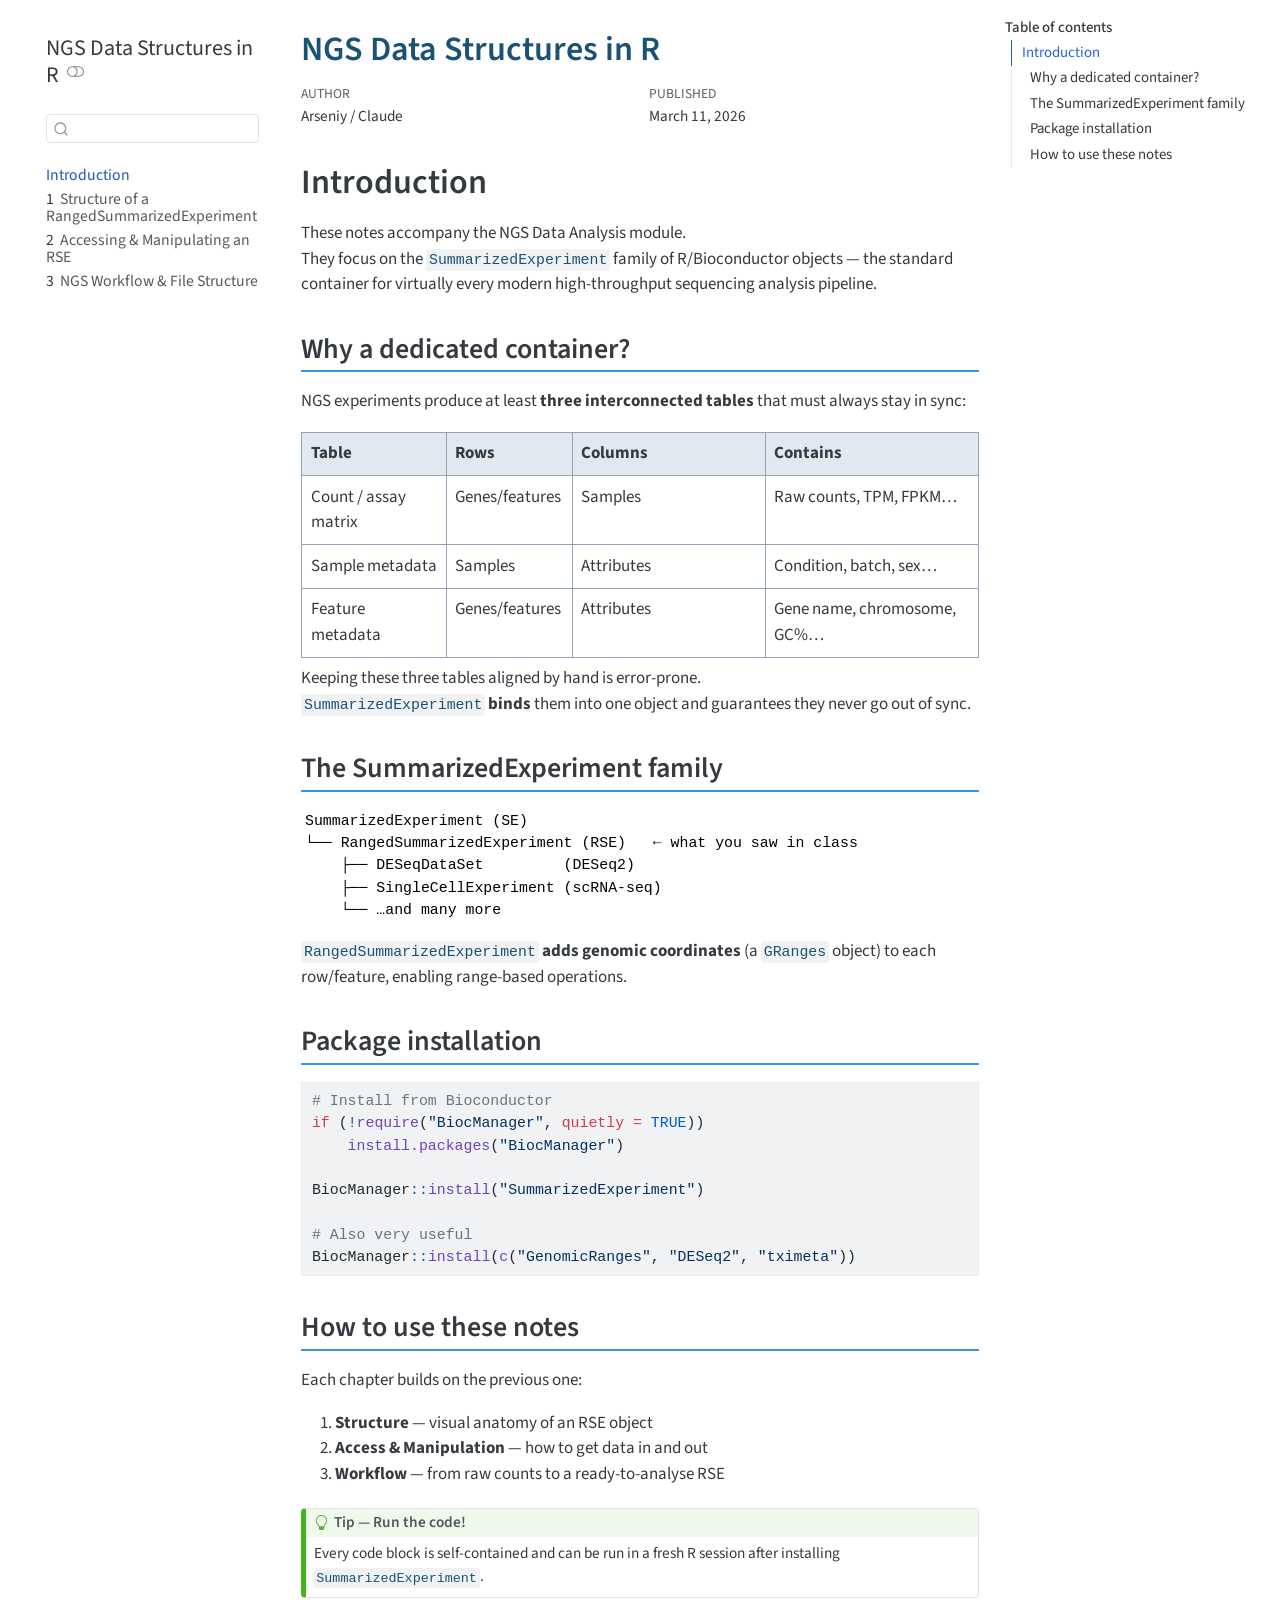
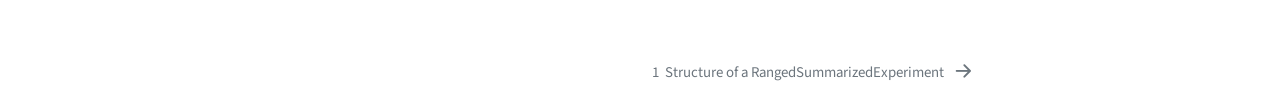
<file: index.html>
<!DOCTYPE html>
<html xmlns="http://www.w3.org/1999/xhtml" lang="en" xml:lang="en"><head>

<meta charset="utf-8">
<meta name="generator" content="quarto-1.8.27">

<meta name="viewport" content="width=device-width, initial-scale=1.0, user-scalable=yes">

<meta name="author" content="Arseniy / Claude">
<meta name="dcterms.date" content="2026-03-11">

<title>NGS Data Structures in R</title>
<style>
code{white-space: pre-wrap;}
span.smallcaps{font-variant: small-caps;}
div.columns{display: flex; gap: min(4vw, 1.5em);}
div.column{flex: auto; overflow-x: auto;}
div.hanging-indent{margin-left: 1.5em; text-indent: -1.5em;}
ul.task-list{list-style: none;}
ul.task-list li input[type="checkbox"] {
  width: 0.8em;
  margin: 0 0.8em 0.2em -1em; /* quarto-specific, see https://github.com/quarto-dev/quarto-cli/issues/4556 */ 
  vertical-align: middle;
}
/* CSS for syntax highlighting */
html { -webkit-text-size-adjust: 100%; }
pre > code.sourceCode { white-space: pre; position: relative; }
pre > code.sourceCode > span { display: inline-block; line-height: 1.25; }
pre > code.sourceCode > span:empty { height: 1.2em; }
.sourceCode { overflow: visible; }
code.sourceCode > span { color: inherit; text-decoration: inherit; }
div.sourceCode { margin: 1em 0; }
pre.sourceCode { margin: 0; }
@media screen {
div.sourceCode { overflow: auto; }
}
@media print {
pre > code.sourceCode { white-space: pre-wrap; }
pre > code.sourceCode > span { text-indent: -5em; padding-left: 5em; }
}
pre.numberSource code
  { counter-reset: source-line 0; }
pre.numberSource code > span
  { position: relative; left: -4em; counter-increment: source-line; }
pre.numberSource code > span > a:first-child::before
  { content: counter(source-line);
    position: relative; left: -1em; text-align: right; vertical-align: baseline;
    border: none; display: inline-block;
    -webkit-touch-callout: none; -webkit-user-select: none;
    -khtml-user-select: none; -moz-user-select: none;
    -ms-user-select: none; user-select: none;
    padding: 0 4px; width: 4em;
  }
pre.numberSource { margin-left: 3em;  padding-left: 4px; }
div.sourceCode
  {   }
@media screen {
pre > code.sourceCode > span > a:first-child::before { text-decoration: underline; }
}
</style>


<script src="site_libs/quarto-nav/quarto-nav.js"></script>
<script src="site_libs/quarto-nav/headroom.min.js"></script>
<script src="site_libs/clipboard/clipboard.min.js"></script>
<script src="site_libs/quarto-search/autocomplete.umd.js"></script>
<script src="site_libs/quarto-search/fuse.min.js"></script>
<script src="site_libs/quarto-search/quarto-search.js"></script>
<meta name="quarto:offset" content="./">
<link href="./structure.html" rel="next">
<script src="site_libs/quarto-html/quarto.js" type="module"></script>
<script src="site_libs/quarto-html/tabsets/tabsets.js" type="module"></script>
<script src="site_libs/quarto-html/axe/axe-check.js" type="module"></script>
<script src="site_libs/quarto-html/popper.min.js"></script>
<script src="site_libs/quarto-html/tippy.umd.min.js"></script>
<script src="site_libs/quarto-html/anchor.min.js"></script>
<link href="site_libs/quarto-html/tippy.css" rel="stylesheet">
<link href="site_libs/quarto-html/quarto-syntax-highlighting-8b4baf804e461d9b72633f0de59a0cac.css" rel="stylesheet" class="quarto-color-scheme" id="quarto-text-highlighting-styles">
<link href="site_libs/quarto-html/quarto-syntax-highlighting-dark-f1aadacce99040138bbb613f9330654f.css" rel="stylesheet" class="quarto-color-scheme quarto-color-alternate" id="quarto-text-highlighting-styles">
<link href="site_libs/quarto-html/quarto-syntax-highlighting-8b4baf804e461d9b72633f0de59a0cac.css" rel="stylesheet" class="quarto-color-scheme-extra" id="quarto-text-highlighting-styles">
<script src="site_libs/bootstrap/bootstrap.min.js"></script>
<link href="site_libs/bootstrap/bootstrap-icons.css" rel="stylesheet">
<link href="site_libs/bootstrap/bootstrap-b5dd4a3d71b3a078c37fb2ee7b3c8dc8.min.css" rel="stylesheet" append-hash="true" class="quarto-color-scheme" id="quarto-bootstrap" data-mode="light">
<link href="site_libs/bootstrap/bootstrap-dark-f71687a9f24ade8682aaea117735bc7c.min.css" rel="stylesheet" append-hash="true" class="quarto-color-scheme quarto-color-alternate" id="quarto-bootstrap" data-mode="dark">
<link href="site_libs/bootstrap/bootstrap-b5dd4a3d71b3a078c37fb2ee7b3c8dc8.min.css" rel="stylesheet" append-hash="true" class="quarto-color-scheme-extra" id="quarto-bootstrap" data-mode="light">
<script id="quarto-search-options" type="application/json">{
  "location": "sidebar",
  "copy-button": false,
  "collapse-after": 3,
  "panel-placement": "start",
  "type": "textbox",
  "limit": 50,
  "keyboard-shortcut": [
    "f",
    "/",
    "s"
  ],
  "show-item-context": false,
  "language": {
    "search-no-results-text": "No results",
    "search-matching-documents-text": "matching documents",
    "search-copy-link-title": "Copy link to search",
    "search-hide-matches-text": "Hide additional matches",
    "search-more-match-text": "more match in this document",
    "search-more-matches-text": "more matches in this document",
    "search-clear-button-title": "Clear",
    "search-text-placeholder": "",
    "search-detached-cancel-button-title": "Cancel",
    "search-submit-button-title": "Submit",
    "search-label": "Search"
  }
}</script>
<style>html{ scroll-behavior: smooth; }</style>


<link rel="stylesheet" href="custom.css">
</head>

<body class="nav-sidebar floating quarto-light"><script id="quarto-html-before-body" type="application/javascript">
    const toggleBodyColorMode = (bsSheetEl) => {
      const mode = bsSheetEl.getAttribute("data-mode");
      const bodyEl = window.document.querySelector("body");
      if (mode === "dark") {
        bodyEl.classList.add("quarto-dark");
        bodyEl.classList.remove("quarto-light");
      } else {
        bodyEl.classList.add("quarto-light");
        bodyEl.classList.remove("quarto-dark");
      }
    }
    const toggleBodyColorPrimary = () => {
      const bsSheetEl = window.document.querySelector("link#quarto-bootstrap:not([rel=disabled-stylesheet])");
      if (bsSheetEl) {
        toggleBodyColorMode(bsSheetEl);
      }
    }
    const setColorSchemeToggle = (alternate) => {
      const toggles = window.document.querySelectorAll('.quarto-color-scheme-toggle');
      for (let i=0; i < toggles.length; i++) {
        const toggle = toggles[i];
        if (toggle) {
          if (alternate) {
            toggle.classList.add("alternate");
          } else {
            toggle.classList.remove("alternate");
          }
        }
      }
    };
    const toggleColorMode = (alternate) => {
      // Switch the stylesheets
      const primaryStylesheets = window.document.querySelectorAll('link.quarto-color-scheme:not(.quarto-color-alternate)');
      const alternateStylesheets = window.document.querySelectorAll('link.quarto-color-scheme.quarto-color-alternate');
      manageTransitions('#quarto-margin-sidebar .nav-link', false);
      if (alternate) {
        // note: dark is layered on light, we don't disable primary!
        enableStylesheet(alternateStylesheets);
        for (const sheetNode of alternateStylesheets) {
          if (sheetNode.id === "quarto-bootstrap") {
            toggleBodyColorMode(sheetNode);
          }
        }
      } else {
        disableStylesheet(alternateStylesheets);
        enableStylesheet(primaryStylesheets)
        toggleBodyColorPrimary();
      }
      manageTransitions('#quarto-margin-sidebar .nav-link', true);
      // Switch the toggles
      setColorSchemeToggle(alternate)
      // Hack to workaround the fact that safari doesn't
      // properly recolor the scrollbar when toggling (#1455)
      if (navigator.userAgent.indexOf('Safari') > 0 && navigator.userAgent.indexOf('Chrome') == -1) {
        manageTransitions("body", false);
        window.scrollTo(0, 1);
        setTimeout(() => {
          window.scrollTo(0, 0);
          manageTransitions("body", true);
        }, 40);
      }
    }
    const disableStylesheet = (stylesheets) => {
      for (let i=0; i < stylesheets.length; i++) {
        const stylesheet = stylesheets[i];
        stylesheet.rel = 'disabled-stylesheet';
      }
    }
    const enableStylesheet = (stylesheets) => {
      for (let i=0; i < stylesheets.length; i++) {
        const stylesheet = stylesheets[i];
        if(stylesheet.rel !== 'stylesheet') { // for Chrome, which will still FOUC without this check
          stylesheet.rel = 'stylesheet';
        }
      }
    }
    const manageTransitions = (selector, allowTransitions) => {
      const els = window.document.querySelectorAll(selector);
      for (let i=0; i < els.length; i++) {
        const el = els[i];
        if (allowTransitions) {
          el.classList.remove('notransition');
        } else {
          el.classList.add('notransition');
        }
      }
    }
    const isFileUrl = () => {
      return window.location.protocol === 'file:';
    }
    const hasAlternateSentinel = () => {
      let styleSentinel = getColorSchemeSentinel();
      if (styleSentinel !== null) {
        return styleSentinel === "alternate";
      } else {
        return false;
      }
    }
    const setStyleSentinel = (alternate) => {
      const value = alternate ? "alternate" : "default";
      if (!isFileUrl()) {
        window.localStorage.setItem("quarto-color-scheme", value);
      } else {
        localAlternateSentinel = value;
      }
    }
    const getColorSchemeSentinel = () => {
      if (!isFileUrl()) {
        const storageValue = window.localStorage.getItem("quarto-color-scheme");
        return storageValue != null ? storageValue : localAlternateSentinel;
      } else {
        return localAlternateSentinel;
      }
    }
    const toggleGiscusIfUsed = (isAlternate, darkModeDefault) => {
      const baseTheme = document.querySelector('#giscus-base-theme')?.value ?? 'light';
      const alternateTheme = document.querySelector('#giscus-alt-theme')?.value ?? 'dark';
      let newTheme = '';
      if(authorPrefersDark) {
        newTheme = isAlternate ? baseTheme : alternateTheme;
      } else {
        newTheme = isAlternate ? alternateTheme : baseTheme;
      }
      const changeGiscusTheme = () => {
        // From: https://github.com/giscus/giscus/issues/336
        const sendMessage = (message) => {
          const iframe = document.querySelector('iframe.giscus-frame');
          if (!iframe) return;
          iframe.contentWindow.postMessage({ giscus: message }, 'https://giscus.app');
        }
        sendMessage({
          setConfig: {
            theme: newTheme
          }
        });
      }
      const isGiscussLoaded = window.document.querySelector('iframe.giscus-frame') !== null;
      if (isGiscussLoaded) {
        changeGiscusTheme();
      }
    };
    const authorPrefersDark = false;
    const darkModeDefault = authorPrefersDark;
      document.querySelector('link#quarto-text-highlighting-styles.quarto-color-scheme-extra').rel = 'disabled-stylesheet';
      document.querySelector('link#quarto-bootstrap.quarto-color-scheme-extra').rel = 'disabled-stylesheet';
    let localAlternateSentinel = darkModeDefault ? 'alternate' : 'default';
    // Dark / light mode switch
    window.quartoToggleColorScheme = () => {
      // Read the current dark / light value
      let toAlternate = !hasAlternateSentinel();
      toggleColorMode(toAlternate);
      setStyleSentinel(toAlternate);
      toggleGiscusIfUsed(toAlternate, darkModeDefault);
      window.dispatchEvent(new Event('resize'));
    };
    // Switch to dark mode if need be
    if (hasAlternateSentinel()) {
      toggleColorMode(true);
    } else {
      toggleColorMode(false);
    }
  </script>

<div id="quarto-search-results"></div>
  <header id="quarto-header" class="headroom fixed-top">
  <nav class="quarto-secondary-nav">
    <div class="container-fluid d-flex">
      <button type="button" class="quarto-btn-toggle btn" data-bs-toggle="collapse" role="button" data-bs-target=".quarto-sidebar-collapse-item" aria-controls="quarto-sidebar" aria-expanded="false" aria-label="Toggle sidebar navigation" onclick="if (window.quartoToggleHeadroom) { window.quartoToggleHeadroom(); }">
        <i class="bi bi-layout-text-sidebar-reverse"></i>
      </button>
        <nav class="quarto-page-breadcrumbs" aria-label="breadcrumb"><ol class="breadcrumb"><li class="breadcrumb-item"><a href="./index.html">Introduction</a></li></ol></nav>
        <a class="flex-grow-1" role="navigation" data-bs-toggle="collapse" data-bs-target=".quarto-sidebar-collapse-item" aria-controls="quarto-sidebar" aria-expanded="false" aria-label="Toggle sidebar navigation" onclick="if (window.quartoToggleHeadroom) { window.quartoToggleHeadroom(); }">      
        </a>
      <button type="button" class="btn quarto-search-button" aria-label="Search" onclick="window.quartoOpenSearch();">
        <i class="bi bi-search"></i>
      </button>
    </div>
  </nav>
</header>
<!-- content -->
<div id="quarto-content" class="quarto-container page-columns page-rows-contents page-layout-article">
<!-- sidebar -->
  <nav id="quarto-sidebar" class="sidebar collapse collapse-horizontal quarto-sidebar-collapse-item sidebar-navigation floating overflow-auto">
    <div class="pt-lg-2 mt-2 text-left sidebar-header">
    <div class="sidebar-title mb-0 py-0">
      <a href="./">NGS Data Structures in R</a> 
        <div class="sidebar-tools-main">
  <a href="" class="quarto-color-scheme-toggle quarto-navigation-tool  px-1" onclick="window.quartoToggleColorScheme(); return false;" title="Toggle dark mode"><i class="bi"></i></a>
</div>
    </div>
      </div>
        <div class="mt-2 flex-shrink-0 align-items-center">
        <div class="sidebar-search">
        <div id="quarto-search" class="" title="Search"></div>
        </div>
        </div>
    <div class="sidebar-menu-container"> 
    <ul class="list-unstyled mt-1">
        <li class="sidebar-item">
  <div class="sidebar-item-container"> 
  <a href="./index.html" class="sidebar-item-text sidebar-link active">
 <span class="menu-text">Introduction</span></a>
  </div>
</li>
        <li class="sidebar-item">
  <div class="sidebar-item-container"> 
  <a href="./structure.html" class="sidebar-item-text sidebar-link">
 <span class="menu-text"><span class="chapter-number">1</span>&nbsp; <span class="chapter-title">Structure of a RangedSummarizedExperiment</span></span></a>
  </div>
</li>
        <li class="sidebar-item">
  <div class="sidebar-item-container"> 
  <a href="./access.html" class="sidebar-item-text sidebar-link">
 <span class="menu-text"><span class="chapter-number">2</span>&nbsp; <span class="chapter-title">Accessing &amp; Manipulating an RSE</span></span></a>
  </div>
</li>
        <li class="sidebar-item">
  <div class="sidebar-item-container"> 
  <a href="./workflow.html" class="sidebar-item-text sidebar-link">
 <span class="menu-text"><span class="chapter-number">3</span>&nbsp; <span class="chapter-title">NGS Workflow &amp; File Structure</span></span></a>
  </div>
</li>
    </ul>
    </div>
</nav>
<div id="quarto-sidebar-glass" class="quarto-sidebar-collapse-item" data-bs-toggle="collapse" data-bs-target=".quarto-sidebar-collapse-item"></div>
<!-- margin-sidebar -->
    <div id="quarto-margin-sidebar" class="sidebar margin-sidebar">
        <nav id="TOC" role="doc-toc" class="toc-active">
    <h2 id="toc-title">Table of contents</h2>
   
  <ul>
  <li><a href="#introduction" id="toc-introduction" class="nav-link active" data-scroll-target="#introduction">Introduction</a>
  <ul class="collapse">
  <li><a href="#why-a-dedicated-container" id="toc-why-a-dedicated-container" class="nav-link" data-scroll-target="#why-a-dedicated-container">Why a dedicated container?</a></li>
  <li><a href="#the-summarizedexperiment-family" id="toc-the-summarizedexperiment-family" class="nav-link" data-scroll-target="#the-summarizedexperiment-family">The SummarizedExperiment family</a></li>
  <li><a href="#package-installation" id="toc-package-installation" class="nav-link" data-scroll-target="#package-installation">Package installation</a></li>
  <li><a href="#how-to-use-these-notes" id="toc-how-to-use-these-notes" class="nav-link" data-scroll-target="#how-to-use-these-notes">How to use these notes</a></li>
  </ul></li>
  </ul>
</nav>
    </div>
<!-- main -->
<main class="content" id="quarto-document-content">


<header id="title-block-header" class="quarto-title-block default">
<div class="quarto-title">
<h1 class="title">NGS Data Structures in R</h1>
</div>



<div class="quarto-title-meta">

    <div>
    <div class="quarto-title-meta-heading">Author</div>
    <div class="quarto-title-meta-contents">
             <p>Arseniy / Claude </p>
          </div>
  </div>
    
    <div>
    <div class="quarto-title-meta-heading">Published</div>
    <div class="quarto-title-meta-contents">
      <p class="date">March 11, 2026</p>
    </div>
  </div>
  
    
  </div>
  


</header>


<section id="introduction" class="level1 unnumbered">
<h1 class="unnumbered">Introduction</h1>
<p>These notes accompany the NGS Data Analysis module.<br>
They focus on the <strong><code>SummarizedExperiment</code></strong> family of R/Bioconductor objects — the standard container for virtually every modern high-throughput sequencing analysis pipeline.</p>
<section id="why-a-dedicated-container" class="level2">
<h2 class="anchored" data-anchor-id="why-a-dedicated-container">Why a dedicated container?</h2>
<p>NGS experiments produce at least <strong>three interconnected tables</strong> that must always stay in sync:</p>
<table class="caption-top table">
<colgroup>
<col style="width: 21%">
<col style="width: 18%">
<col style="width: 28%">
<col style="width: 31%">
</colgroup>
<thead>
<tr class="header">
<th>Table</th>
<th>Rows</th>
<th>Columns</th>
<th>Contains</th>
</tr>
</thead>
<tbody>
<tr class="odd">
<td>Count / assay matrix</td>
<td>Genes/features</td>
<td>Samples</td>
<td>Raw counts, TPM, FPKM…</td>
</tr>
<tr class="even">
<td>Sample metadata</td>
<td>Samples</td>
<td>Attributes</td>
<td>Condition, batch, sex…</td>
</tr>
<tr class="odd">
<td>Feature metadata</td>
<td>Genes/features</td>
<td>Attributes</td>
<td>Gene name, chromosome, GC%…</td>
</tr>
</tbody>
</table>
<p>Keeping these three tables aligned by hand is error-prone.<br>
<code>SummarizedExperiment</code> <strong>binds</strong> them into one object and guarantees they never go out of sync.</p>
</section>
<section id="the-summarizedexperiment-family" class="level2">
<h2 class="anchored" data-anchor-id="the-summarizedexperiment-family">The SummarizedExperiment family</h2>
<pre><code>SummarizedExperiment (SE)
└── RangedSummarizedExperiment (RSE)   ← what you saw in class
    ├── DESeqDataSet         (DESeq2)
    ├── SingleCellExperiment (scRNA-seq)
    └── …and many more</code></pre>
<p><code>RangedSummarizedExperiment</code> <strong>adds genomic coordinates</strong> (a <code>GRanges</code> object) to each row/feature, enabling range-based operations.</p>
</section>
<section id="package-installation" class="level2">
<h2 class="anchored" data-anchor-id="package-installation">Package installation</h2>
<div class="code-copy-outer-scaffold"><div class="sourceCode" id="cb2"><pre class="sourceCode r code-with-copy"><code class="sourceCode r"><span id="cb2-1"><a href="#cb2-1" aria-hidden="true" tabindex="-1"></a><span class="co"># Install from Bioconductor</span></span>
<span id="cb2-2"><a href="#cb2-2" aria-hidden="true" tabindex="-1"></a><span class="cf">if</span> (<span class="sc">!</span><span class="fu">require</span>(<span class="st">"BiocManager"</span>, <span class="at">quietly =</span> <span class="cn">TRUE</span>))</span>
<span id="cb2-3"><a href="#cb2-3" aria-hidden="true" tabindex="-1"></a>    <span class="fu">install.packages</span>(<span class="st">"BiocManager"</span>)</span>
<span id="cb2-4"><a href="#cb2-4" aria-hidden="true" tabindex="-1"></a></span>
<span id="cb2-5"><a href="#cb2-5" aria-hidden="true" tabindex="-1"></a>BiocManager<span class="sc">::</span><span class="fu">install</span>(<span class="st">"SummarizedExperiment"</span>)</span>
<span id="cb2-6"><a href="#cb2-6" aria-hidden="true" tabindex="-1"></a></span>
<span id="cb2-7"><a href="#cb2-7" aria-hidden="true" tabindex="-1"></a><span class="co"># Also very useful</span></span>
<span id="cb2-8"><a href="#cb2-8" aria-hidden="true" tabindex="-1"></a>BiocManager<span class="sc">::</span><span class="fu">install</span>(<span class="fu">c</span>(<span class="st">"GenomicRanges"</span>, <span class="st">"DESeq2"</span>, <span class="st">"tximeta"</span>))</span></code></pre></div><button title="Copy to Clipboard" class="code-copy-button"><i class="bi"></i></button></div>
</section>
<section id="how-to-use-these-notes" class="level2">
<h2 class="anchored" data-anchor-id="how-to-use-these-notes">How to use these notes</h2>
<p>Each chapter builds on the previous one:</p>
<ol type="1">
<li><strong>Structure</strong> — visual anatomy of an RSE object</li>
<li><strong>Access &amp; Manipulation</strong> — how to get data in and out</li>
<li><strong>Workflow</strong> — from raw counts to a ready-to-analyse RSE</li>
</ol>
<div class="callout callout-style-default callout-tip callout-titled">
<div class="callout-header d-flex align-content-center">
<div class="callout-icon-container">
<i class="callout-icon"></i>
</div>
<div class="callout-title-container flex-fill">
<span class="screen-reader-only">Tip</span>Tip — Run the code!
</div>
</div>
<div class="callout-body-container callout-body">
<p>Every code block is self-contained and can be run in a fresh R session after installing <code>SummarizedExperiment</code>.</p>
</div>
</div>


</section>
</section>

</main> <!-- /main -->
<script id="quarto-html-after-body" type="application/javascript">
  window.document.addEventListener("DOMContentLoaded", function (event) {
    // Ensure there is a toggle, if there isn't float one in the top right
    if (window.document.querySelector('.quarto-color-scheme-toggle') === null) {
      const a = window.document.createElement('a');
      a.classList.add('top-right');
      a.classList.add('quarto-color-scheme-toggle');
      a.href = "";
      a.onclick = function() { try { window.quartoToggleColorScheme(); } catch {} return false; };
      const i = window.document.createElement("i");
      i.classList.add('bi');
      a.appendChild(i);
      window.document.body.appendChild(a);
    }
    setColorSchemeToggle(hasAlternateSentinel())
    const icon = "";
    const anchorJS = new window.AnchorJS();
    anchorJS.options = {
      placement: 'right',
      icon: icon
    };
    anchorJS.add('.anchored');
    const isCodeAnnotation = (el) => {
      for (const clz of el.classList) {
        if (clz.startsWith('code-annotation-')) {                     
          return true;
        }
      }
      return false;
    }
    const onCopySuccess = function(e) {
      // button target
      const button = e.trigger;
      // don't keep focus
      button.blur();
      // flash "checked"
      button.classList.add('code-copy-button-checked');
      var currentTitle = button.getAttribute("title");
      button.setAttribute("title", "Copied!");
      let tooltip;
      if (window.bootstrap) {
        button.setAttribute("data-bs-toggle", "tooltip");
        button.setAttribute("data-bs-placement", "left");
        button.setAttribute("data-bs-title", "Copied!");
        tooltip = new bootstrap.Tooltip(button, 
          { trigger: "manual", 
            customClass: "code-copy-button-tooltip",
            offset: [0, -8]});
        tooltip.show();    
      }
      setTimeout(function() {
        if (tooltip) {
          tooltip.hide();
          button.removeAttribute("data-bs-title");
          button.removeAttribute("data-bs-toggle");
          button.removeAttribute("data-bs-placement");
        }
        button.setAttribute("title", currentTitle);
        button.classList.remove('code-copy-button-checked');
      }, 1000);
      // clear code selection
      e.clearSelection();
    }
    const getTextToCopy = function(trigger) {
      const outerScaffold = trigger.parentElement.cloneNode(true);
      const codeEl = outerScaffold.querySelector('code');
      for (const childEl of codeEl.children) {
        if (isCodeAnnotation(childEl)) {
          childEl.remove();
        }
      }
      return codeEl.innerText;
    }
    const clipboard = new window.ClipboardJS('.code-copy-button:not([data-in-quarto-modal])', {
      text: getTextToCopy
    });
    clipboard.on('success', onCopySuccess);
    if (window.document.getElementById('quarto-embedded-source-code-modal')) {
      const clipboardModal = new window.ClipboardJS('.code-copy-button[data-in-quarto-modal]', {
        text: getTextToCopy,
        container: window.document.getElementById('quarto-embedded-source-code-modal')
      });
      clipboardModal.on('success', onCopySuccess);
    }
      var localhostRegex = new RegExp(/^(?:http|https):\/\/localhost\:?[0-9]*\//);
      var mailtoRegex = new RegExp(/^mailto:/);
        var filterRegex = new RegExp('/' + window.location.host + '/');
      var isInternal = (href) => {
          return filterRegex.test(href) || localhostRegex.test(href) || mailtoRegex.test(href);
      }
      // Inspect non-navigation links and adorn them if external
     var links = window.document.querySelectorAll('a[href]:not(.nav-link):not(.navbar-brand):not(.toc-action):not(.sidebar-link):not(.sidebar-item-toggle):not(.pagination-link):not(.no-external):not([aria-hidden]):not(.dropdown-item):not(.quarto-navigation-tool):not(.about-link)');
      for (var i=0; i<links.length; i++) {
        const link = links[i];
        if (!isInternal(link.href)) {
          // undo the damage that might have been done by quarto-nav.js in the case of
          // links that we want to consider external
          if (link.dataset.originalHref !== undefined) {
            link.href = link.dataset.originalHref;
          }
        }
      }
    function tippyHover(el, contentFn, onTriggerFn, onUntriggerFn) {
      const config = {
        allowHTML: true,
        maxWidth: 500,
        delay: 100,
        arrow: false,
        appendTo: function(el) {
            return el.parentElement;
        },
        interactive: true,
        interactiveBorder: 10,
        theme: 'quarto',
        placement: 'bottom-start',
      };
      if (contentFn) {
        config.content = contentFn;
      }
      if (onTriggerFn) {
        config.onTrigger = onTriggerFn;
      }
      if (onUntriggerFn) {
        config.onUntrigger = onUntriggerFn;
      }
      window.tippy(el, config); 
    }
    const noterefs = window.document.querySelectorAll('a[role="doc-noteref"]');
    for (var i=0; i<noterefs.length; i++) {
      const ref = noterefs[i];
      tippyHover(ref, function() {
        // use id or data attribute instead here
        let href = ref.getAttribute('data-footnote-href') || ref.getAttribute('href');
        try { href = new URL(href).hash; } catch {}
        const id = href.replace(/^#\/?/, "");
        const note = window.document.getElementById(id);
        if (note) {
          return note.innerHTML;
        } else {
          return "";
        }
      });
    }
    const xrefs = window.document.querySelectorAll('a.quarto-xref');
    const processXRef = (id, note) => {
      // Strip column container classes
      const stripColumnClz = (el) => {
        el.classList.remove("page-full", "page-columns");
        if (el.children) {
          for (const child of el.children) {
            stripColumnClz(child);
          }
        }
      }
      stripColumnClz(note)
      if (id === null || id.startsWith('sec-')) {
        // Special case sections, only their first couple elements
        const container = document.createElement("div");
        if (note.children && note.children.length > 2) {
          container.appendChild(note.children[0].cloneNode(true));
          for (let i = 1; i < note.children.length; i++) {
            const child = note.children[i];
            if (child.tagName === "P" && child.innerText === "") {
              continue;
            } else {
              container.appendChild(child.cloneNode(true));
              break;
            }
          }
          if (window.Quarto?.typesetMath) {
            window.Quarto.typesetMath(container);
          }
          return container.innerHTML
        } else {
          if (window.Quarto?.typesetMath) {
            window.Quarto.typesetMath(note);
          }
          return note.innerHTML;
        }
      } else {
        // Remove any anchor links if they are present
        const anchorLink = note.querySelector('a.anchorjs-link');
        if (anchorLink) {
          anchorLink.remove();
        }
        if (window.Quarto?.typesetMath) {
          window.Quarto.typesetMath(note);
        }
        if (note.classList.contains("callout")) {
          return note.outerHTML;
        } else {
          return note.innerHTML;
        }
      }
    }
    for (var i=0; i<xrefs.length; i++) {
      const xref = xrefs[i];
      tippyHover(xref, undefined, function(instance) {
        instance.disable();
        let url = xref.getAttribute('href');
        let hash = undefined; 
        if (url.startsWith('#')) {
          hash = url;
        } else {
          try { hash = new URL(url).hash; } catch {}
        }
        if (hash) {
          const id = hash.replace(/^#\/?/, "");
          const note = window.document.getElementById(id);
          if (note !== null) {
            try {
              const html = processXRef(id, note.cloneNode(true));
              instance.setContent(html);
            } finally {
              instance.enable();
              instance.show();
            }
          } else {
            // See if we can fetch this
            fetch(url.split('#')[0])
            .then(res => res.text())
            .then(html => {
              const parser = new DOMParser();
              const htmlDoc = parser.parseFromString(html, "text/html");
              const note = htmlDoc.getElementById(id);
              if (note !== null) {
                const html = processXRef(id, note);
                instance.setContent(html);
              } 
            }).finally(() => {
              instance.enable();
              instance.show();
            });
          }
        } else {
          // See if we can fetch a full url (with no hash to target)
          // This is a special case and we should probably do some content thinning / targeting
          fetch(url)
          .then(res => res.text())
          .then(html => {
            const parser = new DOMParser();
            const htmlDoc = parser.parseFromString(html, "text/html");
            const note = htmlDoc.querySelector('main.content');
            if (note !== null) {
              // This should only happen for chapter cross references
              // (since there is no id in the URL)
              // remove the first header
              if (note.children.length > 0 && note.children[0].tagName === "HEADER") {
                note.children[0].remove();
              }
              const html = processXRef(null, note);
              instance.setContent(html);
            } 
          }).finally(() => {
            instance.enable();
            instance.show();
          });
        }
      }, function(instance) {
      });
    }
        let selectedAnnoteEl;
        const selectorForAnnotation = ( cell, annotation) => {
          let cellAttr = 'data-code-cell="' + cell + '"';
          let lineAttr = 'data-code-annotation="' +  annotation + '"';
          const selector = 'span[' + cellAttr + '][' + lineAttr + ']';
          return selector;
        }
        const selectCodeLines = (annoteEl) => {
          const doc = window.document;
          const targetCell = annoteEl.getAttribute("data-target-cell");
          const targetAnnotation = annoteEl.getAttribute("data-target-annotation");
          const annoteSpan = window.document.querySelector(selectorForAnnotation(targetCell, targetAnnotation));
          const lines = annoteSpan.getAttribute("data-code-lines").split(",");
          const lineIds = lines.map((line) => {
            return targetCell + "-" + line;
          })
          let top = null;
          let height = null;
          let parent = null;
          if (lineIds.length > 0) {
              //compute the position of the single el (top and bottom and make a div)
              const el = window.document.getElementById(lineIds[0]);
              top = el.offsetTop;
              height = el.offsetHeight;
              parent = el.parentElement.parentElement;
            if (lineIds.length > 1) {
              const lastEl = window.document.getElementById(lineIds[lineIds.length - 1]);
              const bottom = lastEl.offsetTop + lastEl.offsetHeight;
              height = bottom - top;
            }
            if (top !== null && height !== null && parent !== null) {
              // cook up a div (if necessary) and position it 
              let div = window.document.getElementById("code-annotation-line-highlight");
              if (div === null) {
                div = window.document.createElement("div");
                div.setAttribute("id", "code-annotation-line-highlight");
                div.style.position = 'absolute';
                parent.appendChild(div);
              }
              div.style.top = top - 2 + "px";
              div.style.height = height + 4 + "px";
              div.style.left = 0;
              let gutterDiv = window.document.getElementById("code-annotation-line-highlight-gutter");
              if (gutterDiv === null) {
                gutterDiv = window.document.createElement("div");
                gutterDiv.setAttribute("id", "code-annotation-line-highlight-gutter");
                gutterDiv.style.position = 'absolute';
                const codeCell = window.document.getElementById(targetCell);
                const gutter = codeCell.querySelector('.code-annotation-gutter');
                gutter.appendChild(gutterDiv);
              }
              gutterDiv.style.top = top - 2 + "px";
              gutterDiv.style.height = height + 4 + "px";
            }
            selectedAnnoteEl = annoteEl;
          }
        };
        const unselectCodeLines = () => {
          const elementsIds = ["code-annotation-line-highlight", "code-annotation-line-highlight-gutter"];
          elementsIds.forEach((elId) => {
            const div = window.document.getElementById(elId);
            if (div) {
              div.remove();
            }
          });
          selectedAnnoteEl = undefined;
        };
          // Handle positioning of the toggle
      window.addEventListener(
        "resize",
        throttle(() => {
          elRect = undefined;
          if (selectedAnnoteEl) {
            selectCodeLines(selectedAnnoteEl);
          }
        }, 10)
      );
      function throttle(fn, ms) {
      let throttle = false;
      let timer;
        return (...args) => {
          if(!throttle) { // first call gets through
              fn.apply(this, args);
              throttle = true;
          } else { // all the others get throttled
              if(timer) clearTimeout(timer); // cancel #2
              timer = setTimeout(() => {
                fn.apply(this, args);
                timer = throttle = false;
              }, ms);
          }
        };
      }
        // Attach click handler to the DT
        const annoteDls = window.document.querySelectorAll('dt[data-target-cell]');
        for (const annoteDlNode of annoteDls) {
          annoteDlNode.addEventListener('click', (event) => {
            const clickedEl = event.target;
            if (clickedEl !== selectedAnnoteEl) {
              unselectCodeLines();
              const activeEl = window.document.querySelector('dt[data-target-cell].code-annotation-active');
              if (activeEl) {
                activeEl.classList.remove('code-annotation-active');
              }
              selectCodeLines(clickedEl);
              clickedEl.classList.add('code-annotation-active');
            } else {
              // Unselect the line
              unselectCodeLines();
              clickedEl.classList.remove('code-annotation-active');
            }
          });
        }
    const findCites = (el) => {
      const parentEl = el.parentElement;
      if (parentEl) {
        const cites = parentEl.dataset.cites;
        if (cites) {
          return {
            el,
            cites: cites.split(' ')
          };
        } else {
          return findCites(el.parentElement)
        }
      } else {
        return undefined;
      }
    };
    var bibliorefs = window.document.querySelectorAll('a[role="doc-biblioref"]');
    for (var i=0; i<bibliorefs.length; i++) {
      const ref = bibliorefs[i];
      const citeInfo = findCites(ref);
      if (citeInfo) {
        tippyHover(citeInfo.el, function() {
          var popup = window.document.createElement('div');
          citeInfo.cites.forEach(function(cite) {
            var citeDiv = window.document.createElement('div');
            citeDiv.classList.add('hanging-indent');
            citeDiv.classList.add('csl-entry');
            var biblioDiv = window.document.getElementById('ref-' + cite);
            if (biblioDiv) {
              citeDiv.innerHTML = biblioDiv.innerHTML;
            }
            popup.appendChild(citeDiv);
          });
          return popup.innerHTML;
        });
      }
    }
  });
  </script>
<nav class="page-navigation">
  <div class="nav-page nav-page-previous">
  </div>
  <div class="nav-page nav-page-next">
      <a href="./structure.html" class="pagination-link" aria-label="Structure of a RangedSummarizedExperiment">
        <span class="nav-page-text"><span class="chapter-number">1</span>&nbsp; <span class="chapter-title">Structure of a RangedSummarizedExperiment</span></span> <i class="bi bi-arrow-right-short"></i>
      </a>
  </div>
</nav>
</div> <!-- /content -->




<script src="site_libs/quarto-html/zenscroll-min.js"></script>
</body></html>
</file>
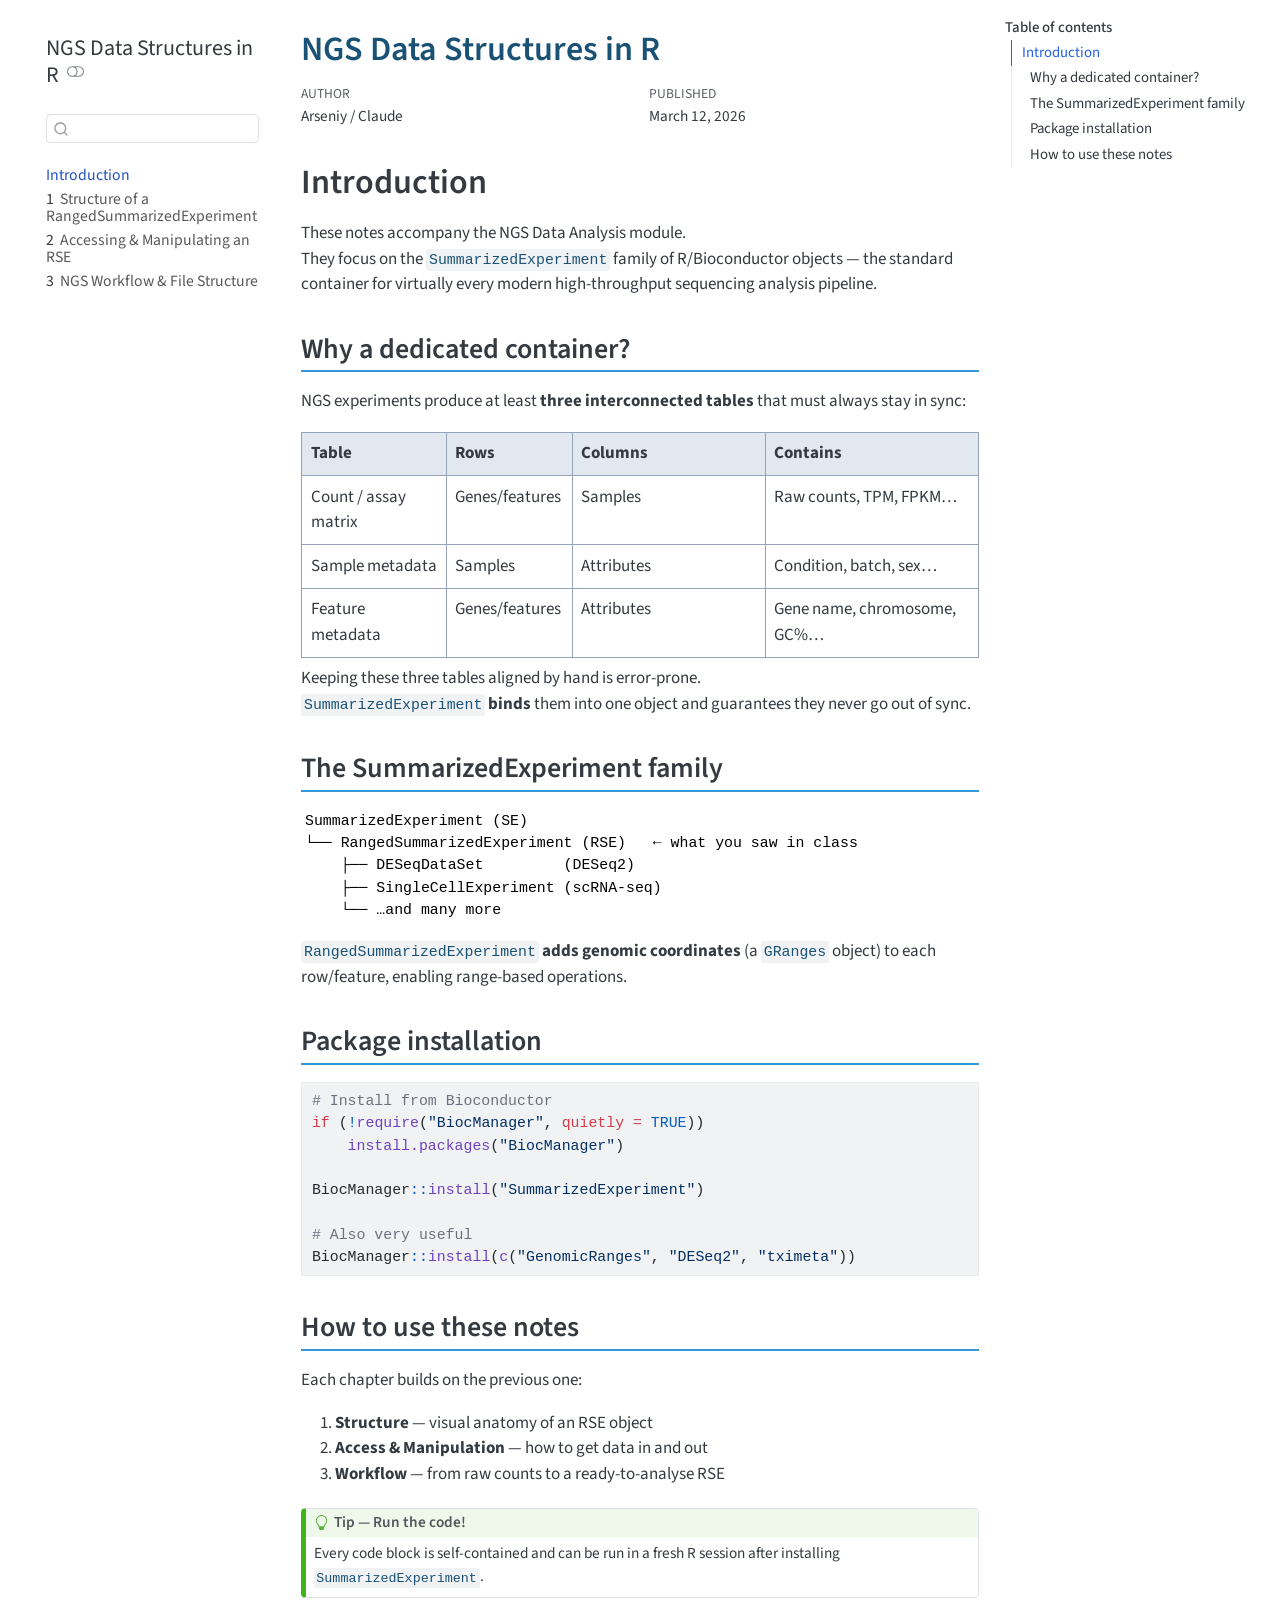
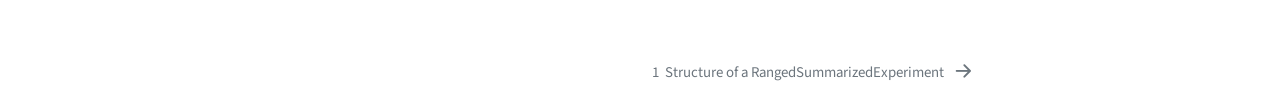
<file: docs/index.html>
<!DOCTYPE html>
<html xmlns="http://www.w3.org/1999/xhtml" lang="en" xml:lang="en"><head>

<meta charset="utf-8">
<meta name="generator" content="quarto-1.9.32">

<meta name="viewport" content="width=device-width, initial-scale=1.0, user-scalable=yes">

<meta name="author" content="Arseniy / Claude">
<meta name="dcterms.date" content="2026-03-12">

<title>NGS Data Structures in R</title>
<style>
/* Default styles provided by pandoc.
** See https://pandoc.org/MANUAL.html#variables-for-html for config info.
*/
code{white-space: pre-wrap;}
span.smallcaps{font-variant: small-caps;}
div.columns{display: flex; gap: min(4vw, 1.5em);}
div.column{flex: auto; overflow-x: auto;}
div.hanging-indent{margin-left: 1.5em; text-indent: -1.5em;}
ul.task-list{list-style: none;}
ul.task-list li input[type="checkbox"] {
  width: 0.8em;
  margin: 0 0.8em 0.2em -1em; /* quarto-specific, see https://github.com/quarto-dev/quarto-cli/issues/4556 */ 
  vertical-align: middle;
}
/* CSS for syntax highlighting */
html { -webkit-text-size-adjust: 100%; }
pre > code.sourceCode { white-space: pre; position: relative; }
pre > code.sourceCode > span { display: inline-block; line-height: 1.25; }
pre > code.sourceCode > span:empty { height: 1.2em; }
.sourceCode { overflow: visible; }
code.sourceCode > span { color: inherit; text-decoration: inherit; }
div.sourceCode { margin: 1em 0; }
pre.sourceCode { margin: 0; }
@media screen {
div.sourceCode { overflow: auto; }
}
@media print {
pre > code.sourceCode { white-space: pre-wrap; }
pre > code.sourceCode > span { text-indent: -5em; padding-left: 5em; }
}
pre.numberSource code
  { counter-reset: source-line 0; }
pre.numberSource code > span
  { position: relative; left: -4em; counter-increment: source-line; }
pre.numberSource code > span > a:first-child::before
  { content: counter(source-line);
    position: relative; left: -1em; text-align: right; vertical-align: baseline;
    border: none; display: inline-block;
    -webkit-touch-callout: none; -webkit-user-select: none;
    -khtml-user-select: none; -moz-user-select: none;
    -ms-user-select: none; user-select: none;
    padding: 0 4px; width: 4em;
  }
pre.numberSource { margin-left: 3em;  padding-left: 4px; }
div.sourceCode
  {   }
@media screen {
pre > code.sourceCode > span > a:first-child::before { text-decoration: underline; }
}
</style>


<script src="site_libs/quarto-nav/quarto-nav.js"></script>
<script src="site_libs/quarto-nav/headroom.min.js"></script>
<script src="site_libs/clipboard/clipboard.min.js"></script>
<script src="site_libs/quarto-search/autocomplete.umd.js"></script>
<script src="site_libs/quarto-search/fuse.min.js"></script>
<script src="site_libs/quarto-search/quarto-search.js"></script>
<meta name="quarto:offset" content="./">
<link href="./structure.html" rel="next">
<script src="site_libs/quarto-html/quarto.js" type="module"></script>
<script src="site_libs/quarto-html/tabsets/tabsets.js" type="module"></script>
<script src="site_libs/quarto-html/popper.min.js"></script>
<script src="site_libs/quarto-html/tippy.umd.min.js"></script>
<script src="site_libs/quarto-html/anchor.min.js"></script>
<link href="site_libs/quarto-html/tippy.css" rel="stylesheet">
<link href="site_libs/quarto-html/quarto-syntax-highlighting-78d360bbbb051b54ba6524039cd92434.css" rel="stylesheet" class="quarto-color-scheme" id="quarto-text-highlighting-styles">
<link href="site_libs/quarto-html/quarto-syntax-highlighting-dark-ac77edcadb1a687b57028bebcfcb9da9.css" rel="stylesheet" class="quarto-color-scheme quarto-color-alternate" id="quarto-text-highlighting-styles">
<link href="site_libs/quarto-html/quarto-syntax-highlighting-78d360bbbb051b54ba6524039cd92434.css" rel="stylesheet" class="quarto-color-scheme-extra" id="quarto-text-highlighting-styles">
<script src="site_libs/bootstrap/bootstrap.min.js"></script>
<link href="site_libs/bootstrap/bootstrap-icons.css" rel="stylesheet">
<link href="site_libs/bootstrap/bootstrap-abfa4615eba2ed0d4bb7fb949ed9c296.min.css" rel="stylesheet" append-hash="true" class="quarto-color-scheme" id="quarto-bootstrap" data-mode="light">
<link href="site_libs/bootstrap/bootstrap-dark-ded87e99f929cbe3c176321ddefb79bd.min.css" rel="stylesheet" append-hash="true" class="quarto-color-scheme quarto-color-alternate" id="quarto-bootstrap" data-mode="dark">
<link href="site_libs/bootstrap/bootstrap-abfa4615eba2ed0d4bb7fb949ed9c296.min.css" rel="stylesheet" append-hash="true" class="quarto-color-scheme-extra" id="quarto-bootstrap" data-mode="light">
<script id="quarto-search-options" type="application/json">{
  "location": "sidebar",
  "copy-button": false,
  "collapse-after": 3,
  "panel-placement": "start",
  "type": "textbox",
  "limit": 50,
  "keyboard-shortcut": [
    "f",
    "/",
    "s"
  ],
  "show-item-context": false,
  "language": {
    "search-no-results-text": "No results",
    "search-matching-documents-text": "matching documents",
    "search-copy-link-title": "Copy link to search",
    "search-hide-matches-text": "Hide additional matches",
    "search-more-match-text": "more match in this document",
    "search-more-matches-text": "more matches in this document",
    "search-clear-button-title": "Clear",
    "search-text-placeholder": "",
    "search-detached-cancel-button-title": "Cancel",
    "search-submit-button-title": "Submit",
    "search-label": "Search"
  }
}</script>
<style>html{ scroll-behavior: smooth; }</style>


<link rel="stylesheet" href="custom.css">
</head>

<body class="nav-sidebar floating quarto-light"><script id="quarto-html-before-body" type="application/javascript">
    const toggleBodyColorMode = (bsSheetEl) => {
      const mode = bsSheetEl.getAttribute("data-mode");
      const bodyEl = window.document.querySelector("body");
      if (mode === "dark") {
        bodyEl.classList.add("quarto-dark");
        bodyEl.classList.remove("quarto-light");
      } else {
        bodyEl.classList.add("quarto-light");
        bodyEl.classList.remove("quarto-dark");
      }
    }
    const toggleBodyColorPrimary = () => {
      const bsSheetEl = window.document.querySelector("link#quarto-bootstrap:not([rel=disabled-stylesheet])");
      if (bsSheetEl) {
        toggleBodyColorMode(bsSheetEl);
      }
    }
    const setColorSchemeToggle = (alternate) => {
      const toggles = window.document.querySelectorAll('.quarto-color-scheme-toggle');
      for (let i=0; i < toggles.length; i++) {
        const toggle = toggles[i];
        if (toggle) {
          if (alternate) {
            toggle.classList.add("alternate");
          } else {
            toggle.classList.remove("alternate");
          }
        }
      }
    };
    const toggleColorMode = (alternate) => {
      // Switch the stylesheets
      const primaryStylesheets = window.document.querySelectorAll('link.quarto-color-scheme:not(.quarto-color-alternate)');
      const alternateStylesheets = window.document.querySelectorAll('link.quarto-color-scheme.quarto-color-alternate');
      manageTransitions('#quarto-margin-sidebar .nav-link', false);
      if (alternate) {
        // note: dark is layered on light, we don't disable primary!
        enableStylesheet(alternateStylesheets);
        for (const sheetNode of alternateStylesheets) {
          if (sheetNode.id === "quarto-bootstrap") {
            toggleBodyColorMode(sheetNode);
          }
        }
      } else {
        disableStylesheet(alternateStylesheets);
        enableStylesheet(primaryStylesheets)
        toggleBodyColorPrimary();
      }
      manageTransitions('#quarto-margin-sidebar .nav-link', true);
      // Switch the toggles
      setColorSchemeToggle(alternate)
      // Hack to workaround the fact that safari doesn't
      // properly recolor the scrollbar when toggling (#1455)
      if (navigator.userAgent.indexOf('Safari') > 0 && navigator.userAgent.indexOf('Chrome') == -1) {
        manageTransitions("body", false);
        window.scrollTo(0, 1);
        setTimeout(() => {
          window.scrollTo(0, 0);
          manageTransitions("body", true);
        }, 40);
      }
    }
    const disableStylesheet = (stylesheets) => {
      for (let i=0; i < stylesheets.length; i++) {
        const stylesheet = stylesheets[i];
        stylesheet.rel = 'disabled-stylesheet';
      }
    }
    const enableStylesheet = (stylesheets) => {
      for (let i=0; i < stylesheets.length; i++) {
        const stylesheet = stylesheets[i];
        if(stylesheet.rel !== 'stylesheet') { // for Chrome, which will still FOUC without this check
          stylesheet.rel = 'stylesheet';
        }
      }
    }
    const manageTransitions = (selector, allowTransitions) => {
      const els = window.document.querySelectorAll(selector);
      for (let i=0; i < els.length; i++) {
        const el = els[i];
        if (allowTransitions) {
          el.classList.remove('notransition');
        } else {
          el.classList.add('notransition');
        }
      }
    }
    const isFileUrl = () => {
      return window.location.protocol === 'file:';
    }
    const hasAlternateSentinel = () => {
      let styleSentinel = getColorSchemeSentinel();
      if (styleSentinel !== null) {
        return styleSentinel === "alternate";
      } else {
        return false;
      }
    }
    const setStyleSentinel = (alternate) => {
      const value = alternate ? "alternate" : "default";
      if (!isFileUrl()) {
        window.localStorage.setItem("quarto-color-scheme", value);
      } else {
        localAlternateSentinel = value;
      }
    }
    const getColorSchemeSentinel = () => {
      if (!isFileUrl()) {
        const storageValue = window.localStorage.getItem("quarto-color-scheme");
        return storageValue != null ? storageValue : localAlternateSentinel;
      } else {
        return localAlternateSentinel;
      }
    }
    const toggleGiscusIfUsed = (isAlternate, darkModeDefault) => {
      const baseTheme = document.querySelector('#giscus-base-theme')?.value ?? 'light';
      const alternateTheme = document.querySelector('#giscus-alt-theme')?.value ?? 'dark';
      let newTheme = '';
      if(authorPrefersDark) {
        newTheme = isAlternate ? baseTheme : alternateTheme;
      } else {
        newTheme = isAlternate ? alternateTheme : baseTheme;
      }
      const changeGiscusTheme = () => {
        // From: https://github.com/giscus/giscus/issues/336
        const sendMessage = (message) => {
          const iframe = document.querySelector('iframe.giscus-frame');
          if (!iframe) return;
          iframe.contentWindow.postMessage({ giscus: message }, 'https://giscus.app');
        }
        sendMessage({
          setConfig: {
            theme: newTheme
          }
        });
      }
      const isGiscussLoaded = window.document.querySelector('iframe.giscus-frame') !== null;
      if (isGiscussLoaded) {
        changeGiscusTheme();
      }
    };
    const authorPrefersDark = false;
    const darkModeDefault = authorPrefersDark;
      document.querySelector('link#quarto-text-highlighting-styles.quarto-color-scheme-extra').rel = 'disabled-stylesheet';
      document.querySelector('link#quarto-bootstrap.quarto-color-scheme-extra').rel = 'disabled-stylesheet';
    let localAlternateSentinel = darkModeDefault ? 'alternate' : 'default';
    // Dark / light mode switch
    window.quartoToggleColorScheme = () => {
      // Read the current dark / light value
      let toAlternate = !hasAlternateSentinel();
      toggleColorMode(toAlternate);
      setStyleSentinel(toAlternate);
      toggleGiscusIfUsed(toAlternate, darkModeDefault);
      window.dispatchEvent(new Event('resize'));
    };
    // Switch to dark mode if need be
    if (hasAlternateSentinel()) {
      toggleColorMode(true);
    } else {
      toggleColorMode(false);
    }
  </script>

<div id="quarto-search-results"></div>
  <header id="quarto-header" class="headroom fixed-top">
  <nav class="quarto-secondary-nav">
    <div class="container-fluid d-flex">
      <button type="button" class="quarto-btn-toggle btn" data-bs-toggle="collapse" role="button" data-bs-target=".quarto-sidebar-collapse-item" aria-controls="quarto-sidebar" aria-expanded="false" aria-label="Toggle sidebar navigation" onclick="if (window.quartoToggleHeadroom) { window.quartoToggleHeadroom(); }">
        <i class="bi bi-layout-text-sidebar-reverse"></i>
      </button>
        <nav class="quarto-page-breadcrumbs" aria-label="breadcrumb"><ol class="breadcrumb"><li class="breadcrumb-item"><a href="./index.html">Introduction</a></li></ol></nav>
        <a class="flex-grow-1" role="navigation" data-bs-toggle="collapse" data-bs-target=".quarto-sidebar-collapse-item" aria-controls="quarto-sidebar" aria-expanded="false" aria-label="Toggle sidebar navigation" onclick="if (window.quartoToggleHeadroom) { window.quartoToggleHeadroom(); }">      
        </a>
      <button type="button" class="btn quarto-search-button" aria-label="Search" onclick="window.quartoOpenSearch();">
        <i class="bi bi-search"></i>
      </button>
    </div>
  </nav>
</header>
<!-- content -->
<div id="quarto-content" class="quarto-container page-columns page-rows-contents page-layout-article">
<!-- sidebar -->
  <nav id="quarto-sidebar" class="sidebar collapse collapse-horizontal quarto-sidebar-collapse-item sidebar-navigation floating overflow-auto">
    <div class="pt-lg-2 mt-2 text-left sidebar-header">
    <div class="sidebar-title mb-0 py-0">
      <a href="./">NGS Data Structures in R</a> 
        <div class="sidebar-tools-main">
  <a href="" class="quarto-color-scheme-toggle quarto-navigation-tool  px-1" onclick="window.quartoToggleColorScheme(); return false;" title="Toggle dark mode"><i class="bi"></i></a>
</div>
    </div>
      </div>
        <div class="mt-2 flex-shrink-0 align-items-center">
        <div class="sidebar-search">
        <div id="quarto-search" class="" title="Search"></div>
        </div>
        </div>
    <div class="sidebar-menu-container"> 
    <ul class="list-unstyled mt-1">
        <li class="sidebar-item">
  <div class="sidebar-item-container"> 
  <a href="./index.html" class="sidebar-item-text sidebar-link active">
 <span class="menu-text">Introduction</span></a>
  </div>
</li>
        <li class="sidebar-item">
  <div class="sidebar-item-container"> 
  <a href="./structure.html" class="sidebar-item-text sidebar-link">
 <span class="menu-text"><span class="chapter-number">1</span>&nbsp; <span class="chapter-title">Structure of a RangedSummarizedExperiment</span></span></a>
  </div>
</li>
        <li class="sidebar-item">
  <div class="sidebar-item-container"> 
  <a href="./access.html" class="sidebar-item-text sidebar-link">
 <span class="menu-text"><span class="chapter-number">2</span>&nbsp; <span class="chapter-title">Accessing &amp; Manipulating an RSE</span></span></a>
  </div>
</li>
        <li class="sidebar-item">
  <div class="sidebar-item-container"> 
  <a href="./workflow.html" class="sidebar-item-text sidebar-link">
 <span class="menu-text"><span class="chapter-number">3</span>&nbsp; <span class="chapter-title">NGS Workflow &amp; File Structure</span></span></a>
  </div>
</li>
    </ul>
    </div>
</nav>
<div id="quarto-sidebar-glass" class="quarto-sidebar-collapse-item" data-bs-toggle="collapse" data-bs-target=".quarto-sidebar-collapse-item"></div>
<!-- margin-sidebar -->
    <div id="quarto-margin-sidebar" class="sidebar margin-sidebar">
        <nav id="TOC" role="doc-toc" class="toc-active">
    <h2 id="toc-title">Table of contents</h2>
   
  <ul>
  <li><a href="#introduction" id="toc-introduction" class="nav-link active" data-scroll-target="#introduction">Introduction</a>
  <ul class="collapse">
  <li><a href="#why-a-dedicated-container" id="toc-why-a-dedicated-container" class="nav-link" data-scroll-target="#why-a-dedicated-container">Why a dedicated container?</a></li>
  <li><a href="#the-summarizedexperiment-family" id="toc-the-summarizedexperiment-family" class="nav-link" data-scroll-target="#the-summarizedexperiment-family">The SummarizedExperiment family</a></li>
  <li><a href="#package-installation" id="toc-package-installation" class="nav-link" data-scroll-target="#package-installation">Package installation</a></li>
  <li><a href="#how-to-use-these-notes" id="toc-how-to-use-these-notes" class="nav-link" data-scroll-target="#how-to-use-these-notes">How to use these notes</a></li>
  </ul></li>
  </ul>
</nav>
    </div>
<!-- main -->
<main class="content" id="quarto-document-content">


<header id="title-block-header" class="quarto-title-block default">
<div class="quarto-title">
<h1 class="title">NGS Data Structures in R</h1>
</div>



<div class="quarto-title-meta">

    <div>
    <div class="quarto-title-meta-heading">Author</div>
    <div class="quarto-title-meta-contents">
             <p>Arseniy / Claude </p>
          </div>
  </div>
    
    <div>
    <div class="quarto-title-meta-heading">Published</div>
    <div class="quarto-title-meta-contents">
      <p class="date">March 12, 2026</p>
    </div>
  </div>
  
    
  </div>
  


</header>


<section id="introduction" class="level1 unnumbered">
<h1 class="unnumbered">Introduction</h1>
<p>These notes accompany the NGS Data Analysis module.<br>
They focus on the <strong><code>SummarizedExperiment</code></strong> family of R/Bioconductor objects — the standard container for virtually every modern high-throughput sequencing analysis pipeline.</p>
<section id="why-a-dedicated-container" class="level2">
<h2 class="anchored" data-anchor-id="why-a-dedicated-container">Why a dedicated container?</h2>
<p>NGS experiments produce at least <strong>three interconnected tables</strong> that must always stay in sync:</p>
<table class="caption-top table">
<colgroup>
<col style="width: 21%">
<col style="width: 18%">
<col style="width: 28%">
<col style="width: 31%">
</colgroup>
<thead>
<tr class="header">
<th>Table</th>
<th>Rows</th>
<th>Columns</th>
<th>Contains</th>
</tr>
</thead>
<tbody>
<tr class="odd">
<td>Count / assay matrix</td>
<td>Genes/features</td>
<td>Samples</td>
<td>Raw counts, TPM, FPKM…</td>
</tr>
<tr class="even">
<td>Sample metadata</td>
<td>Samples</td>
<td>Attributes</td>
<td>Condition, batch, sex…</td>
</tr>
<tr class="odd">
<td>Feature metadata</td>
<td>Genes/features</td>
<td>Attributes</td>
<td>Gene name, chromosome, GC%…</td>
</tr>
</tbody>
</table>
<p>Keeping these three tables aligned by hand is error-prone.<br>
<code>SummarizedExperiment</code> <strong>binds</strong> them into one object and guarantees they never go out of sync.</p>
</section>
<section id="the-summarizedexperiment-family" class="level2">
<h2 class="anchored" data-anchor-id="the-summarizedexperiment-family">The SummarizedExperiment family</h2>
<pre><code>SummarizedExperiment (SE)
└── RangedSummarizedExperiment (RSE)   ← what you saw in class
    ├── DESeqDataSet         (DESeq2)
    ├── SingleCellExperiment (scRNA-seq)
    └── …and many more</code></pre>
<p><code>RangedSummarizedExperiment</code> <strong>adds genomic coordinates</strong> (a <code>GRanges</code> object) to each row/feature, enabling range-based operations.</p>
</section>
<section id="package-installation" class="level2">
<h2 class="anchored" data-anchor-id="package-installation">Package installation</h2>
<div class="code-copy-outer-scaffold"><div class="sourceCode" id="cb2"><pre class="sourceCode r code-with-copy"><code class="sourceCode r"><span id="cb2-1"><a href="#cb2-1" aria-hidden="true" tabindex="-1"></a><span class="co"># Install from Bioconductor</span></span>
<span id="cb2-2"><a href="#cb2-2" aria-hidden="true" tabindex="-1"></a><span class="cf">if</span> (<span class="sc">!</span><span class="fu">require</span>(<span class="st">"BiocManager"</span>, <span class="at">quietly =</span> <span class="cn">TRUE</span>))</span>
<span id="cb2-3"><a href="#cb2-3" aria-hidden="true" tabindex="-1"></a>    <span class="fu">install.packages</span>(<span class="st">"BiocManager"</span>)</span>
<span id="cb2-4"><a href="#cb2-4" aria-hidden="true" tabindex="-1"></a></span>
<span id="cb2-5"><a href="#cb2-5" aria-hidden="true" tabindex="-1"></a>BiocManager<span class="sc">::</span><span class="fu">install</span>(<span class="st">"SummarizedExperiment"</span>)</span>
<span id="cb2-6"><a href="#cb2-6" aria-hidden="true" tabindex="-1"></a></span>
<span id="cb2-7"><a href="#cb2-7" aria-hidden="true" tabindex="-1"></a><span class="co"># Also very useful</span></span>
<span id="cb2-8"><a href="#cb2-8" aria-hidden="true" tabindex="-1"></a>BiocManager<span class="sc">::</span><span class="fu">install</span>(<span class="fu">c</span>(<span class="st">"GenomicRanges"</span>, <span class="st">"DESeq2"</span>, <span class="st">"tximeta"</span>))</span></code></pre></div><button title="Copy to Clipboard" class="code-copy-button"><i class="bi"></i></button></div>
</section>
<section id="how-to-use-these-notes" class="level2">
<h2 class="anchored" data-anchor-id="how-to-use-these-notes">How to use these notes</h2>
<p>Each chapter builds on the previous one:</p>
<ol type="1">
<li><strong>Structure</strong> — visual anatomy of an RSE object</li>
<li><strong>Access &amp; Manipulation</strong> — how to get data in and out</li>
<li><strong>Workflow</strong> — from raw counts to a ready-to-analyse RSE</li>
</ol>
<div class="callout callout-style-default callout-tip callout-titled">
<div class="callout-header d-flex align-content-center">
<div class="callout-icon-container">
<i class="callout-icon"></i>
</div>
<div class="callout-title-container flex-fill">
<span class="screen-reader-only">Tip</span>Tip — Run the code!
</div>
</div>
<div class="callout-body-container callout-body">
<p>Every code block is self-contained and can be run in a fresh R session after installing <code>SummarizedExperiment</code>.</p>
</div>
</div>


</section>
</section>

</main> <!-- /main -->
<script id="quarto-html-after-body" type="application/javascript">
  window.document.addEventListener("DOMContentLoaded", function (event) {
    // Ensure there is a toggle, if there isn't float one in the top right
    if (window.document.querySelector('.quarto-color-scheme-toggle') === null) {
      const a = window.document.createElement('a');
      a.classList.add('top-right');
      a.classList.add('quarto-color-scheme-toggle');
      a.href = "";
      a.onclick = function() { try { window.quartoToggleColorScheme(); } catch {} return false; };
      const i = window.document.createElement("i");
      i.classList.add('bi');
      a.appendChild(i);
      window.document.body.appendChild(a);
    }
    setColorSchemeToggle(hasAlternateSentinel())
    const icon = "";
    const anchorJS = new window.AnchorJS();
    anchorJS.options = {
      placement: 'right',
      icon: icon
    };
    anchorJS.add('.anchored');
    const isCodeAnnotation = (el) => {
      for (const clz of el.classList) {
        if (clz.startsWith('code-annotation-')) {                     
          return true;
        }
      }
      return false;
    }
    const onCopySuccess = function(e) {
      // button target
      const button = e.trigger;
      // don't keep focus
      button.blur();
      // flash "checked"
      button.classList.add('code-copy-button-checked');
      var currentTitle = button.getAttribute("title");
      button.setAttribute("title", "Copied!");
      let tooltip;
      if (window.bootstrap) {
        button.setAttribute("data-bs-toggle", "tooltip");
        button.setAttribute("data-bs-placement", "left");
        button.setAttribute("data-bs-title", "Copied!");
        tooltip = new bootstrap.Tooltip(button, 
          { trigger: "manual", 
            customClass: "code-copy-button-tooltip",
            offset: [0, -8]});
        tooltip.show();    
      }
      setTimeout(function() {
        if (tooltip) {
          tooltip.hide();
          button.removeAttribute("data-bs-title");
          button.removeAttribute("data-bs-toggle");
          button.removeAttribute("data-bs-placement");
        }
        button.setAttribute("title", currentTitle);
        button.classList.remove('code-copy-button-checked');
      }, 1000);
      // clear code selection
      e.clearSelection();
    }
    const getTextToCopy = function(trigger) {
      const outerScaffold = trigger.parentElement.cloneNode(true);
      const codeEl = outerScaffold.querySelector('code');
      for (const childEl of codeEl.children) {
        if (isCodeAnnotation(childEl)) {
          childEl.remove();
        }
      }
      return codeEl.innerText;
    }
    const clipboard = new window.ClipboardJS('.code-copy-button:not([data-in-quarto-modal])', {
      text: getTextToCopy
    });
    clipboard.on('success', onCopySuccess);
    if (window.document.getElementById('quarto-embedded-source-code-modal')) {
      const clipboardModal = new window.ClipboardJS('.code-copy-button[data-in-quarto-modal]', {
        text: getTextToCopy,
        container: window.document.getElementById('quarto-embedded-source-code-modal')
      });
      clipboardModal.on('success', onCopySuccess);
    }
      var localhostRegex = new RegExp(/^(?:http|https):\/\/localhost\:?[0-9]*\//);
      var mailtoRegex = new RegExp(/^mailto:/);
        var filterRegex = new RegExp('/' + window.location.host + '/');
      var isInternal = (href) => {
          return filterRegex.test(href) || localhostRegex.test(href) || mailtoRegex.test(href);
      }
      // Inspect non-navigation links and adorn them if external
     var links = window.document.querySelectorAll('a[href]:not(.nav-link):not(.navbar-brand):not(.toc-action):not(.sidebar-link):not(.sidebar-item-toggle):not(.pagination-link):not(.no-external):not([aria-hidden]):not(.dropdown-item):not(.quarto-navigation-tool):not(.about-link)');
      for (var i=0; i<links.length; i++) {
        const link = links[i];
        if (!isInternal(link.href)) {
          // undo the damage that might have been done by quarto-nav.js in the case of
          // links that we want to consider external
          if (link.dataset.originalHref !== undefined) {
            link.href = link.dataset.originalHref;
          }
        }
      }
    function tippyHover(el, contentFn, onTriggerFn, onUntriggerFn) {
      const config = {
        allowHTML: true,
        maxWidth: 500,
        delay: 100,
        arrow: false,
        appendTo: function(el) {
            return el.parentElement;
        },
        interactive: true,
        interactiveBorder: 10,
        theme: 'quarto',
        placement: 'bottom-start',
      };
      if (contentFn) {
        config.content = contentFn;
      }
      if (onTriggerFn) {
        config.onTrigger = onTriggerFn;
      }
      if (onUntriggerFn) {
        config.onUntrigger = onUntriggerFn;
      }
      window.tippy(el, config); 
    }
    const noterefs = window.document.querySelectorAll('a[role="doc-noteref"]');
    for (var i=0; i<noterefs.length; i++) {
      const ref = noterefs[i];
      tippyHover(ref, function() {
        // use id or data attribute instead here
        let href = ref.getAttribute('data-footnote-href') || ref.getAttribute('href');
        try { href = new URL(href).hash; } catch {}
        const id = href.replace(/^#\/?/, "");
        const note = window.document.getElementById(id);
        if (note) {
          return note.innerHTML;
        } else {
          return "";
        }
      });
    }
    const xrefs = window.document.querySelectorAll('a.quarto-xref');
    const processXRef = (id, note) => {
      // Strip column container classes
      const stripColumnClz = (el) => {
        el.classList.remove("page-full", "page-columns");
        if (el.children) {
          for (const child of el.children) {
            stripColumnClz(child);
          }
        }
      }
      stripColumnClz(note)
      if (id === null || id.startsWith('sec-')) {
        // Special case sections, only their first couple elements
        const container = document.createElement("div");
        if (note.children && note.children.length > 2) {
          container.appendChild(note.children[0].cloneNode(true));
          for (let i = 1; i < note.children.length; i++) {
            const child = note.children[i];
            if (child.tagName === "P" && child.innerText === "") {
              continue;
            } else {
              container.appendChild(child.cloneNode(true));
              break;
            }
          }
          if (window.Quarto?.typesetMath) {
            window.Quarto.typesetMath(container);
          }
          return container.innerHTML
        } else {
          if (window.Quarto?.typesetMath) {
            window.Quarto.typesetMath(note);
          }
          return note.innerHTML;
        }
      } else {
        // Remove any anchor links if they are present
        const anchorLink = note.querySelector('a.anchorjs-link');
        if (anchorLink) {
          anchorLink.remove();
        }
        if (window.Quarto?.typesetMath) {
          window.Quarto.typesetMath(note);
        }
        if (note.classList.contains("callout")) {
          return note.outerHTML;
        } else {
          return note.innerHTML;
        }
      }
    }
    for (var i=0; i<xrefs.length; i++) {
      const xref = xrefs[i];
      tippyHover(xref, undefined, function(instance) {
        instance.disable();
        let url = xref.getAttribute('href');
        let hash = undefined; 
        if (url.startsWith('#')) {
          hash = url;
        } else {
          try { hash = new URL(url).hash; } catch {}
        }
        if (hash) {
          const id = hash.replace(/^#\/?/, "");
          const note = window.document.getElementById(id);
          if (note !== null) {
            try {
              const html = processXRef(id, note.cloneNode(true));
              instance.setContent(html);
            } finally {
              instance.enable();
              instance.show();
            }
          } else {
            // See if we can fetch this
            fetch(url.split('#')[0])
            .then(res => res.text())
            .then(html => {
              const parser = new DOMParser();
              const htmlDoc = parser.parseFromString(html, "text/html");
              const note = htmlDoc.getElementById(id);
              if (note !== null) {
                const html = processXRef(id, note);
                instance.setContent(html);
              } 
            }).finally(() => {
              instance.enable();
              instance.show();
            });
          }
        } else {
          // See if we can fetch a full url (with no hash to target)
          // This is a special case and we should probably do some content thinning / targeting
          fetch(url)
          .then(res => res.text())
          .then(html => {
            const parser = new DOMParser();
            const htmlDoc = parser.parseFromString(html, "text/html");
            const note = htmlDoc.querySelector('main.content');
            if (note !== null) {
              // This should only happen for chapter cross references
              // (since there is no id in the URL)
              // remove the first header
              if (note.children.length > 0 && note.children[0].tagName === "HEADER") {
                note.children[0].remove();
              }
              const html = processXRef(null, note);
              instance.setContent(html);
            } 
          }).finally(() => {
            instance.enable();
            instance.show();
          });
        }
      }, function(instance) {
      });
    }
        let selectedAnnoteEl;
        const selectorForAnnotation = ( cell, annotation) => {
          let cellAttr = 'data-code-cell="' + cell + '"';
          let lineAttr = 'data-code-annotation="' +  annotation + '"';
          const selector = 'span[' + cellAttr + '][' + lineAttr + ']';
          return selector;
        }
        const selectCodeLines = (annoteEl) => {
          const doc = window.document;
          const targetCell = annoteEl.getAttribute("data-target-cell");
          const targetAnnotation = annoteEl.getAttribute("data-target-annotation");
          const annoteSpan = window.document.querySelector(selectorForAnnotation(targetCell, targetAnnotation));
          const lines = annoteSpan.getAttribute("data-code-lines").split(",");
          const lineIds = lines.map((line) => {
            return targetCell + "-" + line;
          })
          let top = null;
          let height = null;
          let parent = null;
          if (lineIds.length > 0) {
              //compute the position of the single el (top and bottom and make a div)
              const el = window.document.getElementById(lineIds[0]);
              top = el.offsetTop;
              height = el.offsetHeight;
              parent = el.parentElement.parentElement;
            if (lineIds.length > 1) {
              const lastEl = window.document.getElementById(lineIds[lineIds.length - 1]);
              const bottom = lastEl.offsetTop + lastEl.offsetHeight;
              height = bottom - top;
            }
            if (top !== null && height !== null && parent !== null) {
              // cook up a div (if necessary) and position it 
              let div = window.document.getElementById("code-annotation-line-highlight");
              if (div === null) {
                div = window.document.createElement("div");
                div.setAttribute("id", "code-annotation-line-highlight");
                div.style.position = 'absolute';
                parent.appendChild(div);
              }
              div.style.top = top - 2 + "px";
              div.style.height = height + 4 + "px";
              div.style.left = 0;
              let gutterDiv = window.document.getElementById("code-annotation-line-highlight-gutter");
              if (gutterDiv === null) {
                gutterDiv = window.document.createElement("div");
                gutterDiv.setAttribute("id", "code-annotation-line-highlight-gutter");
                gutterDiv.style.position = 'absolute';
                const codeCell = window.document.getElementById(targetCell);
                const gutter = codeCell.querySelector('.code-annotation-gutter');
                gutter.appendChild(gutterDiv);
              }
              gutterDiv.style.top = top - 2 + "px";
              gutterDiv.style.height = height + 4 + "px";
            }
            selectedAnnoteEl = annoteEl;
          }
        };
        const unselectCodeLines = () => {
          const elementsIds = ["code-annotation-line-highlight", "code-annotation-line-highlight-gutter"];
          elementsIds.forEach((elId) => {
            const div = window.document.getElementById(elId);
            if (div) {
              div.remove();
            }
          });
          selectedAnnoteEl = undefined;
        };
          // Handle positioning of the toggle
      window.addEventListener(
        "resize",
        throttle(() => {
          elRect = undefined;
          if (selectedAnnoteEl) {
            selectCodeLines(selectedAnnoteEl);
          }
        }, 10)
      );
      function throttle(fn, ms) {
      let throttle = false;
      let timer;
        return (...args) => {
          if(!throttle) { // first call gets through
              fn.apply(this, args);
              throttle = true;
          } else { // all the others get throttled
              if(timer) clearTimeout(timer); // cancel #2
              timer = setTimeout(() => {
                fn.apply(this, args);
                timer = throttle = false;
              }, ms);
          }
        };
      }
        // Attach click handler to the DT
        const annoteDls = window.document.querySelectorAll('dt[data-target-cell]');
        for (const annoteDlNode of annoteDls) {
          annoteDlNode.addEventListener('click', (event) => {
            const clickedEl = event.target;
            if (clickedEl !== selectedAnnoteEl) {
              unselectCodeLines();
              const activeEl = window.document.querySelector('dt[data-target-cell].code-annotation-active');
              if (activeEl) {
                activeEl.classList.remove('code-annotation-active');
              }
              selectCodeLines(clickedEl);
              clickedEl.classList.add('code-annotation-active');
            } else {
              // Unselect the line
              unselectCodeLines();
              clickedEl.classList.remove('code-annotation-active');
            }
          });
        }
    const findCites = (el) => {
      const parentEl = el.parentElement;
      if (parentEl) {
        const cites = parentEl.dataset.cites;
        if (cites) {
          return {
            el,
            cites: cites.split(' ')
          };
        } else {
          return findCites(el.parentElement)
        }
      } else {
        return undefined;
      }
    };
    var bibliorefs = window.document.querySelectorAll('a[role="doc-biblioref"]');
    for (var i=0; i<bibliorefs.length; i++) {
      const ref = bibliorefs[i];
      const citeInfo = findCites(ref);
      if (citeInfo) {
        tippyHover(citeInfo.el, function() {
          var popup = window.document.createElement('div');
          citeInfo.cites.forEach(function(cite) {
            var citeDiv = window.document.createElement('div');
            citeDiv.classList.add('hanging-indent');
            citeDiv.classList.add('csl-entry');
            var biblioDiv = window.document.getElementById('ref-' + cite);
            if (biblioDiv) {
              citeDiv.innerHTML = biblioDiv.innerHTML;
            }
            popup.appendChild(citeDiv);
          });
          return popup.innerHTML;
        });
      }
    }
  });
  </script>
<nav class="page-navigation">
  <div class="nav-page nav-page-previous">
  </div>
  <div class="nav-page nav-page-next">
      <a href="./structure.html" class="pagination-link" aria-label="Structure of a RangedSummarizedExperiment">
        <span class="nav-page-text"><span class="chapter-number">1</span>&nbsp; <span class="chapter-title">Structure of a RangedSummarizedExperiment</span></span> <i class="bi bi-arrow-right-short"></i>
      </a>
  </div>
</nav>
</div> <!-- /content -->




<script src="site_libs/quarto-html/zenscroll-min.js"></script>
</body></html>
</file>
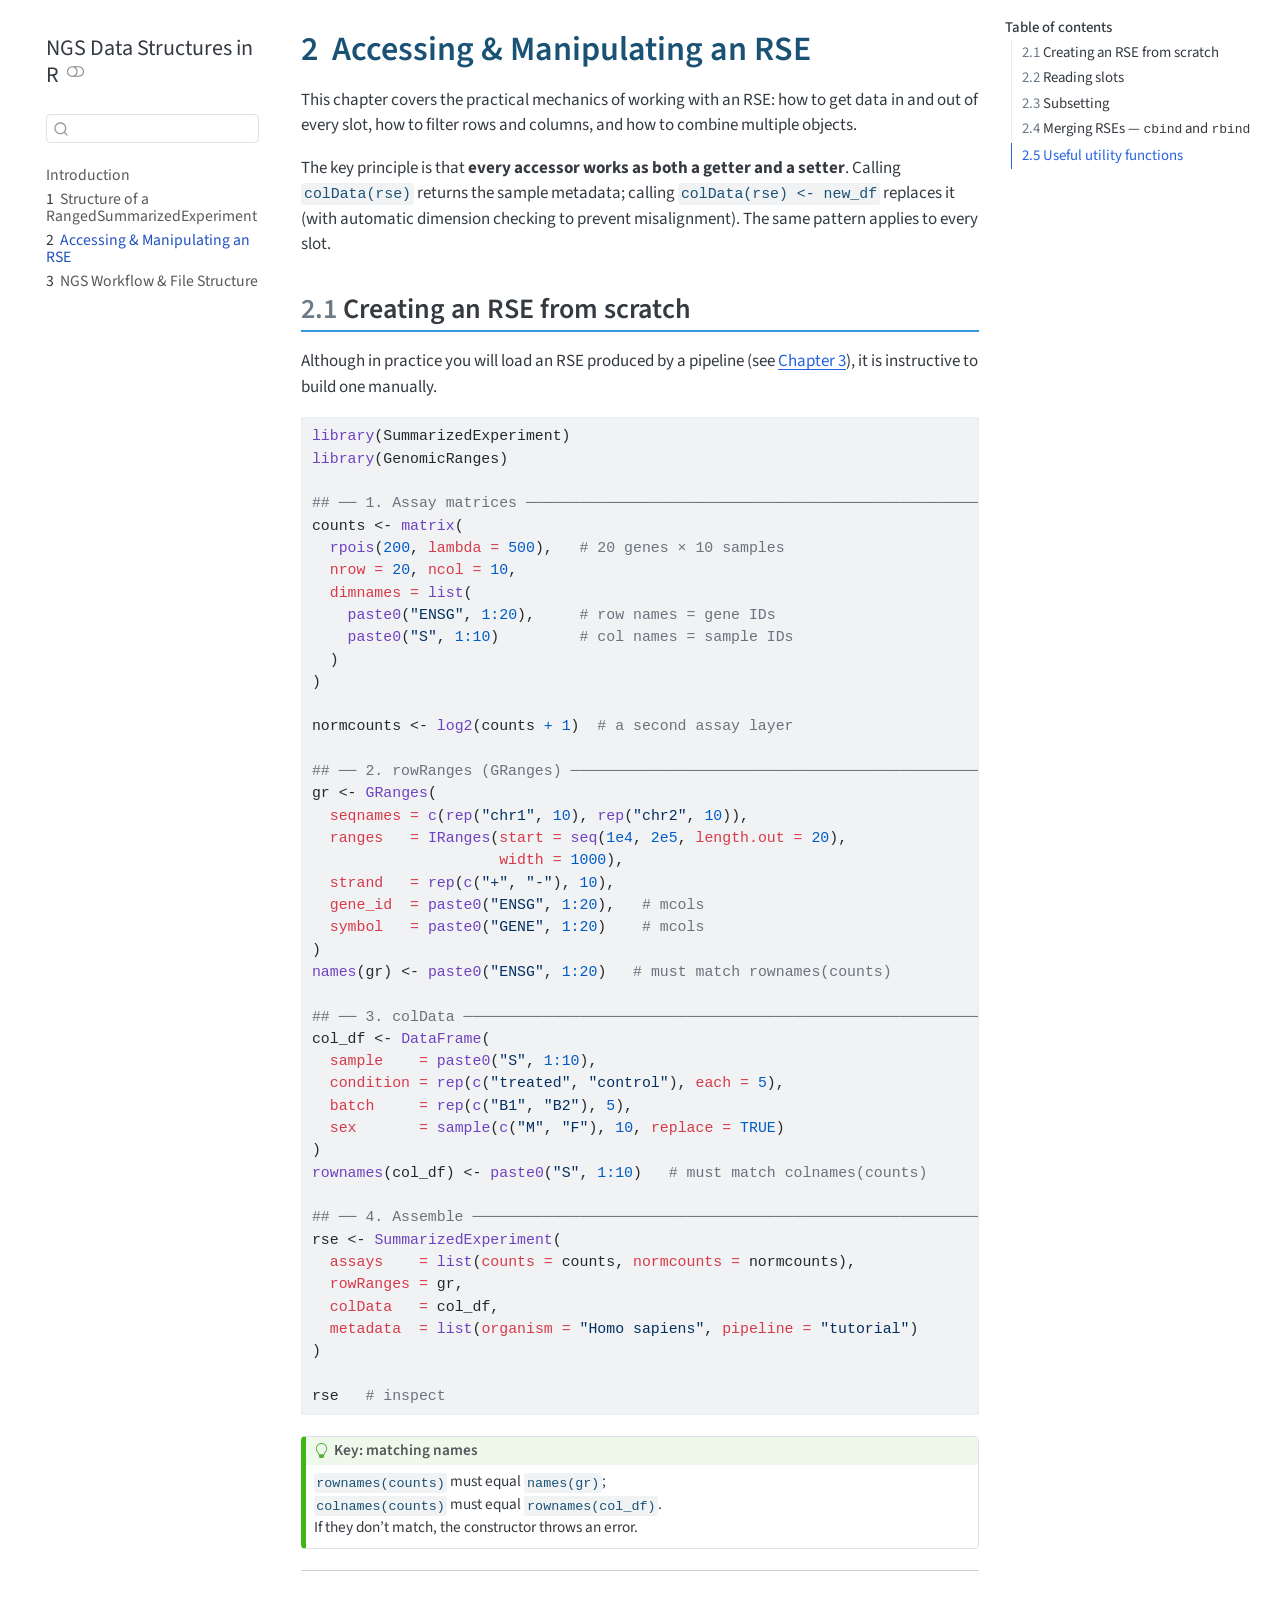
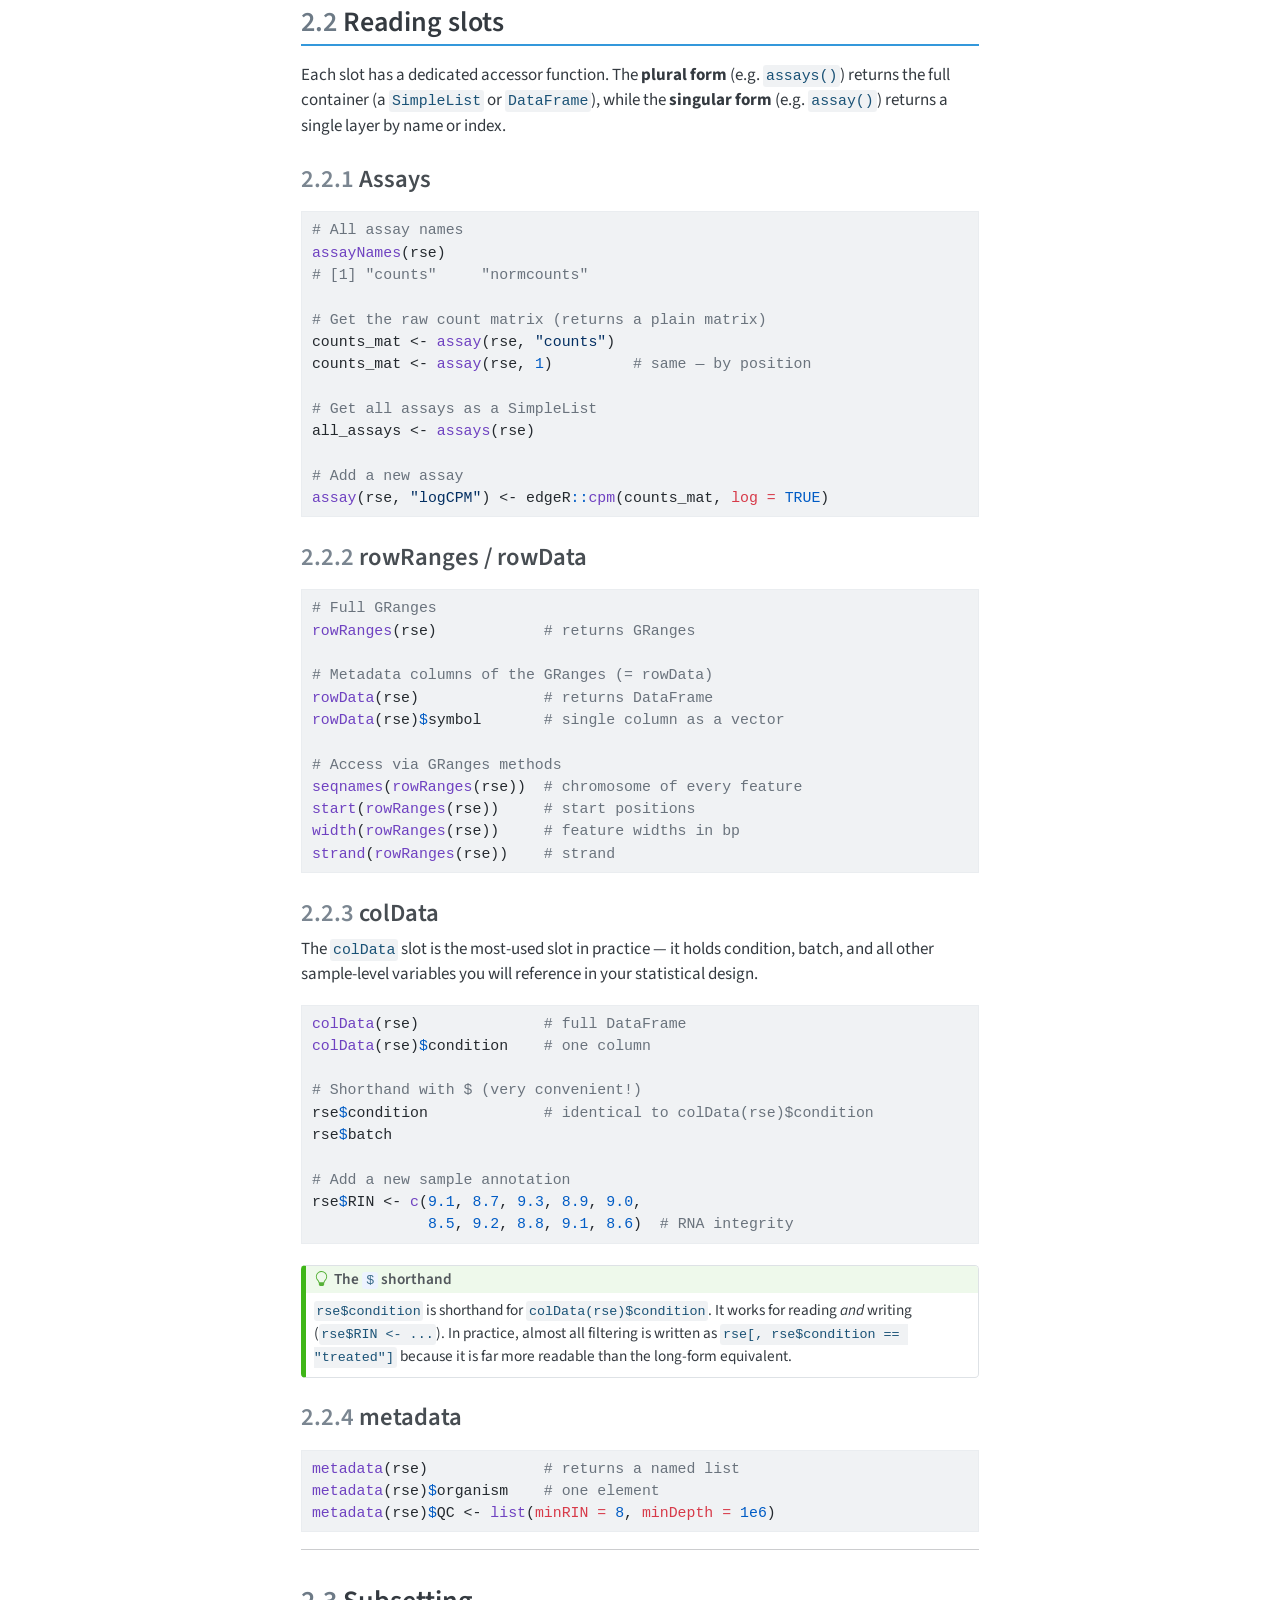
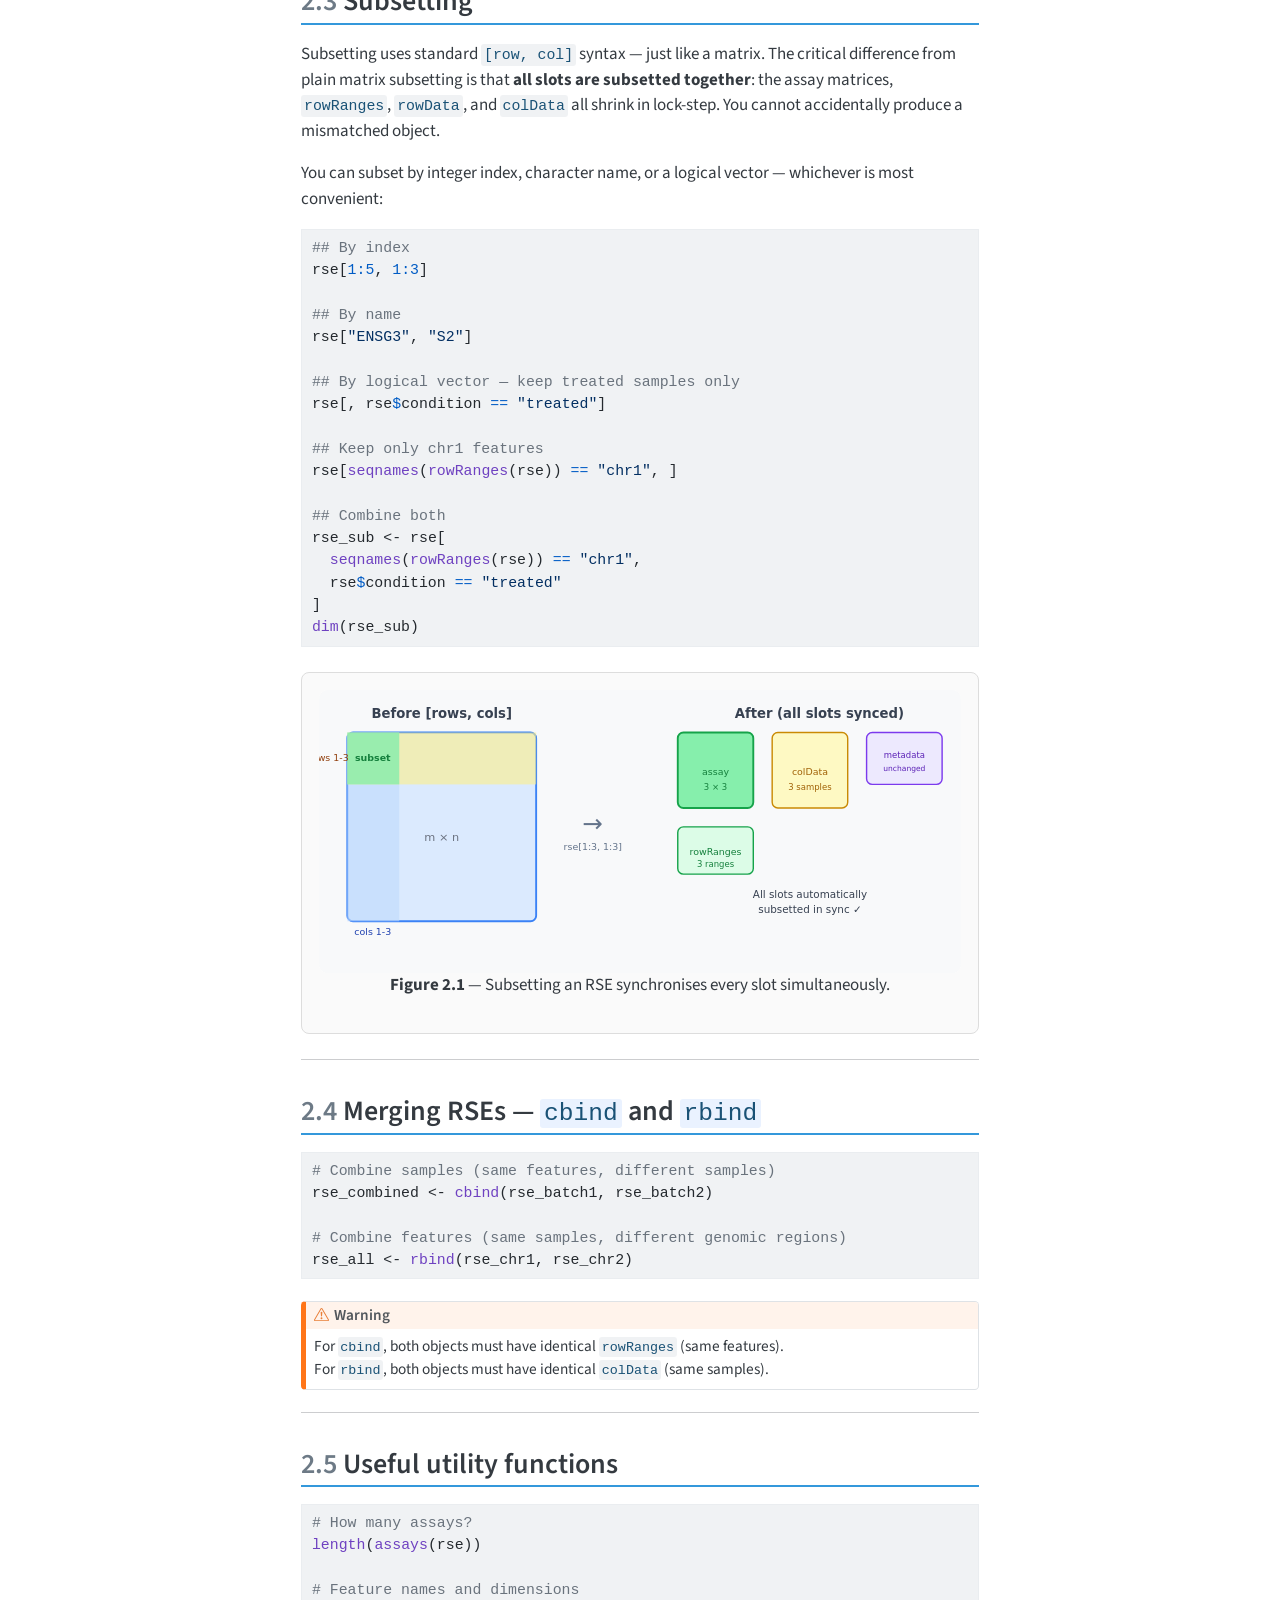
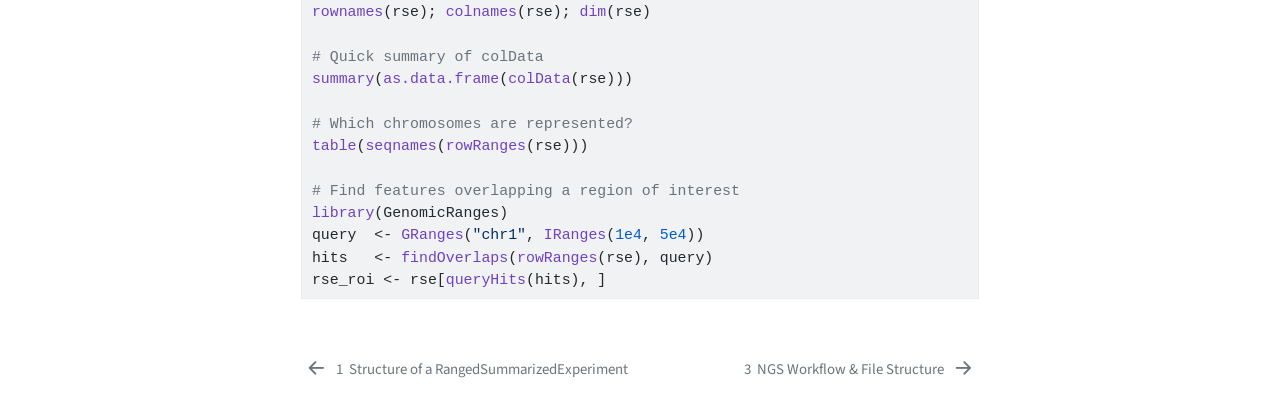
<file: access.html>
<!DOCTYPE html>
<html xmlns="http://www.w3.org/1999/xhtml" lang="en" xml:lang="en"><head>

<meta charset="utf-8">
<meta name="generator" content="quarto-1.8.27">

<meta name="viewport" content="width=device-width, initial-scale=1.0, user-scalable=yes">


<title>2&nbsp; Accessing &amp; Manipulating an RSE – NGS Data Structures in R</title>
<style>
code{white-space: pre-wrap;}
span.smallcaps{font-variant: small-caps;}
div.columns{display: flex; gap: min(4vw, 1.5em);}
div.column{flex: auto; overflow-x: auto;}
div.hanging-indent{margin-left: 1.5em; text-indent: -1.5em;}
ul.task-list{list-style: none;}
ul.task-list li input[type="checkbox"] {
  width: 0.8em;
  margin: 0 0.8em 0.2em -1em; /* quarto-specific, see https://github.com/quarto-dev/quarto-cli/issues/4556 */ 
  vertical-align: middle;
}
/* CSS for syntax highlighting */
html { -webkit-text-size-adjust: 100%; }
pre > code.sourceCode { white-space: pre; position: relative; }
pre > code.sourceCode > span { display: inline-block; line-height: 1.25; }
pre > code.sourceCode > span:empty { height: 1.2em; }
.sourceCode { overflow: visible; }
code.sourceCode > span { color: inherit; text-decoration: inherit; }
div.sourceCode { margin: 1em 0; }
pre.sourceCode { margin: 0; }
@media screen {
div.sourceCode { overflow: auto; }
}
@media print {
pre > code.sourceCode { white-space: pre-wrap; }
pre > code.sourceCode > span { text-indent: -5em; padding-left: 5em; }
}
pre.numberSource code
  { counter-reset: source-line 0; }
pre.numberSource code > span
  { position: relative; left: -4em; counter-increment: source-line; }
pre.numberSource code > span > a:first-child::before
  { content: counter(source-line);
    position: relative; left: -1em; text-align: right; vertical-align: baseline;
    border: none; display: inline-block;
    -webkit-touch-callout: none; -webkit-user-select: none;
    -khtml-user-select: none; -moz-user-select: none;
    -ms-user-select: none; user-select: none;
    padding: 0 4px; width: 4em;
  }
pre.numberSource { margin-left: 3em;  padding-left: 4px; }
div.sourceCode
  {   }
@media screen {
pre > code.sourceCode > span > a:first-child::before { text-decoration: underline; }
}
</style>


<script src="site_libs/quarto-nav/quarto-nav.js"></script>
<script src="site_libs/quarto-nav/headroom.min.js"></script>
<script src="site_libs/clipboard/clipboard.min.js"></script>
<script src="site_libs/quarto-search/autocomplete.umd.js"></script>
<script src="site_libs/quarto-search/fuse.min.js"></script>
<script src="site_libs/quarto-search/quarto-search.js"></script>
<meta name="quarto:offset" content="./">
<link href="./workflow.html" rel="next">
<link href="./structure.html" rel="prev">
<script src="site_libs/quarto-html/quarto.js" type="module"></script>
<script src="site_libs/quarto-html/tabsets/tabsets.js" type="module"></script>
<script src="site_libs/quarto-html/axe/axe-check.js" type="module"></script>
<script src="site_libs/quarto-html/popper.min.js"></script>
<script src="site_libs/quarto-html/tippy.umd.min.js"></script>
<script src="site_libs/quarto-html/anchor.min.js"></script>
<link href="site_libs/quarto-html/tippy.css" rel="stylesheet">
<link href="site_libs/quarto-html/quarto-syntax-highlighting-8b4baf804e461d9b72633f0de59a0cac.css" rel="stylesheet" class="quarto-color-scheme" id="quarto-text-highlighting-styles">
<link href="site_libs/quarto-html/quarto-syntax-highlighting-dark-f1aadacce99040138bbb613f9330654f.css" rel="stylesheet" class="quarto-color-scheme quarto-color-alternate" id="quarto-text-highlighting-styles">
<link href="site_libs/quarto-html/quarto-syntax-highlighting-8b4baf804e461d9b72633f0de59a0cac.css" rel="stylesheet" class="quarto-color-scheme-extra" id="quarto-text-highlighting-styles">
<script src="site_libs/bootstrap/bootstrap.min.js"></script>
<link href="site_libs/bootstrap/bootstrap-icons.css" rel="stylesheet">
<link href="site_libs/bootstrap/bootstrap-b5dd4a3d71b3a078c37fb2ee7b3c8dc8.min.css" rel="stylesheet" append-hash="true" class="quarto-color-scheme" id="quarto-bootstrap" data-mode="light">
<link href="site_libs/bootstrap/bootstrap-dark-f71687a9f24ade8682aaea117735bc7c.min.css" rel="stylesheet" append-hash="true" class="quarto-color-scheme quarto-color-alternate" id="quarto-bootstrap" data-mode="dark">
<link href="site_libs/bootstrap/bootstrap-b5dd4a3d71b3a078c37fb2ee7b3c8dc8.min.css" rel="stylesheet" append-hash="true" class="quarto-color-scheme-extra" id="quarto-bootstrap" data-mode="light">
<script id="quarto-search-options" type="application/json">{
  "location": "sidebar",
  "copy-button": false,
  "collapse-after": 3,
  "panel-placement": "start",
  "type": "textbox",
  "limit": 50,
  "keyboard-shortcut": [
    "f",
    "/",
    "s"
  ],
  "show-item-context": false,
  "language": {
    "search-no-results-text": "No results",
    "search-matching-documents-text": "matching documents",
    "search-copy-link-title": "Copy link to search",
    "search-hide-matches-text": "Hide additional matches",
    "search-more-match-text": "more match in this document",
    "search-more-matches-text": "more matches in this document",
    "search-clear-button-title": "Clear",
    "search-text-placeholder": "",
    "search-detached-cancel-button-title": "Cancel",
    "search-submit-button-title": "Submit",
    "search-label": "Search"
  }
}</script>
<style>html{ scroll-behavior: smooth; }</style>


<link rel="stylesheet" href="custom.css">
</head>

<body class="nav-sidebar floating quarto-light"><script id="quarto-html-before-body" type="application/javascript">
    const toggleBodyColorMode = (bsSheetEl) => {
      const mode = bsSheetEl.getAttribute("data-mode");
      const bodyEl = window.document.querySelector("body");
      if (mode === "dark") {
        bodyEl.classList.add("quarto-dark");
        bodyEl.classList.remove("quarto-light");
      } else {
        bodyEl.classList.add("quarto-light");
        bodyEl.classList.remove("quarto-dark");
      }
    }
    const toggleBodyColorPrimary = () => {
      const bsSheetEl = window.document.querySelector("link#quarto-bootstrap:not([rel=disabled-stylesheet])");
      if (bsSheetEl) {
        toggleBodyColorMode(bsSheetEl);
      }
    }
    const setColorSchemeToggle = (alternate) => {
      const toggles = window.document.querySelectorAll('.quarto-color-scheme-toggle');
      for (let i=0; i < toggles.length; i++) {
        const toggle = toggles[i];
        if (toggle) {
          if (alternate) {
            toggle.classList.add("alternate");
          } else {
            toggle.classList.remove("alternate");
          }
        }
      }
    };
    const toggleColorMode = (alternate) => {
      // Switch the stylesheets
      const primaryStylesheets = window.document.querySelectorAll('link.quarto-color-scheme:not(.quarto-color-alternate)');
      const alternateStylesheets = window.document.querySelectorAll('link.quarto-color-scheme.quarto-color-alternate');
      manageTransitions('#quarto-margin-sidebar .nav-link', false);
      if (alternate) {
        // note: dark is layered on light, we don't disable primary!
        enableStylesheet(alternateStylesheets);
        for (const sheetNode of alternateStylesheets) {
          if (sheetNode.id === "quarto-bootstrap") {
            toggleBodyColorMode(sheetNode);
          }
        }
      } else {
        disableStylesheet(alternateStylesheets);
        enableStylesheet(primaryStylesheets)
        toggleBodyColorPrimary();
      }
      manageTransitions('#quarto-margin-sidebar .nav-link', true);
      // Switch the toggles
      setColorSchemeToggle(alternate)
      // Hack to workaround the fact that safari doesn't
      // properly recolor the scrollbar when toggling (#1455)
      if (navigator.userAgent.indexOf('Safari') > 0 && navigator.userAgent.indexOf('Chrome') == -1) {
        manageTransitions("body", false);
        window.scrollTo(0, 1);
        setTimeout(() => {
          window.scrollTo(0, 0);
          manageTransitions("body", true);
        }, 40);
      }
    }
    const disableStylesheet = (stylesheets) => {
      for (let i=0; i < stylesheets.length; i++) {
        const stylesheet = stylesheets[i];
        stylesheet.rel = 'disabled-stylesheet';
      }
    }
    const enableStylesheet = (stylesheets) => {
      for (let i=0; i < stylesheets.length; i++) {
        const stylesheet = stylesheets[i];
        if(stylesheet.rel !== 'stylesheet') { // for Chrome, which will still FOUC without this check
          stylesheet.rel = 'stylesheet';
        }
      }
    }
    const manageTransitions = (selector, allowTransitions) => {
      const els = window.document.querySelectorAll(selector);
      for (let i=0; i < els.length; i++) {
        const el = els[i];
        if (allowTransitions) {
          el.classList.remove('notransition');
        } else {
          el.classList.add('notransition');
        }
      }
    }
    const isFileUrl = () => {
      return window.location.protocol === 'file:';
    }
    const hasAlternateSentinel = () => {
      let styleSentinel = getColorSchemeSentinel();
      if (styleSentinel !== null) {
        return styleSentinel === "alternate";
      } else {
        return false;
      }
    }
    const setStyleSentinel = (alternate) => {
      const value = alternate ? "alternate" : "default";
      if (!isFileUrl()) {
        window.localStorage.setItem("quarto-color-scheme", value);
      } else {
        localAlternateSentinel = value;
      }
    }
    const getColorSchemeSentinel = () => {
      if (!isFileUrl()) {
        const storageValue = window.localStorage.getItem("quarto-color-scheme");
        return storageValue != null ? storageValue : localAlternateSentinel;
      } else {
        return localAlternateSentinel;
      }
    }
    const toggleGiscusIfUsed = (isAlternate, darkModeDefault) => {
      const baseTheme = document.querySelector('#giscus-base-theme')?.value ?? 'light';
      const alternateTheme = document.querySelector('#giscus-alt-theme')?.value ?? 'dark';
      let newTheme = '';
      if(authorPrefersDark) {
        newTheme = isAlternate ? baseTheme : alternateTheme;
      } else {
        newTheme = isAlternate ? alternateTheme : baseTheme;
      }
      const changeGiscusTheme = () => {
        // From: https://github.com/giscus/giscus/issues/336
        const sendMessage = (message) => {
          const iframe = document.querySelector('iframe.giscus-frame');
          if (!iframe) return;
          iframe.contentWindow.postMessage({ giscus: message }, 'https://giscus.app');
        }
        sendMessage({
          setConfig: {
            theme: newTheme
          }
        });
      }
      const isGiscussLoaded = window.document.querySelector('iframe.giscus-frame') !== null;
      if (isGiscussLoaded) {
        changeGiscusTheme();
      }
    };
    const authorPrefersDark = false;
    const darkModeDefault = authorPrefersDark;
      document.querySelector('link#quarto-text-highlighting-styles.quarto-color-scheme-extra').rel = 'disabled-stylesheet';
      document.querySelector('link#quarto-bootstrap.quarto-color-scheme-extra').rel = 'disabled-stylesheet';
    let localAlternateSentinel = darkModeDefault ? 'alternate' : 'default';
    // Dark / light mode switch
    window.quartoToggleColorScheme = () => {
      // Read the current dark / light value
      let toAlternate = !hasAlternateSentinel();
      toggleColorMode(toAlternate);
      setStyleSentinel(toAlternate);
      toggleGiscusIfUsed(toAlternate, darkModeDefault);
      window.dispatchEvent(new Event('resize'));
    };
    // Switch to dark mode if need be
    if (hasAlternateSentinel()) {
      toggleColorMode(true);
    } else {
      toggleColorMode(false);
    }
  </script>

<div id="quarto-search-results"></div>
  <header id="quarto-header" class="headroom fixed-top">
  <nav class="quarto-secondary-nav">
    <div class="container-fluid d-flex">
      <button type="button" class="quarto-btn-toggle btn" data-bs-toggle="collapse" role="button" data-bs-target=".quarto-sidebar-collapse-item" aria-controls="quarto-sidebar" aria-expanded="false" aria-label="Toggle sidebar navigation" onclick="if (window.quartoToggleHeadroom) { window.quartoToggleHeadroom(); }">
        <i class="bi bi-layout-text-sidebar-reverse"></i>
      </button>
        <nav class="quarto-page-breadcrumbs" aria-label="breadcrumb"><ol class="breadcrumb"><li class="breadcrumb-item"><a href="./access.html"><span class="chapter-number">2</span>&nbsp; <span class="chapter-title">Accessing &amp; Manipulating an RSE</span></a></li></ol></nav>
        <a class="flex-grow-1" role="navigation" data-bs-toggle="collapse" data-bs-target=".quarto-sidebar-collapse-item" aria-controls="quarto-sidebar" aria-expanded="false" aria-label="Toggle sidebar navigation" onclick="if (window.quartoToggleHeadroom) { window.quartoToggleHeadroom(); }">      
        </a>
      <button type="button" class="btn quarto-search-button" aria-label="Search" onclick="window.quartoOpenSearch();">
        <i class="bi bi-search"></i>
      </button>
    </div>
  </nav>
</header>
<!-- content -->
<div id="quarto-content" class="quarto-container page-columns page-rows-contents page-layout-article">
<!-- sidebar -->
  <nav id="quarto-sidebar" class="sidebar collapse collapse-horizontal quarto-sidebar-collapse-item sidebar-navigation floating overflow-auto">
    <div class="pt-lg-2 mt-2 text-left sidebar-header">
    <div class="sidebar-title mb-0 py-0">
      <a href="./">NGS Data Structures in R</a> 
        <div class="sidebar-tools-main">
  <a href="" class="quarto-color-scheme-toggle quarto-navigation-tool  px-1" onclick="window.quartoToggleColorScheme(); return false;" title="Toggle dark mode"><i class="bi"></i></a>
</div>
    </div>
      </div>
        <div class="mt-2 flex-shrink-0 align-items-center">
        <div class="sidebar-search">
        <div id="quarto-search" class="" title="Search"></div>
        </div>
        </div>
    <div class="sidebar-menu-container"> 
    <ul class="list-unstyled mt-1">
        <li class="sidebar-item">
  <div class="sidebar-item-container"> 
  <a href="./index.html" class="sidebar-item-text sidebar-link">
 <span class="menu-text">Introduction</span></a>
  </div>
</li>
        <li class="sidebar-item">
  <div class="sidebar-item-container"> 
  <a href="./structure.html" class="sidebar-item-text sidebar-link">
 <span class="menu-text"><span class="chapter-number">1</span>&nbsp; <span class="chapter-title">Structure of a RangedSummarizedExperiment</span></span></a>
  </div>
</li>
        <li class="sidebar-item">
  <div class="sidebar-item-container"> 
  <a href="./access.html" class="sidebar-item-text sidebar-link active">
 <span class="menu-text"><span class="chapter-number">2</span>&nbsp; <span class="chapter-title">Accessing &amp; Manipulating an RSE</span></span></a>
  </div>
</li>
        <li class="sidebar-item">
  <div class="sidebar-item-container"> 
  <a href="./workflow.html" class="sidebar-item-text sidebar-link">
 <span class="menu-text"><span class="chapter-number">3</span>&nbsp; <span class="chapter-title">NGS Workflow &amp; File Structure</span></span></a>
  </div>
</li>
    </ul>
    </div>
</nav>
<div id="quarto-sidebar-glass" class="quarto-sidebar-collapse-item" data-bs-toggle="collapse" data-bs-target=".quarto-sidebar-collapse-item"></div>
<!-- margin-sidebar -->
    <div id="quarto-margin-sidebar" class="sidebar margin-sidebar">
        <nav id="TOC" role="doc-toc" class="toc-active">
    <h2 id="toc-title">Table of contents</h2>
   
  <ul>
  <li><a href="#creating-an-rse-from-scratch" id="toc-creating-an-rse-from-scratch" class="nav-link active" data-scroll-target="#creating-an-rse-from-scratch"><span class="header-section-number">2.1</span> Creating an RSE from scratch</a></li>
  <li><a href="#reading-slots" id="toc-reading-slots" class="nav-link" data-scroll-target="#reading-slots"><span class="header-section-number">2.2</span> Reading slots</a>
  <ul class="collapse">
  <li><a href="#assays" id="toc-assays" class="nav-link" data-scroll-target="#assays"><span class="header-section-number">2.2.1</span> Assays</a></li>
  <li><a href="#rowranges-rowdata" id="toc-rowranges-rowdata" class="nav-link" data-scroll-target="#rowranges-rowdata"><span class="header-section-number">2.2.2</span> rowRanges / rowData</a></li>
  <li><a href="#coldata" id="toc-coldata" class="nav-link" data-scroll-target="#coldata"><span class="header-section-number">2.2.3</span> colData</a></li>
  <li><a href="#metadata" id="toc-metadata" class="nav-link" data-scroll-target="#metadata"><span class="header-section-number">2.2.4</span> metadata</a></li>
  </ul></li>
  <li><a href="#subsetting" id="toc-subsetting" class="nav-link" data-scroll-target="#subsetting"><span class="header-section-number">2.3</span> Subsetting</a></li>
  <li><a href="#merging-rses-cbind-and-rbind" id="toc-merging-rses-cbind-and-rbind" class="nav-link" data-scroll-target="#merging-rses-cbind-and-rbind"><span class="header-section-number">2.4</span> Merging RSEs — <code>cbind</code> and <code>rbind</code></a></li>
  <li><a href="#useful-utility-functions" id="toc-useful-utility-functions" class="nav-link" data-scroll-target="#useful-utility-functions"><span class="header-section-number">2.5</span> Useful utility functions</a></li>
  </ul>
</nav>
    </div>
<!-- main -->
<main class="content" id="quarto-document-content">


<header id="title-block-header" class="quarto-title-block default">
<div class="quarto-title">
<h1 class="title"><span class="chapter-number">2</span>&nbsp; <span class="chapter-title">Accessing &amp; Manipulating an RSE</span></h1>
</div>



<div class="quarto-title-meta">

    
  
    
  </div>
  


</header>


<p>This chapter covers the practical mechanics of working with an RSE: how to get data in and out of every slot, how to filter rows and columns, and how to combine multiple objects.</p>
<p>The key principle is that <strong>every accessor works as both a getter and a setter</strong>. Calling <code>colData(rse)</code> returns the sample metadata; calling <code>colData(rse) &lt;- new_df</code> replaces it (with automatic dimension checking to prevent misalignment). The same pattern applies to every slot.</p>
<section id="creating-an-rse-from-scratch" class="level2" data-number="2.1">
<h2 data-number="2.1" class="anchored" data-anchor-id="creating-an-rse-from-scratch"><span class="header-section-number">2.1</span> Creating an RSE from scratch</h2>
<p>Although in practice you will load an RSE produced by a pipeline (see <a href="workflow.html" class="quarto-xref"><span>Chapter 3</span></a>), it is instructive to build one manually.</p>
<div class="code-copy-outer-scaffold"><div class="sourceCode" id="cb1"><pre class="sourceCode r code-with-copy"><code class="sourceCode r"><span id="cb1-1"><a href="#cb1-1" aria-hidden="true" tabindex="-1"></a><span class="fu">library</span>(SummarizedExperiment)</span>
<span id="cb1-2"><a href="#cb1-2" aria-hidden="true" tabindex="-1"></a><span class="fu">library</span>(GenomicRanges)</span>
<span id="cb1-3"><a href="#cb1-3" aria-hidden="true" tabindex="-1"></a></span>
<span id="cb1-4"><a href="#cb1-4" aria-hidden="true" tabindex="-1"></a><span class="do">## ── 1. Assay matrices ───────────────────────────────────────────────────────</span></span>
<span id="cb1-5"><a href="#cb1-5" aria-hidden="true" tabindex="-1"></a>counts <span class="ot">&lt;-</span> <span class="fu">matrix</span>(</span>
<span id="cb1-6"><a href="#cb1-6" aria-hidden="true" tabindex="-1"></a>  <span class="fu">rpois</span>(<span class="dv">200</span>, <span class="at">lambda =</span> <span class="dv">500</span>),   <span class="co"># 20 genes × 10 samples</span></span>
<span id="cb1-7"><a href="#cb1-7" aria-hidden="true" tabindex="-1"></a>  <span class="at">nrow =</span> <span class="dv">20</span>, <span class="at">ncol =</span> <span class="dv">10</span>,</span>
<span id="cb1-8"><a href="#cb1-8" aria-hidden="true" tabindex="-1"></a>  <span class="at">dimnames =</span> <span class="fu">list</span>(</span>
<span id="cb1-9"><a href="#cb1-9" aria-hidden="true" tabindex="-1"></a>    <span class="fu">paste0</span>(<span class="st">"ENSG"</span>, <span class="dv">1</span><span class="sc">:</span><span class="dv">20</span>),     <span class="co"># row names = gene IDs</span></span>
<span id="cb1-10"><a href="#cb1-10" aria-hidden="true" tabindex="-1"></a>    <span class="fu">paste0</span>(<span class="st">"S"</span>, <span class="dv">1</span><span class="sc">:</span><span class="dv">10</span>)         <span class="co"># col names = sample IDs</span></span>
<span id="cb1-11"><a href="#cb1-11" aria-hidden="true" tabindex="-1"></a>  )</span>
<span id="cb1-12"><a href="#cb1-12" aria-hidden="true" tabindex="-1"></a>)</span>
<span id="cb1-13"><a href="#cb1-13" aria-hidden="true" tabindex="-1"></a></span>
<span id="cb1-14"><a href="#cb1-14" aria-hidden="true" tabindex="-1"></a>normcounts <span class="ot">&lt;-</span> <span class="fu">log2</span>(counts <span class="sc">+</span> <span class="dv">1</span>)  <span class="co"># a second assay layer</span></span>
<span id="cb1-15"><a href="#cb1-15" aria-hidden="true" tabindex="-1"></a></span>
<span id="cb1-16"><a href="#cb1-16" aria-hidden="true" tabindex="-1"></a><span class="do">## ── 2. rowRanges (GRanges) ──────────────────────────────────────────────────</span></span>
<span id="cb1-17"><a href="#cb1-17" aria-hidden="true" tabindex="-1"></a>gr <span class="ot">&lt;-</span> <span class="fu">GRanges</span>(</span>
<span id="cb1-18"><a href="#cb1-18" aria-hidden="true" tabindex="-1"></a>  <span class="at">seqnames =</span> <span class="fu">c</span>(<span class="fu">rep</span>(<span class="st">"chr1"</span>, <span class="dv">10</span>), <span class="fu">rep</span>(<span class="st">"chr2"</span>, <span class="dv">10</span>)),</span>
<span id="cb1-19"><a href="#cb1-19" aria-hidden="true" tabindex="-1"></a>  <span class="at">ranges   =</span> <span class="fu">IRanges</span>(<span class="at">start =</span> <span class="fu">seq</span>(<span class="fl">1e4</span>, <span class="fl">2e5</span>, <span class="at">length.out =</span> <span class="dv">20</span>),</span>
<span id="cb1-20"><a href="#cb1-20" aria-hidden="true" tabindex="-1"></a>                     <span class="at">width =</span> <span class="dv">1000</span>),</span>
<span id="cb1-21"><a href="#cb1-21" aria-hidden="true" tabindex="-1"></a>  <span class="at">strand   =</span> <span class="fu">rep</span>(<span class="fu">c</span>(<span class="st">"+"</span>, <span class="st">"-"</span>), <span class="dv">10</span>),</span>
<span id="cb1-22"><a href="#cb1-22" aria-hidden="true" tabindex="-1"></a>  <span class="at">gene_id  =</span> <span class="fu">paste0</span>(<span class="st">"ENSG"</span>, <span class="dv">1</span><span class="sc">:</span><span class="dv">20</span>),   <span class="co"># mcols</span></span>
<span id="cb1-23"><a href="#cb1-23" aria-hidden="true" tabindex="-1"></a>  <span class="at">symbol   =</span> <span class="fu">paste0</span>(<span class="st">"GENE"</span>, <span class="dv">1</span><span class="sc">:</span><span class="dv">20</span>)    <span class="co"># mcols</span></span>
<span id="cb1-24"><a href="#cb1-24" aria-hidden="true" tabindex="-1"></a>)</span>
<span id="cb1-25"><a href="#cb1-25" aria-hidden="true" tabindex="-1"></a><span class="fu">names</span>(gr) <span class="ot">&lt;-</span> <span class="fu">paste0</span>(<span class="st">"ENSG"</span>, <span class="dv">1</span><span class="sc">:</span><span class="dv">20</span>)   <span class="co"># must match rownames(counts)</span></span>
<span id="cb1-26"><a href="#cb1-26" aria-hidden="true" tabindex="-1"></a></span>
<span id="cb1-27"><a href="#cb1-27" aria-hidden="true" tabindex="-1"></a><span class="do">## ── 3. colData ───────────────────────────────────────────────────────────────</span></span>
<span id="cb1-28"><a href="#cb1-28" aria-hidden="true" tabindex="-1"></a>col_df <span class="ot">&lt;-</span> <span class="fu">DataFrame</span>(</span>
<span id="cb1-29"><a href="#cb1-29" aria-hidden="true" tabindex="-1"></a>  <span class="at">sample    =</span> <span class="fu">paste0</span>(<span class="st">"S"</span>, <span class="dv">1</span><span class="sc">:</span><span class="dv">10</span>),</span>
<span id="cb1-30"><a href="#cb1-30" aria-hidden="true" tabindex="-1"></a>  <span class="at">condition =</span> <span class="fu">rep</span>(<span class="fu">c</span>(<span class="st">"treated"</span>, <span class="st">"control"</span>), <span class="at">each =</span> <span class="dv">5</span>),</span>
<span id="cb1-31"><a href="#cb1-31" aria-hidden="true" tabindex="-1"></a>  <span class="at">batch     =</span> <span class="fu">rep</span>(<span class="fu">c</span>(<span class="st">"B1"</span>, <span class="st">"B2"</span>), <span class="dv">5</span>),</span>
<span id="cb1-32"><a href="#cb1-32" aria-hidden="true" tabindex="-1"></a>  <span class="at">sex       =</span> <span class="fu">sample</span>(<span class="fu">c</span>(<span class="st">"M"</span>, <span class="st">"F"</span>), <span class="dv">10</span>, <span class="at">replace =</span> <span class="cn">TRUE</span>)</span>
<span id="cb1-33"><a href="#cb1-33" aria-hidden="true" tabindex="-1"></a>)</span>
<span id="cb1-34"><a href="#cb1-34" aria-hidden="true" tabindex="-1"></a><span class="fu">rownames</span>(col_df) <span class="ot">&lt;-</span> <span class="fu">paste0</span>(<span class="st">"S"</span>, <span class="dv">1</span><span class="sc">:</span><span class="dv">10</span>)   <span class="co"># must match colnames(counts)</span></span>
<span id="cb1-35"><a href="#cb1-35" aria-hidden="true" tabindex="-1"></a></span>
<span id="cb1-36"><a href="#cb1-36" aria-hidden="true" tabindex="-1"></a><span class="do">## ── 4. Assemble ──────────────────────────────────────────────────────────────</span></span>
<span id="cb1-37"><a href="#cb1-37" aria-hidden="true" tabindex="-1"></a>rse <span class="ot">&lt;-</span> <span class="fu">SummarizedExperiment</span>(</span>
<span id="cb1-38"><a href="#cb1-38" aria-hidden="true" tabindex="-1"></a>  <span class="at">assays    =</span> <span class="fu">list</span>(<span class="at">counts =</span> counts, <span class="at">normcounts =</span> normcounts),</span>
<span id="cb1-39"><a href="#cb1-39" aria-hidden="true" tabindex="-1"></a>  <span class="at">rowRanges =</span> gr,</span>
<span id="cb1-40"><a href="#cb1-40" aria-hidden="true" tabindex="-1"></a>  <span class="at">colData   =</span> col_df,</span>
<span id="cb1-41"><a href="#cb1-41" aria-hidden="true" tabindex="-1"></a>  <span class="at">metadata  =</span> <span class="fu">list</span>(<span class="at">organism =</span> <span class="st">"Homo sapiens"</span>, <span class="at">pipeline =</span> <span class="st">"tutorial"</span>)</span>
<span id="cb1-42"><a href="#cb1-42" aria-hidden="true" tabindex="-1"></a>)</span>
<span id="cb1-43"><a href="#cb1-43" aria-hidden="true" tabindex="-1"></a></span>
<span id="cb1-44"><a href="#cb1-44" aria-hidden="true" tabindex="-1"></a>rse   <span class="co"># inspect</span></span></code></pre></div><button title="Copy to Clipboard" class="code-copy-button"><i class="bi"></i></button></div>
<div class="callout callout-style-default callout-tip callout-titled">
<div class="callout-header d-flex align-content-center">
<div class="callout-icon-container">
<i class="callout-icon"></i>
</div>
<div class="callout-title-container flex-fill">
<span class="screen-reader-only">Tip</span>Key: matching names
</div>
</div>
<div class="callout-body-container callout-body">
<p><code>rownames(counts)</code> must equal <code>names(gr)</code>;<br>
<code>colnames(counts)</code> must equal <code>rownames(col_df)</code>.<br>
If they don’t match, the constructor throws an error.</p>
</div>
</div>
<hr>
</section>
<section id="reading-slots" class="level2" data-number="2.2">
<h2 data-number="2.2" class="anchored" data-anchor-id="reading-slots"><span class="header-section-number">2.2</span> Reading slots</h2>
<p>Each slot has a dedicated accessor function. The <strong>plural form</strong> (e.g.&nbsp;<code>assays()</code>) returns the full container (a <code>SimpleList</code> or <code>DataFrame</code>), while the <strong>singular form</strong> (e.g.&nbsp;<code>assay()</code>) returns a single layer by name or index.</p>
<section id="assays" class="level3" data-number="2.2.1">
<h3 data-number="2.2.1" class="anchored" data-anchor-id="assays"><span class="header-section-number">2.2.1</span> Assays</h3>
<div class="code-copy-outer-scaffold"><div class="sourceCode" id="cb2"><pre class="sourceCode r code-with-copy"><code class="sourceCode r"><span id="cb2-1"><a href="#cb2-1" aria-hidden="true" tabindex="-1"></a><span class="co"># All assay names</span></span>
<span id="cb2-2"><a href="#cb2-2" aria-hidden="true" tabindex="-1"></a><span class="fu">assayNames</span>(rse)</span>
<span id="cb2-3"><a href="#cb2-3" aria-hidden="true" tabindex="-1"></a><span class="co"># [1] "counts"     "normcounts"</span></span>
<span id="cb2-4"><a href="#cb2-4" aria-hidden="true" tabindex="-1"></a></span>
<span id="cb2-5"><a href="#cb2-5" aria-hidden="true" tabindex="-1"></a><span class="co"># Get the raw count matrix (returns a plain matrix)</span></span>
<span id="cb2-6"><a href="#cb2-6" aria-hidden="true" tabindex="-1"></a>counts_mat <span class="ot">&lt;-</span> <span class="fu">assay</span>(rse, <span class="st">"counts"</span>)</span>
<span id="cb2-7"><a href="#cb2-7" aria-hidden="true" tabindex="-1"></a>counts_mat <span class="ot">&lt;-</span> <span class="fu">assay</span>(rse, <span class="dv">1</span>)         <span class="co"># same — by position</span></span>
<span id="cb2-8"><a href="#cb2-8" aria-hidden="true" tabindex="-1"></a></span>
<span id="cb2-9"><a href="#cb2-9" aria-hidden="true" tabindex="-1"></a><span class="co"># Get all assays as a SimpleList</span></span>
<span id="cb2-10"><a href="#cb2-10" aria-hidden="true" tabindex="-1"></a>all_assays <span class="ot">&lt;-</span> <span class="fu">assays</span>(rse)</span>
<span id="cb2-11"><a href="#cb2-11" aria-hidden="true" tabindex="-1"></a></span>
<span id="cb2-12"><a href="#cb2-12" aria-hidden="true" tabindex="-1"></a><span class="co"># Add a new assay</span></span>
<span id="cb2-13"><a href="#cb2-13" aria-hidden="true" tabindex="-1"></a><span class="fu">assay</span>(rse, <span class="st">"logCPM"</span>) <span class="ot">&lt;-</span> edgeR<span class="sc">::</span><span class="fu">cpm</span>(counts_mat, <span class="at">log =</span> <span class="cn">TRUE</span>)</span></code></pre></div><button title="Copy to Clipboard" class="code-copy-button"><i class="bi"></i></button></div>
</section>
<section id="rowranges-rowdata" class="level3" data-number="2.2.2">
<h3 data-number="2.2.2" class="anchored" data-anchor-id="rowranges-rowdata"><span class="header-section-number">2.2.2</span> rowRanges / rowData</h3>
<div class="code-copy-outer-scaffold"><div class="sourceCode" id="cb3"><pre class="sourceCode r code-with-copy"><code class="sourceCode r"><span id="cb3-1"><a href="#cb3-1" aria-hidden="true" tabindex="-1"></a><span class="co"># Full GRanges</span></span>
<span id="cb3-2"><a href="#cb3-2" aria-hidden="true" tabindex="-1"></a><span class="fu">rowRanges</span>(rse)            <span class="co"># returns GRanges</span></span>
<span id="cb3-3"><a href="#cb3-3" aria-hidden="true" tabindex="-1"></a></span>
<span id="cb3-4"><a href="#cb3-4" aria-hidden="true" tabindex="-1"></a><span class="co"># Metadata columns of the GRanges (= rowData)</span></span>
<span id="cb3-5"><a href="#cb3-5" aria-hidden="true" tabindex="-1"></a><span class="fu">rowData</span>(rse)              <span class="co"># returns DataFrame</span></span>
<span id="cb3-6"><a href="#cb3-6" aria-hidden="true" tabindex="-1"></a><span class="fu">rowData</span>(rse)<span class="sc">$</span>symbol       <span class="co"># single column as a vector</span></span>
<span id="cb3-7"><a href="#cb3-7" aria-hidden="true" tabindex="-1"></a></span>
<span id="cb3-8"><a href="#cb3-8" aria-hidden="true" tabindex="-1"></a><span class="co"># Access via GRanges methods</span></span>
<span id="cb3-9"><a href="#cb3-9" aria-hidden="true" tabindex="-1"></a><span class="fu">seqnames</span>(<span class="fu">rowRanges</span>(rse))  <span class="co"># chromosome of every feature</span></span>
<span id="cb3-10"><a href="#cb3-10" aria-hidden="true" tabindex="-1"></a><span class="fu">start</span>(<span class="fu">rowRanges</span>(rse))     <span class="co"># start positions</span></span>
<span id="cb3-11"><a href="#cb3-11" aria-hidden="true" tabindex="-1"></a><span class="fu">width</span>(<span class="fu">rowRanges</span>(rse))     <span class="co"># feature widths in bp</span></span>
<span id="cb3-12"><a href="#cb3-12" aria-hidden="true" tabindex="-1"></a><span class="fu">strand</span>(<span class="fu">rowRanges</span>(rse))    <span class="co"># strand</span></span></code></pre></div><button title="Copy to Clipboard" class="code-copy-button"><i class="bi"></i></button></div>
</section>
<section id="coldata" class="level3" data-number="2.2.3">
<h3 data-number="2.2.3" class="anchored" data-anchor-id="coldata"><span class="header-section-number">2.2.3</span> colData</h3>
<p>The <code>colData</code> slot is the most-used slot in practice — it holds condition, batch, and all other sample-level variables you will reference in your statistical design.</p>
<div class="code-copy-outer-scaffold"><div class="sourceCode" id="cb4"><pre class="sourceCode r code-with-copy"><code class="sourceCode r"><span id="cb4-1"><a href="#cb4-1" aria-hidden="true" tabindex="-1"></a><span class="fu">colData</span>(rse)              <span class="co"># full DataFrame</span></span>
<span id="cb4-2"><a href="#cb4-2" aria-hidden="true" tabindex="-1"></a><span class="fu">colData</span>(rse)<span class="sc">$</span>condition    <span class="co"># one column</span></span>
<span id="cb4-3"><a href="#cb4-3" aria-hidden="true" tabindex="-1"></a></span>
<span id="cb4-4"><a href="#cb4-4" aria-hidden="true" tabindex="-1"></a><span class="co"># Shorthand with $ (very convenient!)</span></span>
<span id="cb4-5"><a href="#cb4-5" aria-hidden="true" tabindex="-1"></a>rse<span class="sc">$</span>condition             <span class="co"># identical to colData(rse)$condition</span></span>
<span id="cb4-6"><a href="#cb4-6" aria-hidden="true" tabindex="-1"></a>rse<span class="sc">$</span>batch</span>
<span id="cb4-7"><a href="#cb4-7" aria-hidden="true" tabindex="-1"></a></span>
<span id="cb4-8"><a href="#cb4-8" aria-hidden="true" tabindex="-1"></a><span class="co"># Add a new sample annotation</span></span>
<span id="cb4-9"><a href="#cb4-9" aria-hidden="true" tabindex="-1"></a>rse<span class="sc">$</span>RIN <span class="ot">&lt;-</span> <span class="fu">c</span>(<span class="fl">9.1</span>, <span class="fl">8.7</span>, <span class="fl">9.3</span>, <span class="fl">8.9</span>, <span class="fl">9.0</span>,</span>
<span id="cb4-10"><a href="#cb4-10" aria-hidden="true" tabindex="-1"></a>             <span class="fl">8.5</span>, <span class="fl">9.2</span>, <span class="fl">8.8</span>, <span class="fl">9.1</span>, <span class="fl">8.6</span>)  <span class="co"># RNA integrity</span></span></code></pre></div><button title="Copy to Clipboard" class="code-copy-button"><i class="bi"></i></button></div>
<div class="callout callout-style-default callout-tip callout-titled">
<div class="callout-header d-flex align-content-center">
<div class="callout-icon-container">
<i class="callout-icon"></i>
</div>
<div class="callout-title-container flex-fill">
<span class="screen-reader-only">Tip</span>The <code>$</code> shorthand
</div>
</div>
<div class="callout-body-container callout-body">
<p><code>rse$condition</code> is shorthand for <code>colData(rse)$condition</code>. It works for reading <em>and</em> writing (<code>rse$RIN &lt;- ...</code>). In practice, almost all filtering is written as <code>rse[, rse$condition == "treated"]</code> because it is far more readable than the long-form equivalent.</p>
</div>
</div>
</section>
<section id="metadata" class="level3" data-number="2.2.4">
<h3 data-number="2.2.4" class="anchored" data-anchor-id="metadata"><span class="header-section-number">2.2.4</span> metadata</h3>
<div class="code-copy-outer-scaffold"><div class="sourceCode" id="cb5"><pre class="sourceCode r code-with-copy"><code class="sourceCode r"><span id="cb5-1"><a href="#cb5-1" aria-hidden="true" tabindex="-1"></a><span class="fu">metadata</span>(rse)             <span class="co"># returns a named list</span></span>
<span id="cb5-2"><a href="#cb5-2" aria-hidden="true" tabindex="-1"></a><span class="fu">metadata</span>(rse)<span class="sc">$</span>organism    <span class="co"># one element</span></span>
<span id="cb5-3"><a href="#cb5-3" aria-hidden="true" tabindex="-1"></a><span class="fu">metadata</span>(rse)<span class="sc">$</span>QC <span class="ot">&lt;-</span> <span class="fu">list</span>(<span class="at">minRIN =</span> <span class="dv">8</span>, <span class="at">minDepth =</span> <span class="fl">1e6</span>)</span></code></pre></div><button title="Copy to Clipboard" class="code-copy-button"><i class="bi"></i></button></div>
<hr>
</section>
</section>
<section id="subsetting" class="level2" data-number="2.3">
<h2 data-number="2.3" class="anchored" data-anchor-id="subsetting"><span class="header-section-number">2.3</span> Subsetting</h2>
<p>Subsetting uses standard <code>[row, col]</code> syntax — just like a matrix. The critical difference from plain matrix subsetting is that <strong>all slots are subsetted together</strong>: the assay matrices, <code>rowRanges</code>, <code>rowData</code>, and <code>colData</code> all shrink in lock-step. You cannot accidentally produce a mismatched object.</p>
<p>You can subset by integer index, character name, or a logical vector — whichever is most convenient:</p>
<div class="code-copy-outer-scaffold"><div class="sourceCode" id="cb6"><pre class="sourceCode r code-with-copy"><code class="sourceCode r"><span id="cb6-1"><a href="#cb6-1" aria-hidden="true" tabindex="-1"></a><span class="do">## By index</span></span>
<span id="cb6-2"><a href="#cb6-2" aria-hidden="true" tabindex="-1"></a>rse[<span class="dv">1</span><span class="sc">:</span><span class="dv">5</span>, <span class="dv">1</span><span class="sc">:</span><span class="dv">3</span>]</span>
<span id="cb6-3"><a href="#cb6-3" aria-hidden="true" tabindex="-1"></a></span>
<span id="cb6-4"><a href="#cb6-4" aria-hidden="true" tabindex="-1"></a><span class="do">## By name</span></span>
<span id="cb6-5"><a href="#cb6-5" aria-hidden="true" tabindex="-1"></a>rse[<span class="st">"ENSG3"</span>, <span class="st">"S2"</span>]</span>
<span id="cb6-6"><a href="#cb6-6" aria-hidden="true" tabindex="-1"></a></span>
<span id="cb6-7"><a href="#cb6-7" aria-hidden="true" tabindex="-1"></a><span class="do">## By logical vector — keep treated samples only</span></span>
<span id="cb6-8"><a href="#cb6-8" aria-hidden="true" tabindex="-1"></a>rse[, rse<span class="sc">$</span>condition <span class="sc">==</span> <span class="st">"treated"</span>]</span>
<span id="cb6-9"><a href="#cb6-9" aria-hidden="true" tabindex="-1"></a></span>
<span id="cb6-10"><a href="#cb6-10" aria-hidden="true" tabindex="-1"></a><span class="do">## Keep only chr1 features</span></span>
<span id="cb6-11"><a href="#cb6-11" aria-hidden="true" tabindex="-1"></a>rse[<span class="fu">seqnames</span>(<span class="fu">rowRanges</span>(rse)) <span class="sc">==</span> <span class="st">"chr1"</span>, ]</span>
<span id="cb6-12"><a href="#cb6-12" aria-hidden="true" tabindex="-1"></a></span>
<span id="cb6-13"><a href="#cb6-13" aria-hidden="true" tabindex="-1"></a><span class="do">## Combine both</span></span>
<span id="cb6-14"><a href="#cb6-14" aria-hidden="true" tabindex="-1"></a>rse_sub <span class="ot">&lt;-</span> rse[</span>
<span id="cb6-15"><a href="#cb6-15" aria-hidden="true" tabindex="-1"></a>  <span class="fu">seqnames</span>(<span class="fu">rowRanges</span>(rse)) <span class="sc">==</span> <span class="st">"chr1"</span>,</span>
<span id="cb6-16"><a href="#cb6-16" aria-hidden="true" tabindex="-1"></a>  rse<span class="sc">$</span>condition <span class="sc">==</span> <span class="st">"treated"</span></span>
<span id="cb6-17"><a href="#cb6-17" aria-hidden="true" tabindex="-1"></a>]</span>
<span id="cb6-18"><a href="#cb6-18" aria-hidden="true" tabindex="-1"></a><span class="fu">dim</span>(rse_sub)</span></code></pre></div><button title="Copy to Clipboard" class="code-copy-button"><i class="bi"></i></button></div>
<div class="diagram-container">
<svg viewbox="0 0 680 300" xmlns="http://www.w3.org/2000/svg" style="max-width:100%;font-family:system-ui,sans-serif;">
  <rect width="680" height="300" rx="10" fill="#f8f9fa"></rect>

  <!-- BEFORE label -->
  <text x="130" y="30" text-anchor="middle" font-size="14" font-weight="bold" fill="#374151">Before [rows, cols]</text>

  <!-- full matrix -->
  <rect x="30" y="45" width="200" height="200" rx="6" fill="#dbeafe" stroke="#3b82f6" stroke-width="2"></rect>
  <!-- highlight columns 1-3 -->
  <rect x="30" y="45" width="55" height="200" rx="0" fill="#bfdbfe" opacity="0.6"></rect>
  <!-- highlight rows 1-3 -->
  <rect x="30" y="45" width="200" height="55" rx="0" fill="#fef08a" opacity="0.6"></rect>
  <!-- intersection -->
  <rect x="30" y="45" width="55" height="55" rx="0" fill="#86efac" opacity="0.8"></rect>
  <text x="57" y="75" text-anchor="middle" font-size="10" font-weight="bold" fill="#15803d">subset</text>
  <text x="130" y="160" text-anchor="middle" font-size="12" fill="#6b7280">m × n</text>
  <!-- bracket labels -->
  <text x="57" y="260" text-anchor="middle" font-size="10" fill="#1e40af">cols 1-3</text>
  <text x="10" y="75" text-anchor="middle" font-size="10" fill="#92400e">rows 1-3</text>

  <!-- ARROW -->
  <text x="290" y="150" text-anchor="middle" font-size="26" fill="#64748b">→</text>
  <text x="290" y="170" text-anchor="middle" font-size="10" fill="#64748b">rse[1:3, 1:3]</text>

  <!-- AFTER label -->
  <text x="530" y="30" text-anchor="middle" font-size="14" font-weight="bold" fill="#374151">After (all slots synced)</text>

  <!-- assay sub -->
  <rect x="380" y="45" width="80" height="80" rx="6" fill="#86efac" stroke="#16a34a" stroke-width="2"></rect>
  <text x="420" y="90" text-anchor="middle" font-size="10" fill="#15803d">assay</text>
  <text x="420" y="106" text-anchor="middle" font-size="9" fill="#15803d">3 × 3</text>

  <!-- rowRanges sub -->
  <rect x="380" y="145" width="80" height="50" rx="6" fill="#dcfce7" stroke="#16a34a" stroke-width="1.5"></rect>
  <text x="420" y="175" text-anchor="middle" font-size="10" fill="#15803d">rowRanges</text>
  <text x="420" y="188" text-anchor="middle" font-size="9" fill="#15803d">3 ranges</text>

  <!-- colData sub -->
  <rect x="480" y="45" width="80" height="80" rx="6" fill="#fef9c3" stroke="#ca8a04" stroke-width="1.5"></rect>
  <text x="520" y="90" text-anchor="middle" font-size="10" fill="#a16207">colData</text>
  <text x="520" y="106" text-anchor="middle" font-size="9" fill="#a16207">3 samples</text>

  <!-- metadata unchanged -->
  <rect x="580" y="45" width="80" height="55" rx="6" fill="#ede9fe" stroke="#7c3aed" stroke-width="1.5"></rect>
  <text x="620" y="72" text-anchor="middle" font-size="9" fill="#5b21b6">metadata</text>
  <text x="620" y="86" text-anchor="middle" font-size="8" fill="#5b21b6">unchanged</text>

  <!-- sync label -->
  <text x="520" y="220" text-anchor="middle" font-size="11" fill="#374151">All slots automatically</text>
  <text x="520" y="236" text-anchor="middle" font-size="11" fill="#374151">subsetted in sync ✓</text>
</svg>
<p><strong>Figure 2.1</strong> — Subsetting an RSE synchronises every slot simultaneously.</p>
</div>
<hr>
</section>
<section id="merging-rses-cbind-and-rbind" class="level2" data-number="2.4">
<h2 data-number="2.4" class="anchored" data-anchor-id="merging-rses-cbind-and-rbind"><span class="header-section-number">2.4</span> Merging RSEs — <code>cbind</code> and <code>rbind</code></h2>
<div class="code-copy-outer-scaffold"><div class="sourceCode" id="cb7"><pre class="sourceCode r code-with-copy"><code class="sourceCode r"><span id="cb7-1"><a href="#cb7-1" aria-hidden="true" tabindex="-1"></a><span class="co"># Combine samples (same features, different samples)</span></span>
<span id="cb7-2"><a href="#cb7-2" aria-hidden="true" tabindex="-1"></a>rse_combined <span class="ot">&lt;-</span> <span class="fu">cbind</span>(rse_batch1, rse_batch2)</span>
<span id="cb7-3"><a href="#cb7-3" aria-hidden="true" tabindex="-1"></a></span>
<span id="cb7-4"><a href="#cb7-4" aria-hidden="true" tabindex="-1"></a><span class="co"># Combine features (same samples, different genomic regions)</span></span>
<span id="cb7-5"><a href="#cb7-5" aria-hidden="true" tabindex="-1"></a>rse_all <span class="ot">&lt;-</span> <span class="fu">rbind</span>(rse_chr1, rse_chr2)</span></code></pre></div><button title="Copy to Clipboard" class="code-copy-button"><i class="bi"></i></button></div>
<div class="callout callout-style-default callout-warning callout-titled">
<div class="callout-header d-flex align-content-center">
<div class="callout-icon-container">
<i class="callout-icon"></i>
</div>
<div class="callout-title-container flex-fill">
Warning
</div>
</div>
<div class="callout-body-container callout-body">
<p>For <code>cbind</code>, both objects must have identical <code>rowRanges</code> (same features).<br>
For <code>rbind</code>, both objects must have identical <code>colData</code> (same samples).</p>
</div>
</div>
<hr>
</section>
<section id="useful-utility-functions" class="level2" data-number="2.5">
<h2 data-number="2.5" class="anchored" data-anchor-id="useful-utility-functions"><span class="header-section-number">2.5</span> Useful utility functions</h2>
<div class="code-copy-outer-scaffold"><div class="sourceCode" id="cb8"><pre class="sourceCode r code-with-copy"><code class="sourceCode r"><span id="cb8-1"><a href="#cb8-1" aria-hidden="true" tabindex="-1"></a><span class="co"># How many assays?</span></span>
<span id="cb8-2"><a href="#cb8-2" aria-hidden="true" tabindex="-1"></a><span class="fu">length</span>(<span class="fu">assays</span>(rse))</span>
<span id="cb8-3"><a href="#cb8-3" aria-hidden="true" tabindex="-1"></a></span>
<span id="cb8-4"><a href="#cb8-4" aria-hidden="true" tabindex="-1"></a><span class="co"># Feature names and dimensions</span></span>
<span id="cb8-5"><a href="#cb8-5" aria-hidden="true" tabindex="-1"></a><span class="fu">rownames</span>(rse); <span class="fu">colnames</span>(rse); <span class="fu">dim</span>(rse)</span>
<span id="cb8-6"><a href="#cb8-6" aria-hidden="true" tabindex="-1"></a></span>
<span id="cb8-7"><a href="#cb8-7" aria-hidden="true" tabindex="-1"></a><span class="co"># Quick summary of colData</span></span>
<span id="cb8-8"><a href="#cb8-8" aria-hidden="true" tabindex="-1"></a><span class="fu">summary</span>(<span class="fu">as.data.frame</span>(<span class="fu">colData</span>(rse)))</span>
<span id="cb8-9"><a href="#cb8-9" aria-hidden="true" tabindex="-1"></a></span>
<span id="cb8-10"><a href="#cb8-10" aria-hidden="true" tabindex="-1"></a><span class="co"># Which chromosomes are represented?</span></span>
<span id="cb8-11"><a href="#cb8-11" aria-hidden="true" tabindex="-1"></a><span class="fu">table</span>(<span class="fu">seqnames</span>(<span class="fu">rowRanges</span>(rse)))</span>
<span id="cb8-12"><a href="#cb8-12" aria-hidden="true" tabindex="-1"></a></span>
<span id="cb8-13"><a href="#cb8-13" aria-hidden="true" tabindex="-1"></a><span class="co"># Find features overlapping a region of interest</span></span>
<span id="cb8-14"><a href="#cb8-14" aria-hidden="true" tabindex="-1"></a><span class="fu">library</span>(GenomicRanges)</span>
<span id="cb8-15"><a href="#cb8-15" aria-hidden="true" tabindex="-1"></a>query  <span class="ot">&lt;-</span> <span class="fu">GRanges</span>(<span class="st">"chr1"</span>, <span class="fu">IRanges</span>(<span class="fl">1e4</span>, <span class="fl">5e4</span>))</span>
<span id="cb8-16"><a href="#cb8-16" aria-hidden="true" tabindex="-1"></a>hits   <span class="ot">&lt;-</span> <span class="fu">findOverlaps</span>(<span class="fu">rowRanges</span>(rse), query)</span>
<span id="cb8-17"><a href="#cb8-17" aria-hidden="true" tabindex="-1"></a>rse_roi <span class="ot">&lt;-</span> rse[<span class="fu">queryHits</span>(hits), ]</span></code></pre></div><button title="Copy to Clipboard" class="code-copy-button"><i class="bi"></i></button></div>


</section>

</main> <!-- /main -->
<script id="quarto-html-after-body" type="application/javascript">
  window.document.addEventListener("DOMContentLoaded", function (event) {
    // Ensure there is a toggle, if there isn't float one in the top right
    if (window.document.querySelector('.quarto-color-scheme-toggle') === null) {
      const a = window.document.createElement('a');
      a.classList.add('top-right');
      a.classList.add('quarto-color-scheme-toggle');
      a.href = "";
      a.onclick = function() { try { window.quartoToggleColorScheme(); } catch {} return false; };
      const i = window.document.createElement("i");
      i.classList.add('bi');
      a.appendChild(i);
      window.document.body.appendChild(a);
    }
    setColorSchemeToggle(hasAlternateSentinel())
    const icon = "";
    const anchorJS = new window.AnchorJS();
    anchorJS.options = {
      placement: 'right',
      icon: icon
    };
    anchorJS.add('.anchored');
    const isCodeAnnotation = (el) => {
      for (const clz of el.classList) {
        if (clz.startsWith('code-annotation-')) {                     
          return true;
        }
      }
      return false;
    }
    const onCopySuccess = function(e) {
      // button target
      const button = e.trigger;
      // don't keep focus
      button.blur();
      // flash "checked"
      button.classList.add('code-copy-button-checked');
      var currentTitle = button.getAttribute("title");
      button.setAttribute("title", "Copied!");
      let tooltip;
      if (window.bootstrap) {
        button.setAttribute("data-bs-toggle", "tooltip");
        button.setAttribute("data-bs-placement", "left");
        button.setAttribute("data-bs-title", "Copied!");
        tooltip = new bootstrap.Tooltip(button, 
          { trigger: "manual", 
            customClass: "code-copy-button-tooltip",
            offset: [0, -8]});
        tooltip.show();    
      }
      setTimeout(function() {
        if (tooltip) {
          tooltip.hide();
          button.removeAttribute("data-bs-title");
          button.removeAttribute("data-bs-toggle");
          button.removeAttribute("data-bs-placement");
        }
        button.setAttribute("title", currentTitle);
        button.classList.remove('code-copy-button-checked');
      }, 1000);
      // clear code selection
      e.clearSelection();
    }
    const getTextToCopy = function(trigger) {
      const outerScaffold = trigger.parentElement.cloneNode(true);
      const codeEl = outerScaffold.querySelector('code');
      for (const childEl of codeEl.children) {
        if (isCodeAnnotation(childEl)) {
          childEl.remove();
        }
      }
      return codeEl.innerText;
    }
    const clipboard = new window.ClipboardJS('.code-copy-button:not([data-in-quarto-modal])', {
      text: getTextToCopy
    });
    clipboard.on('success', onCopySuccess);
    if (window.document.getElementById('quarto-embedded-source-code-modal')) {
      const clipboardModal = new window.ClipboardJS('.code-copy-button[data-in-quarto-modal]', {
        text: getTextToCopy,
        container: window.document.getElementById('quarto-embedded-source-code-modal')
      });
      clipboardModal.on('success', onCopySuccess);
    }
      var localhostRegex = new RegExp(/^(?:http|https):\/\/localhost\:?[0-9]*\//);
      var mailtoRegex = new RegExp(/^mailto:/);
        var filterRegex = new RegExp('/' + window.location.host + '/');
      var isInternal = (href) => {
          return filterRegex.test(href) || localhostRegex.test(href) || mailtoRegex.test(href);
      }
      // Inspect non-navigation links and adorn them if external
     var links = window.document.querySelectorAll('a[href]:not(.nav-link):not(.navbar-brand):not(.toc-action):not(.sidebar-link):not(.sidebar-item-toggle):not(.pagination-link):not(.no-external):not([aria-hidden]):not(.dropdown-item):not(.quarto-navigation-tool):not(.about-link)');
      for (var i=0; i<links.length; i++) {
        const link = links[i];
        if (!isInternal(link.href)) {
          // undo the damage that might have been done by quarto-nav.js in the case of
          // links that we want to consider external
          if (link.dataset.originalHref !== undefined) {
            link.href = link.dataset.originalHref;
          }
        }
      }
    function tippyHover(el, contentFn, onTriggerFn, onUntriggerFn) {
      const config = {
        allowHTML: true,
        maxWidth: 500,
        delay: 100,
        arrow: false,
        appendTo: function(el) {
            return el.parentElement;
        },
        interactive: true,
        interactiveBorder: 10,
        theme: 'quarto',
        placement: 'bottom-start',
      };
      if (contentFn) {
        config.content = contentFn;
      }
      if (onTriggerFn) {
        config.onTrigger = onTriggerFn;
      }
      if (onUntriggerFn) {
        config.onUntrigger = onUntriggerFn;
      }
      window.tippy(el, config); 
    }
    const noterefs = window.document.querySelectorAll('a[role="doc-noteref"]');
    for (var i=0; i<noterefs.length; i++) {
      const ref = noterefs[i];
      tippyHover(ref, function() {
        // use id or data attribute instead here
        let href = ref.getAttribute('data-footnote-href') || ref.getAttribute('href');
        try { href = new URL(href).hash; } catch {}
        const id = href.replace(/^#\/?/, "");
        const note = window.document.getElementById(id);
        if (note) {
          return note.innerHTML;
        } else {
          return "";
        }
      });
    }
    const xrefs = window.document.querySelectorAll('a.quarto-xref');
    const processXRef = (id, note) => {
      // Strip column container classes
      const stripColumnClz = (el) => {
        el.classList.remove("page-full", "page-columns");
        if (el.children) {
          for (const child of el.children) {
            stripColumnClz(child);
          }
        }
      }
      stripColumnClz(note)
      if (id === null || id.startsWith('sec-')) {
        // Special case sections, only their first couple elements
        const container = document.createElement("div");
        if (note.children && note.children.length > 2) {
          container.appendChild(note.children[0].cloneNode(true));
          for (let i = 1; i < note.children.length; i++) {
            const child = note.children[i];
            if (child.tagName === "P" && child.innerText === "") {
              continue;
            } else {
              container.appendChild(child.cloneNode(true));
              break;
            }
          }
          if (window.Quarto?.typesetMath) {
            window.Quarto.typesetMath(container);
          }
          return container.innerHTML
        } else {
          if (window.Quarto?.typesetMath) {
            window.Quarto.typesetMath(note);
          }
          return note.innerHTML;
        }
      } else {
        // Remove any anchor links if they are present
        const anchorLink = note.querySelector('a.anchorjs-link');
        if (anchorLink) {
          anchorLink.remove();
        }
        if (window.Quarto?.typesetMath) {
          window.Quarto.typesetMath(note);
        }
        if (note.classList.contains("callout")) {
          return note.outerHTML;
        } else {
          return note.innerHTML;
        }
      }
    }
    for (var i=0; i<xrefs.length; i++) {
      const xref = xrefs[i];
      tippyHover(xref, undefined, function(instance) {
        instance.disable();
        let url = xref.getAttribute('href');
        let hash = undefined; 
        if (url.startsWith('#')) {
          hash = url;
        } else {
          try { hash = new URL(url).hash; } catch {}
        }
        if (hash) {
          const id = hash.replace(/^#\/?/, "");
          const note = window.document.getElementById(id);
          if (note !== null) {
            try {
              const html = processXRef(id, note.cloneNode(true));
              instance.setContent(html);
            } finally {
              instance.enable();
              instance.show();
            }
          } else {
            // See if we can fetch this
            fetch(url.split('#')[0])
            .then(res => res.text())
            .then(html => {
              const parser = new DOMParser();
              const htmlDoc = parser.parseFromString(html, "text/html");
              const note = htmlDoc.getElementById(id);
              if (note !== null) {
                const html = processXRef(id, note);
                instance.setContent(html);
              } 
            }).finally(() => {
              instance.enable();
              instance.show();
            });
          }
        } else {
          // See if we can fetch a full url (with no hash to target)
          // This is a special case and we should probably do some content thinning / targeting
          fetch(url)
          .then(res => res.text())
          .then(html => {
            const parser = new DOMParser();
            const htmlDoc = parser.parseFromString(html, "text/html");
            const note = htmlDoc.querySelector('main.content');
            if (note !== null) {
              // This should only happen for chapter cross references
              // (since there is no id in the URL)
              // remove the first header
              if (note.children.length > 0 && note.children[0].tagName === "HEADER") {
                note.children[0].remove();
              }
              const html = processXRef(null, note);
              instance.setContent(html);
            } 
          }).finally(() => {
            instance.enable();
            instance.show();
          });
        }
      }, function(instance) {
      });
    }
        let selectedAnnoteEl;
        const selectorForAnnotation = ( cell, annotation) => {
          let cellAttr = 'data-code-cell="' + cell + '"';
          let lineAttr = 'data-code-annotation="' +  annotation + '"';
          const selector = 'span[' + cellAttr + '][' + lineAttr + ']';
          return selector;
        }
        const selectCodeLines = (annoteEl) => {
          const doc = window.document;
          const targetCell = annoteEl.getAttribute("data-target-cell");
          const targetAnnotation = annoteEl.getAttribute("data-target-annotation");
          const annoteSpan = window.document.querySelector(selectorForAnnotation(targetCell, targetAnnotation));
          const lines = annoteSpan.getAttribute("data-code-lines").split(",");
          const lineIds = lines.map((line) => {
            return targetCell + "-" + line;
          })
          let top = null;
          let height = null;
          let parent = null;
          if (lineIds.length > 0) {
              //compute the position of the single el (top and bottom and make a div)
              const el = window.document.getElementById(lineIds[0]);
              top = el.offsetTop;
              height = el.offsetHeight;
              parent = el.parentElement.parentElement;
            if (lineIds.length > 1) {
              const lastEl = window.document.getElementById(lineIds[lineIds.length - 1]);
              const bottom = lastEl.offsetTop + lastEl.offsetHeight;
              height = bottom - top;
            }
            if (top !== null && height !== null && parent !== null) {
              // cook up a div (if necessary) and position it 
              let div = window.document.getElementById("code-annotation-line-highlight");
              if (div === null) {
                div = window.document.createElement("div");
                div.setAttribute("id", "code-annotation-line-highlight");
                div.style.position = 'absolute';
                parent.appendChild(div);
              }
              div.style.top = top - 2 + "px";
              div.style.height = height + 4 + "px";
              div.style.left = 0;
              let gutterDiv = window.document.getElementById("code-annotation-line-highlight-gutter");
              if (gutterDiv === null) {
                gutterDiv = window.document.createElement("div");
                gutterDiv.setAttribute("id", "code-annotation-line-highlight-gutter");
                gutterDiv.style.position = 'absolute';
                const codeCell = window.document.getElementById(targetCell);
                const gutter = codeCell.querySelector('.code-annotation-gutter');
                gutter.appendChild(gutterDiv);
              }
              gutterDiv.style.top = top - 2 + "px";
              gutterDiv.style.height = height + 4 + "px";
            }
            selectedAnnoteEl = annoteEl;
          }
        };
        const unselectCodeLines = () => {
          const elementsIds = ["code-annotation-line-highlight", "code-annotation-line-highlight-gutter"];
          elementsIds.forEach((elId) => {
            const div = window.document.getElementById(elId);
            if (div) {
              div.remove();
            }
          });
          selectedAnnoteEl = undefined;
        };
          // Handle positioning of the toggle
      window.addEventListener(
        "resize",
        throttle(() => {
          elRect = undefined;
          if (selectedAnnoteEl) {
            selectCodeLines(selectedAnnoteEl);
          }
        }, 10)
      );
      function throttle(fn, ms) {
      let throttle = false;
      let timer;
        return (...args) => {
          if(!throttle) { // first call gets through
              fn.apply(this, args);
              throttle = true;
          } else { // all the others get throttled
              if(timer) clearTimeout(timer); // cancel #2
              timer = setTimeout(() => {
                fn.apply(this, args);
                timer = throttle = false;
              }, ms);
          }
        };
      }
        // Attach click handler to the DT
        const annoteDls = window.document.querySelectorAll('dt[data-target-cell]');
        for (const annoteDlNode of annoteDls) {
          annoteDlNode.addEventListener('click', (event) => {
            const clickedEl = event.target;
            if (clickedEl !== selectedAnnoteEl) {
              unselectCodeLines();
              const activeEl = window.document.querySelector('dt[data-target-cell].code-annotation-active');
              if (activeEl) {
                activeEl.classList.remove('code-annotation-active');
              }
              selectCodeLines(clickedEl);
              clickedEl.classList.add('code-annotation-active');
            } else {
              // Unselect the line
              unselectCodeLines();
              clickedEl.classList.remove('code-annotation-active');
            }
          });
        }
    const findCites = (el) => {
      const parentEl = el.parentElement;
      if (parentEl) {
        const cites = parentEl.dataset.cites;
        if (cites) {
          return {
            el,
            cites: cites.split(' ')
          };
        } else {
          return findCites(el.parentElement)
        }
      } else {
        return undefined;
      }
    };
    var bibliorefs = window.document.querySelectorAll('a[role="doc-biblioref"]');
    for (var i=0; i<bibliorefs.length; i++) {
      const ref = bibliorefs[i];
      const citeInfo = findCites(ref);
      if (citeInfo) {
        tippyHover(citeInfo.el, function() {
          var popup = window.document.createElement('div');
          citeInfo.cites.forEach(function(cite) {
            var citeDiv = window.document.createElement('div');
            citeDiv.classList.add('hanging-indent');
            citeDiv.classList.add('csl-entry');
            var biblioDiv = window.document.getElementById('ref-' + cite);
            if (biblioDiv) {
              citeDiv.innerHTML = biblioDiv.innerHTML;
            }
            popup.appendChild(citeDiv);
          });
          return popup.innerHTML;
        });
      }
    }
  });
  </script>
<nav class="page-navigation">
  <div class="nav-page nav-page-previous">
      <a href="./structure.html" class="pagination-link" aria-label="Structure of a RangedSummarizedExperiment">
        <i class="bi bi-arrow-left-short"></i> <span class="nav-page-text"><span class="chapter-number">1</span>&nbsp; <span class="chapter-title">Structure of a RangedSummarizedExperiment</span></span>
      </a>          
  </div>
  <div class="nav-page nav-page-next">
      <a href="./workflow.html" class="pagination-link" aria-label="NGS Workflow &amp; File Structure">
        <span class="nav-page-text"><span class="chapter-number">3</span>&nbsp; <span class="chapter-title">NGS Workflow &amp; File Structure</span></span> <i class="bi bi-arrow-right-short"></i>
      </a>
  </div>
</nav>
</div> <!-- /content -->




<script src="site_libs/quarto-html/zenscroll-min.js"></script>
</body></html>
</file>
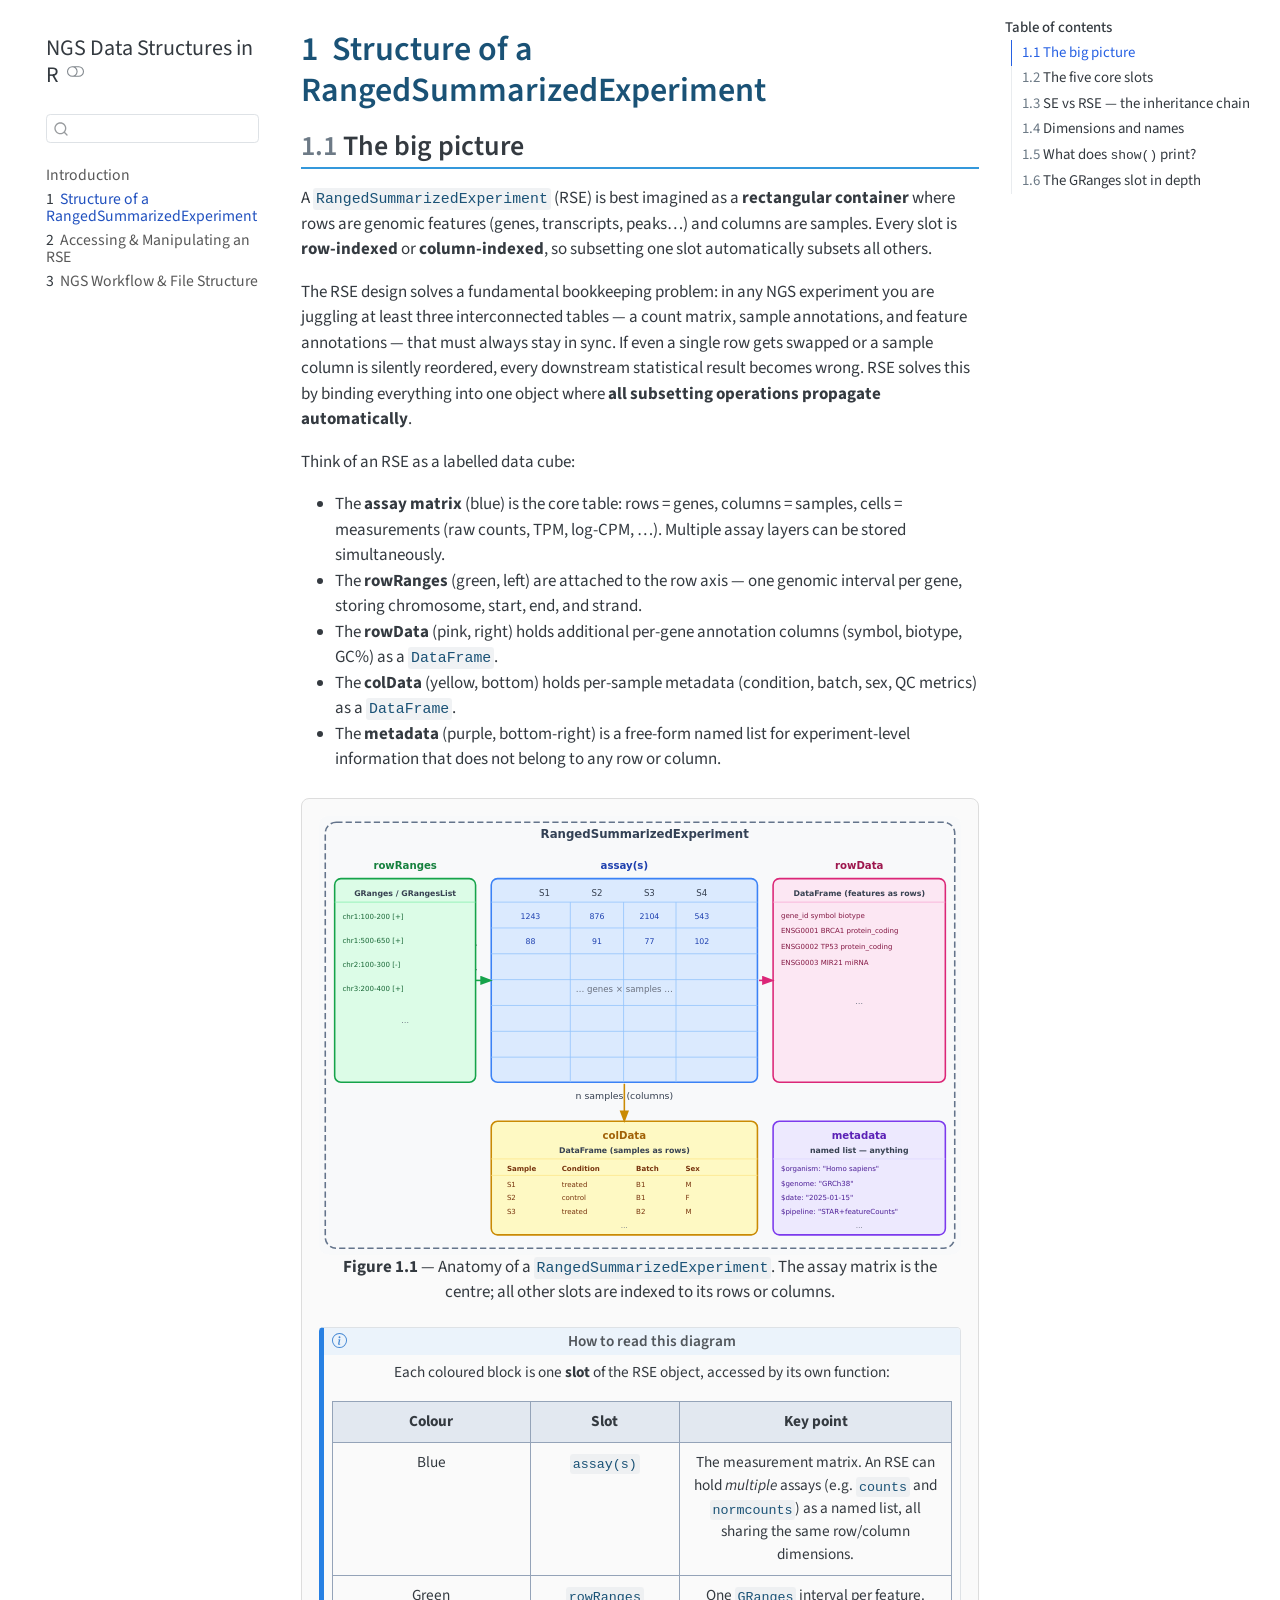
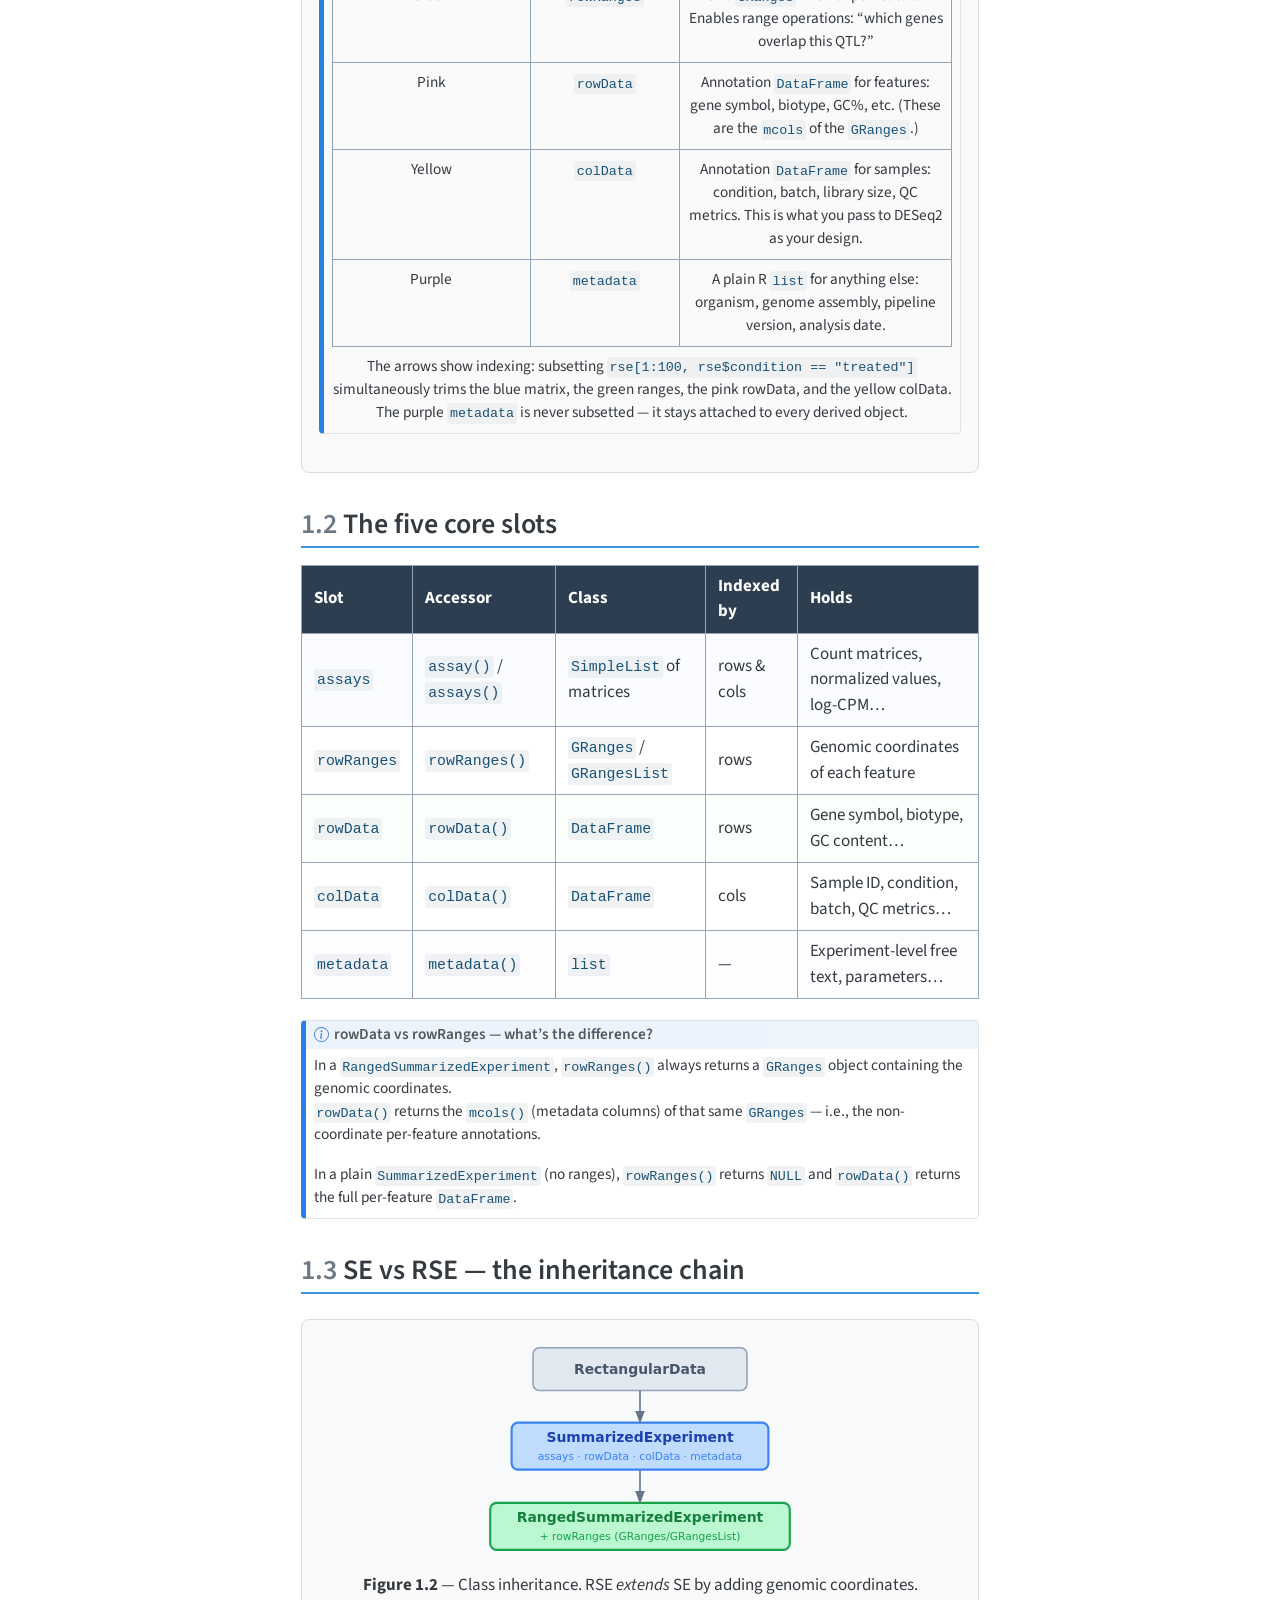
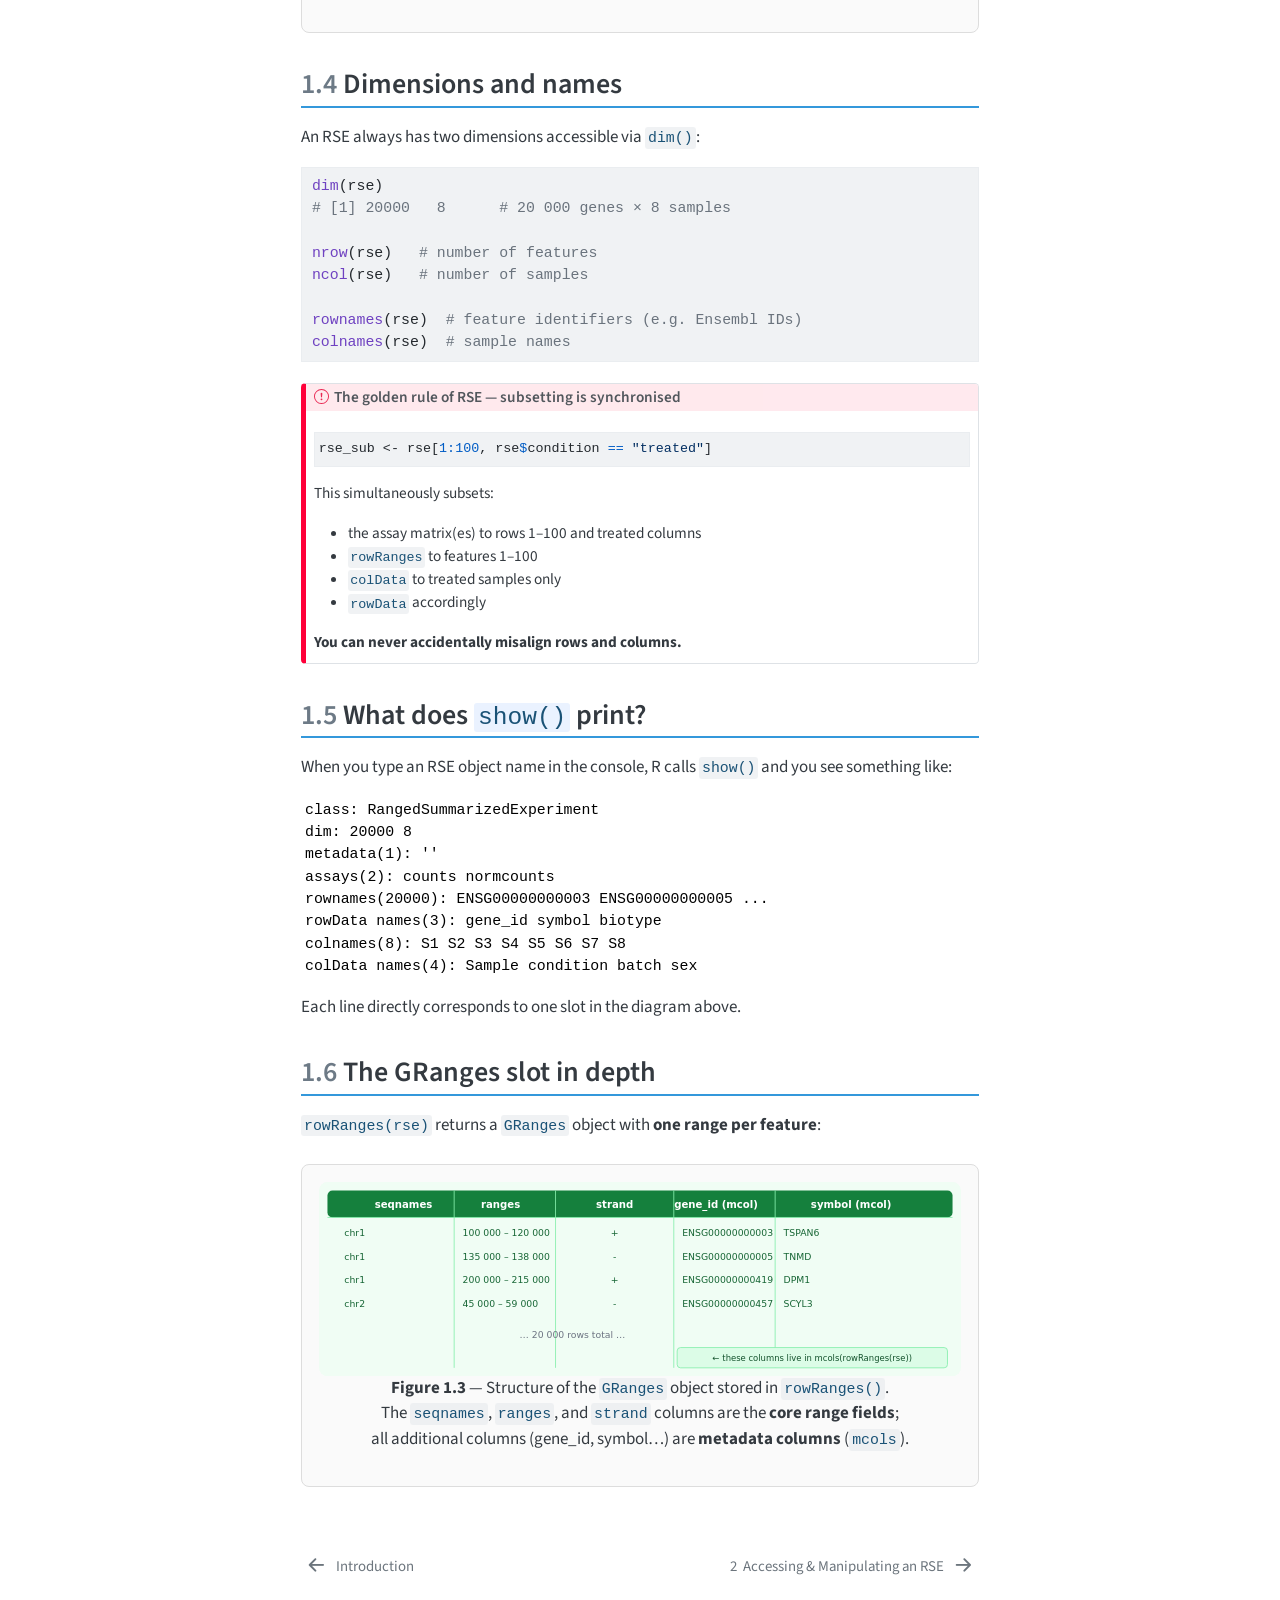
<file: structure.html>
<!DOCTYPE html>
<html xmlns="http://www.w3.org/1999/xhtml" lang="en" xml:lang="en"><head>

<meta charset="utf-8">
<meta name="generator" content="quarto-1.8.27">

<meta name="viewport" content="width=device-width, initial-scale=1.0, user-scalable=yes">


<title>1&nbsp; Structure of a RangedSummarizedExperiment – NGS Data Structures in R</title>
<style>
code{white-space: pre-wrap;}
span.smallcaps{font-variant: small-caps;}
div.columns{display: flex; gap: min(4vw, 1.5em);}
div.column{flex: auto; overflow-x: auto;}
div.hanging-indent{margin-left: 1.5em; text-indent: -1.5em;}
ul.task-list{list-style: none;}
ul.task-list li input[type="checkbox"] {
  width: 0.8em;
  margin: 0 0.8em 0.2em -1em; /* quarto-specific, see https://github.com/quarto-dev/quarto-cli/issues/4556 */ 
  vertical-align: middle;
}
/* CSS for syntax highlighting */
html { -webkit-text-size-adjust: 100%; }
pre > code.sourceCode { white-space: pre; position: relative; }
pre > code.sourceCode > span { display: inline-block; line-height: 1.25; }
pre > code.sourceCode > span:empty { height: 1.2em; }
.sourceCode { overflow: visible; }
code.sourceCode > span { color: inherit; text-decoration: inherit; }
div.sourceCode { margin: 1em 0; }
pre.sourceCode { margin: 0; }
@media screen {
div.sourceCode { overflow: auto; }
}
@media print {
pre > code.sourceCode { white-space: pre-wrap; }
pre > code.sourceCode > span { text-indent: -5em; padding-left: 5em; }
}
pre.numberSource code
  { counter-reset: source-line 0; }
pre.numberSource code > span
  { position: relative; left: -4em; counter-increment: source-line; }
pre.numberSource code > span > a:first-child::before
  { content: counter(source-line);
    position: relative; left: -1em; text-align: right; vertical-align: baseline;
    border: none; display: inline-block;
    -webkit-touch-callout: none; -webkit-user-select: none;
    -khtml-user-select: none; -moz-user-select: none;
    -ms-user-select: none; user-select: none;
    padding: 0 4px; width: 4em;
  }
pre.numberSource { margin-left: 3em;  padding-left: 4px; }
div.sourceCode
  {   }
@media screen {
pre > code.sourceCode > span > a:first-child::before { text-decoration: underline; }
}
</style>


<script src="site_libs/quarto-nav/quarto-nav.js"></script>
<script src="site_libs/quarto-nav/headroom.min.js"></script>
<script src="site_libs/clipboard/clipboard.min.js"></script>
<script src="site_libs/quarto-search/autocomplete.umd.js"></script>
<script src="site_libs/quarto-search/fuse.min.js"></script>
<script src="site_libs/quarto-search/quarto-search.js"></script>
<meta name="quarto:offset" content="./">
<link href="./access.html" rel="next">
<link href="./index.html" rel="prev">
<script src="site_libs/quarto-html/quarto.js" type="module"></script>
<script src="site_libs/quarto-html/tabsets/tabsets.js" type="module"></script>
<script src="site_libs/quarto-html/axe/axe-check.js" type="module"></script>
<script src="site_libs/quarto-html/popper.min.js"></script>
<script src="site_libs/quarto-html/tippy.umd.min.js"></script>
<script src="site_libs/quarto-html/anchor.min.js"></script>
<link href="site_libs/quarto-html/tippy.css" rel="stylesheet">
<link href="site_libs/quarto-html/quarto-syntax-highlighting-8b4baf804e461d9b72633f0de59a0cac.css" rel="stylesheet" class="quarto-color-scheme" id="quarto-text-highlighting-styles">
<link href="site_libs/quarto-html/quarto-syntax-highlighting-dark-f1aadacce99040138bbb613f9330654f.css" rel="stylesheet" class="quarto-color-scheme quarto-color-alternate" id="quarto-text-highlighting-styles">
<link href="site_libs/quarto-html/quarto-syntax-highlighting-8b4baf804e461d9b72633f0de59a0cac.css" rel="stylesheet" class="quarto-color-scheme-extra" id="quarto-text-highlighting-styles">
<script src="site_libs/bootstrap/bootstrap.min.js"></script>
<link href="site_libs/bootstrap/bootstrap-icons.css" rel="stylesheet">
<link href="site_libs/bootstrap/bootstrap-b5dd4a3d71b3a078c37fb2ee7b3c8dc8.min.css" rel="stylesheet" append-hash="true" class="quarto-color-scheme" id="quarto-bootstrap" data-mode="light">
<link href="site_libs/bootstrap/bootstrap-dark-f71687a9f24ade8682aaea117735bc7c.min.css" rel="stylesheet" append-hash="true" class="quarto-color-scheme quarto-color-alternate" id="quarto-bootstrap" data-mode="dark">
<link href="site_libs/bootstrap/bootstrap-b5dd4a3d71b3a078c37fb2ee7b3c8dc8.min.css" rel="stylesheet" append-hash="true" class="quarto-color-scheme-extra" id="quarto-bootstrap" data-mode="light">
<script id="quarto-search-options" type="application/json">{
  "location": "sidebar",
  "copy-button": false,
  "collapse-after": 3,
  "panel-placement": "start",
  "type": "textbox",
  "limit": 50,
  "keyboard-shortcut": [
    "f",
    "/",
    "s"
  ],
  "show-item-context": false,
  "language": {
    "search-no-results-text": "No results",
    "search-matching-documents-text": "matching documents",
    "search-copy-link-title": "Copy link to search",
    "search-hide-matches-text": "Hide additional matches",
    "search-more-match-text": "more match in this document",
    "search-more-matches-text": "more matches in this document",
    "search-clear-button-title": "Clear",
    "search-text-placeholder": "",
    "search-detached-cancel-button-title": "Cancel",
    "search-submit-button-title": "Submit",
    "search-label": "Search"
  }
}</script>
<style>html{ scroll-behavior: smooth; }</style>


<link rel="stylesheet" href="custom.css">
</head>

<body class="nav-sidebar floating quarto-light"><script id="quarto-html-before-body" type="application/javascript">
    const toggleBodyColorMode = (bsSheetEl) => {
      const mode = bsSheetEl.getAttribute("data-mode");
      const bodyEl = window.document.querySelector("body");
      if (mode === "dark") {
        bodyEl.classList.add("quarto-dark");
        bodyEl.classList.remove("quarto-light");
      } else {
        bodyEl.classList.add("quarto-light");
        bodyEl.classList.remove("quarto-dark");
      }
    }
    const toggleBodyColorPrimary = () => {
      const bsSheetEl = window.document.querySelector("link#quarto-bootstrap:not([rel=disabled-stylesheet])");
      if (bsSheetEl) {
        toggleBodyColorMode(bsSheetEl);
      }
    }
    const setColorSchemeToggle = (alternate) => {
      const toggles = window.document.querySelectorAll('.quarto-color-scheme-toggle');
      for (let i=0; i < toggles.length; i++) {
        const toggle = toggles[i];
        if (toggle) {
          if (alternate) {
            toggle.classList.add("alternate");
          } else {
            toggle.classList.remove("alternate");
          }
        }
      }
    };
    const toggleColorMode = (alternate) => {
      // Switch the stylesheets
      const primaryStylesheets = window.document.querySelectorAll('link.quarto-color-scheme:not(.quarto-color-alternate)');
      const alternateStylesheets = window.document.querySelectorAll('link.quarto-color-scheme.quarto-color-alternate');
      manageTransitions('#quarto-margin-sidebar .nav-link', false);
      if (alternate) {
        // note: dark is layered on light, we don't disable primary!
        enableStylesheet(alternateStylesheets);
        for (const sheetNode of alternateStylesheets) {
          if (sheetNode.id === "quarto-bootstrap") {
            toggleBodyColorMode(sheetNode);
          }
        }
      } else {
        disableStylesheet(alternateStylesheets);
        enableStylesheet(primaryStylesheets)
        toggleBodyColorPrimary();
      }
      manageTransitions('#quarto-margin-sidebar .nav-link', true);
      // Switch the toggles
      setColorSchemeToggle(alternate)
      // Hack to workaround the fact that safari doesn't
      // properly recolor the scrollbar when toggling (#1455)
      if (navigator.userAgent.indexOf('Safari') > 0 && navigator.userAgent.indexOf('Chrome') == -1) {
        manageTransitions("body", false);
        window.scrollTo(0, 1);
        setTimeout(() => {
          window.scrollTo(0, 0);
          manageTransitions("body", true);
        }, 40);
      }
    }
    const disableStylesheet = (stylesheets) => {
      for (let i=0; i < stylesheets.length; i++) {
        const stylesheet = stylesheets[i];
        stylesheet.rel = 'disabled-stylesheet';
      }
    }
    const enableStylesheet = (stylesheets) => {
      for (let i=0; i < stylesheets.length; i++) {
        const stylesheet = stylesheets[i];
        if(stylesheet.rel !== 'stylesheet') { // for Chrome, which will still FOUC without this check
          stylesheet.rel = 'stylesheet';
        }
      }
    }
    const manageTransitions = (selector, allowTransitions) => {
      const els = window.document.querySelectorAll(selector);
      for (let i=0; i < els.length; i++) {
        const el = els[i];
        if (allowTransitions) {
          el.classList.remove('notransition');
        } else {
          el.classList.add('notransition');
        }
      }
    }
    const isFileUrl = () => {
      return window.location.protocol === 'file:';
    }
    const hasAlternateSentinel = () => {
      let styleSentinel = getColorSchemeSentinel();
      if (styleSentinel !== null) {
        return styleSentinel === "alternate";
      } else {
        return false;
      }
    }
    const setStyleSentinel = (alternate) => {
      const value = alternate ? "alternate" : "default";
      if (!isFileUrl()) {
        window.localStorage.setItem("quarto-color-scheme", value);
      } else {
        localAlternateSentinel = value;
      }
    }
    const getColorSchemeSentinel = () => {
      if (!isFileUrl()) {
        const storageValue = window.localStorage.getItem("quarto-color-scheme");
        return storageValue != null ? storageValue : localAlternateSentinel;
      } else {
        return localAlternateSentinel;
      }
    }
    const toggleGiscusIfUsed = (isAlternate, darkModeDefault) => {
      const baseTheme = document.querySelector('#giscus-base-theme')?.value ?? 'light';
      const alternateTheme = document.querySelector('#giscus-alt-theme')?.value ?? 'dark';
      let newTheme = '';
      if(authorPrefersDark) {
        newTheme = isAlternate ? baseTheme : alternateTheme;
      } else {
        newTheme = isAlternate ? alternateTheme : baseTheme;
      }
      const changeGiscusTheme = () => {
        // From: https://github.com/giscus/giscus/issues/336
        const sendMessage = (message) => {
          const iframe = document.querySelector('iframe.giscus-frame');
          if (!iframe) return;
          iframe.contentWindow.postMessage({ giscus: message }, 'https://giscus.app');
        }
        sendMessage({
          setConfig: {
            theme: newTheme
          }
        });
      }
      const isGiscussLoaded = window.document.querySelector('iframe.giscus-frame') !== null;
      if (isGiscussLoaded) {
        changeGiscusTheme();
      }
    };
    const authorPrefersDark = false;
    const darkModeDefault = authorPrefersDark;
      document.querySelector('link#quarto-text-highlighting-styles.quarto-color-scheme-extra').rel = 'disabled-stylesheet';
      document.querySelector('link#quarto-bootstrap.quarto-color-scheme-extra').rel = 'disabled-stylesheet';
    let localAlternateSentinel = darkModeDefault ? 'alternate' : 'default';
    // Dark / light mode switch
    window.quartoToggleColorScheme = () => {
      // Read the current dark / light value
      let toAlternate = !hasAlternateSentinel();
      toggleColorMode(toAlternate);
      setStyleSentinel(toAlternate);
      toggleGiscusIfUsed(toAlternate, darkModeDefault);
      window.dispatchEvent(new Event('resize'));
    };
    // Switch to dark mode if need be
    if (hasAlternateSentinel()) {
      toggleColorMode(true);
    } else {
      toggleColorMode(false);
    }
  </script>

<div id="quarto-search-results"></div>
  <header id="quarto-header" class="headroom fixed-top">
  <nav class="quarto-secondary-nav">
    <div class="container-fluid d-flex">
      <button type="button" class="quarto-btn-toggle btn" data-bs-toggle="collapse" role="button" data-bs-target=".quarto-sidebar-collapse-item" aria-controls="quarto-sidebar" aria-expanded="false" aria-label="Toggle sidebar navigation" onclick="if (window.quartoToggleHeadroom) { window.quartoToggleHeadroom(); }">
        <i class="bi bi-layout-text-sidebar-reverse"></i>
      </button>
        <nav class="quarto-page-breadcrumbs" aria-label="breadcrumb"><ol class="breadcrumb"><li class="breadcrumb-item"><a href="./structure.html"><span class="chapter-number">1</span>&nbsp; <span class="chapter-title">Structure of a RangedSummarizedExperiment</span></a></li></ol></nav>
        <a class="flex-grow-1" role="navigation" data-bs-toggle="collapse" data-bs-target=".quarto-sidebar-collapse-item" aria-controls="quarto-sidebar" aria-expanded="false" aria-label="Toggle sidebar navigation" onclick="if (window.quartoToggleHeadroom) { window.quartoToggleHeadroom(); }">      
        </a>
      <button type="button" class="btn quarto-search-button" aria-label="Search" onclick="window.quartoOpenSearch();">
        <i class="bi bi-search"></i>
      </button>
    </div>
  </nav>
</header>
<!-- content -->
<div id="quarto-content" class="quarto-container page-columns page-rows-contents page-layout-article">
<!-- sidebar -->
  <nav id="quarto-sidebar" class="sidebar collapse collapse-horizontal quarto-sidebar-collapse-item sidebar-navigation floating overflow-auto">
    <div class="pt-lg-2 mt-2 text-left sidebar-header">
    <div class="sidebar-title mb-0 py-0">
      <a href="./">NGS Data Structures in R</a> 
        <div class="sidebar-tools-main">
  <a href="" class="quarto-color-scheme-toggle quarto-navigation-tool  px-1" onclick="window.quartoToggleColorScheme(); return false;" title="Toggle dark mode"><i class="bi"></i></a>
</div>
    </div>
      </div>
        <div class="mt-2 flex-shrink-0 align-items-center">
        <div class="sidebar-search">
        <div id="quarto-search" class="" title="Search"></div>
        </div>
        </div>
    <div class="sidebar-menu-container"> 
    <ul class="list-unstyled mt-1">
        <li class="sidebar-item">
  <div class="sidebar-item-container"> 
  <a href="./index.html" class="sidebar-item-text sidebar-link">
 <span class="menu-text">Introduction</span></a>
  </div>
</li>
        <li class="sidebar-item">
  <div class="sidebar-item-container"> 
  <a href="./structure.html" class="sidebar-item-text sidebar-link active">
 <span class="menu-text"><span class="chapter-number">1</span>&nbsp; <span class="chapter-title">Structure of a RangedSummarizedExperiment</span></span></a>
  </div>
</li>
        <li class="sidebar-item">
  <div class="sidebar-item-container"> 
  <a href="./access.html" class="sidebar-item-text sidebar-link">
 <span class="menu-text"><span class="chapter-number">2</span>&nbsp; <span class="chapter-title">Accessing &amp; Manipulating an RSE</span></span></a>
  </div>
</li>
        <li class="sidebar-item">
  <div class="sidebar-item-container"> 
  <a href="./workflow.html" class="sidebar-item-text sidebar-link">
 <span class="menu-text"><span class="chapter-number">3</span>&nbsp; <span class="chapter-title">NGS Workflow &amp; File Structure</span></span></a>
  </div>
</li>
    </ul>
    </div>
</nav>
<div id="quarto-sidebar-glass" class="quarto-sidebar-collapse-item" data-bs-toggle="collapse" data-bs-target=".quarto-sidebar-collapse-item"></div>
<!-- margin-sidebar -->
    <div id="quarto-margin-sidebar" class="sidebar margin-sidebar">
        <nav id="TOC" role="doc-toc" class="toc-active">
    <h2 id="toc-title">Table of contents</h2>
   
  <ul>
  <li><a href="#the-big-picture" id="toc-the-big-picture" class="nav-link active" data-scroll-target="#the-big-picture"><span class="header-section-number">1.1</span> The big picture</a></li>
  <li><a href="#the-five-core-slots" id="toc-the-five-core-slots" class="nav-link" data-scroll-target="#the-five-core-slots"><span class="header-section-number">1.2</span> The five core slots</a></li>
  <li><a href="#se-vs-rse-the-inheritance-chain" id="toc-se-vs-rse-the-inheritance-chain" class="nav-link" data-scroll-target="#se-vs-rse-the-inheritance-chain"><span class="header-section-number">1.3</span> SE vs RSE — the inheritance chain</a></li>
  <li><a href="#dimensions-and-names" id="toc-dimensions-and-names" class="nav-link" data-scroll-target="#dimensions-and-names"><span class="header-section-number">1.4</span> Dimensions and names</a></li>
  <li><a href="#what-does-show-print" id="toc-what-does-show-print" class="nav-link" data-scroll-target="#what-does-show-print"><span class="header-section-number">1.5</span> What does <code>show()</code> print?</a></li>
  <li><a href="#the-granges-slot-in-depth" id="toc-the-granges-slot-in-depth" class="nav-link" data-scroll-target="#the-granges-slot-in-depth"><span class="header-section-number">1.6</span> The GRanges slot in depth</a></li>
  </ul>
</nav>
    </div>
<!-- main -->
<main class="content" id="quarto-document-content">


<header id="title-block-header" class="quarto-title-block default">
<div class="quarto-title">
<h1 class="title"><span class="chapter-number">1</span>&nbsp; <span class="chapter-title">Structure of a RangedSummarizedExperiment</span></h1>
</div>



<div class="quarto-title-meta">

    
  
    
  </div>
  


</header>


<section id="the-big-picture" class="level2" data-number="1.1">
<h2 data-number="1.1" class="anchored" data-anchor-id="the-big-picture"><span class="header-section-number">1.1</span> The big picture</h2>
<p>A <code>RangedSummarizedExperiment</code> (RSE) is best imagined as a <strong>rectangular container</strong> where rows are genomic features (genes, transcripts, peaks…) and columns are samples. Every slot is <strong>row-indexed</strong> or <strong>column-indexed</strong>, so subsetting one slot automatically subsets all others.</p>
<p>The RSE design solves a fundamental bookkeeping problem: in any NGS experiment you are juggling at least three interconnected tables — a count matrix, sample annotations, and feature annotations — that must always stay in sync. If even a single row gets swapped or a sample column is silently reordered, every downstream statistical result becomes wrong. RSE solves this by binding everything into one object where <strong>all subsetting operations propagate automatically</strong>.</p>
<p>Think of an RSE as a labelled data cube:</p>
<ul>
<li>The <strong>assay matrix</strong> (blue) is the core table: rows = genes, columns = samples, cells = measurements (raw counts, TPM, log-CPM, …). Multiple assay layers can be stored simultaneously.</li>
<li>The <strong>rowRanges</strong> (green, left) are attached to the row axis — one genomic interval per gene, storing chromosome, start, end, and strand.</li>
<li>The <strong>rowData</strong> (pink, right) holds additional per-gene annotation columns (symbol, biotype, GC%) as a <code>DataFrame</code>.</li>
<li>The <strong>colData</strong> (yellow, bottom) holds per-sample metadata (condition, batch, sex, QC metrics) as a <code>DataFrame</code>.</li>
<li>The <strong>metadata</strong> (purple, bottom-right) is a free-form named list for experiment-level information that does not belong to any row or column.</li>
</ul>
<div class="diagram-container">
<svg viewbox="0 0 820 560" xmlns="http://www.w3.org/2000/svg" style="max-width:100%;font-family:system-ui,sans-serif;">

  <!-- ── background ── -->
  <rect width="820" height="560" rx="12" fill="#f8f9fa"></rect>

  <!-- ── ASSAY MATRIX (centre) ── -->
  <rect x="220" y="80" width="340" height="260" rx="8" fill="#dbeafe" stroke="#3b82f6" stroke-width="2"></rect>
  <text x="390" y="68" text-anchor="middle" font-size="13" font-weight="bold" fill="#1e40af">assay(s)</text>
  <!-- column headers -->
  <text x="288" y="102" text-anchor="middle" font-size="11" fill="#374151">S1</text>
  <text x="355" y="102" text-anchor="middle" font-size="11" fill="#374151">S2</text>
  <text x="422" y="102" text-anchor="middle" font-size="11" fill="#374151">S3</text>
  <text x="489" y="102" text-anchor="middle" font-size="11" fill="#374151">S4</text>
  <!-- grid lines -->
  <line x1="220" y1="110" x2="560" y2="110" stroke="#93c5fd" stroke-width="1"></line>
  <line x1="220" y1="143" x2="560" y2="143" stroke="#93c5fd" stroke-width="1"></line>
  <line x1="220" y1="176" x2="560" y2="176" stroke="#93c5fd" stroke-width="1"></line>
  <line x1="220" y1="209" x2="560" y2="209" stroke="#93c5fd" stroke-width="1"></line>
  <line x1="220" y1="242" x2="560" y2="242" stroke="#93c5fd" stroke-width="1"></line>
  <line x1="220" y1="275" x2="560" y2="275" stroke="#93c5fd" stroke-width="1"></line>
  <line x1="220" y1="308" x2="560" y2="308" stroke="#93c5fd" stroke-width="1"></line>
  <line x1="321" y1="110" x2="321" y2="340" stroke="#93c5fd" stroke-width="1"></line>
  <line x1="389" y1="110" x2="389" y2="340" stroke="#93c5fd" stroke-width="1"></line>
  <line x1="456" y1="110" x2="456" y2="340" stroke="#93c5fd" stroke-width="1"></line>
  <!-- sample values -->
  <text x="270" y="131" text-anchor="middle" font-size="10" fill="#1e40af">1243</text>
  <text x="355" y="131" text-anchor="middle" font-size="10" fill="#1e40af">876</text>
  <text x="422" y="131" text-anchor="middle" font-size="10" fill="#1e40af">2104</text>
  <text x="489" y="131" text-anchor="middle" font-size="10" fill="#1e40af">543</text>
  <text x="270" y="164" text-anchor="middle" font-size="10" fill="#1e40af">88</text>
  <text x="355" y="164" text-anchor="middle" font-size="10" fill="#1e40af">91</text>
  <text x="422" y="164" text-anchor="middle" font-size="10" fill="#1e40af">77</text>
  <text x="489" y="164" text-anchor="middle" font-size="10" fill="#1e40af">102</text>
  <text x="390" y="225" font-size="11" fill="#6b7280" text-anchor="middle">… genes × samples …</text>
  <!-- axis labels -->
  <text x="390" y="362" text-anchor="middle" font-size="12" fill="#374151">n samples (columns)</text>
  <text x="200" y="215" text-anchor="middle" font-size="12" fill="#374151" transform="rotate(-90,200,215)">m features (rows)</text>

  <!-- ── rowRanges (left) ── -->
  <rect x="20" y="80" width="180" height="260" rx="8" fill="#dcfce7" stroke="#16a34a" stroke-width="2"></rect>
  <text x="110" y="68" text-anchor="middle" font-size="13" font-weight="bold" fill="#15803d">rowRanges</text>
  <text x="110" y="102" text-anchor="middle" font-size="10" font-weight="bold" fill="#374151">GRanges / GRangesList</text>
  <line x1="20" y1="110" x2="200" y2="110" stroke="#86efac" stroke-width="1"></line>
  <!-- rows -->
  <text x="30" y="131" font-size="9" fill="#166534">chr1:100-200 [+]</text>
  <text x="30" y="162" font-size="9" fill="#166534">chr1:500-650 [+]</text>
  <text x="30" y="193" font-size="9" fill="#166534">chr2:100-300 [-]</text>
  <text x="30" y="224" font-size="9" fill="#166534">chr3:200-400 [+]</text>
  <text x="110" y="265" text-anchor="middle" font-size="10" fill="#6b7280">…</text>
  <!-- connecting arrow -->
  <line x1="200" y1="210" x2="218" y2="210" stroke="#16a34a" stroke-width="2" marker-end="url(#arr-green)"></line>

  <!-- ── colData (bottom, below assay) ── -->
  <rect x="220" y="390" width="340" height="145" rx="8" fill="#fef9c3" stroke="#ca8a04" stroke-width="2"></rect>
  <text x="390" y="412" text-anchor="middle" font-size="13" font-weight="bold" fill="#a16207">colData</text>
  <text x="390" y="430" text-anchor="middle" font-size="10" font-weight="bold" fill="#374151">DataFrame  (samples as rows)</text>
  <line x1="220" y1="438" x2="560" y2="438" stroke="#fde68a" stroke-width="1"></line>
  <text x="240" y="453" font-size="9" font-weight="bold" fill="#78350f">Sample</text>
  <text x="310" y="453" font-size="9" font-weight="bold" fill="#78350f">Condition</text>
  <text x="405" y="453" font-size="9" font-weight="bold" fill="#78350f">Batch</text>
  <text x="468" y="453" font-size="9" font-weight="bold" fill="#78350f">Sex</text>
  <line x1="220" y1="459" x2="560" y2="459" stroke="#fde68a" stroke-width="1"></line>
  <text x="240" y="474" font-size="9" fill="#78350f">S1</text>
  <text x="310" y="474" font-size="9" fill="#78350f">treated</text>
  <text x="405" y="474" font-size="9" fill="#78350f">B1</text>
  <text x="468" y="474" font-size="9" fill="#78350f">M</text>
  <text x="240" y="491" font-size="9" fill="#78350f">S2</text>
  <text x="310" y="491" font-size="9" fill="#78350f">control</text>
  <text x="405" y="491" font-size="9" fill="#78350f">B1</text>
  <text x="468" y="491" font-size="9" fill="#78350f">F</text>
  <text x="240" y="508" font-size="9" fill="#78350f">S3</text>
  <text x="310" y="508" font-size="9" fill="#78350f">treated</text>
  <text x="405" y="508" font-size="9" fill="#78350f">B2</text>
  <text x="468" y="508" font-size="9" fill="#78350f">M</text>
  <text x="390" y="526" text-anchor="middle" font-size="9" fill="#6b7280">…</text>
  <!-- connecting arrow (assay bottom → colData top) -->
  <line x1="390" y1="342" x2="390" y2="388" stroke="#ca8a04" stroke-width="2" marker-end="url(#arr-yellow)"></line>

  <!-- ── rowData (right) ── -->
  <rect x="580" y="80" width="220" height="260" rx="8" fill="#fce7f3" stroke="#db2777" stroke-width="2"></rect>
  <text x="690" y="68" text-anchor="middle" font-size="13" font-weight="bold" fill="#9d174d">rowData</text>
  <text x="690" y="102" text-anchor="middle" font-size="10" font-weight="bold" fill="#374151">DataFrame (features as rows)</text>
  <line x1="580" y1="110" x2="800" y2="110" stroke="#f9a8d4" stroke-width="1"></line>
  <text x="590" y="130" font-size="9" fill="#831843">gene_id   symbol  biotype</text>
  <text x="590" y="150" font-size="9" fill="#831843">ENSG0001  BRCA1   protein_coding</text>
  <text x="590" y="170" font-size="9" fill="#831843">ENSG0002  TP53    protein_coding</text>
  <text x="590" y="190" font-size="9" fill="#831843">ENSG0003  MIR21   miRNA</text>
  <text x="690" y="240" text-anchor="middle" font-size="10" fill="#6b7280">…</text>
  <!-- connecting arrow -->
  <line x1="562" y1="210" x2="578" y2="210" stroke="#db2777" stroke-width="2" marker-end="url(#arr-pink)"></line>

  <!-- ── metadata (bottom right) ── -->
  <rect x="580" y="390" width="220" height="145" rx="8" fill="#ede9fe" stroke="#7c3aed" stroke-width="2"></rect>
  <text x="690" y="412" text-anchor="middle" font-size="13" font-weight="bold" fill="#5b21b6">metadata</text>
  <text x="690" y="430" text-anchor="middle" font-size="10" font-weight="bold" fill="#374151">named list — anything</text>
  <line x1="580" y1="438" x2="800" y2="438" stroke="#ddd6fe" stroke-width="1"></line>
  <text x="590" y="454" font-size="9" fill="#4c1d95">$organism: "Homo sapiens"</text>
  <text x="590" y="472" font-size="9" fill="#4c1d95">$genome:   "GRCh38"</text>
  <text x="590" y="490" font-size="9" fill="#4c1d95">$date:     "2025-01-15"</text>
  <text x="590" y="508" font-size="9" fill="#4c1d95">$pipeline: "STAR+featureCounts"</text>
  <text x="690" y="526" text-anchor="middle" font-size="9" fill="#6b7280">…</text>

  <!-- ── outer RSE border ── -->
  <rect x="8" y="8" width="804" height="544" rx="14" fill="none" stroke="#64748b" stroke-width="2" stroke-dasharray="8 4"></rect>
  <text x="416" y="28" text-anchor="middle" font-size="15" font-weight="bold" fill="#334155">RangedSummarizedExperiment</text>

  <!-- ── arrow markers ── -->
  <defs>
    <marker id="arr-green" markerwidth="8" markerheight="8" refx="6" refy="3" orient="auto">
      <path d="M0,0 L0,6 L8,3 z" fill="#16a34a"></path>
    </marker>
    <marker id="arr-yellow" markerwidth="8" markerheight="8" refx="6" refy="3" orient="auto">
      <path d="M0,0 L0,6 L8,3 z" fill="#ca8a04"></path>
    </marker>
    <marker id="arr-pink" markerwidth="8" markerheight="8" refx="6" refy="3" orient="auto">
      <path d="M0,0 L0,6 L8,3 z" fill="#db2777"></path>
    </marker>
  </defs>
</svg>
<p><strong>Figure 1.1</strong> — Anatomy of a <code>RangedSummarizedExperiment</code>. The assay matrix is the centre; all other slots are indexed to its rows or columns.</p>
<div class="callout callout-style-default callout-note callout-titled">
<div class="callout-header d-flex align-content-center">
<div class="callout-icon-container">
<i class="callout-icon"></i>
</div>
<div class="callout-title-container flex-fill">
<span class="screen-reader-only">Note</span>How to read this diagram
</div>
</div>
<div class="callout-body-container callout-body">
<p>Each coloured block is one <strong>slot</strong> of the RSE object, accessed by its own function:</p>
<table class="caption-top table">
<colgroup>
<col style="width: 32%">
<col style="width: 24%">
<col style="width: 44%">
</colgroup>
<thead>
<tr class="header">
<th>Colour</th>
<th>Slot</th>
<th>Key point</th>
</tr>
</thead>
<tbody>
<tr class="odd">
<td>Blue</td>
<td><code>assay(s)</code></td>
<td>The measurement matrix. An RSE can hold <em>multiple</em> assays (e.g.&nbsp;<code>counts</code> and <code>normcounts</code>) as a named list, all sharing the same row/column dimensions.</td>
</tr>
<tr class="even">
<td>Green</td>
<td><code>rowRanges</code></td>
<td>One <code>GRanges</code> interval per feature. Enables range operations: “which genes overlap this QTL?”</td>
</tr>
<tr class="odd">
<td>Pink</td>
<td><code>rowData</code></td>
<td>Annotation <code>DataFrame</code> for features: gene symbol, biotype, GC%, etc. (These are the <code>mcols</code> of the <code>GRanges</code>.)</td>
</tr>
<tr class="even">
<td>Yellow</td>
<td><code>colData</code></td>
<td>Annotation <code>DataFrame</code> for samples: condition, batch, library size, QC metrics. This is what you pass to DESeq2 as your design.</td>
</tr>
<tr class="odd">
<td>Purple</td>
<td><code>metadata</code></td>
<td>A plain R <code>list</code> for anything else: organism, genome assembly, pipeline version, analysis date.</td>
</tr>
</tbody>
</table>
<p>The arrows show indexing: subsetting <code>rse[1:100, rse$condition == "treated"]</code> simultaneously trims the blue matrix, the green ranges, the pink rowData, and the yellow colData. The purple <code>metadata</code> is never subsetted — it stays attached to every derived object.</p>
</div>
</div>
</div>
</section>
<section id="the-five-core-slots" class="level2" data-number="1.2">
<h2 data-number="1.2" class="anchored" data-anchor-id="the-five-core-slots"><span class="header-section-number">1.2</span> The five core slots</h2>
<table class="slot-table" style="width:100%;border-collapse:collapse;">
<thead>
<tr>
<th style="padding:8px 12px;">
Slot
</th>
<th style="padding:8px 12px;">
Accessor
</th>
<th style="padding:8px 12px;">
Class
</th>
<th style="padding:8px 12px;">
Indexed by
</th>
<th style="padding:8px 12px;">
Holds
</th>
</tr>
</thead>
<tbody>
<tr style="background:#dbeafe22;">
<td style="padding:8px 12px;font-weight:bold;color:#1e40af;">
<code>assays</code>
</td>
<td style="padding:8px 12px;">
<code>assay()</code> / <code>assays()</code>
</td>
<td style="padding:8px 12px;">
<code>SimpleList</code> of matrices
</td>
<td style="padding:8px 12px;">
rows &amp; cols
</td>
<td style="padding:8px 12px;">
Count matrices, normalized values, log-CPM…
</td>
</tr>
<tr>
<td style="padding:8px 12px;font-weight:bold;color:#15803d;">
<code>rowRanges</code>
</td>
<td style="padding:8px 12px;">
<code>rowRanges()</code>
</td>
<td style="padding:8px 12px;">
<code>GRanges</code> / <code>GRangesList</code>
</td>
<td style="padding:8px 12px;">
rows
</td>
<td style="padding:8px 12px;">
Genomic coordinates of each feature
</td>
</tr>
<tr style="background:#dcfce722;">
<td style="padding:8px 12px;font-weight:bold;color:#9d174d;">
<code>rowData</code>
</td>
<td style="padding:8px 12px;">
<code>rowData()</code>
</td>
<td style="padding:8px 12px;">
<code>DataFrame</code>
</td>
<td style="padding:8px 12px;">
rows
</td>
<td style="padding:8px 12px;">
Gene symbol, biotype, GC content…
</td>
</tr>
<tr>
<td style="padding:8px 12px;font-weight:bold;color:#a16207;">
<code>colData</code>
</td>
<td style="padding:8px 12px;">
<code>colData()</code>
</td>
<td style="padding:8px 12px;">
<code>DataFrame</code>
</td>
<td style="padding:8px 12px;">
cols
</td>
<td style="padding:8px 12px;">
Sample ID, condition, batch, QC metrics…
</td>
</tr>
<tr style="background:#ede9fe22;">
<td style="padding:8px 12px;font-weight:bold;color:#5b21b6;">
<code>metadata</code>
</td>
<td style="padding:8px 12px;">
<code>metadata()</code>
</td>
<td style="padding:8px 12px;">
<code>list</code>
</td>
<td style="padding:8px 12px;">
—
</td>
<td style="padding:8px 12px;">
Experiment-level free text, parameters…
</td>
</tr>
</tbody>
</table>
<div class="callout callout-style-default callout-note callout-titled">
<div class="callout-header d-flex align-content-center">
<div class="callout-icon-container">
<i class="callout-icon"></i>
</div>
<div class="callout-title-container flex-fill">
<span class="screen-reader-only">Note</span>rowData vs rowRanges — what’s the difference?
</div>
</div>
<div class="callout-body-container callout-body">
<p>In a <code>RangedSummarizedExperiment</code>, <strong><code>rowRanges()</code></strong> always returns a <code>GRanges</code> object containing the genomic coordinates.<br>
<strong><code>rowData()</code></strong> returns the <code>mcols()</code> (metadata columns) of that same <code>GRanges</code> — i.e., the non-coordinate per-feature annotations.</p>
<p>In a plain <code>SummarizedExperiment</code> (no ranges), <code>rowRanges()</code> returns <code>NULL</code> and <code>rowData()</code> returns the full per-feature <code>DataFrame</code>.</p>
</div>
</div>
</section>
<section id="se-vs-rse-the-inheritance-chain" class="level2" data-number="1.3">
<h2 data-number="1.3" class="anchored" data-anchor-id="se-vs-rse-the-inheritance-chain"><span class="header-section-number">1.3</span> SE vs RSE — the inheritance chain</h2>
<div class="diagram-container">
<svg viewbox="0 0 600 220" xmlns="http://www.w3.org/2000/svg" style="max-width:100%;font-family:system-ui,sans-serif;">
  <rect width="600" height="220" rx="10" fill="#f8f9fa"></rect>

  <!-- RectangularData -->
  <rect x="200" y="10" width="200" height="40" rx="6" fill="#e2e8f0" stroke="#94a3b8" stroke-width="1.5"></rect>
  <text x="300" y="35" text-anchor="middle" font-size="13" font-weight="bold" fill="#475569">RectangularData</text>

  <!-- SummarizedExperiment -->
  <rect x="180" y="80" width="240" height="44" rx="6" fill="#bfdbfe" stroke="#3b82f6" stroke-width="2"></rect>
  <text x="300" y="98" text-anchor="middle" font-size="13" font-weight="bold" fill="#1e40af">SummarizedExperiment</text>
  <text x="300" y="115" text-anchor="middle" font-size="10" fill="#3b82f6">assays · rowData · colData · metadata</text>

  <!-- RangedSummarizedExperiment -->
  <rect x="160" y="155" width="280" height="44" rx="6" fill="#bbf7d0" stroke="#16a34a" stroke-width="2"></rect>
  <text x="300" y="173" text-anchor="middle" font-size="13" font-weight="bold" fill="#15803d">RangedSummarizedExperiment</text>
  <text x="300" y="190" text-anchor="middle" font-size="10" fill="#16a34a">+ rowRanges (GRanges/GRangesList)</text>

  <!-- arrows -->
  <line x1="300" y1="50" x2="300" y2="78" stroke="#64748b" stroke-width="1.5" marker-end="url(#arr-grey)"></line>
  <line x1="300" y1="124" x2="300" y2="153" stroke="#64748b" stroke-width="1.5" marker-end="url(#arr-grey)"></line>

  <defs>
    <marker id="arr-grey" markerwidth="8" markerheight="8" refx="6" refy="3" orient="auto">
      <path d="M0,0 L0,6 L8,3 z" fill="#64748b"></path>
    </marker>
  </defs>
</svg>
<p><strong>Figure 1.2</strong> — Class inheritance. RSE <em>extends</em> SE by adding genomic coordinates.</p>
</div>
</section>
<section id="dimensions-and-names" class="level2" data-number="1.4">
<h2 data-number="1.4" class="anchored" data-anchor-id="dimensions-and-names"><span class="header-section-number">1.4</span> Dimensions and names</h2>
<p>An RSE always has two dimensions accessible via <code>dim()</code>:</p>
<div class="code-copy-outer-scaffold"><div class="sourceCode" id="cb1"><pre class="sourceCode r code-with-copy"><code class="sourceCode r"><span id="cb1-1"><a href="#cb1-1" aria-hidden="true" tabindex="-1"></a><span class="fu">dim</span>(rse)</span>
<span id="cb1-2"><a href="#cb1-2" aria-hidden="true" tabindex="-1"></a><span class="co"># [1] 20000   8      # 20 000 genes × 8 samples</span></span>
<span id="cb1-3"><a href="#cb1-3" aria-hidden="true" tabindex="-1"></a></span>
<span id="cb1-4"><a href="#cb1-4" aria-hidden="true" tabindex="-1"></a><span class="fu">nrow</span>(rse)   <span class="co"># number of features</span></span>
<span id="cb1-5"><a href="#cb1-5" aria-hidden="true" tabindex="-1"></a><span class="fu">ncol</span>(rse)   <span class="co"># number of samples</span></span>
<span id="cb1-6"><a href="#cb1-6" aria-hidden="true" tabindex="-1"></a></span>
<span id="cb1-7"><a href="#cb1-7" aria-hidden="true" tabindex="-1"></a><span class="fu">rownames</span>(rse)  <span class="co"># feature identifiers (e.g. Ensembl IDs)</span></span>
<span id="cb1-8"><a href="#cb1-8" aria-hidden="true" tabindex="-1"></a><span class="fu">colnames</span>(rse)  <span class="co"># sample names</span></span></code></pre></div><button title="Copy to Clipboard" class="code-copy-button"><i class="bi"></i></button></div>
<div class="callout callout-style-default callout-important callout-titled">
<div class="callout-header d-flex align-content-center">
<div class="callout-icon-container">
<i class="callout-icon"></i>
</div>
<div class="callout-title-container flex-fill">
<span class="screen-reader-only">Important</span>The golden rule of RSE — subsetting is synchronised
</div>
</div>
<div class="callout-body-container callout-body">
<div class="code-copy-outer-scaffold"><div class="sourceCode" id="cb2"><pre class="sourceCode r code-with-copy"><code class="sourceCode r"><span id="cb2-1"><a href="#cb2-1" aria-hidden="true" tabindex="-1"></a>rse_sub <span class="ot">&lt;-</span> rse[<span class="dv">1</span><span class="sc">:</span><span class="dv">100</span>, rse<span class="sc">$</span>condition <span class="sc">==</span> <span class="st">"treated"</span>]</span></code></pre></div><button title="Copy to Clipboard" class="code-copy-button"><i class="bi"></i></button></div>
<p>This simultaneously subsets:</p>
<ul>
<li>the assay matrix(es) to rows 1–100 and treated columns</li>
<li><code>rowRanges</code> to features 1–100</li>
<li><code>colData</code> to treated samples only</li>
<li><code>rowData</code> accordingly</li>
</ul>
<p><strong>You can never accidentally misalign rows and columns.</strong></p>
</div>
</div>
</section>
<section id="what-does-show-print" class="level2" data-number="1.5">
<h2 data-number="1.5" class="anchored" data-anchor-id="what-does-show-print"><span class="header-section-number">1.5</span> What does <code>show()</code> print?</h2>
<p>When you type an RSE object name in the console, R calls <code>show()</code> and you see something like:</p>
<pre><code>class: RangedSummarizedExperiment 
dim: 20000 8 
metadata(1): ''
assays(2): counts normcounts
rownames(20000): ENSG00000000003 ENSG00000000005 ...
rowData names(3): gene_id symbol biotype
colnames(8): S1 S2 S3 S4 S5 S6 S7 S8
colData names(4): Sample condition batch sex</code></pre>
<p>Each line directly corresponds to one slot in the diagram above.</p>
</section>
<section id="the-granges-slot-in-depth" class="level2" data-number="1.6">
<h2 data-number="1.6" class="anchored" data-anchor-id="the-granges-slot-in-depth"><span class="header-section-number">1.6</span> The GRanges slot in depth</h2>
<p><code>rowRanges(rse)</code> returns a <code>GRanges</code> object with <strong>one range per feature</strong>:</p>
<div class="diagram-container">
<svg viewbox="0 0 760 230" xmlns="http://www.w3.org/2000/svg" style="max-width:100%;font-family:system-ui,sans-serif;">
  <rect width="760" height="230" rx="10" fill="#f0fdf4"></rect>

  <!-- header row -->
  <rect x="10" y="10" width="740" height="32" rx="6" fill="#15803d"></rect>
  <text x="100" y="31" text-anchor="middle" font-size="12" font-weight="bold" fill="white">seqnames</text>
  <text x="215" y="31" text-anchor="middle" font-size="12" font-weight="bold" fill="white">ranges</text>
  <text x="350" y="31" text-anchor="middle" font-size="12" font-weight="bold" fill="white">strand</text>
  <text x="470" y="31" text-anchor="middle" font-size="12" font-weight="bold" fill="white">gene_id (mcol)</text>
  <text x="630" y="31" text-anchor="middle" font-size="12" font-weight="bold" fill="white">symbol (mcol)</text>

  <!-- grid lines -->
  <line x1="10" y1="42" x2="750" y2="42" stroke="#86efac" stroke-width="1"></line>
  <line x1="160" y1="10" x2="160" y2="220" stroke="#86efac" stroke-width="1"></line>
  <line x1="280" y1="10" x2="280" y2="220" stroke="#86efac" stroke-width="1"></line>
  <line x1="420" y1="10" x2="420" y2="220" stroke="#86efac" stroke-width="1"></line>
  <line x1="540" y1="10" x2="540" y2="220" stroke="#86efac" stroke-width="1"></line>

  <!-- data rows -->
  <text x="30" y="64" font-size="11" fill="#166534">chr1</text>
  <text x="170" y="64" font-size="11" fill="#166534">100 000 – 120 000</text>
  <text x="350" y="64" text-anchor="middle" font-size="11" fill="#166534">+</text>
  <text x="430" y="64" font-size="11" fill="#166534">ENSG00000000003</text>
  <text x="550" y="64" font-size="11" fill="#166534">TSPAN6</text>

  <text x="30" y="92" font-size="11" fill="#166534">chr1</text>
  <text x="170" y="92" font-size="11" fill="#166534">135 000 – 138 000</text>
  <text x="350" y="92" text-anchor="middle" font-size="11" fill="#166534">-</text>
  <text x="430" y="92" font-size="11" fill="#166534">ENSG00000000005</text>
  <text x="550" y="92" font-size="11" fill="#166534">TNMD</text>

  <text x="30" y="120" font-size="11" fill="#166534">chr1</text>
  <text x="170" y="120" font-size="11" fill="#166534">200 000 – 215 000</text>
  <text x="350" y="120" text-anchor="middle" font-size="11" fill="#166534">+</text>
  <text x="430" y="120" font-size="11" fill="#166534">ENSG00000000419</text>
  <text x="550" y="120" font-size="11" fill="#166534">DPM1</text>

  <text x="30" y="148" font-size="11" fill="#166534">chr2</text>
  <text x="170" y="148" font-size="11" fill="#166534">45 000 – 59 000</text>
  <text x="350" y="148" text-anchor="middle" font-size="11" fill="#166534">-</text>
  <text x="430" y="148" font-size="11" fill="#166534">ENSG00000000457</text>
  <text x="550" y="148" font-size="11" fill="#166534">SCYL3</text>

  <text x="300" y="185" text-anchor="middle" font-size="11" fill="#6b7280">… 20 000 rows total …</text>

  <!-- mcols label -->
  <rect x="424" y="196" width="320" height="24" rx="4" fill="#dcfce7" stroke="#86efac"></rect>
  <text x="584" y="212" text-anchor="middle" font-size="10" fill="#14532d">← these columns live in mcols(rowRanges(rse))</text>
</svg>
<p><strong>Figure 1.3</strong> — Structure of the <code>GRanges</code> object stored in <code>rowRanges()</code>.<br>
The <code>seqnames</code>, <code>ranges</code>, and <code>strand</code> columns are the <strong>core range fields</strong>;<br>
all additional columns (gene_id, symbol…) are <strong>metadata columns</strong> (<code>mcols</code>).</p>
</div>


</section>

</main> <!-- /main -->
<script id="quarto-html-after-body" type="application/javascript">
  window.document.addEventListener("DOMContentLoaded", function (event) {
    // Ensure there is a toggle, if there isn't float one in the top right
    if (window.document.querySelector('.quarto-color-scheme-toggle') === null) {
      const a = window.document.createElement('a');
      a.classList.add('top-right');
      a.classList.add('quarto-color-scheme-toggle');
      a.href = "";
      a.onclick = function() { try { window.quartoToggleColorScheme(); } catch {} return false; };
      const i = window.document.createElement("i");
      i.classList.add('bi');
      a.appendChild(i);
      window.document.body.appendChild(a);
    }
    setColorSchemeToggle(hasAlternateSentinel())
    const icon = "";
    const anchorJS = new window.AnchorJS();
    anchorJS.options = {
      placement: 'right',
      icon: icon
    };
    anchorJS.add('.anchored');
    const isCodeAnnotation = (el) => {
      for (const clz of el.classList) {
        if (clz.startsWith('code-annotation-')) {                     
          return true;
        }
      }
      return false;
    }
    const onCopySuccess = function(e) {
      // button target
      const button = e.trigger;
      // don't keep focus
      button.blur();
      // flash "checked"
      button.classList.add('code-copy-button-checked');
      var currentTitle = button.getAttribute("title");
      button.setAttribute("title", "Copied!");
      let tooltip;
      if (window.bootstrap) {
        button.setAttribute("data-bs-toggle", "tooltip");
        button.setAttribute("data-bs-placement", "left");
        button.setAttribute("data-bs-title", "Copied!");
        tooltip = new bootstrap.Tooltip(button, 
          { trigger: "manual", 
            customClass: "code-copy-button-tooltip",
            offset: [0, -8]});
        tooltip.show();    
      }
      setTimeout(function() {
        if (tooltip) {
          tooltip.hide();
          button.removeAttribute("data-bs-title");
          button.removeAttribute("data-bs-toggle");
          button.removeAttribute("data-bs-placement");
        }
        button.setAttribute("title", currentTitle);
        button.classList.remove('code-copy-button-checked');
      }, 1000);
      // clear code selection
      e.clearSelection();
    }
    const getTextToCopy = function(trigger) {
      const outerScaffold = trigger.parentElement.cloneNode(true);
      const codeEl = outerScaffold.querySelector('code');
      for (const childEl of codeEl.children) {
        if (isCodeAnnotation(childEl)) {
          childEl.remove();
        }
      }
      return codeEl.innerText;
    }
    const clipboard = new window.ClipboardJS('.code-copy-button:not([data-in-quarto-modal])', {
      text: getTextToCopy
    });
    clipboard.on('success', onCopySuccess);
    if (window.document.getElementById('quarto-embedded-source-code-modal')) {
      const clipboardModal = new window.ClipboardJS('.code-copy-button[data-in-quarto-modal]', {
        text: getTextToCopy,
        container: window.document.getElementById('quarto-embedded-source-code-modal')
      });
      clipboardModal.on('success', onCopySuccess);
    }
      var localhostRegex = new RegExp(/^(?:http|https):\/\/localhost\:?[0-9]*\//);
      var mailtoRegex = new RegExp(/^mailto:/);
        var filterRegex = new RegExp('/' + window.location.host + '/');
      var isInternal = (href) => {
          return filterRegex.test(href) || localhostRegex.test(href) || mailtoRegex.test(href);
      }
      // Inspect non-navigation links and adorn them if external
     var links = window.document.querySelectorAll('a[href]:not(.nav-link):not(.navbar-brand):not(.toc-action):not(.sidebar-link):not(.sidebar-item-toggle):not(.pagination-link):not(.no-external):not([aria-hidden]):not(.dropdown-item):not(.quarto-navigation-tool):not(.about-link)');
      for (var i=0; i<links.length; i++) {
        const link = links[i];
        if (!isInternal(link.href)) {
          // undo the damage that might have been done by quarto-nav.js in the case of
          // links that we want to consider external
          if (link.dataset.originalHref !== undefined) {
            link.href = link.dataset.originalHref;
          }
        }
      }
    function tippyHover(el, contentFn, onTriggerFn, onUntriggerFn) {
      const config = {
        allowHTML: true,
        maxWidth: 500,
        delay: 100,
        arrow: false,
        appendTo: function(el) {
            return el.parentElement;
        },
        interactive: true,
        interactiveBorder: 10,
        theme: 'quarto',
        placement: 'bottom-start',
      };
      if (contentFn) {
        config.content = contentFn;
      }
      if (onTriggerFn) {
        config.onTrigger = onTriggerFn;
      }
      if (onUntriggerFn) {
        config.onUntrigger = onUntriggerFn;
      }
      window.tippy(el, config); 
    }
    const noterefs = window.document.querySelectorAll('a[role="doc-noteref"]');
    for (var i=0; i<noterefs.length; i++) {
      const ref = noterefs[i];
      tippyHover(ref, function() {
        // use id or data attribute instead here
        let href = ref.getAttribute('data-footnote-href') || ref.getAttribute('href');
        try { href = new URL(href).hash; } catch {}
        const id = href.replace(/^#\/?/, "");
        const note = window.document.getElementById(id);
        if (note) {
          return note.innerHTML;
        } else {
          return "";
        }
      });
    }
    const xrefs = window.document.querySelectorAll('a.quarto-xref');
    const processXRef = (id, note) => {
      // Strip column container classes
      const stripColumnClz = (el) => {
        el.classList.remove("page-full", "page-columns");
        if (el.children) {
          for (const child of el.children) {
            stripColumnClz(child);
          }
        }
      }
      stripColumnClz(note)
      if (id === null || id.startsWith('sec-')) {
        // Special case sections, only their first couple elements
        const container = document.createElement("div");
        if (note.children && note.children.length > 2) {
          container.appendChild(note.children[0].cloneNode(true));
          for (let i = 1; i < note.children.length; i++) {
            const child = note.children[i];
            if (child.tagName === "P" && child.innerText === "") {
              continue;
            } else {
              container.appendChild(child.cloneNode(true));
              break;
            }
          }
          if (window.Quarto?.typesetMath) {
            window.Quarto.typesetMath(container);
          }
          return container.innerHTML
        } else {
          if (window.Quarto?.typesetMath) {
            window.Quarto.typesetMath(note);
          }
          return note.innerHTML;
        }
      } else {
        // Remove any anchor links if they are present
        const anchorLink = note.querySelector('a.anchorjs-link');
        if (anchorLink) {
          anchorLink.remove();
        }
        if (window.Quarto?.typesetMath) {
          window.Quarto.typesetMath(note);
        }
        if (note.classList.contains("callout")) {
          return note.outerHTML;
        } else {
          return note.innerHTML;
        }
      }
    }
    for (var i=0; i<xrefs.length; i++) {
      const xref = xrefs[i];
      tippyHover(xref, undefined, function(instance) {
        instance.disable();
        let url = xref.getAttribute('href');
        let hash = undefined; 
        if (url.startsWith('#')) {
          hash = url;
        } else {
          try { hash = new URL(url).hash; } catch {}
        }
        if (hash) {
          const id = hash.replace(/^#\/?/, "");
          const note = window.document.getElementById(id);
          if (note !== null) {
            try {
              const html = processXRef(id, note.cloneNode(true));
              instance.setContent(html);
            } finally {
              instance.enable();
              instance.show();
            }
          } else {
            // See if we can fetch this
            fetch(url.split('#')[0])
            .then(res => res.text())
            .then(html => {
              const parser = new DOMParser();
              const htmlDoc = parser.parseFromString(html, "text/html");
              const note = htmlDoc.getElementById(id);
              if (note !== null) {
                const html = processXRef(id, note);
                instance.setContent(html);
              } 
            }).finally(() => {
              instance.enable();
              instance.show();
            });
          }
        } else {
          // See if we can fetch a full url (with no hash to target)
          // This is a special case and we should probably do some content thinning / targeting
          fetch(url)
          .then(res => res.text())
          .then(html => {
            const parser = new DOMParser();
            const htmlDoc = parser.parseFromString(html, "text/html");
            const note = htmlDoc.querySelector('main.content');
            if (note !== null) {
              // This should only happen for chapter cross references
              // (since there is no id in the URL)
              // remove the first header
              if (note.children.length > 0 && note.children[0].tagName === "HEADER") {
                note.children[0].remove();
              }
              const html = processXRef(null, note);
              instance.setContent(html);
            } 
          }).finally(() => {
            instance.enable();
            instance.show();
          });
        }
      }, function(instance) {
      });
    }
        let selectedAnnoteEl;
        const selectorForAnnotation = ( cell, annotation) => {
          let cellAttr = 'data-code-cell="' + cell + '"';
          let lineAttr = 'data-code-annotation="' +  annotation + '"';
          const selector = 'span[' + cellAttr + '][' + lineAttr + ']';
          return selector;
        }
        const selectCodeLines = (annoteEl) => {
          const doc = window.document;
          const targetCell = annoteEl.getAttribute("data-target-cell");
          const targetAnnotation = annoteEl.getAttribute("data-target-annotation");
          const annoteSpan = window.document.querySelector(selectorForAnnotation(targetCell, targetAnnotation));
          const lines = annoteSpan.getAttribute("data-code-lines").split(",");
          const lineIds = lines.map((line) => {
            return targetCell + "-" + line;
          })
          let top = null;
          let height = null;
          let parent = null;
          if (lineIds.length > 0) {
              //compute the position of the single el (top and bottom and make a div)
              const el = window.document.getElementById(lineIds[0]);
              top = el.offsetTop;
              height = el.offsetHeight;
              parent = el.parentElement.parentElement;
            if (lineIds.length > 1) {
              const lastEl = window.document.getElementById(lineIds[lineIds.length - 1]);
              const bottom = lastEl.offsetTop + lastEl.offsetHeight;
              height = bottom - top;
            }
            if (top !== null && height !== null && parent !== null) {
              // cook up a div (if necessary) and position it 
              let div = window.document.getElementById("code-annotation-line-highlight");
              if (div === null) {
                div = window.document.createElement("div");
                div.setAttribute("id", "code-annotation-line-highlight");
                div.style.position = 'absolute';
                parent.appendChild(div);
              }
              div.style.top = top - 2 + "px";
              div.style.height = height + 4 + "px";
              div.style.left = 0;
              let gutterDiv = window.document.getElementById("code-annotation-line-highlight-gutter");
              if (gutterDiv === null) {
                gutterDiv = window.document.createElement("div");
                gutterDiv.setAttribute("id", "code-annotation-line-highlight-gutter");
                gutterDiv.style.position = 'absolute';
                const codeCell = window.document.getElementById(targetCell);
                const gutter = codeCell.querySelector('.code-annotation-gutter');
                gutter.appendChild(gutterDiv);
              }
              gutterDiv.style.top = top - 2 + "px";
              gutterDiv.style.height = height + 4 + "px";
            }
            selectedAnnoteEl = annoteEl;
          }
        };
        const unselectCodeLines = () => {
          const elementsIds = ["code-annotation-line-highlight", "code-annotation-line-highlight-gutter"];
          elementsIds.forEach((elId) => {
            const div = window.document.getElementById(elId);
            if (div) {
              div.remove();
            }
          });
          selectedAnnoteEl = undefined;
        };
          // Handle positioning of the toggle
      window.addEventListener(
        "resize",
        throttle(() => {
          elRect = undefined;
          if (selectedAnnoteEl) {
            selectCodeLines(selectedAnnoteEl);
          }
        }, 10)
      );
      function throttle(fn, ms) {
      let throttle = false;
      let timer;
        return (...args) => {
          if(!throttle) { // first call gets through
              fn.apply(this, args);
              throttle = true;
          } else { // all the others get throttled
              if(timer) clearTimeout(timer); // cancel #2
              timer = setTimeout(() => {
                fn.apply(this, args);
                timer = throttle = false;
              }, ms);
          }
        };
      }
        // Attach click handler to the DT
        const annoteDls = window.document.querySelectorAll('dt[data-target-cell]');
        for (const annoteDlNode of annoteDls) {
          annoteDlNode.addEventListener('click', (event) => {
            const clickedEl = event.target;
            if (clickedEl !== selectedAnnoteEl) {
              unselectCodeLines();
              const activeEl = window.document.querySelector('dt[data-target-cell].code-annotation-active');
              if (activeEl) {
                activeEl.classList.remove('code-annotation-active');
              }
              selectCodeLines(clickedEl);
              clickedEl.classList.add('code-annotation-active');
            } else {
              // Unselect the line
              unselectCodeLines();
              clickedEl.classList.remove('code-annotation-active');
            }
          });
        }
    const findCites = (el) => {
      const parentEl = el.parentElement;
      if (parentEl) {
        const cites = parentEl.dataset.cites;
        if (cites) {
          return {
            el,
            cites: cites.split(' ')
          };
        } else {
          return findCites(el.parentElement)
        }
      } else {
        return undefined;
      }
    };
    var bibliorefs = window.document.querySelectorAll('a[role="doc-biblioref"]');
    for (var i=0; i<bibliorefs.length; i++) {
      const ref = bibliorefs[i];
      const citeInfo = findCites(ref);
      if (citeInfo) {
        tippyHover(citeInfo.el, function() {
          var popup = window.document.createElement('div');
          citeInfo.cites.forEach(function(cite) {
            var citeDiv = window.document.createElement('div');
            citeDiv.classList.add('hanging-indent');
            citeDiv.classList.add('csl-entry');
            var biblioDiv = window.document.getElementById('ref-' + cite);
            if (biblioDiv) {
              citeDiv.innerHTML = biblioDiv.innerHTML;
            }
            popup.appendChild(citeDiv);
          });
          return popup.innerHTML;
        });
      }
    }
  });
  </script>
<nav class="page-navigation">
  <div class="nav-page nav-page-previous">
      <a href="./index.html" class="pagination-link" aria-label="Introduction">
        <i class="bi bi-arrow-left-short"></i> <span class="nav-page-text">Introduction</span>
      </a>          
  </div>
  <div class="nav-page nav-page-next">
      <a href="./access.html" class="pagination-link" aria-label="Accessing &amp; Manipulating an RSE">
        <span class="nav-page-text"><span class="chapter-number">2</span>&nbsp; <span class="chapter-title">Accessing &amp; Manipulating an RSE</span></span> <i class="bi bi-arrow-right-short"></i>
      </a>
  </div>
</nav>
</div> <!-- /content -->




<script src="site_libs/quarto-html/zenscroll-min.js"></script>
</body></html>
</file>
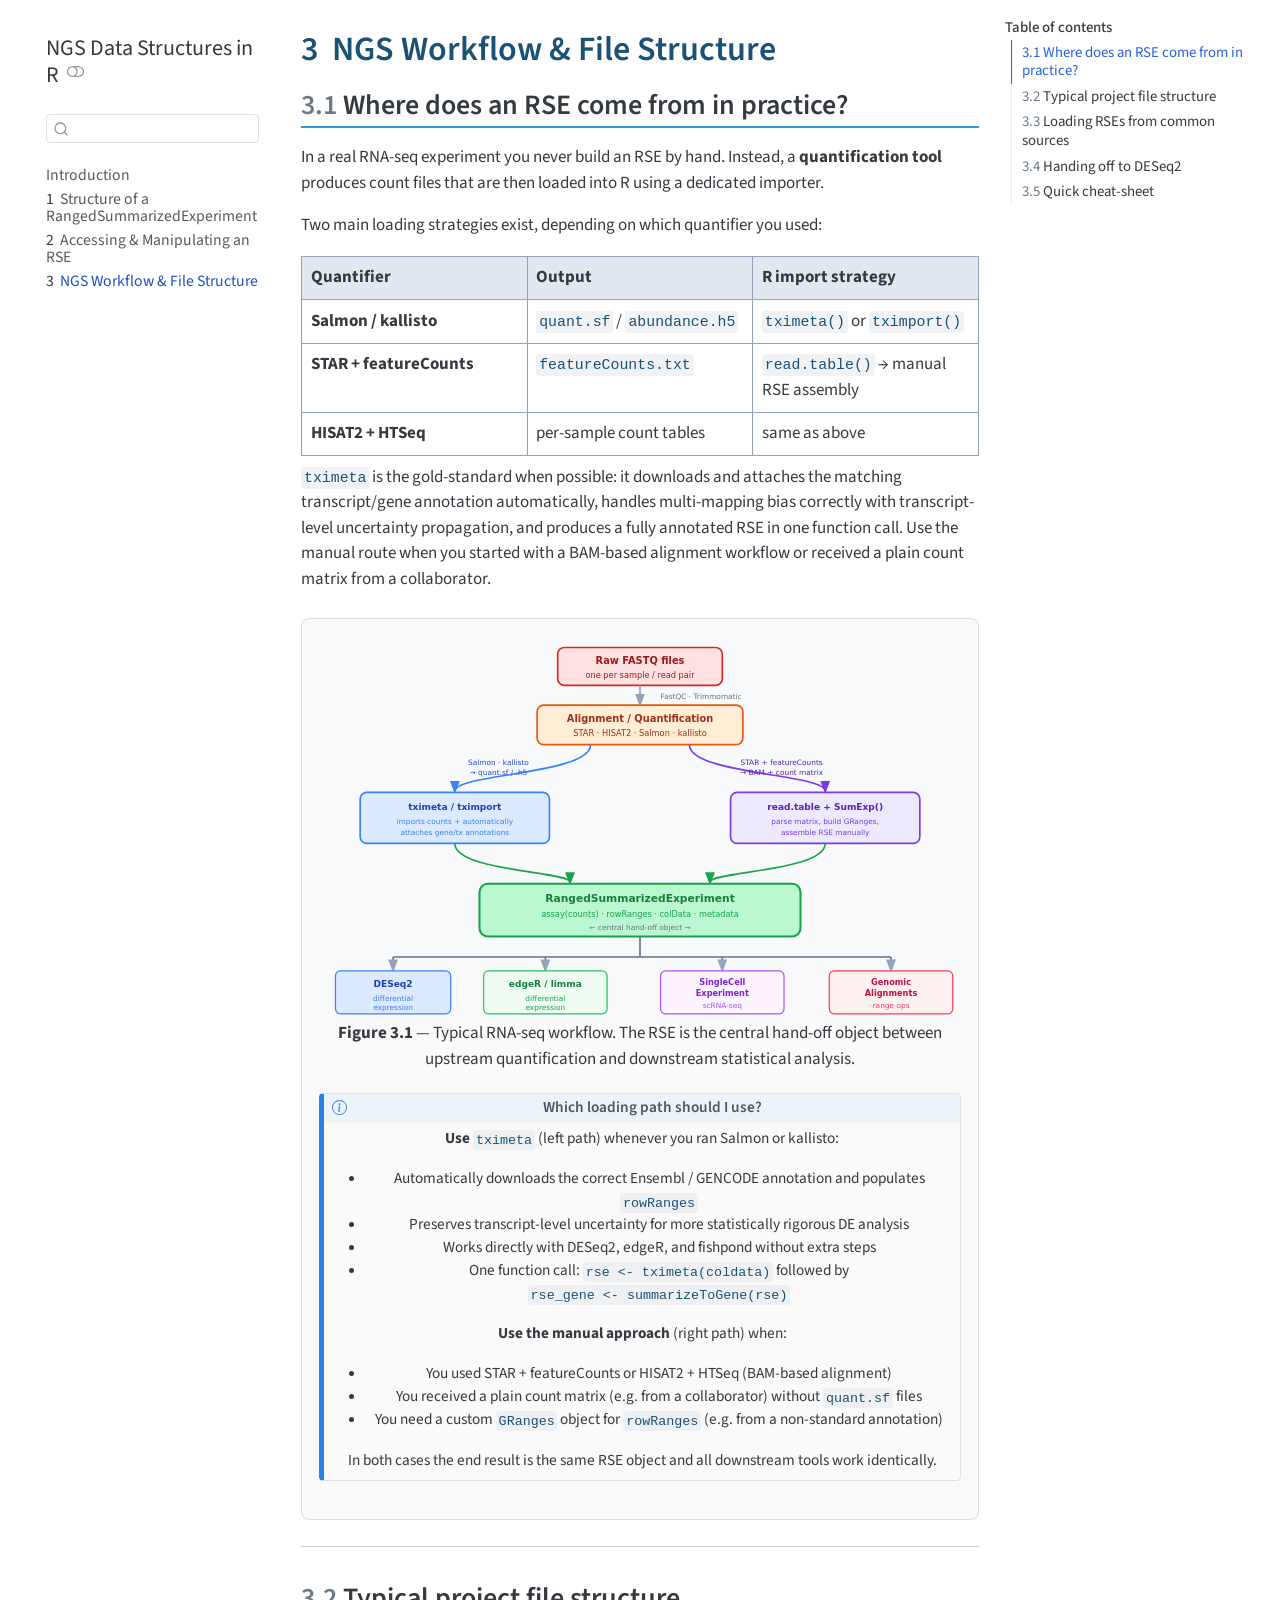
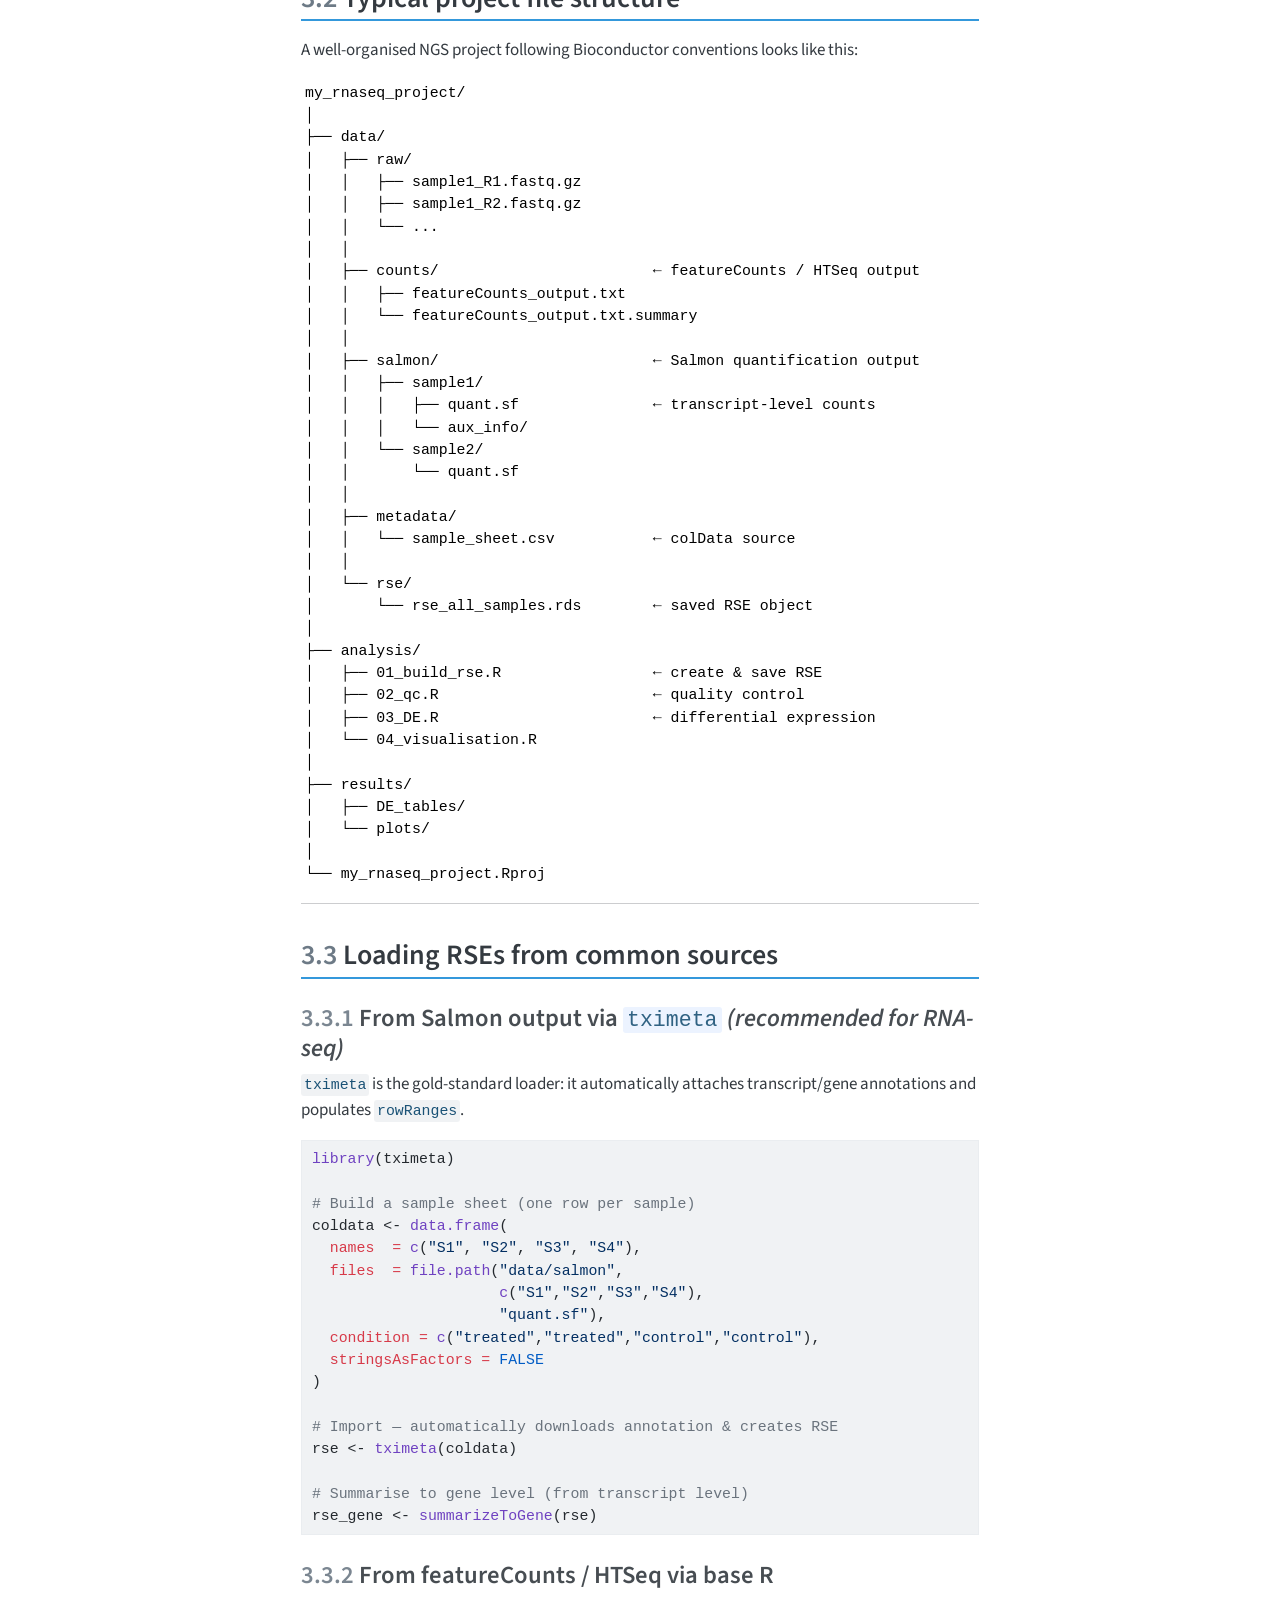
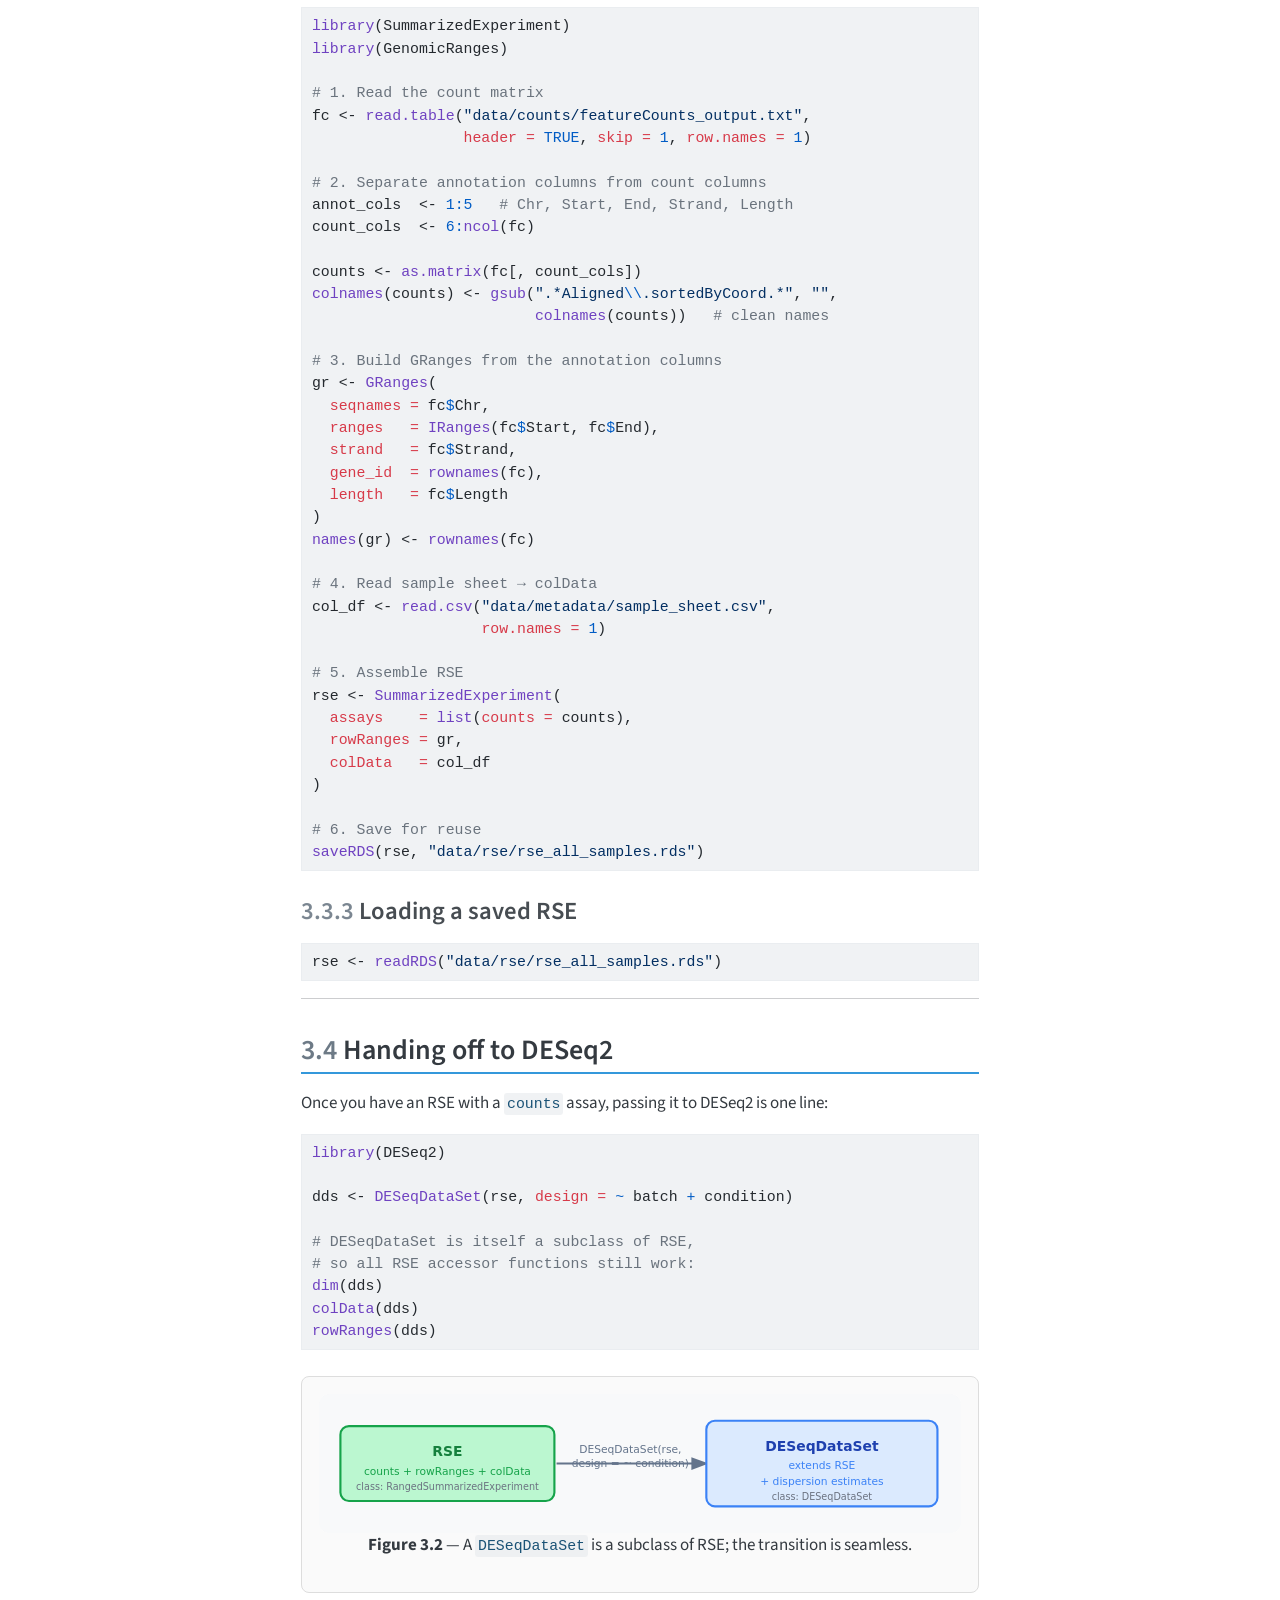
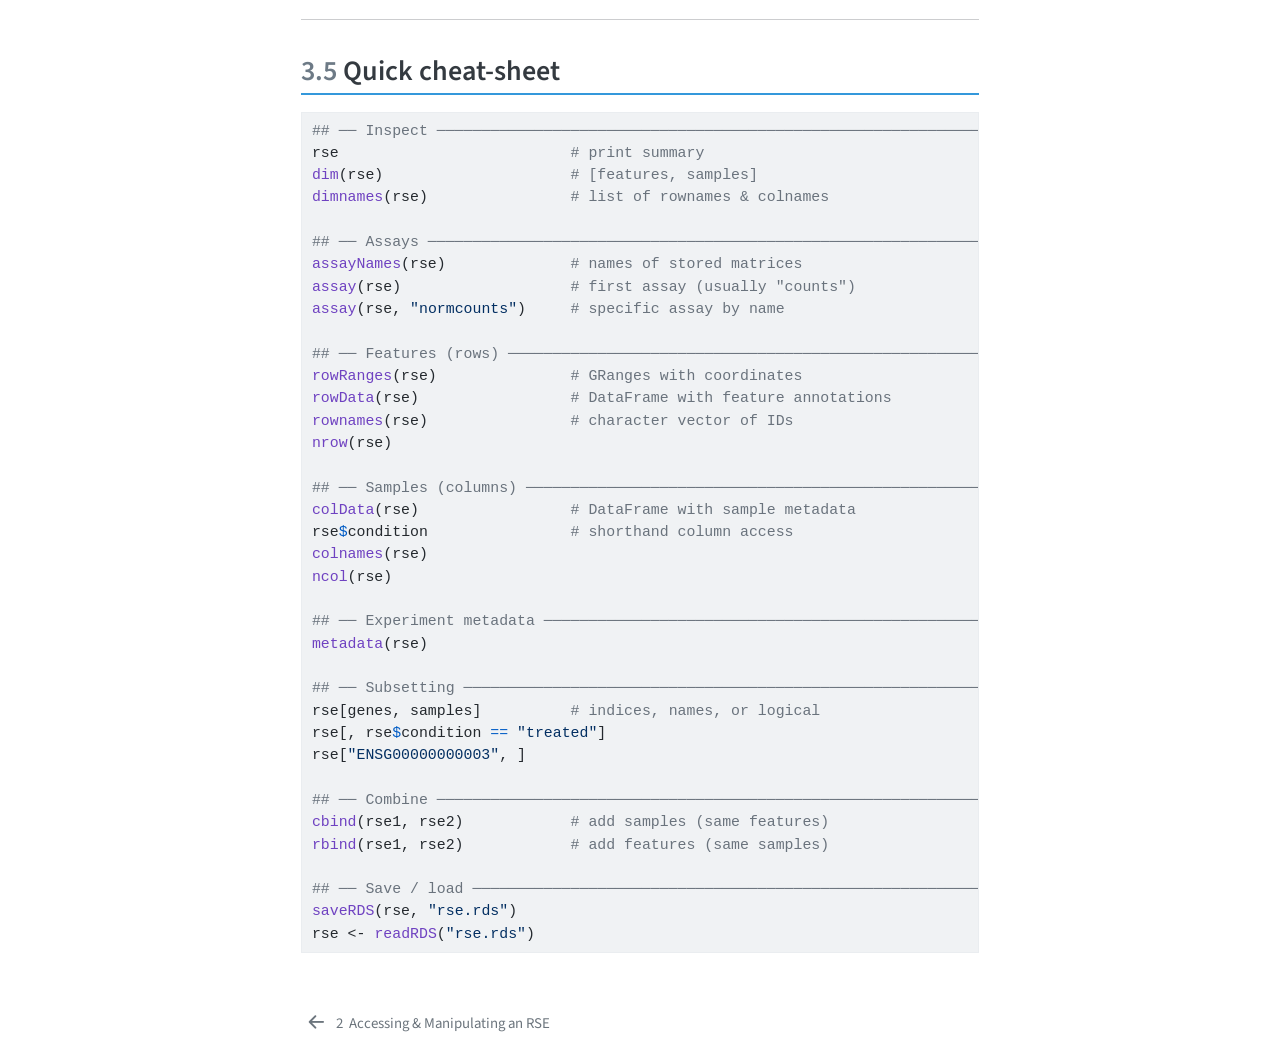
<file: workflow.html>
<!DOCTYPE html>
<html xmlns="http://www.w3.org/1999/xhtml" lang="en" xml:lang="en"><head>

<meta charset="utf-8">
<meta name="generator" content="quarto-1.8.27">

<meta name="viewport" content="width=device-width, initial-scale=1.0, user-scalable=yes">


<title>3&nbsp; NGS Workflow &amp; File Structure – NGS Data Structures in R</title>
<style>
code{white-space: pre-wrap;}
span.smallcaps{font-variant: small-caps;}
div.columns{display: flex; gap: min(4vw, 1.5em);}
div.column{flex: auto; overflow-x: auto;}
div.hanging-indent{margin-left: 1.5em; text-indent: -1.5em;}
ul.task-list{list-style: none;}
ul.task-list li input[type="checkbox"] {
  width: 0.8em;
  margin: 0 0.8em 0.2em -1em; /* quarto-specific, see https://github.com/quarto-dev/quarto-cli/issues/4556 */ 
  vertical-align: middle;
}
/* CSS for syntax highlighting */
html { -webkit-text-size-adjust: 100%; }
pre > code.sourceCode { white-space: pre; position: relative; }
pre > code.sourceCode > span { display: inline-block; line-height: 1.25; }
pre > code.sourceCode > span:empty { height: 1.2em; }
.sourceCode { overflow: visible; }
code.sourceCode > span { color: inherit; text-decoration: inherit; }
div.sourceCode { margin: 1em 0; }
pre.sourceCode { margin: 0; }
@media screen {
div.sourceCode { overflow: auto; }
}
@media print {
pre > code.sourceCode { white-space: pre-wrap; }
pre > code.sourceCode > span { text-indent: -5em; padding-left: 5em; }
}
pre.numberSource code
  { counter-reset: source-line 0; }
pre.numberSource code > span
  { position: relative; left: -4em; counter-increment: source-line; }
pre.numberSource code > span > a:first-child::before
  { content: counter(source-line);
    position: relative; left: -1em; text-align: right; vertical-align: baseline;
    border: none; display: inline-block;
    -webkit-touch-callout: none; -webkit-user-select: none;
    -khtml-user-select: none; -moz-user-select: none;
    -ms-user-select: none; user-select: none;
    padding: 0 4px; width: 4em;
  }
pre.numberSource { margin-left: 3em;  padding-left: 4px; }
div.sourceCode
  {   }
@media screen {
pre > code.sourceCode > span > a:first-child::before { text-decoration: underline; }
}
</style>


<script src="site_libs/quarto-nav/quarto-nav.js"></script>
<script src="site_libs/quarto-nav/headroom.min.js"></script>
<script src="site_libs/clipboard/clipboard.min.js"></script>
<script src="site_libs/quarto-search/autocomplete.umd.js"></script>
<script src="site_libs/quarto-search/fuse.min.js"></script>
<script src="site_libs/quarto-search/quarto-search.js"></script>
<meta name="quarto:offset" content="./">
<link href="./access.html" rel="prev">
<script src="site_libs/quarto-html/quarto.js" type="module"></script>
<script src="site_libs/quarto-html/tabsets/tabsets.js" type="module"></script>
<script src="site_libs/quarto-html/axe/axe-check.js" type="module"></script>
<script src="site_libs/quarto-html/popper.min.js"></script>
<script src="site_libs/quarto-html/tippy.umd.min.js"></script>
<script src="site_libs/quarto-html/anchor.min.js"></script>
<link href="site_libs/quarto-html/tippy.css" rel="stylesheet">
<link href="site_libs/quarto-html/quarto-syntax-highlighting-8b4baf804e461d9b72633f0de59a0cac.css" rel="stylesheet" class="quarto-color-scheme" id="quarto-text-highlighting-styles">
<link href="site_libs/quarto-html/quarto-syntax-highlighting-dark-f1aadacce99040138bbb613f9330654f.css" rel="stylesheet" class="quarto-color-scheme quarto-color-alternate" id="quarto-text-highlighting-styles">
<link href="site_libs/quarto-html/quarto-syntax-highlighting-8b4baf804e461d9b72633f0de59a0cac.css" rel="stylesheet" class="quarto-color-scheme-extra" id="quarto-text-highlighting-styles">
<script src="site_libs/bootstrap/bootstrap.min.js"></script>
<link href="site_libs/bootstrap/bootstrap-icons.css" rel="stylesheet">
<link href="site_libs/bootstrap/bootstrap-b5dd4a3d71b3a078c37fb2ee7b3c8dc8.min.css" rel="stylesheet" append-hash="true" class="quarto-color-scheme" id="quarto-bootstrap" data-mode="light">
<link href="site_libs/bootstrap/bootstrap-dark-f71687a9f24ade8682aaea117735bc7c.min.css" rel="stylesheet" append-hash="true" class="quarto-color-scheme quarto-color-alternate" id="quarto-bootstrap" data-mode="dark">
<link href="site_libs/bootstrap/bootstrap-b5dd4a3d71b3a078c37fb2ee7b3c8dc8.min.css" rel="stylesheet" append-hash="true" class="quarto-color-scheme-extra" id="quarto-bootstrap" data-mode="light">
<script id="quarto-search-options" type="application/json">{
  "location": "sidebar",
  "copy-button": false,
  "collapse-after": 3,
  "panel-placement": "start",
  "type": "textbox",
  "limit": 50,
  "keyboard-shortcut": [
    "f",
    "/",
    "s"
  ],
  "show-item-context": false,
  "language": {
    "search-no-results-text": "No results",
    "search-matching-documents-text": "matching documents",
    "search-copy-link-title": "Copy link to search",
    "search-hide-matches-text": "Hide additional matches",
    "search-more-match-text": "more match in this document",
    "search-more-matches-text": "more matches in this document",
    "search-clear-button-title": "Clear",
    "search-text-placeholder": "",
    "search-detached-cancel-button-title": "Cancel",
    "search-submit-button-title": "Submit",
    "search-label": "Search"
  }
}</script>
<style>html{ scroll-behavior: smooth; }</style>


<link rel="stylesheet" href="custom.css">
</head>

<body class="nav-sidebar floating quarto-light"><script id="quarto-html-before-body" type="application/javascript">
    const toggleBodyColorMode = (bsSheetEl) => {
      const mode = bsSheetEl.getAttribute("data-mode");
      const bodyEl = window.document.querySelector("body");
      if (mode === "dark") {
        bodyEl.classList.add("quarto-dark");
        bodyEl.classList.remove("quarto-light");
      } else {
        bodyEl.classList.add("quarto-light");
        bodyEl.classList.remove("quarto-dark");
      }
    }
    const toggleBodyColorPrimary = () => {
      const bsSheetEl = window.document.querySelector("link#quarto-bootstrap:not([rel=disabled-stylesheet])");
      if (bsSheetEl) {
        toggleBodyColorMode(bsSheetEl);
      }
    }
    const setColorSchemeToggle = (alternate) => {
      const toggles = window.document.querySelectorAll('.quarto-color-scheme-toggle');
      for (let i=0; i < toggles.length; i++) {
        const toggle = toggles[i];
        if (toggle) {
          if (alternate) {
            toggle.classList.add("alternate");
          } else {
            toggle.classList.remove("alternate");
          }
        }
      }
    };
    const toggleColorMode = (alternate) => {
      // Switch the stylesheets
      const primaryStylesheets = window.document.querySelectorAll('link.quarto-color-scheme:not(.quarto-color-alternate)');
      const alternateStylesheets = window.document.querySelectorAll('link.quarto-color-scheme.quarto-color-alternate');
      manageTransitions('#quarto-margin-sidebar .nav-link', false);
      if (alternate) {
        // note: dark is layered on light, we don't disable primary!
        enableStylesheet(alternateStylesheets);
        for (const sheetNode of alternateStylesheets) {
          if (sheetNode.id === "quarto-bootstrap") {
            toggleBodyColorMode(sheetNode);
          }
        }
      } else {
        disableStylesheet(alternateStylesheets);
        enableStylesheet(primaryStylesheets)
        toggleBodyColorPrimary();
      }
      manageTransitions('#quarto-margin-sidebar .nav-link', true);
      // Switch the toggles
      setColorSchemeToggle(alternate)
      // Hack to workaround the fact that safari doesn't
      // properly recolor the scrollbar when toggling (#1455)
      if (navigator.userAgent.indexOf('Safari') > 0 && navigator.userAgent.indexOf('Chrome') == -1) {
        manageTransitions("body", false);
        window.scrollTo(0, 1);
        setTimeout(() => {
          window.scrollTo(0, 0);
          manageTransitions("body", true);
        }, 40);
      }
    }
    const disableStylesheet = (stylesheets) => {
      for (let i=0; i < stylesheets.length; i++) {
        const stylesheet = stylesheets[i];
        stylesheet.rel = 'disabled-stylesheet';
      }
    }
    const enableStylesheet = (stylesheets) => {
      for (let i=0; i < stylesheets.length; i++) {
        const stylesheet = stylesheets[i];
        if(stylesheet.rel !== 'stylesheet') { // for Chrome, which will still FOUC without this check
          stylesheet.rel = 'stylesheet';
        }
      }
    }
    const manageTransitions = (selector, allowTransitions) => {
      const els = window.document.querySelectorAll(selector);
      for (let i=0; i < els.length; i++) {
        const el = els[i];
        if (allowTransitions) {
          el.classList.remove('notransition');
        } else {
          el.classList.add('notransition');
        }
      }
    }
    const isFileUrl = () => {
      return window.location.protocol === 'file:';
    }
    const hasAlternateSentinel = () => {
      let styleSentinel = getColorSchemeSentinel();
      if (styleSentinel !== null) {
        return styleSentinel === "alternate";
      } else {
        return false;
      }
    }
    const setStyleSentinel = (alternate) => {
      const value = alternate ? "alternate" : "default";
      if (!isFileUrl()) {
        window.localStorage.setItem("quarto-color-scheme", value);
      } else {
        localAlternateSentinel = value;
      }
    }
    const getColorSchemeSentinel = () => {
      if (!isFileUrl()) {
        const storageValue = window.localStorage.getItem("quarto-color-scheme");
        return storageValue != null ? storageValue : localAlternateSentinel;
      } else {
        return localAlternateSentinel;
      }
    }
    const toggleGiscusIfUsed = (isAlternate, darkModeDefault) => {
      const baseTheme = document.querySelector('#giscus-base-theme')?.value ?? 'light';
      const alternateTheme = document.querySelector('#giscus-alt-theme')?.value ?? 'dark';
      let newTheme = '';
      if(authorPrefersDark) {
        newTheme = isAlternate ? baseTheme : alternateTheme;
      } else {
        newTheme = isAlternate ? alternateTheme : baseTheme;
      }
      const changeGiscusTheme = () => {
        // From: https://github.com/giscus/giscus/issues/336
        const sendMessage = (message) => {
          const iframe = document.querySelector('iframe.giscus-frame');
          if (!iframe) return;
          iframe.contentWindow.postMessage({ giscus: message }, 'https://giscus.app');
        }
        sendMessage({
          setConfig: {
            theme: newTheme
          }
        });
      }
      const isGiscussLoaded = window.document.querySelector('iframe.giscus-frame') !== null;
      if (isGiscussLoaded) {
        changeGiscusTheme();
      }
    };
    const authorPrefersDark = false;
    const darkModeDefault = authorPrefersDark;
      document.querySelector('link#quarto-text-highlighting-styles.quarto-color-scheme-extra').rel = 'disabled-stylesheet';
      document.querySelector('link#quarto-bootstrap.quarto-color-scheme-extra').rel = 'disabled-stylesheet';
    let localAlternateSentinel = darkModeDefault ? 'alternate' : 'default';
    // Dark / light mode switch
    window.quartoToggleColorScheme = () => {
      // Read the current dark / light value
      let toAlternate = !hasAlternateSentinel();
      toggleColorMode(toAlternate);
      setStyleSentinel(toAlternate);
      toggleGiscusIfUsed(toAlternate, darkModeDefault);
      window.dispatchEvent(new Event('resize'));
    };
    // Switch to dark mode if need be
    if (hasAlternateSentinel()) {
      toggleColorMode(true);
    } else {
      toggleColorMode(false);
    }
  </script>

<div id="quarto-search-results"></div>
  <header id="quarto-header" class="headroom fixed-top">
  <nav class="quarto-secondary-nav">
    <div class="container-fluid d-flex">
      <button type="button" class="quarto-btn-toggle btn" data-bs-toggle="collapse" role="button" data-bs-target=".quarto-sidebar-collapse-item" aria-controls="quarto-sidebar" aria-expanded="false" aria-label="Toggle sidebar navigation" onclick="if (window.quartoToggleHeadroom) { window.quartoToggleHeadroom(); }">
        <i class="bi bi-layout-text-sidebar-reverse"></i>
      </button>
        <nav class="quarto-page-breadcrumbs" aria-label="breadcrumb"><ol class="breadcrumb"><li class="breadcrumb-item"><a href="./workflow.html"><span class="chapter-number">3</span>&nbsp; <span class="chapter-title">NGS Workflow &amp; File Structure</span></a></li></ol></nav>
        <a class="flex-grow-1" role="navigation" data-bs-toggle="collapse" data-bs-target=".quarto-sidebar-collapse-item" aria-controls="quarto-sidebar" aria-expanded="false" aria-label="Toggle sidebar navigation" onclick="if (window.quartoToggleHeadroom) { window.quartoToggleHeadroom(); }">      
        </a>
      <button type="button" class="btn quarto-search-button" aria-label="Search" onclick="window.quartoOpenSearch();">
        <i class="bi bi-search"></i>
      </button>
    </div>
  </nav>
</header>
<!-- content -->
<div id="quarto-content" class="quarto-container page-columns page-rows-contents page-layout-article">
<!-- sidebar -->
  <nav id="quarto-sidebar" class="sidebar collapse collapse-horizontal quarto-sidebar-collapse-item sidebar-navigation floating overflow-auto">
    <div class="pt-lg-2 mt-2 text-left sidebar-header">
    <div class="sidebar-title mb-0 py-0">
      <a href="./">NGS Data Structures in R</a> 
        <div class="sidebar-tools-main">
  <a href="" class="quarto-color-scheme-toggle quarto-navigation-tool  px-1" onclick="window.quartoToggleColorScheme(); return false;" title="Toggle dark mode"><i class="bi"></i></a>
</div>
    </div>
      </div>
        <div class="mt-2 flex-shrink-0 align-items-center">
        <div class="sidebar-search">
        <div id="quarto-search" class="" title="Search"></div>
        </div>
        </div>
    <div class="sidebar-menu-container"> 
    <ul class="list-unstyled mt-1">
        <li class="sidebar-item">
  <div class="sidebar-item-container"> 
  <a href="./index.html" class="sidebar-item-text sidebar-link">
 <span class="menu-text">Introduction</span></a>
  </div>
</li>
        <li class="sidebar-item">
  <div class="sidebar-item-container"> 
  <a href="./structure.html" class="sidebar-item-text sidebar-link">
 <span class="menu-text"><span class="chapter-number">1</span>&nbsp; <span class="chapter-title">Structure of a RangedSummarizedExperiment</span></span></a>
  </div>
</li>
        <li class="sidebar-item">
  <div class="sidebar-item-container"> 
  <a href="./access.html" class="sidebar-item-text sidebar-link">
 <span class="menu-text"><span class="chapter-number">2</span>&nbsp; <span class="chapter-title">Accessing &amp; Manipulating an RSE</span></span></a>
  </div>
</li>
        <li class="sidebar-item">
  <div class="sidebar-item-container"> 
  <a href="./workflow.html" class="sidebar-item-text sidebar-link active">
 <span class="menu-text"><span class="chapter-number">3</span>&nbsp; <span class="chapter-title">NGS Workflow &amp; File Structure</span></span></a>
  </div>
</li>
    </ul>
    </div>
</nav>
<div id="quarto-sidebar-glass" class="quarto-sidebar-collapse-item" data-bs-toggle="collapse" data-bs-target=".quarto-sidebar-collapse-item"></div>
<!-- margin-sidebar -->
    <div id="quarto-margin-sidebar" class="sidebar margin-sidebar">
        <nav id="TOC" role="doc-toc" class="toc-active">
    <h2 id="toc-title">Table of contents</h2>
   
  <ul>
  <li><a href="#where-does-an-rse-come-from-in-practice" id="toc-where-does-an-rse-come-from-in-practice" class="nav-link active" data-scroll-target="#where-does-an-rse-come-from-in-practice"><span class="header-section-number">3.1</span> Where does an RSE come from in practice?</a></li>
  <li><a href="#typical-project-file-structure" id="toc-typical-project-file-structure" class="nav-link" data-scroll-target="#typical-project-file-structure"><span class="header-section-number">3.2</span> Typical project file structure</a></li>
  <li><a href="#loading-rses-from-common-sources" id="toc-loading-rses-from-common-sources" class="nav-link" data-scroll-target="#loading-rses-from-common-sources"><span class="header-section-number">3.3</span> Loading RSEs from common sources</a>
  <ul class="collapse">
  <li><a href="#from-salmon-output-via-tximeta-recommended-for-rna-seq" id="toc-from-salmon-output-via-tximeta-recommended-for-rna-seq" class="nav-link" data-scroll-target="#from-salmon-output-via-tximeta-recommended-for-rna-seq"><span class="header-section-number">3.3.1</span> From Salmon output via <code>tximeta</code> <em>(recommended for RNA-seq)</em></a></li>
  <li><a href="#from-featurecounts-htseq-via-base-r" id="toc-from-featurecounts-htseq-via-base-r" class="nav-link" data-scroll-target="#from-featurecounts-htseq-via-base-r"><span class="header-section-number">3.3.2</span> From featureCounts / HTSeq via base R</a></li>
  <li><a href="#loading-a-saved-rse" id="toc-loading-a-saved-rse" class="nav-link" data-scroll-target="#loading-a-saved-rse"><span class="header-section-number">3.3.3</span> Loading a saved RSE</a></li>
  </ul></li>
  <li><a href="#handing-off-to-deseq2" id="toc-handing-off-to-deseq2" class="nav-link" data-scroll-target="#handing-off-to-deseq2"><span class="header-section-number">3.4</span> Handing off to DESeq2</a></li>
  <li><a href="#quick-cheat-sheet" id="toc-quick-cheat-sheet" class="nav-link" data-scroll-target="#quick-cheat-sheet"><span class="header-section-number">3.5</span> Quick cheat-sheet</a></li>
  </ul>
</nav>
    </div>
<!-- main -->
<main class="content" id="quarto-document-content">


<header id="title-block-header" class="quarto-title-block default">
<div class="quarto-title">
<h1 class="title"><span id="sec-workflow" class="quarto-section-identifier"><span class="chapter-number">3</span>&nbsp; <span class="chapter-title">NGS Workflow &amp; File Structure</span></span></h1>
</div>



<div class="quarto-title-meta">

    
  
    
  </div>
  


</header>


<section id="where-does-an-rse-come-from-in-practice" class="level2" data-number="3.1">
<h2 data-number="3.1" class="anchored" data-anchor-id="where-does-an-rse-come-from-in-practice"><span class="header-section-number">3.1</span> Where does an RSE come from in practice?</h2>
<p>In a real RNA-seq experiment you never build an RSE by hand. Instead, a <strong>quantification tool</strong> produces count files that are then loaded into R using a dedicated importer.</p>
<p>Two main loading strategies exist, depending on which quantifier you used:</p>
<table class="caption-top table">
<colgroup>
<col style="width: 33%">
<col style="width: 33%">
<col style="width: 33%">
</colgroup>
<thead>
<tr class="header">
<th>Quantifier</th>
<th>Output</th>
<th>R import strategy</th>
</tr>
</thead>
<tbody>
<tr class="odd">
<td><strong>Salmon / kallisto</strong></td>
<td><code>quant.sf</code> / <code>abundance.h5</code></td>
<td><code>tximeta()</code> or <code>tximport()</code></td>
</tr>
<tr class="even">
<td><strong>STAR + featureCounts</strong></td>
<td><code>featureCounts.txt</code></td>
<td><code>read.table()</code> → manual RSE assembly</td>
</tr>
<tr class="odd">
<td><strong>HISAT2 + HTSeq</strong></td>
<td>per-sample count tables</td>
<td>same as above</td>
</tr>
</tbody>
</table>
<p><code>tximeta</code> is the gold-standard when possible: it downloads and attaches the matching transcript/gene annotation automatically, handles multi-mapping bias correctly with transcript-level uncertainty propagation, and produces a fully annotated RSE in one function call. Use the manual route when you started with a BAM-based alignment workflow or received a plain count matrix from a collaborator.</p>
<div class="diagram-container">
<svg viewbox="0 0 780 468" xmlns="http://www.w3.org/2000/svg" style="max-width:100%;font-family:system-ui,sans-serif;">
  <rect width="780" height="468" rx="10" fill="#f8f9fa"></rect>

  <!-- ══ 1. Raw FASTQ ══ -->
  <rect x="290" y="14" width="200" height="46" rx="8" fill="#fee2e2" stroke="#dc2626" stroke-width="2"></rect>
  <text x="390" y="34" text-anchor="middle" font-size="12" font-weight="bold" fill="#991b1b">Raw FASTQ files</text>
  <text x="390" y="51" text-anchor="middle" font-size="10" fill="#991b1b">one per sample / read pair</text>

  <!-- arrow ↓ -->
  <line x1="390" y1="60" x2="390" y2="82" stroke="#94a3b8" stroke-width="2" marker-end="url(#arr-g)"></line>
  <text x="415" y="77" font-size="9" fill="#64748b">FastQC · Trimmomatic</text>

  <!-- ══ 2. Alignment / Quantification ══ -->
  <rect x="265" y="84" width="250" height="48" rx="8" fill="#ffedd5" stroke="#ea580c" stroke-width="2"></rect>
  <text x="390" y="104" text-anchor="middle" font-size="12" font-weight="bold" fill="#9a3412">Alignment / Quantification</text>
  <text x="390" y="121" text-anchor="middle" font-size="10" fill="#9a3412">STAR · HISAT2 · Salmon · kallisto</text>

  <!-- ══ TWO DIVERGING PATHS ══ -->
  <!-- left: Salmon/kallisto -->
  <path d="M330 132 C330 168 165 168 165 188" stroke="#3b82f6" stroke-width="2" fill="none" marker-end="url(#arr-blue)"></path>
  <text x="218" y="157" text-anchor="middle" font-size="9" fill="#1d4ed8">Salmon · kallisto</text>
  <text x="218" y="169" text-anchor="middle" font-size="9" fill="#1d4ed8">→ quant.sf / .h5</text>

  <!-- right: STAR + featureCounts -->
  <path d="M450 132 C450 168 615 168 615 188" stroke="#7c3aed" stroke-width="2" fill="none" marker-end="url(#arr-purple)"></path>
  <text x="562" y="157" text-anchor="middle" font-size="9" fill="#5b21b6">STAR + featureCounts</text>
  <text x="562" y="169" text-anchor="middle" font-size="9" fill="#5b21b6">→ BAM + count matrix</text>

  <!-- ══ left box: tximeta ══ -->
  <rect x="50" y="190" width="230" height="62" rx="8" fill="#dbeafe" stroke="#3b82f6" stroke-width="2"></rect>
  <text x="165" y="211" text-anchor="middle" font-size="11" font-weight="bold" fill="#1e40af">tximeta / tximport</text>
  <text x="165" y="228" text-anchor="middle" font-size="9" fill="#3b82f6">imports counts + automatically</text>
  <text x="165" y="242" text-anchor="middle" font-size="9" fill="#3b82f6">attaches gene/tx annotations</text>

  <!-- ══ right box: manual assembly ══ -->
  <rect x="500" y="190" width="230" height="62" rx="8" fill="#ede9fe" stroke="#7c3aed" stroke-width="2"></rect>
  <text x="615" y="211" text-anchor="middle" font-size="11" font-weight="bold" fill="#5b21b6">read.table + SumExp()</text>
  <text x="615" y="228" text-anchor="middle" font-size="9" fill="#7c3aed">parse matrix, build GRanges,</text>
  <text x="615" y="242" text-anchor="middle" font-size="9" fill="#7c3aed">assemble RSE manually</text>

  <!-- converging arrows → RSE -->
  <path d="M165 252 C165 286 305 286 305 299" stroke="#16a34a" stroke-width="2" fill="none" marker-end="url(#arr-green)"></path>
  <path d="M615 252 C615 286 475 286 475 299" stroke="#16a34a" stroke-width="2" fill="none" marker-end="url(#arr-green)"></path>

  <!-- ══ RSE central box ══ -->
  <rect x="195" y="301" width="390" height="64" rx="10" fill="#bbf7d0" stroke="#16a34a" stroke-width="2.5"></rect>
  <text x="390" y="323" text-anchor="middle" font-size="13" font-weight="bold" fill="#15803d">RangedSummarizedExperiment</text>
  <text x="390" y="341" text-anchor="middle" font-size="10" fill="#16a34a">assay(counts) · rowRanges · colData · metadata</text>
  <text x="390" y="357" text-anchor="middle" font-size="9" fill="#6b7280">← central hand-off object →</text>

  <!-- ══ downstream fan ══ -->
  <!-- vertical stem -->
  <line x1="390" y1="365" x2="390" y2="390" stroke="#64748b" stroke-width="2"></line>
  <!-- horizontal bus -->
  <line x1="90" y1="390" x2="695" y2="390" stroke="#64748b" stroke-width="2"></line>
  <!-- verticals to boxes -->
  <line x1="90" y1="390" x2="90" y2="405" stroke="#64748b" stroke-width="2" marker-end="url(#arr-g)"></line>
  <line x1="275" y1="390" x2="275" y2="405" stroke="#64748b" stroke-width="2" marker-end="url(#arr-g)"></line>
  <line x1="490" y1="390" x2="490" y2="405" stroke="#64748b" stroke-width="2" marker-end="url(#arr-g)"></line>
  <line x1="695" y1="390" x2="695" y2="405" stroke="#64748b" stroke-width="2" marker-end="url(#arr-g)"></line>

  <!-- DESeq2 -->
  <rect x="20" y="407" width="140" height="52" rx="6" fill="#dbeafe" stroke="#3b82f6" stroke-width="1.5"></rect>
  <text x="90" y="427" text-anchor="middle" font-size="11" font-weight="bold" fill="#1e40af">DESeq2</text>
  <text x="90" y="443" text-anchor="middle" font-size="9" fill="#3b82f6">differential</text>
  <text x="90" y="454" text-anchor="middle" font-size="9" fill="#3b82f6">expression</text>

  <!-- edgeR / limma -->
  <rect x="200" y="407" width="150" height="52" rx="6" fill="#f0fdf4" stroke="#22c55e" stroke-width="1.5"></rect>
  <text x="275" y="427" text-anchor="middle" font-size="11" font-weight="bold" fill="#15803d">edgeR / limma</text>
  <text x="275" y="443" text-anchor="middle" font-size="9" fill="#16a34a">differential</text>
  <text x="275" y="454" text-anchor="middle" font-size="9" fill="#16a34a">expression</text>

  <!-- SingleCellExperiment -->
  <rect x="415" y="407" width="150" height="52" rx="6" fill="#fdf4ff" stroke="#a855f7" stroke-width="1.5"></rect>
  <text x="490" y="424" text-anchor="middle" font-size="10" font-weight="bold" fill="#7e22ce">SingleCell</text>
  <text x="490" y="438" text-anchor="middle" font-size="10" font-weight="bold" fill="#7e22ce">Experiment</text>
  <text x="490" y="452" text-anchor="middle" font-size="9" fill="#a855f7">scRNA-seq</text>

  <!-- GenomicAlignments -->
  <rect x="620" y="407" width="150" height="52" rx="6" fill="#fff1f2" stroke="#f43f5e" stroke-width="1.5"></rect>
  <text x="695" y="424" text-anchor="middle" font-size="10" font-weight="bold" fill="#be123c">Genomic</text>
  <text x="695" y="438" text-anchor="middle" font-size="10" font-weight="bold" fill="#be123c">Alignments</text>
  <text x="695" y="452" text-anchor="middle" font-size="9" fill="#f43f5e">range ops</text>

  <defs>
    <marker id="arr-g" markerwidth="8" markerheight="8" refx="6" refy="3" orient="auto">
      <path d="M0,0 L0,6 L8,3 z" fill="#94a3b8"></path>
    </marker>
    <marker id="arr-blue" markerwidth="8" markerheight="8" refx="6" refy="3" orient="auto">
      <path d="M0,0 L0,6 L8,3 z" fill="#3b82f6"></path>
    </marker>
    <marker id="arr-purple" markerwidth="8" markerheight="8" refx="6" refy="3" orient="auto">
      <path d="M0,0 L0,6 L8,3 z" fill="#7c3aed"></path>
    </marker>
    <marker id="arr-green" markerwidth="8" markerheight="8" refx="6" refy="3" orient="auto">
      <path d="M0,0 L0,6 L8,3 z" fill="#16a34a"></path>
    </marker>
  </defs>
</svg>
<p><strong>Figure 3.1</strong> — Typical RNA-seq workflow. The RSE is the central hand-off object between upstream quantification and downstream statistical analysis.</p>
<div class="callout callout-style-default callout-note callout-titled">
<div class="callout-header d-flex align-content-center">
<div class="callout-icon-container">
<i class="callout-icon"></i>
</div>
<div class="callout-title-container flex-fill">
<span class="screen-reader-only">Note</span>Which loading path should I use?
</div>
</div>
<div class="callout-body-container callout-body">
<p><strong>Use <code>tximeta</code></strong> (left path) whenever you ran Salmon or kallisto:</p>
<ul>
<li>Automatically downloads the correct Ensembl / GENCODE annotation and populates <code>rowRanges</code></li>
<li>Preserves transcript-level uncertainty for more statistically rigorous DE analysis</li>
<li>Works directly with DESeq2, edgeR, and fishpond without extra steps</li>
<li>One function call: <code>rse &lt;- tximeta(coldata)</code> followed by <code>rse_gene &lt;- summarizeToGene(rse)</code></li>
</ul>
<p><strong>Use the manual approach</strong> (right path) when:</p>
<ul>
<li>You used STAR + featureCounts or HISAT2 + HTSeq (BAM-based alignment)</li>
<li>You received a plain count matrix (e.g.&nbsp;from a collaborator) without <code>quant.sf</code> files</li>
<li>You need a custom <code>GRanges</code> object for <code>rowRanges</code> (e.g.&nbsp;from a non-standard annotation)</li>
</ul>
<p>In both cases the end result is the same RSE object and all downstream tools work identically.</p>
</div>
</div>
</div>
<hr>
</section>
<section id="typical-project-file-structure" class="level2" data-number="3.2">
<h2 data-number="3.2" class="anchored" data-anchor-id="typical-project-file-structure"><span class="header-section-number">3.2</span> Typical project file structure</h2>
<p>A well-organised NGS project following Bioconductor conventions looks like this:</p>
<pre><code>my_rnaseq_project/
│
├── data/
│   ├── raw/
│   │   ├── sample1_R1.fastq.gz
│   │   ├── sample1_R2.fastq.gz
│   │   └── ...
│   │
│   ├── counts/                        ← featureCounts / HTSeq output
│   │   ├── featureCounts_output.txt
│   │   └── featureCounts_output.txt.summary
│   │
│   ├── salmon/                        ← Salmon quantification output
│   │   ├── sample1/
│   │   │   ├── quant.sf               ← transcript-level counts
│   │   │   └── aux_info/
│   │   └── sample2/
│   │       └── quant.sf
│   │
│   ├── metadata/
│   │   └── sample_sheet.csv           ← colData source
│   │
│   └── rse/
│       └── rse_all_samples.rds        ← saved RSE object
│
├── analysis/
│   ├── 01_build_rse.R                 ← create &amp; save RSE
│   ├── 02_qc.R                        ← quality control
│   ├── 03_DE.R                        ← differential expression
│   └── 04_visualisation.R
│
├── results/
│   ├── DE_tables/
│   └── plots/
│
└── my_rnaseq_project.Rproj</code></pre>
<hr>
</section>
<section id="loading-rses-from-common-sources" class="level2" data-number="3.3">
<h2 data-number="3.3" class="anchored" data-anchor-id="loading-rses-from-common-sources"><span class="header-section-number">3.3</span> Loading RSEs from common sources</h2>
<section id="from-salmon-output-via-tximeta-recommended-for-rna-seq" class="level3" data-number="3.3.1">
<h3 data-number="3.3.1" class="anchored" data-anchor-id="from-salmon-output-via-tximeta-recommended-for-rna-seq"><span class="header-section-number">3.3.1</span> From Salmon output via <code>tximeta</code> <em>(recommended for RNA-seq)</em></h3>
<p><code>tximeta</code> is the gold-standard loader: it automatically attaches transcript/gene annotations and populates <code>rowRanges</code>.</p>
<div class="code-copy-outer-scaffold"><div class="sourceCode" id="cb2"><pre class="sourceCode r code-with-copy"><code class="sourceCode r"><span id="cb2-1"><a href="#cb2-1" aria-hidden="true" tabindex="-1"></a><span class="fu">library</span>(tximeta)</span>
<span id="cb2-2"><a href="#cb2-2" aria-hidden="true" tabindex="-1"></a></span>
<span id="cb2-3"><a href="#cb2-3" aria-hidden="true" tabindex="-1"></a><span class="co"># Build a sample sheet (one row per sample)</span></span>
<span id="cb2-4"><a href="#cb2-4" aria-hidden="true" tabindex="-1"></a>coldata <span class="ot">&lt;-</span> <span class="fu">data.frame</span>(</span>
<span id="cb2-5"><a href="#cb2-5" aria-hidden="true" tabindex="-1"></a>  <span class="at">names  =</span> <span class="fu">c</span>(<span class="st">"S1"</span>, <span class="st">"S2"</span>, <span class="st">"S3"</span>, <span class="st">"S4"</span>),</span>
<span id="cb2-6"><a href="#cb2-6" aria-hidden="true" tabindex="-1"></a>  <span class="at">files  =</span> <span class="fu">file.path</span>(<span class="st">"data/salmon"</span>,</span>
<span id="cb2-7"><a href="#cb2-7" aria-hidden="true" tabindex="-1"></a>                     <span class="fu">c</span>(<span class="st">"S1"</span>,<span class="st">"S2"</span>,<span class="st">"S3"</span>,<span class="st">"S4"</span>),</span>
<span id="cb2-8"><a href="#cb2-8" aria-hidden="true" tabindex="-1"></a>                     <span class="st">"quant.sf"</span>),</span>
<span id="cb2-9"><a href="#cb2-9" aria-hidden="true" tabindex="-1"></a>  <span class="at">condition =</span> <span class="fu">c</span>(<span class="st">"treated"</span>,<span class="st">"treated"</span>,<span class="st">"control"</span>,<span class="st">"control"</span>),</span>
<span id="cb2-10"><a href="#cb2-10" aria-hidden="true" tabindex="-1"></a>  <span class="at">stringsAsFactors =</span> <span class="cn">FALSE</span></span>
<span id="cb2-11"><a href="#cb2-11" aria-hidden="true" tabindex="-1"></a>)</span>
<span id="cb2-12"><a href="#cb2-12" aria-hidden="true" tabindex="-1"></a></span>
<span id="cb2-13"><a href="#cb2-13" aria-hidden="true" tabindex="-1"></a><span class="co"># Import — automatically downloads annotation &amp; creates RSE</span></span>
<span id="cb2-14"><a href="#cb2-14" aria-hidden="true" tabindex="-1"></a>rse <span class="ot">&lt;-</span> <span class="fu">tximeta</span>(coldata)</span>
<span id="cb2-15"><a href="#cb2-15" aria-hidden="true" tabindex="-1"></a></span>
<span id="cb2-16"><a href="#cb2-16" aria-hidden="true" tabindex="-1"></a><span class="co"># Summarise to gene level (from transcript level)</span></span>
<span id="cb2-17"><a href="#cb2-17" aria-hidden="true" tabindex="-1"></a>rse_gene <span class="ot">&lt;-</span> <span class="fu">summarizeToGene</span>(rse)</span></code></pre></div><button title="Copy to Clipboard" class="code-copy-button"><i class="bi"></i></button></div>
</section>
<section id="from-featurecounts-htseq-via-base-r" class="level3" data-number="3.3.2">
<h3 data-number="3.3.2" class="anchored" data-anchor-id="from-featurecounts-htseq-via-base-r"><span class="header-section-number">3.3.2</span> From featureCounts / HTSeq via base R</h3>
<div class="code-copy-outer-scaffold"><div class="sourceCode" id="cb3"><pre class="sourceCode r code-with-copy"><code class="sourceCode r"><span id="cb3-1"><a href="#cb3-1" aria-hidden="true" tabindex="-1"></a><span class="fu">library</span>(SummarizedExperiment)</span>
<span id="cb3-2"><a href="#cb3-2" aria-hidden="true" tabindex="-1"></a><span class="fu">library</span>(GenomicRanges)</span>
<span id="cb3-3"><a href="#cb3-3" aria-hidden="true" tabindex="-1"></a></span>
<span id="cb3-4"><a href="#cb3-4" aria-hidden="true" tabindex="-1"></a><span class="co"># 1. Read the count matrix</span></span>
<span id="cb3-5"><a href="#cb3-5" aria-hidden="true" tabindex="-1"></a>fc <span class="ot">&lt;-</span> <span class="fu">read.table</span>(<span class="st">"data/counts/featureCounts_output.txt"</span>,</span>
<span id="cb3-6"><a href="#cb3-6" aria-hidden="true" tabindex="-1"></a>                 <span class="at">header =</span> <span class="cn">TRUE</span>, <span class="at">skip =</span> <span class="dv">1</span>, <span class="at">row.names =</span> <span class="dv">1</span>)</span>
<span id="cb3-7"><a href="#cb3-7" aria-hidden="true" tabindex="-1"></a></span>
<span id="cb3-8"><a href="#cb3-8" aria-hidden="true" tabindex="-1"></a><span class="co"># 2. Separate annotation columns from count columns</span></span>
<span id="cb3-9"><a href="#cb3-9" aria-hidden="true" tabindex="-1"></a>annot_cols  <span class="ot">&lt;-</span> <span class="dv">1</span><span class="sc">:</span><span class="dv">5</span>   <span class="co"># Chr, Start, End, Strand, Length</span></span>
<span id="cb3-10"><a href="#cb3-10" aria-hidden="true" tabindex="-1"></a>count_cols  <span class="ot">&lt;-</span> <span class="dv">6</span><span class="sc">:</span><span class="fu">ncol</span>(fc)</span>
<span id="cb3-11"><a href="#cb3-11" aria-hidden="true" tabindex="-1"></a></span>
<span id="cb3-12"><a href="#cb3-12" aria-hidden="true" tabindex="-1"></a>counts <span class="ot">&lt;-</span> <span class="fu">as.matrix</span>(fc[, count_cols])</span>
<span id="cb3-13"><a href="#cb3-13" aria-hidden="true" tabindex="-1"></a><span class="fu">colnames</span>(counts) <span class="ot">&lt;-</span> <span class="fu">gsub</span>(<span class="st">".*Aligned</span><span class="sc">\\</span><span class="st">.sortedByCoord.*"</span>, <span class="st">""</span>,</span>
<span id="cb3-14"><a href="#cb3-14" aria-hidden="true" tabindex="-1"></a>                         <span class="fu">colnames</span>(counts))   <span class="co"># clean names</span></span>
<span id="cb3-15"><a href="#cb3-15" aria-hidden="true" tabindex="-1"></a></span>
<span id="cb3-16"><a href="#cb3-16" aria-hidden="true" tabindex="-1"></a><span class="co"># 3. Build GRanges from the annotation columns</span></span>
<span id="cb3-17"><a href="#cb3-17" aria-hidden="true" tabindex="-1"></a>gr <span class="ot">&lt;-</span> <span class="fu">GRanges</span>(</span>
<span id="cb3-18"><a href="#cb3-18" aria-hidden="true" tabindex="-1"></a>  <span class="at">seqnames =</span> fc<span class="sc">$</span>Chr,</span>
<span id="cb3-19"><a href="#cb3-19" aria-hidden="true" tabindex="-1"></a>  <span class="at">ranges   =</span> <span class="fu">IRanges</span>(fc<span class="sc">$</span>Start, fc<span class="sc">$</span>End),</span>
<span id="cb3-20"><a href="#cb3-20" aria-hidden="true" tabindex="-1"></a>  <span class="at">strand   =</span> fc<span class="sc">$</span>Strand,</span>
<span id="cb3-21"><a href="#cb3-21" aria-hidden="true" tabindex="-1"></a>  <span class="at">gene_id  =</span> <span class="fu">rownames</span>(fc),</span>
<span id="cb3-22"><a href="#cb3-22" aria-hidden="true" tabindex="-1"></a>  <span class="at">length   =</span> fc<span class="sc">$</span>Length</span>
<span id="cb3-23"><a href="#cb3-23" aria-hidden="true" tabindex="-1"></a>)</span>
<span id="cb3-24"><a href="#cb3-24" aria-hidden="true" tabindex="-1"></a><span class="fu">names</span>(gr) <span class="ot">&lt;-</span> <span class="fu">rownames</span>(fc)</span>
<span id="cb3-25"><a href="#cb3-25" aria-hidden="true" tabindex="-1"></a></span>
<span id="cb3-26"><a href="#cb3-26" aria-hidden="true" tabindex="-1"></a><span class="co"># 4. Read sample sheet → colData</span></span>
<span id="cb3-27"><a href="#cb3-27" aria-hidden="true" tabindex="-1"></a>col_df <span class="ot">&lt;-</span> <span class="fu">read.csv</span>(<span class="st">"data/metadata/sample_sheet.csv"</span>,</span>
<span id="cb3-28"><a href="#cb3-28" aria-hidden="true" tabindex="-1"></a>                   <span class="at">row.names =</span> <span class="dv">1</span>)</span>
<span id="cb3-29"><a href="#cb3-29" aria-hidden="true" tabindex="-1"></a></span>
<span id="cb3-30"><a href="#cb3-30" aria-hidden="true" tabindex="-1"></a><span class="co"># 5. Assemble RSE</span></span>
<span id="cb3-31"><a href="#cb3-31" aria-hidden="true" tabindex="-1"></a>rse <span class="ot">&lt;-</span> <span class="fu">SummarizedExperiment</span>(</span>
<span id="cb3-32"><a href="#cb3-32" aria-hidden="true" tabindex="-1"></a>  <span class="at">assays    =</span> <span class="fu">list</span>(<span class="at">counts =</span> counts),</span>
<span id="cb3-33"><a href="#cb3-33" aria-hidden="true" tabindex="-1"></a>  <span class="at">rowRanges =</span> gr,</span>
<span id="cb3-34"><a href="#cb3-34" aria-hidden="true" tabindex="-1"></a>  <span class="at">colData   =</span> col_df</span>
<span id="cb3-35"><a href="#cb3-35" aria-hidden="true" tabindex="-1"></a>)</span>
<span id="cb3-36"><a href="#cb3-36" aria-hidden="true" tabindex="-1"></a></span>
<span id="cb3-37"><a href="#cb3-37" aria-hidden="true" tabindex="-1"></a><span class="co"># 6. Save for reuse</span></span>
<span id="cb3-38"><a href="#cb3-38" aria-hidden="true" tabindex="-1"></a><span class="fu">saveRDS</span>(rse, <span class="st">"data/rse/rse_all_samples.rds"</span>)</span></code></pre></div><button title="Copy to Clipboard" class="code-copy-button"><i class="bi"></i></button></div>
</section>
<section id="loading-a-saved-rse" class="level3" data-number="3.3.3">
<h3 data-number="3.3.3" class="anchored" data-anchor-id="loading-a-saved-rse"><span class="header-section-number">3.3.3</span> Loading a saved RSE</h3>
<div class="code-copy-outer-scaffold"><div class="sourceCode" id="cb4"><pre class="sourceCode r code-with-copy"><code class="sourceCode r"><span id="cb4-1"><a href="#cb4-1" aria-hidden="true" tabindex="-1"></a>rse <span class="ot">&lt;-</span> <span class="fu">readRDS</span>(<span class="st">"data/rse/rse_all_samples.rds"</span>)</span></code></pre></div><button title="Copy to Clipboard" class="code-copy-button"><i class="bi"></i></button></div>
<hr>
</section>
</section>
<section id="handing-off-to-deseq2" class="level2" data-number="3.4">
<h2 data-number="3.4" class="anchored" data-anchor-id="handing-off-to-deseq2"><span class="header-section-number">3.4</span> Handing off to DESeq2</h2>
<p>Once you have an RSE with a <code>counts</code> assay, passing it to DESeq2 is one line:</p>
<div class="code-copy-outer-scaffold"><div class="sourceCode" id="cb5"><pre class="sourceCode r code-with-copy"><code class="sourceCode r"><span id="cb5-1"><a href="#cb5-1" aria-hidden="true" tabindex="-1"></a><span class="fu">library</span>(DESeq2)</span>
<span id="cb5-2"><a href="#cb5-2" aria-hidden="true" tabindex="-1"></a></span>
<span id="cb5-3"><a href="#cb5-3" aria-hidden="true" tabindex="-1"></a>dds <span class="ot">&lt;-</span> <span class="fu">DESeqDataSet</span>(rse, <span class="at">design =</span> <span class="sc">~</span> batch <span class="sc">+</span> condition)</span>
<span id="cb5-4"><a href="#cb5-4" aria-hidden="true" tabindex="-1"></a></span>
<span id="cb5-5"><a href="#cb5-5" aria-hidden="true" tabindex="-1"></a><span class="co"># DESeqDataSet is itself a subclass of RSE,</span></span>
<span id="cb5-6"><a href="#cb5-6" aria-hidden="true" tabindex="-1"></a><span class="co"># so all RSE accessor functions still work:</span></span>
<span id="cb5-7"><a href="#cb5-7" aria-hidden="true" tabindex="-1"></a><span class="fu">dim</span>(dds)</span>
<span id="cb5-8"><a href="#cb5-8" aria-hidden="true" tabindex="-1"></a><span class="fu">colData</span>(dds)</span>
<span id="cb5-9"><a href="#cb5-9" aria-hidden="true" tabindex="-1"></a><span class="fu">rowRanges</span>(dds)</span></code></pre></div><button title="Copy to Clipboard" class="code-copy-button"><i class="bi"></i></button></div>
<div class="diagram-container">
<svg viewbox="0 0 600 130" xmlns="http://www.w3.org/2000/svg" style="max-width:100%;font-family:system-ui,sans-serif;">
  <rect width="600" height="130" rx="10" fill="#f8f9fa"></rect>

  <rect x="20" y="30" width="200" height="70" rx="8" fill="#bbf7d0" stroke="#16a34a" stroke-width="2"></rect>
  <text x="120" y="58" text-anchor="middle" font-size="13" font-weight="bold" fill="#15803d">RSE</text>
  <text x="120" y="76" text-anchor="middle" font-size="10" fill="#16a34a">counts + rowRanges + colData</text>
  <text x="120" y="90" text-anchor="middle" font-size="9" fill="#6b7280">class: RangedSummarizedExperiment</text>

  <!-- arrow -->
  <line x1="222" y1="65" x2="360" y2="65" stroke="#64748b" stroke-width="2" marker-end="url(#arr-gry2)"></line>
  <text x="291" y="55" text-anchor="middle" font-size="10" fill="#64748b">DESeqDataSet(rse,</text>
  <text x="291" y="68" text-anchor="middle" font-size="10" fill="#64748b">design = ~ condition)</text>

  <rect x="362" y="25" width="216" height="80" rx="8" fill="#dbeafe" stroke="#3b82f6" stroke-width="2"></rect>
  <text x="470" y="53" text-anchor="middle" font-size="13" font-weight="bold" fill="#1e40af">DESeqDataSet</text>
  <text x="470" y="70" text-anchor="middle" font-size="10" fill="#3b82f6">extends RSE</text>
  <text x="470" y="85" text-anchor="middle" font-size="10" fill="#3b82f6">+ dispersion estimates</text>
  <text x="470" y="99" text-anchor="middle" font-size="9" fill="#6b7280">class: DESeqDataSet</text>

  <defs>
    <marker id="arr-gry2" markerwidth="8" markerheight="8" refx="6" refy="3" orient="auto">
      <path d="M0,0 L0,6 L8,3 z" fill="#64748b"></path>
    </marker>
  </defs>
</svg>
<p><strong>Figure 3.2</strong> — A <code>DESeqDataSet</code> is a subclass of RSE; the transition is seamless.</p>
</div>
<hr>
</section>
<section id="quick-cheat-sheet" class="level2" data-number="3.5">
<h2 data-number="3.5" class="anchored" data-anchor-id="quick-cheat-sheet"><span class="header-section-number">3.5</span> Quick cheat-sheet</h2>
<div class="code-copy-outer-scaffold"><div class="sourceCode" id="cb6"><pre class="sourceCode r code-with-copy"><code class="sourceCode r"><span id="cb6-1"><a href="#cb6-1" aria-hidden="true" tabindex="-1"></a><span class="do">## ── Inspect ────────────────────────────────────────────────────────────────</span></span>
<span id="cb6-2"><a href="#cb6-2" aria-hidden="true" tabindex="-1"></a>rse                          <span class="co"># print summary</span></span>
<span id="cb6-3"><a href="#cb6-3" aria-hidden="true" tabindex="-1"></a><span class="fu">dim</span>(rse)                     <span class="co"># [features, samples]</span></span>
<span id="cb6-4"><a href="#cb6-4" aria-hidden="true" tabindex="-1"></a><span class="fu">dimnames</span>(rse)                <span class="co"># list of rownames &amp; colnames</span></span>
<span id="cb6-5"><a href="#cb6-5" aria-hidden="true" tabindex="-1"></a></span>
<span id="cb6-6"><a href="#cb6-6" aria-hidden="true" tabindex="-1"></a><span class="do">## ── Assays ─────────────────────────────────────────────────────────────────</span></span>
<span id="cb6-7"><a href="#cb6-7" aria-hidden="true" tabindex="-1"></a><span class="fu">assayNames</span>(rse)              <span class="co"># names of stored matrices</span></span>
<span id="cb6-8"><a href="#cb6-8" aria-hidden="true" tabindex="-1"></a><span class="fu">assay</span>(rse)                   <span class="co"># first assay (usually "counts")</span></span>
<span id="cb6-9"><a href="#cb6-9" aria-hidden="true" tabindex="-1"></a><span class="fu">assay</span>(rse, <span class="st">"normcounts"</span>)     <span class="co"># specific assay by name</span></span>
<span id="cb6-10"><a href="#cb6-10" aria-hidden="true" tabindex="-1"></a></span>
<span id="cb6-11"><a href="#cb6-11" aria-hidden="true" tabindex="-1"></a><span class="do">## ── Features (rows) ────────────────────────────────────────────────────────</span></span>
<span id="cb6-12"><a href="#cb6-12" aria-hidden="true" tabindex="-1"></a><span class="fu">rowRanges</span>(rse)               <span class="co"># GRanges with coordinates</span></span>
<span id="cb6-13"><a href="#cb6-13" aria-hidden="true" tabindex="-1"></a><span class="fu">rowData</span>(rse)                 <span class="co"># DataFrame with feature annotations</span></span>
<span id="cb6-14"><a href="#cb6-14" aria-hidden="true" tabindex="-1"></a><span class="fu">rownames</span>(rse)                <span class="co"># character vector of IDs</span></span>
<span id="cb6-15"><a href="#cb6-15" aria-hidden="true" tabindex="-1"></a><span class="fu">nrow</span>(rse)</span>
<span id="cb6-16"><a href="#cb6-16" aria-hidden="true" tabindex="-1"></a></span>
<span id="cb6-17"><a href="#cb6-17" aria-hidden="true" tabindex="-1"></a><span class="do">## ── Samples (columns) ──────────────────────────────────────────────────────</span></span>
<span id="cb6-18"><a href="#cb6-18" aria-hidden="true" tabindex="-1"></a><span class="fu">colData</span>(rse)                 <span class="co"># DataFrame with sample metadata</span></span>
<span id="cb6-19"><a href="#cb6-19" aria-hidden="true" tabindex="-1"></a>rse<span class="sc">$</span>condition                <span class="co"># shorthand column access</span></span>
<span id="cb6-20"><a href="#cb6-20" aria-hidden="true" tabindex="-1"></a><span class="fu">colnames</span>(rse)</span>
<span id="cb6-21"><a href="#cb6-21" aria-hidden="true" tabindex="-1"></a><span class="fu">ncol</span>(rse)</span>
<span id="cb6-22"><a href="#cb6-22" aria-hidden="true" tabindex="-1"></a></span>
<span id="cb6-23"><a href="#cb6-23" aria-hidden="true" tabindex="-1"></a><span class="do">## ── Experiment metadata ────────────────────────────────────────────────────</span></span>
<span id="cb6-24"><a href="#cb6-24" aria-hidden="true" tabindex="-1"></a><span class="fu">metadata</span>(rse)</span>
<span id="cb6-25"><a href="#cb6-25" aria-hidden="true" tabindex="-1"></a></span>
<span id="cb6-26"><a href="#cb6-26" aria-hidden="true" tabindex="-1"></a><span class="do">## ── Subsetting ─────────────────────────────────────────────────────────────</span></span>
<span id="cb6-27"><a href="#cb6-27" aria-hidden="true" tabindex="-1"></a>rse[genes, samples]          <span class="co"># indices, names, or logical</span></span>
<span id="cb6-28"><a href="#cb6-28" aria-hidden="true" tabindex="-1"></a>rse[, rse<span class="sc">$</span>condition <span class="sc">==</span> <span class="st">"treated"</span>]</span>
<span id="cb6-29"><a href="#cb6-29" aria-hidden="true" tabindex="-1"></a>rse[<span class="st">"ENSG00000000003"</span>, ]</span>
<span id="cb6-30"><a href="#cb6-30" aria-hidden="true" tabindex="-1"></a></span>
<span id="cb6-31"><a href="#cb6-31" aria-hidden="true" tabindex="-1"></a><span class="do">## ── Combine ────────────────────────────────────────────────────────────────</span></span>
<span id="cb6-32"><a href="#cb6-32" aria-hidden="true" tabindex="-1"></a><span class="fu">cbind</span>(rse1, rse2)            <span class="co"># add samples (same features)</span></span>
<span id="cb6-33"><a href="#cb6-33" aria-hidden="true" tabindex="-1"></a><span class="fu">rbind</span>(rse1, rse2)            <span class="co"># add features (same samples)</span></span>
<span id="cb6-34"><a href="#cb6-34" aria-hidden="true" tabindex="-1"></a></span>
<span id="cb6-35"><a href="#cb6-35" aria-hidden="true" tabindex="-1"></a><span class="do">## ── Save / load ────────────────────────────────────────────────────────────</span></span>
<span id="cb6-36"><a href="#cb6-36" aria-hidden="true" tabindex="-1"></a><span class="fu">saveRDS</span>(rse, <span class="st">"rse.rds"</span>)</span>
<span id="cb6-37"><a href="#cb6-37" aria-hidden="true" tabindex="-1"></a>rse <span class="ot">&lt;-</span> <span class="fu">readRDS</span>(<span class="st">"rse.rds"</span>)</span></code></pre></div><button title="Copy to Clipboard" class="code-copy-button"><i class="bi"></i></button></div>


</section>

</main> <!-- /main -->
<script id="quarto-html-after-body" type="application/javascript">
  window.document.addEventListener("DOMContentLoaded", function (event) {
    // Ensure there is a toggle, if there isn't float one in the top right
    if (window.document.querySelector('.quarto-color-scheme-toggle') === null) {
      const a = window.document.createElement('a');
      a.classList.add('top-right');
      a.classList.add('quarto-color-scheme-toggle');
      a.href = "";
      a.onclick = function() { try { window.quartoToggleColorScheme(); } catch {} return false; };
      const i = window.document.createElement("i");
      i.classList.add('bi');
      a.appendChild(i);
      window.document.body.appendChild(a);
    }
    setColorSchemeToggle(hasAlternateSentinel())
    const icon = "";
    const anchorJS = new window.AnchorJS();
    anchorJS.options = {
      placement: 'right',
      icon: icon
    };
    anchorJS.add('.anchored');
    const isCodeAnnotation = (el) => {
      for (const clz of el.classList) {
        if (clz.startsWith('code-annotation-')) {                     
          return true;
        }
      }
      return false;
    }
    const onCopySuccess = function(e) {
      // button target
      const button = e.trigger;
      // don't keep focus
      button.blur();
      // flash "checked"
      button.classList.add('code-copy-button-checked');
      var currentTitle = button.getAttribute("title");
      button.setAttribute("title", "Copied!");
      let tooltip;
      if (window.bootstrap) {
        button.setAttribute("data-bs-toggle", "tooltip");
        button.setAttribute("data-bs-placement", "left");
        button.setAttribute("data-bs-title", "Copied!");
        tooltip = new bootstrap.Tooltip(button, 
          { trigger: "manual", 
            customClass: "code-copy-button-tooltip",
            offset: [0, -8]});
        tooltip.show();    
      }
      setTimeout(function() {
        if (tooltip) {
          tooltip.hide();
          button.removeAttribute("data-bs-title");
          button.removeAttribute("data-bs-toggle");
          button.removeAttribute("data-bs-placement");
        }
        button.setAttribute("title", currentTitle);
        button.classList.remove('code-copy-button-checked');
      }, 1000);
      // clear code selection
      e.clearSelection();
    }
    const getTextToCopy = function(trigger) {
      const outerScaffold = trigger.parentElement.cloneNode(true);
      const codeEl = outerScaffold.querySelector('code');
      for (const childEl of codeEl.children) {
        if (isCodeAnnotation(childEl)) {
          childEl.remove();
        }
      }
      return codeEl.innerText;
    }
    const clipboard = new window.ClipboardJS('.code-copy-button:not([data-in-quarto-modal])', {
      text: getTextToCopy
    });
    clipboard.on('success', onCopySuccess);
    if (window.document.getElementById('quarto-embedded-source-code-modal')) {
      const clipboardModal = new window.ClipboardJS('.code-copy-button[data-in-quarto-modal]', {
        text: getTextToCopy,
        container: window.document.getElementById('quarto-embedded-source-code-modal')
      });
      clipboardModal.on('success', onCopySuccess);
    }
      var localhostRegex = new RegExp(/^(?:http|https):\/\/localhost\:?[0-9]*\//);
      var mailtoRegex = new RegExp(/^mailto:/);
        var filterRegex = new RegExp('/' + window.location.host + '/');
      var isInternal = (href) => {
          return filterRegex.test(href) || localhostRegex.test(href) || mailtoRegex.test(href);
      }
      // Inspect non-navigation links and adorn them if external
     var links = window.document.querySelectorAll('a[href]:not(.nav-link):not(.navbar-brand):not(.toc-action):not(.sidebar-link):not(.sidebar-item-toggle):not(.pagination-link):not(.no-external):not([aria-hidden]):not(.dropdown-item):not(.quarto-navigation-tool):not(.about-link)');
      for (var i=0; i<links.length; i++) {
        const link = links[i];
        if (!isInternal(link.href)) {
          // undo the damage that might have been done by quarto-nav.js in the case of
          // links that we want to consider external
          if (link.dataset.originalHref !== undefined) {
            link.href = link.dataset.originalHref;
          }
        }
      }
    function tippyHover(el, contentFn, onTriggerFn, onUntriggerFn) {
      const config = {
        allowHTML: true,
        maxWidth: 500,
        delay: 100,
        arrow: false,
        appendTo: function(el) {
            return el.parentElement;
        },
        interactive: true,
        interactiveBorder: 10,
        theme: 'quarto',
        placement: 'bottom-start',
      };
      if (contentFn) {
        config.content = contentFn;
      }
      if (onTriggerFn) {
        config.onTrigger = onTriggerFn;
      }
      if (onUntriggerFn) {
        config.onUntrigger = onUntriggerFn;
      }
      window.tippy(el, config); 
    }
    const noterefs = window.document.querySelectorAll('a[role="doc-noteref"]');
    for (var i=0; i<noterefs.length; i++) {
      const ref = noterefs[i];
      tippyHover(ref, function() {
        // use id or data attribute instead here
        let href = ref.getAttribute('data-footnote-href') || ref.getAttribute('href');
        try { href = new URL(href).hash; } catch {}
        const id = href.replace(/^#\/?/, "");
        const note = window.document.getElementById(id);
        if (note) {
          return note.innerHTML;
        } else {
          return "";
        }
      });
    }
    const xrefs = window.document.querySelectorAll('a.quarto-xref');
    const processXRef = (id, note) => {
      // Strip column container classes
      const stripColumnClz = (el) => {
        el.classList.remove("page-full", "page-columns");
        if (el.children) {
          for (const child of el.children) {
            stripColumnClz(child);
          }
        }
      }
      stripColumnClz(note)
      if (id === null || id.startsWith('sec-')) {
        // Special case sections, only their first couple elements
        const container = document.createElement("div");
        if (note.children && note.children.length > 2) {
          container.appendChild(note.children[0].cloneNode(true));
          for (let i = 1; i < note.children.length; i++) {
            const child = note.children[i];
            if (child.tagName === "P" && child.innerText === "") {
              continue;
            } else {
              container.appendChild(child.cloneNode(true));
              break;
            }
          }
          if (window.Quarto?.typesetMath) {
            window.Quarto.typesetMath(container);
          }
          return container.innerHTML
        } else {
          if (window.Quarto?.typesetMath) {
            window.Quarto.typesetMath(note);
          }
          return note.innerHTML;
        }
      } else {
        // Remove any anchor links if they are present
        const anchorLink = note.querySelector('a.anchorjs-link');
        if (anchorLink) {
          anchorLink.remove();
        }
        if (window.Quarto?.typesetMath) {
          window.Quarto.typesetMath(note);
        }
        if (note.classList.contains("callout")) {
          return note.outerHTML;
        } else {
          return note.innerHTML;
        }
      }
    }
    for (var i=0; i<xrefs.length; i++) {
      const xref = xrefs[i];
      tippyHover(xref, undefined, function(instance) {
        instance.disable();
        let url = xref.getAttribute('href');
        let hash = undefined; 
        if (url.startsWith('#')) {
          hash = url;
        } else {
          try { hash = new URL(url).hash; } catch {}
        }
        if (hash) {
          const id = hash.replace(/^#\/?/, "");
          const note = window.document.getElementById(id);
          if (note !== null) {
            try {
              const html = processXRef(id, note.cloneNode(true));
              instance.setContent(html);
            } finally {
              instance.enable();
              instance.show();
            }
          } else {
            // See if we can fetch this
            fetch(url.split('#')[0])
            .then(res => res.text())
            .then(html => {
              const parser = new DOMParser();
              const htmlDoc = parser.parseFromString(html, "text/html");
              const note = htmlDoc.getElementById(id);
              if (note !== null) {
                const html = processXRef(id, note);
                instance.setContent(html);
              } 
            }).finally(() => {
              instance.enable();
              instance.show();
            });
          }
        } else {
          // See if we can fetch a full url (with no hash to target)
          // This is a special case and we should probably do some content thinning / targeting
          fetch(url)
          .then(res => res.text())
          .then(html => {
            const parser = new DOMParser();
            const htmlDoc = parser.parseFromString(html, "text/html");
            const note = htmlDoc.querySelector('main.content');
            if (note !== null) {
              // This should only happen for chapter cross references
              // (since there is no id in the URL)
              // remove the first header
              if (note.children.length > 0 && note.children[0].tagName === "HEADER") {
                note.children[0].remove();
              }
              const html = processXRef(null, note);
              instance.setContent(html);
            } 
          }).finally(() => {
            instance.enable();
            instance.show();
          });
        }
      }, function(instance) {
      });
    }
        let selectedAnnoteEl;
        const selectorForAnnotation = ( cell, annotation) => {
          let cellAttr = 'data-code-cell="' + cell + '"';
          let lineAttr = 'data-code-annotation="' +  annotation + '"';
          const selector = 'span[' + cellAttr + '][' + lineAttr + ']';
          return selector;
        }
        const selectCodeLines = (annoteEl) => {
          const doc = window.document;
          const targetCell = annoteEl.getAttribute("data-target-cell");
          const targetAnnotation = annoteEl.getAttribute("data-target-annotation");
          const annoteSpan = window.document.querySelector(selectorForAnnotation(targetCell, targetAnnotation));
          const lines = annoteSpan.getAttribute("data-code-lines").split(",");
          const lineIds = lines.map((line) => {
            return targetCell + "-" + line;
          })
          let top = null;
          let height = null;
          let parent = null;
          if (lineIds.length > 0) {
              //compute the position of the single el (top and bottom and make a div)
              const el = window.document.getElementById(lineIds[0]);
              top = el.offsetTop;
              height = el.offsetHeight;
              parent = el.parentElement.parentElement;
            if (lineIds.length > 1) {
              const lastEl = window.document.getElementById(lineIds[lineIds.length - 1]);
              const bottom = lastEl.offsetTop + lastEl.offsetHeight;
              height = bottom - top;
            }
            if (top !== null && height !== null && parent !== null) {
              // cook up a div (if necessary) and position it 
              let div = window.document.getElementById("code-annotation-line-highlight");
              if (div === null) {
                div = window.document.createElement("div");
                div.setAttribute("id", "code-annotation-line-highlight");
                div.style.position = 'absolute';
                parent.appendChild(div);
              }
              div.style.top = top - 2 + "px";
              div.style.height = height + 4 + "px";
              div.style.left = 0;
              let gutterDiv = window.document.getElementById("code-annotation-line-highlight-gutter");
              if (gutterDiv === null) {
                gutterDiv = window.document.createElement("div");
                gutterDiv.setAttribute("id", "code-annotation-line-highlight-gutter");
                gutterDiv.style.position = 'absolute';
                const codeCell = window.document.getElementById(targetCell);
                const gutter = codeCell.querySelector('.code-annotation-gutter');
                gutter.appendChild(gutterDiv);
              }
              gutterDiv.style.top = top - 2 + "px";
              gutterDiv.style.height = height + 4 + "px";
            }
            selectedAnnoteEl = annoteEl;
          }
        };
        const unselectCodeLines = () => {
          const elementsIds = ["code-annotation-line-highlight", "code-annotation-line-highlight-gutter"];
          elementsIds.forEach((elId) => {
            const div = window.document.getElementById(elId);
            if (div) {
              div.remove();
            }
          });
          selectedAnnoteEl = undefined;
        };
          // Handle positioning of the toggle
      window.addEventListener(
        "resize",
        throttle(() => {
          elRect = undefined;
          if (selectedAnnoteEl) {
            selectCodeLines(selectedAnnoteEl);
          }
        }, 10)
      );
      function throttle(fn, ms) {
      let throttle = false;
      let timer;
        return (...args) => {
          if(!throttle) { // first call gets through
              fn.apply(this, args);
              throttle = true;
          } else { // all the others get throttled
              if(timer) clearTimeout(timer); // cancel #2
              timer = setTimeout(() => {
                fn.apply(this, args);
                timer = throttle = false;
              }, ms);
          }
        };
      }
        // Attach click handler to the DT
        const annoteDls = window.document.querySelectorAll('dt[data-target-cell]');
        for (const annoteDlNode of annoteDls) {
          annoteDlNode.addEventListener('click', (event) => {
            const clickedEl = event.target;
            if (clickedEl !== selectedAnnoteEl) {
              unselectCodeLines();
              const activeEl = window.document.querySelector('dt[data-target-cell].code-annotation-active');
              if (activeEl) {
                activeEl.classList.remove('code-annotation-active');
              }
              selectCodeLines(clickedEl);
              clickedEl.classList.add('code-annotation-active');
            } else {
              // Unselect the line
              unselectCodeLines();
              clickedEl.classList.remove('code-annotation-active');
            }
          });
        }
    const findCites = (el) => {
      const parentEl = el.parentElement;
      if (parentEl) {
        const cites = parentEl.dataset.cites;
        if (cites) {
          return {
            el,
            cites: cites.split(' ')
          };
        } else {
          return findCites(el.parentElement)
        }
      } else {
        return undefined;
      }
    };
    var bibliorefs = window.document.querySelectorAll('a[role="doc-biblioref"]');
    for (var i=0; i<bibliorefs.length; i++) {
      const ref = bibliorefs[i];
      const citeInfo = findCites(ref);
      if (citeInfo) {
        tippyHover(citeInfo.el, function() {
          var popup = window.document.createElement('div');
          citeInfo.cites.forEach(function(cite) {
            var citeDiv = window.document.createElement('div');
            citeDiv.classList.add('hanging-indent');
            citeDiv.classList.add('csl-entry');
            var biblioDiv = window.document.getElementById('ref-' + cite);
            if (biblioDiv) {
              citeDiv.innerHTML = biblioDiv.innerHTML;
            }
            popup.appendChild(citeDiv);
          });
          return popup.innerHTML;
        });
      }
    }
  });
  </script>
<nav class="page-navigation">
  <div class="nav-page nav-page-previous">
      <a href="./access.html" class="pagination-link" aria-label="Accessing &amp; Manipulating an RSE">
        <i class="bi bi-arrow-left-short"></i> <span class="nav-page-text"><span class="chapter-number">2</span>&nbsp; <span class="chapter-title">Accessing &amp; Manipulating an RSE</span></span>
      </a>          
  </div>
  <div class="nav-page nav-page-next">
  </div>
</nav>
</div> <!-- /content -->




<script src="site_libs/quarto-html/zenscroll-min.js"></script>
</body></html>
</file>
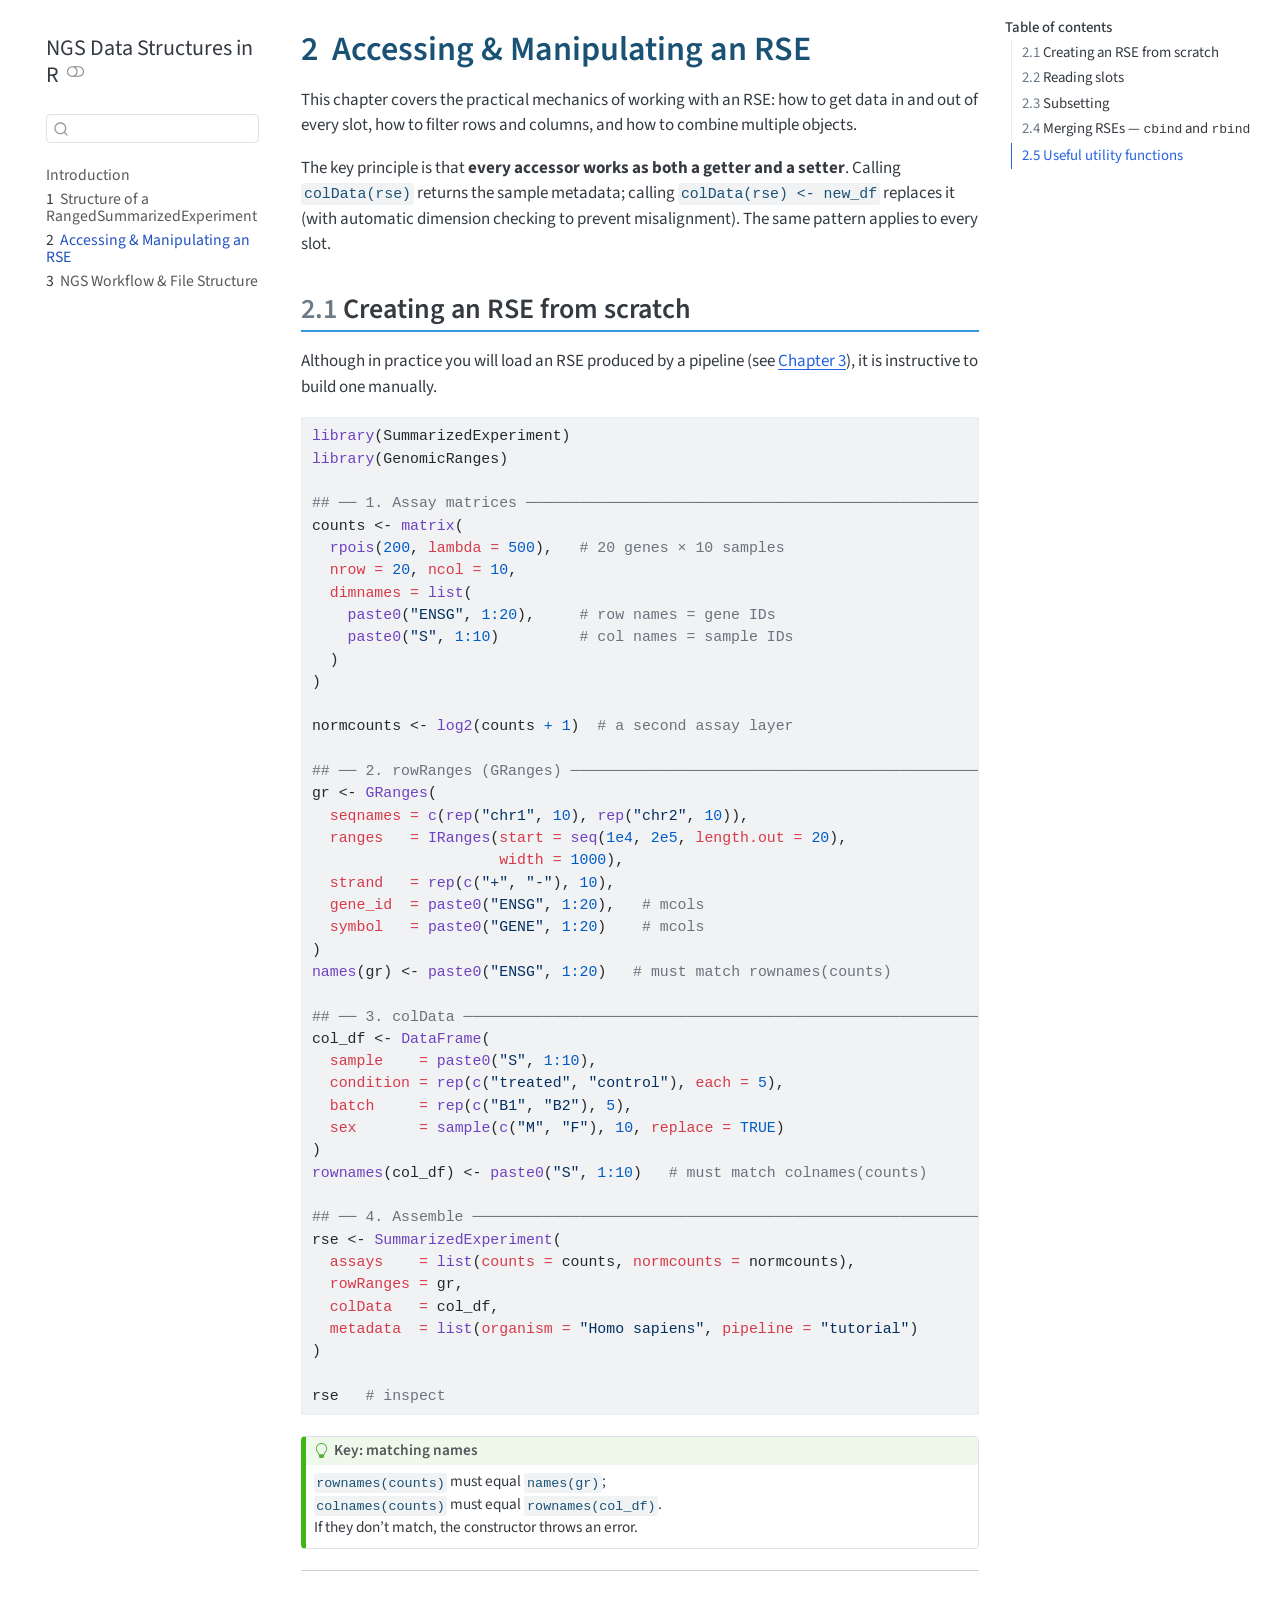
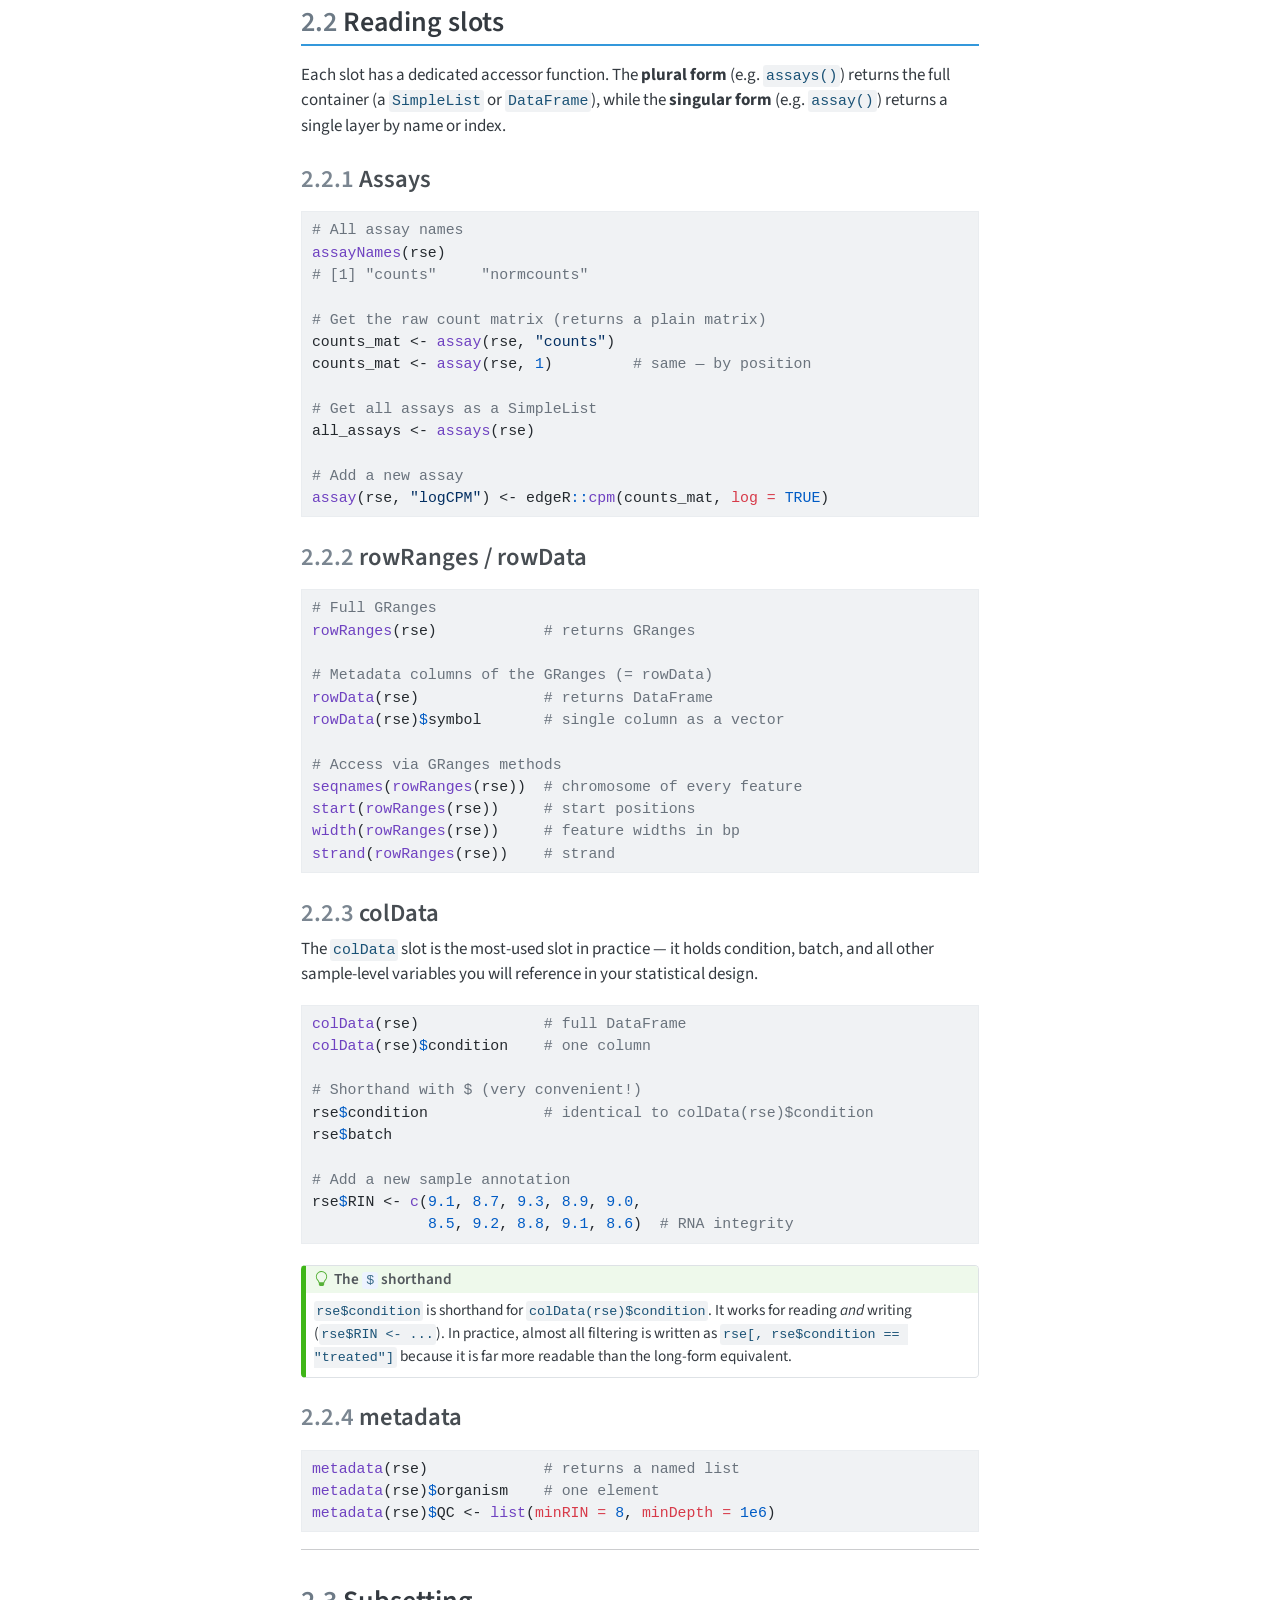
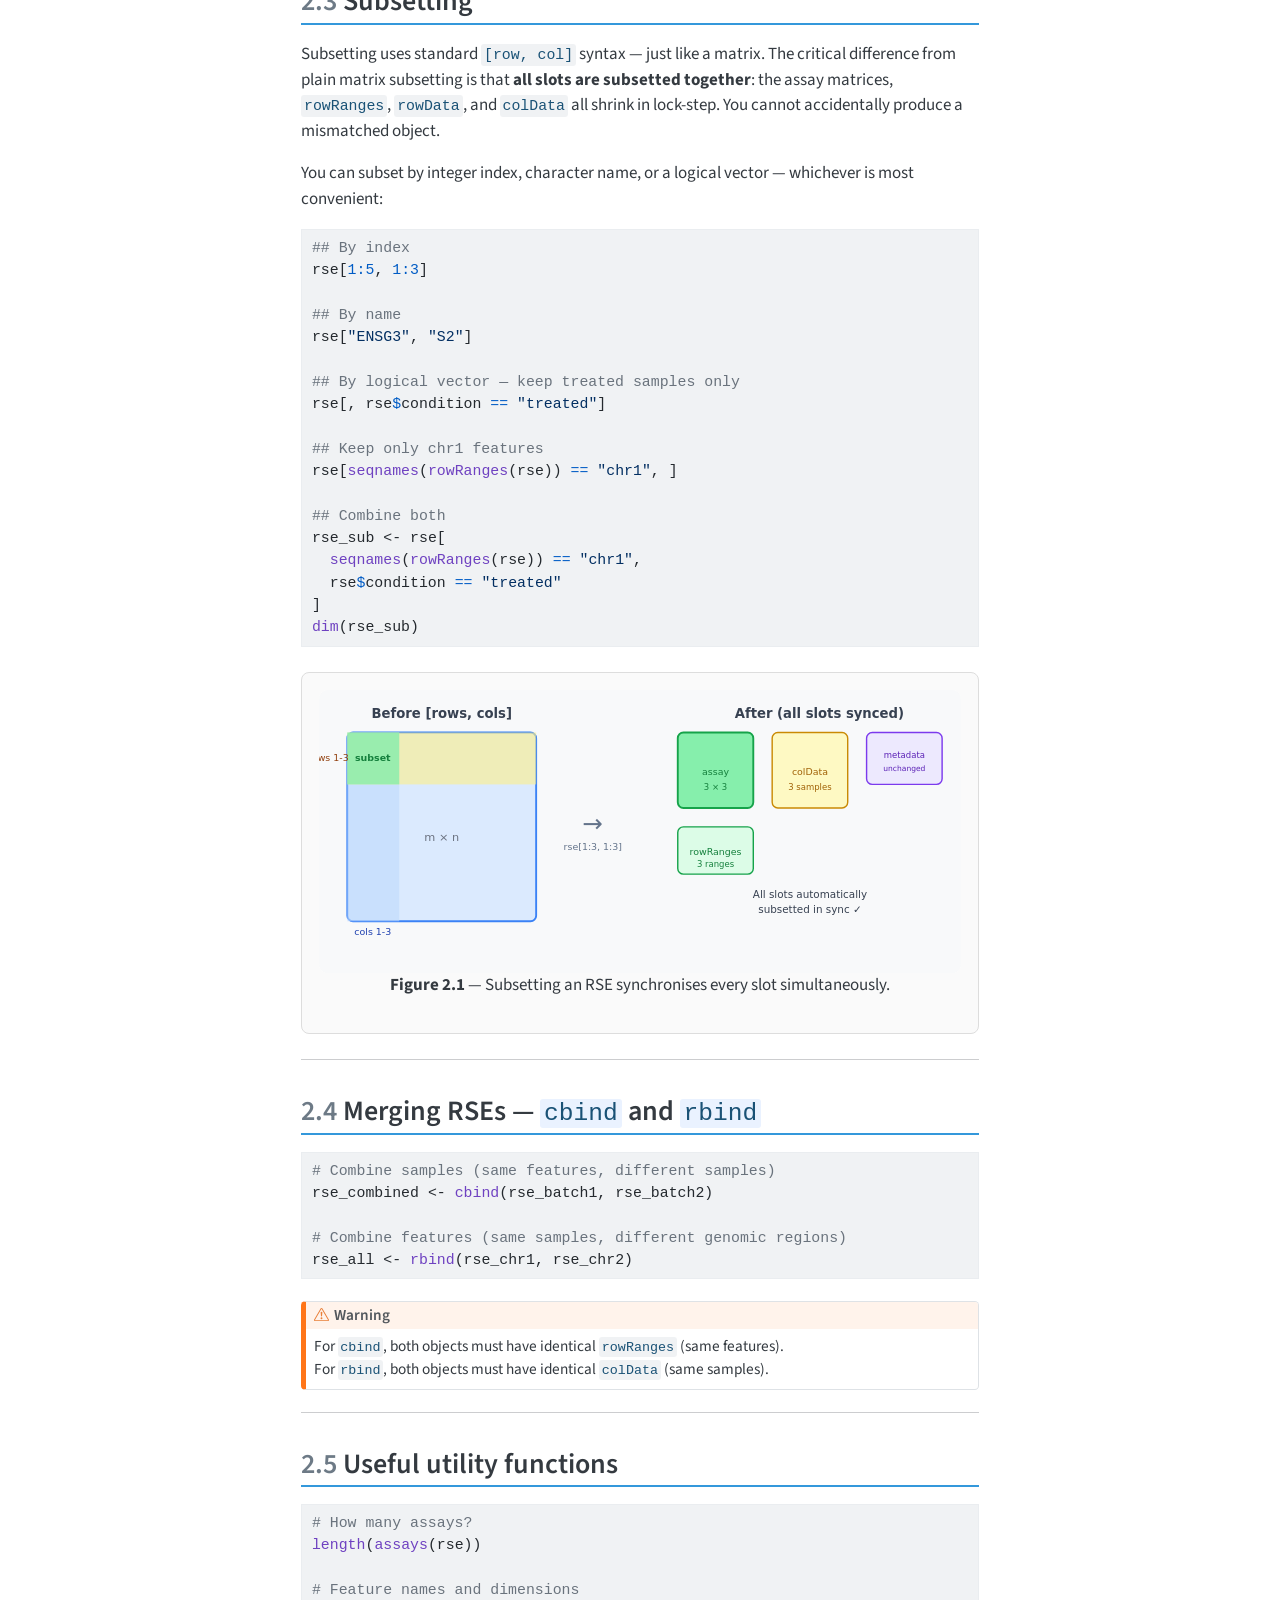
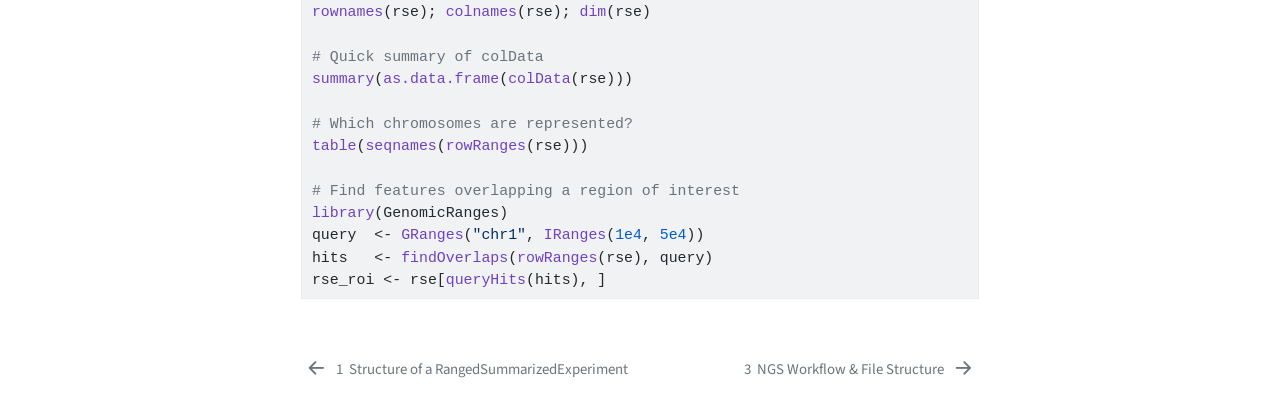
<file: docs/access.html>
<!DOCTYPE html>
<html xmlns="http://www.w3.org/1999/xhtml" lang="en" xml:lang="en"><head>

<meta charset="utf-8">
<meta name="generator" content="quarto-1.9.32">

<meta name="viewport" content="width=device-width, initial-scale=1.0, user-scalable=yes">


<title>2&nbsp; Accessing &amp; Manipulating an RSE – NGS Data Structures in R</title>
<style>
/* Default styles provided by pandoc.
** See https://pandoc.org/MANUAL.html#variables-for-html for config info.
*/
code{white-space: pre-wrap;}
span.smallcaps{font-variant: small-caps;}
div.columns{display: flex; gap: min(4vw, 1.5em);}
div.column{flex: auto; overflow-x: auto;}
div.hanging-indent{margin-left: 1.5em; text-indent: -1.5em;}
ul.task-list{list-style: none;}
ul.task-list li input[type="checkbox"] {
  width: 0.8em;
  margin: 0 0.8em 0.2em -1em; /* quarto-specific, see https://github.com/quarto-dev/quarto-cli/issues/4556 */ 
  vertical-align: middle;
}
/* CSS for syntax highlighting */
html { -webkit-text-size-adjust: 100%; }
pre > code.sourceCode { white-space: pre; position: relative; }
pre > code.sourceCode > span { display: inline-block; line-height: 1.25; }
pre > code.sourceCode > span:empty { height: 1.2em; }
.sourceCode { overflow: visible; }
code.sourceCode > span { color: inherit; text-decoration: inherit; }
div.sourceCode { margin: 1em 0; }
pre.sourceCode { margin: 0; }
@media screen {
div.sourceCode { overflow: auto; }
}
@media print {
pre > code.sourceCode { white-space: pre-wrap; }
pre > code.sourceCode > span { text-indent: -5em; padding-left: 5em; }
}
pre.numberSource code
  { counter-reset: source-line 0; }
pre.numberSource code > span
  { position: relative; left: -4em; counter-increment: source-line; }
pre.numberSource code > span > a:first-child::before
  { content: counter(source-line);
    position: relative; left: -1em; text-align: right; vertical-align: baseline;
    border: none; display: inline-block;
    -webkit-touch-callout: none; -webkit-user-select: none;
    -khtml-user-select: none; -moz-user-select: none;
    -ms-user-select: none; user-select: none;
    padding: 0 4px; width: 4em;
  }
pre.numberSource { margin-left: 3em;  padding-left: 4px; }
div.sourceCode
  {   }
@media screen {
pre > code.sourceCode > span > a:first-child::before { text-decoration: underline; }
}
</style>


<script src="site_libs/quarto-nav/quarto-nav.js"></script>
<script src="site_libs/quarto-nav/headroom.min.js"></script>
<script src="site_libs/clipboard/clipboard.min.js"></script>
<script src="site_libs/quarto-search/autocomplete.umd.js"></script>
<script src="site_libs/quarto-search/fuse.min.js"></script>
<script src="site_libs/quarto-search/quarto-search.js"></script>
<meta name="quarto:offset" content="./">
<link href="./workflow.html" rel="next">
<link href="./structure.html" rel="prev">
<script src="site_libs/quarto-html/quarto.js" type="module"></script>
<script src="site_libs/quarto-html/tabsets/tabsets.js" type="module"></script>
<script src="site_libs/quarto-html/popper.min.js"></script>
<script src="site_libs/quarto-html/tippy.umd.min.js"></script>
<script src="site_libs/quarto-html/anchor.min.js"></script>
<link href="site_libs/quarto-html/tippy.css" rel="stylesheet">
<link href="site_libs/quarto-html/quarto-syntax-highlighting-78d360bbbb051b54ba6524039cd92434.css" rel="stylesheet" class="quarto-color-scheme" id="quarto-text-highlighting-styles">
<link href="site_libs/quarto-html/quarto-syntax-highlighting-dark-ac77edcadb1a687b57028bebcfcb9da9.css" rel="stylesheet" class="quarto-color-scheme quarto-color-alternate" id="quarto-text-highlighting-styles">
<link href="site_libs/quarto-html/quarto-syntax-highlighting-78d360bbbb051b54ba6524039cd92434.css" rel="stylesheet" class="quarto-color-scheme-extra" id="quarto-text-highlighting-styles">
<script src="site_libs/bootstrap/bootstrap.min.js"></script>
<link href="site_libs/bootstrap/bootstrap-icons.css" rel="stylesheet">
<link href="site_libs/bootstrap/bootstrap-abfa4615eba2ed0d4bb7fb949ed9c296.min.css" rel="stylesheet" append-hash="true" class="quarto-color-scheme" id="quarto-bootstrap" data-mode="light">
<link href="site_libs/bootstrap/bootstrap-dark-ded87e99f929cbe3c176321ddefb79bd.min.css" rel="stylesheet" append-hash="true" class="quarto-color-scheme quarto-color-alternate" id="quarto-bootstrap" data-mode="dark">
<link href="site_libs/bootstrap/bootstrap-abfa4615eba2ed0d4bb7fb949ed9c296.min.css" rel="stylesheet" append-hash="true" class="quarto-color-scheme-extra" id="quarto-bootstrap" data-mode="light">
<script id="quarto-search-options" type="application/json">{
  "location": "sidebar",
  "copy-button": false,
  "collapse-after": 3,
  "panel-placement": "start",
  "type": "textbox",
  "limit": 50,
  "keyboard-shortcut": [
    "f",
    "/",
    "s"
  ],
  "show-item-context": false,
  "language": {
    "search-no-results-text": "No results",
    "search-matching-documents-text": "matching documents",
    "search-copy-link-title": "Copy link to search",
    "search-hide-matches-text": "Hide additional matches",
    "search-more-match-text": "more match in this document",
    "search-more-matches-text": "more matches in this document",
    "search-clear-button-title": "Clear",
    "search-text-placeholder": "",
    "search-detached-cancel-button-title": "Cancel",
    "search-submit-button-title": "Submit",
    "search-label": "Search"
  }
}</script>
<style>html{ scroll-behavior: smooth; }</style>


<link rel="stylesheet" href="custom.css">
</head>

<body class="nav-sidebar floating quarto-light"><script id="quarto-html-before-body" type="application/javascript">
    const toggleBodyColorMode = (bsSheetEl) => {
      const mode = bsSheetEl.getAttribute("data-mode");
      const bodyEl = window.document.querySelector("body");
      if (mode === "dark") {
        bodyEl.classList.add("quarto-dark");
        bodyEl.classList.remove("quarto-light");
      } else {
        bodyEl.classList.add("quarto-light");
        bodyEl.classList.remove("quarto-dark");
      }
    }
    const toggleBodyColorPrimary = () => {
      const bsSheetEl = window.document.querySelector("link#quarto-bootstrap:not([rel=disabled-stylesheet])");
      if (bsSheetEl) {
        toggleBodyColorMode(bsSheetEl);
      }
    }
    const setColorSchemeToggle = (alternate) => {
      const toggles = window.document.querySelectorAll('.quarto-color-scheme-toggle');
      for (let i=0; i < toggles.length; i++) {
        const toggle = toggles[i];
        if (toggle) {
          if (alternate) {
            toggle.classList.add("alternate");
          } else {
            toggle.classList.remove("alternate");
          }
        }
      }
    };
    const toggleColorMode = (alternate) => {
      // Switch the stylesheets
      const primaryStylesheets = window.document.querySelectorAll('link.quarto-color-scheme:not(.quarto-color-alternate)');
      const alternateStylesheets = window.document.querySelectorAll('link.quarto-color-scheme.quarto-color-alternate');
      manageTransitions('#quarto-margin-sidebar .nav-link', false);
      if (alternate) {
        // note: dark is layered on light, we don't disable primary!
        enableStylesheet(alternateStylesheets);
        for (const sheetNode of alternateStylesheets) {
          if (sheetNode.id === "quarto-bootstrap") {
            toggleBodyColorMode(sheetNode);
          }
        }
      } else {
        disableStylesheet(alternateStylesheets);
        enableStylesheet(primaryStylesheets)
        toggleBodyColorPrimary();
      }
      manageTransitions('#quarto-margin-sidebar .nav-link', true);
      // Switch the toggles
      setColorSchemeToggle(alternate)
      // Hack to workaround the fact that safari doesn't
      // properly recolor the scrollbar when toggling (#1455)
      if (navigator.userAgent.indexOf('Safari') > 0 && navigator.userAgent.indexOf('Chrome') == -1) {
        manageTransitions("body", false);
        window.scrollTo(0, 1);
        setTimeout(() => {
          window.scrollTo(0, 0);
          manageTransitions("body", true);
        }, 40);
      }
    }
    const disableStylesheet = (stylesheets) => {
      for (let i=0; i < stylesheets.length; i++) {
        const stylesheet = stylesheets[i];
        stylesheet.rel = 'disabled-stylesheet';
      }
    }
    const enableStylesheet = (stylesheets) => {
      for (let i=0; i < stylesheets.length; i++) {
        const stylesheet = stylesheets[i];
        if(stylesheet.rel !== 'stylesheet') { // for Chrome, which will still FOUC without this check
          stylesheet.rel = 'stylesheet';
        }
      }
    }
    const manageTransitions = (selector, allowTransitions) => {
      const els = window.document.querySelectorAll(selector);
      for (let i=0; i < els.length; i++) {
        const el = els[i];
        if (allowTransitions) {
          el.classList.remove('notransition');
        } else {
          el.classList.add('notransition');
        }
      }
    }
    const isFileUrl = () => {
      return window.location.protocol === 'file:';
    }
    const hasAlternateSentinel = () => {
      let styleSentinel = getColorSchemeSentinel();
      if (styleSentinel !== null) {
        return styleSentinel === "alternate";
      } else {
        return false;
      }
    }
    const setStyleSentinel = (alternate) => {
      const value = alternate ? "alternate" : "default";
      if (!isFileUrl()) {
        window.localStorage.setItem("quarto-color-scheme", value);
      } else {
        localAlternateSentinel = value;
      }
    }
    const getColorSchemeSentinel = () => {
      if (!isFileUrl()) {
        const storageValue = window.localStorage.getItem("quarto-color-scheme");
        return storageValue != null ? storageValue : localAlternateSentinel;
      } else {
        return localAlternateSentinel;
      }
    }
    const toggleGiscusIfUsed = (isAlternate, darkModeDefault) => {
      const baseTheme = document.querySelector('#giscus-base-theme')?.value ?? 'light';
      const alternateTheme = document.querySelector('#giscus-alt-theme')?.value ?? 'dark';
      let newTheme = '';
      if(authorPrefersDark) {
        newTheme = isAlternate ? baseTheme : alternateTheme;
      } else {
        newTheme = isAlternate ? alternateTheme : baseTheme;
      }
      const changeGiscusTheme = () => {
        // From: https://github.com/giscus/giscus/issues/336
        const sendMessage = (message) => {
          const iframe = document.querySelector('iframe.giscus-frame');
          if (!iframe) return;
          iframe.contentWindow.postMessage({ giscus: message }, 'https://giscus.app');
        }
        sendMessage({
          setConfig: {
            theme: newTheme
          }
        });
      }
      const isGiscussLoaded = window.document.querySelector('iframe.giscus-frame') !== null;
      if (isGiscussLoaded) {
        changeGiscusTheme();
      }
    };
    const authorPrefersDark = false;
    const darkModeDefault = authorPrefersDark;
      document.querySelector('link#quarto-text-highlighting-styles.quarto-color-scheme-extra').rel = 'disabled-stylesheet';
      document.querySelector('link#quarto-bootstrap.quarto-color-scheme-extra').rel = 'disabled-stylesheet';
    let localAlternateSentinel = darkModeDefault ? 'alternate' : 'default';
    // Dark / light mode switch
    window.quartoToggleColorScheme = () => {
      // Read the current dark / light value
      let toAlternate = !hasAlternateSentinel();
      toggleColorMode(toAlternate);
      setStyleSentinel(toAlternate);
      toggleGiscusIfUsed(toAlternate, darkModeDefault);
      window.dispatchEvent(new Event('resize'));
    };
    // Switch to dark mode if need be
    if (hasAlternateSentinel()) {
      toggleColorMode(true);
    } else {
      toggleColorMode(false);
    }
  </script>

<div id="quarto-search-results"></div>
  <header id="quarto-header" class="headroom fixed-top">
  <nav class="quarto-secondary-nav">
    <div class="container-fluid d-flex">
      <button type="button" class="quarto-btn-toggle btn" data-bs-toggle="collapse" role="button" data-bs-target=".quarto-sidebar-collapse-item" aria-controls="quarto-sidebar" aria-expanded="false" aria-label="Toggle sidebar navigation" onclick="if (window.quartoToggleHeadroom) { window.quartoToggleHeadroom(); }">
        <i class="bi bi-layout-text-sidebar-reverse"></i>
      </button>
        <nav class="quarto-page-breadcrumbs" aria-label="breadcrumb"><ol class="breadcrumb"><li class="breadcrumb-item"><a href="./access.html"><span class="chapter-number">2</span>&nbsp; <span class="chapter-title">Accessing &amp; Manipulating an RSE</span></a></li></ol></nav>
        <a class="flex-grow-1" role="navigation" data-bs-toggle="collapse" data-bs-target=".quarto-sidebar-collapse-item" aria-controls="quarto-sidebar" aria-expanded="false" aria-label="Toggle sidebar navigation" onclick="if (window.quartoToggleHeadroom) { window.quartoToggleHeadroom(); }">      
        </a>
      <button type="button" class="btn quarto-search-button" aria-label="Search" onclick="window.quartoOpenSearch();">
        <i class="bi bi-search"></i>
      </button>
    </div>
  </nav>
</header>
<!-- content -->
<div id="quarto-content" class="quarto-container page-columns page-rows-contents page-layout-article">
<!-- sidebar -->
  <nav id="quarto-sidebar" class="sidebar collapse collapse-horizontal quarto-sidebar-collapse-item sidebar-navigation floating overflow-auto">
    <div class="pt-lg-2 mt-2 text-left sidebar-header">
    <div class="sidebar-title mb-0 py-0">
      <a href="./">NGS Data Structures in R</a> 
        <div class="sidebar-tools-main">
  <a href="" class="quarto-color-scheme-toggle quarto-navigation-tool  px-1" onclick="window.quartoToggleColorScheme(); return false;" title="Toggle dark mode"><i class="bi"></i></a>
</div>
    </div>
      </div>
        <div class="mt-2 flex-shrink-0 align-items-center">
        <div class="sidebar-search">
        <div id="quarto-search" class="" title="Search"></div>
        </div>
        </div>
    <div class="sidebar-menu-container"> 
    <ul class="list-unstyled mt-1">
        <li class="sidebar-item">
  <div class="sidebar-item-container"> 
  <a href="./index.html" class="sidebar-item-text sidebar-link">
 <span class="menu-text">Introduction</span></a>
  </div>
</li>
        <li class="sidebar-item">
  <div class="sidebar-item-container"> 
  <a href="./structure.html" class="sidebar-item-text sidebar-link">
 <span class="menu-text"><span class="chapter-number">1</span>&nbsp; <span class="chapter-title">Structure of a RangedSummarizedExperiment</span></span></a>
  </div>
</li>
        <li class="sidebar-item">
  <div class="sidebar-item-container"> 
  <a href="./access.html" class="sidebar-item-text sidebar-link active">
 <span class="menu-text"><span class="chapter-number">2</span>&nbsp; <span class="chapter-title">Accessing &amp; Manipulating an RSE</span></span></a>
  </div>
</li>
        <li class="sidebar-item">
  <div class="sidebar-item-container"> 
  <a href="./workflow.html" class="sidebar-item-text sidebar-link">
 <span class="menu-text"><span class="chapter-number">3</span>&nbsp; <span class="chapter-title">NGS Workflow &amp; File Structure</span></span></a>
  </div>
</li>
    </ul>
    </div>
</nav>
<div id="quarto-sidebar-glass" class="quarto-sidebar-collapse-item" data-bs-toggle="collapse" data-bs-target=".quarto-sidebar-collapse-item"></div>
<!-- margin-sidebar -->
    <div id="quarto-margin-sidebar" class="sidebar margin-sidebar">
        <nav id="TOC" role="doc-toc" class="toc-active">
    <h2 id="toc-title">Table of contents</h2>
   
  <ul>
  <li><a href="#creating-an-rse-from-scratch" id="toc-creating-an-rse-from-scratch" class="nav-link active" data-scroll-target="#creating-an-rse-from-scratch"><span class="header-section-number">2.1</span> Creating an RSE from scratch</a></li>
  <li><a href="#reading-slots" id="toc-reading-slots" class="nav-link" data-scroll-target="#reading-slots"><span class="header-section-number">2.2</span> Reading slots</a>
  <ul class="collapse">
  <li><a href="#assays" id="toc-assays" class="nav-link" data-scroll-target="#assays"><span class="header-section-number">2.2.1</span> Assays</a></li>
  <li><a href="#rowranges-rowdata" id="toc-rowranges-rowdata" class="nav-link" data-scroll-target="#rowranges-rowdata"><span class="header-section-number">2.2.2</span> rowRanges / rowData</a></li>
  <li><a href="#coldata" id="toc-coldata" class="nav-link" data-scroll-target="#coldata"><span class="header-section-number">2.2.3</span> colData</a></li>
  <li><a href="#metadata" id="toc-metadata" class="nav-link" data-scroll-target="#metadata"><span class="header-section-number">2.2.4</span> metadata</a></li>
  </ul></li>
  <li><a href="#subsetting" id="toc-subsetting" class="nav-link" data-scroll-target="#subsetting"><span class="header-section-number">2.3</span> Subsetting</a></li>
  <li><a href="#merging-rses-cbind-and-rbind" id="toc-merging-rses-cbind-and-rbind" class="nav-link" data-scroll-target="#merging-rses-cbind-and-rbind"><span class="header-section-number">2.4</span> Merging RSEs — <code>cbind</code> and <code>rbind</code></a></li>
  <li><a href="#useful-utility-functions" id="toc-useful-utility-functions" class="nav-link" data-scroll-target="#useful-utility-functions"><span class="header-section-number">2.5</span> Useful utility functions</a></li>
  </ul>
</nav>
    </div>
<!-- main -->
<main class="content" id="quarto-document-content">


<header id="title-block-header" class="quarto-title-block default">
<div class="quarto-title">
<h1 class="title"><span class="chapter-number">2</span>&nbsp; <span class="chapter-title">Accessing &amp; Manipulating an RSE</span></h1>
</div>



<div class="quarto-title-meta">

    
  
    
  </div>
  


</header>


<p>This chapter covers the practical mechanics of working with an RSE: how to get data in and out of every slot, how to filter rows and columns, and how to combine multiple objects.</p>
<p>The key principle is that <strong>every accessor works as both a getter and a setter</strong>. Calling <code>colData(rse)</code> returns the sample metadata; calling <code>colData(rse) &lt;- new_df</code> replaces it (with automatic dimension checking to prevent misalignment). The same pattern applies to every slot.</p>
<section id="creating-an-rse-from-scratch" class="level2" data-number="2.1">
<h2 data-number="2.1" class="anchored" data-anchor-id="creating-an-rse-from-scratch"><span class="header-section-number">2.1</span> Creating an RSE from scratch</h2>
<p>Although in practice you will load an RSE produced by a pipeline (see <a href="workflow.html" class="quarto-xref"><span>Chapter 3</span></a>), it is instructive to build one manually.</p>
<div class="code-copy-outer-scaffold"><div class="sourceCode" id="cb1"><pre class="sourceCode r code-with-copy"><code class="sourceCode r"><span id="cb1-1"><a href="#cb1-1" aria-hidden="true" tabindex="-1"></a><span class="fu">library</span>(SummarizedExperiment)</span>
<span id="cb1-2"><a href="#cb1-2" aria-hidden="true" tabindex="-1"></a><span class="fu">library</span>(GenomicRanges)</span>
<span id="cb1-3"><a href="#cb1-3" aria-hidden="true" tabindex="-1"></a></span>
<span id="cb1-4"><a href="#cb1-4" aria-hidden="true" tabindex="-1"></a><span class="do">## ── 1. Assay matrices ───────────────────────────────────────────────────────</span></span>
<span id="cb1-5"><a href="#cb1-5" aria-hidden="true" tabindex="-1"></a>counts <span class="ot">&lt;-</span> <span class="fu">matrix</span>(</span>
<span id="cb1-6"><a href="#cb1-6" aria-hidden="true" tabindex="-1"></a>  <span class="fu">rpois</span>(<span class="dv">200</span>, <span class="at">lambda =</span> <span class="dv">500</span>),   <span class="co"># 20 genes × 10 samples</span></span>
<span id="cb1-7"><a href="#cb1-7" aria-hidden="true" tabindex="-1"></a>  <span class="at">nrow =</span> <span class="dv">20</span>, <span class="at">ncol =</span> <span class="dv">10</span>,</span>
<span id="cb1-8"><a href="#cb1-8" aria-hidden="true" tabindex="-1"></a>  <span class="at">dimnames =</span> <span class="fu">list</span>(</span>
<span id="cb1-9"><a href="#cb1-9" aria-hidden="true" tabindex="-1"></a>    <span class="fu">paste0</span>(<span class="st">"ENSG"</span>, <span class="dv">1</span><span class="sc">:</span><span class="dv">20</span>),     <span class="co"># row names = gene IDs</span></span>
<span id="cb1-10"><a href="#cb1-10" aria-hidden="true" tabindex="-1"></a>    <span class="fu">paste0</span>(<span class="st">"S"</span>, <span class="dv">1</span><span class="sc">:</span><span class="dv">10</span>)         <span class="co"># col names = sample IDs</span></span>
<span id="cb1-11"><a href="#cb1-11" aria-hidden="true" tabindex="-1"></a>  )</span>
<span id="cb1-12"><a href="#cb1-12" aria-hidden="true" tabindex="-1"></a>)</span>
<span id="cb1-13"><a href="#cb1-13" aria-hidden="true" tabindex="-1"></a></span>
<span id="cb1-14"><a href="#cb1-14" aria-hidden="true" tabindex="-1"></a>normcounts <span class="ot">&lt;-</span> <span class="fu">log2</span>(counts <span class="sc">+</span> <span class="dv">1</span>)  <span class="co"># a second assay layer</span></span>
<span id="cb1-15"><a href="#cb1-15" aria-hidden="true" tabindex="-1"></a></span>
<span id="cb1-16"><a href="#cb1-16" aria-hidden="true" tabindex="-1"></a><span class="do">## ── 2. rowRanges (GRanges) ──────────────────────────────────────────────────</span></span>
<span id="cb1-17"><a href="#cb1-17" aria-hidden="true" tabindex="-1"></a>gr <span class="ot">&lt;-</span> <span class="fu">GRanges</span>(</span>
<span id="cb1-18"><a href="#cb1-18" aria-hidden="true" tabindex="-1"></a>  <span class="at">seqnames =</span> <span class="fu">c</span>(<span class="fu">rep</span>(<span class="st">"chr1"</span>, <span class="dv">10</span>), <span class="fu">rep</span>(<span class="st">"chr2"</span>, <span class="dv">10</span>)),</span>
<span id="cb1-19"><a href="#cb1-19" aria-hidden="true" tabindex="-1"></a>  <span class="at">ranges   =</span> <span class="fu">IRanges</span>(<span class="at">start =</span> <span class="fu">seq</span>(<span class="fl">1e4</span>, <span class="fl">2e5</span>, <span class="at">length.out =</span> <span class="dv">20</span>),</span>
<span id="cb1-20"><a href="#cb1-20" aria-hidden="true" tabindex="-1"></a>                     <span class="at">width =</span> <span class="dv">1000</span>),</span>
<span id="cb1-21"><a href="#cb1-21" aria-hidden="true" tabindex="-1"></a>  <span class="at">strand   =</span> <span class="fu">rep</span>(<span class="fu">c</span>(<span class="st">"+"</span>, <span class="st">"-"</span>), <span class="dv">10</span>),</span>
<span id="cb1-22"><a href="#cb1-22" aria-hidden="true" tabindex="-1"></a>  <span class="at">gene_id  =</span> <span class="fu">paste0</span>(<span class="st">"ENSG"</span>, <span class="dv">1</span><span class="sc">:</span><span class="dv">20</span>),   <span class="co"># mcols</span></span>
<span id="cb1-23"><a href="#cb1-23" aria-hidden="true" tabindex="-1"></a>  <span class="at">symbol   =</span> <span class="fu">paste0</span>(<span class="st">"GENE"</span>, <span class="dv">1</span><span class="sc">:</span><span class="dv">20</span>)    <span class="co"># mcols</span></span>
<span id="cb1-24"><a href="#cb1-24" aria-hidden="true" tabindex="-1"></a>)</span>
<span id="cb1-25"><a href="#cb1-25" aria-hidden="true" tabindex="-1"></a><span class="fu">names</span>(gr) <span class="ot">&lt;-</span> <span class="fu">paste0</span>(<span class="st">"ENSG"</span>, <span class="dv">1</span><span class="sc">:</span><span class="dv">20</span>)   <span class="co"># must match rownames(counts)</span></span>
<span id="cb1-26"><a href="#cb1-26" aria-hidden="true" tabindex="-1"></a></span>
<span id="cb1-27"><a href="#cb1-27" aria-hidden="true" tabindex="-1"></a><span class="do">## ── 3. colData ───────────────────────────────────────────────────────────────</span></span>
<span id="cb1-28"><a href="#cb1-28" aria-hidden="true" tabindex="-1"></a>col_df <span class="ot">&lt;-</span> <span class="fu">DataFrame</span>(</span>
<span id="cb1-29"><a href="#cb1-29" aria-hidden="true" tabindex="-1"></a>  <span class="at">sample    =</span> <span class="fu">paste0</span>(<span class="st">"S"</span>, <span class="dv">1</span><span class="sc">:</span><span class="dv">10</span>),</span>
<span id="cb1-30"><a href="#cb1-30" aria-hidden="true" tabindex="-1"></a>  <span class="at">condition =</span> <span class="fu">rep</span>(<span class="fu">c</span>(<span class="st">"treated"</span>, <span class="st">"control"</span>), <span class="at">each =</span> <span class="dv">5</span>),</span>
<span id="cb1-31"><a href="#cb1-31" aria-hidden="true" tabindex="-1"></a>  <span class="at">batch     =</span> <span class="fu">rep</span>(<span class="fu">c</span>(<span class="st">"B1"</span>, <span class="st">"B2"</span>), <span class="dv">5</span>),</span>
<span id="cb1-32"><a href="#cb1-32" aria-hidden="true" tabindex="-1"></a>  <span class="at">sex       =</span> <span class="fu">sample</span>(<span class="fu">c</span>(<span class="st">"M"</span>, <span class="st">"F"</span>), <span class="dv">10</span>, <span class="at">replace =</span> <span class="cn">TRUE</span>)</span>
<span id="cb1-33"><a href="#cb1-33" aria-hidden="true" tabindex="-1"></a>)</span>
<span id="cb1-34"><a href="#cb1-34" aria-hidden="true" tabindex="-1"></a><span class="fu">rownames</span>(col_df) <span class="ot">&lt;-</span> <span class="fu">paste0</span>(<span class="st">"S"</span>, <span class="dv">1</span><span class="sc">:</span><span class="dv">10</span>)   <span class="co"># must match colnames(counts)</span></span>
<span id="cb1-35"><a href="#cb1-35" aria-hidden="true" tabindex="-1"></a></span>
<span id="cb1-36"><a href="#cb1-36" aria-hidden="true" tabindex="-1"></a><span class="do">## ── 4. Assemble ──────────────────────────────────────────────────────────────</span></span>
<span id="cb1-37"><a href="#cb1-37" aria-hidden="true" tabindex="-1"></a>rse <span class="ot">&lt;-</span> <span class="fu">SummarizedExperiment</span>(</span>
<span id="cb1-38"><a href="#cb1-38" aria-hidden="true" tabindex="-1"></a>  <span class="at">assays    =</span> <span class="fu">list</span>(<span class="at">counts =</span> counts, <span class="at">normcounts =</span> normcounts),</span>
<span id="cb1-39"><a href="#cb1-39" aria-hidden="true" tabindex="-1"></a>  <span class="at">rowRanges =</span> gr,</span>
<span id="cb1-40"><a href="#cb1-40" aria-hidden="true" tabindex="-1"></a>  <span class="at">colData   =</span> col_df,</span>
<span id="cb1-41"><a href="#cb1-41" aria-hidden="true" tabindex="-1"></a>  <span class="at">metadata  =</span> <span class="fu">list</span>(<span class="at">organism =</span> <span class="st">"Homo sapiens"</span>, <span class="at">pipeline =</span> <span class="st">"tutorial"</span>)</span>
<span id="cb1-42"><a href="#cb1-42" aria-hidden="true" tabindex="-1"></a>)</span>
<span id="cb1-43"><a href="#cb1-43" aria-hidden="true" tabindex="-1"></a></span>
<span id="cb1-44"><a href="#cb1-44" aria-hidden="true" tabindex="-1"></a>rse   <span class="co"># inspect</span></span></code></pre></div><button title="Copy to Clipboard" class="code-copy-button"><i class="bi"></i></button></div>
<div class="callout callout-style-default callout-tip callout-titled">
<div class="callout-header d-flex align-content-center">
<div class="callout-icon-container">
<i class="callout-icon"></i>
</div>
<div class="callout-title-container flex-fill">
<span class="screen-reader-only">Tip</span>Key: matching names
</div>
</div>
<div class="callout-body-container callout-body">
<p><code>rownames(counts)</code> must equal <code>names(gr)</code>;<br>
<code>colnames(counts)</code> must equal <code>rownames(col_df)</code>.<br>
If they don’t match, the constructor throws an error.</p>
</div>
</div>
<hr>
</section>
<section id="reading-slots" class="level2" data-number="2.2">
<h2 data-number="2.2" class="anchored" data-anchor-id="reading-slots"><span class="header-section-number">2.2</span> Reading slots</h2>
<p>Each slot has a dedicated accessor function. The <strong>plural form</strong> (e.g.&nbsp;<code>assays()</code>) returns the full container (a <code>SimpleList</code> or <code>DataFrame</code>), while the <strong>singular form</strong> (e.g.&nbsp;<code>assay()</code>) returns a single layer by name or index.</p>
<section id="assays" class="level3" data-number="2.2.1">
<h3 data-number="2.2.1" class="anchored" data-anchor-id="assays"><span class="header-section-number">2.2.1</span> Assays</h3>
<div class="code-copy-outer-scaffold"><div class="sourceCode" id="cb2"><pre class="sourceCode r code-with-copy"><code class="sourceCode r"><span id="cb2-1"><a href="#cb2-1" aria-hidden="true" tabindex="-1"></a><span class="co"># All assay names</span></span>
<span id="cb2-2"><a href="#cb2-2" aria-hidden="true" tabindex="-1"></a><span class="fu">assayNames</span>(rse)</span>
<span id="cb2-3"><a href="#cb2-3" aria-hidden="true" tabindex="-1"></a><span class="co"># [1] "counts"     "normcounts"</span></span>
<span id="cb2-4"><a href="#cb2-4" aria-hidden="true" tabindex="-1"></a></span>
<span id="cb2-5"><a href="#cb2-5" aria-hidden="true" tabindex="-1"></a><span class="co"># Get the raw count matrix (returns a plain matrix)</span></span>
<span id="cb2-6"><a href="#cb2-6" aria-hidden="true" tabindex="-1"></a>counts_mat <span class="ot">&lt;-</span> <span class="fu">assay</span>(rse, <span class="st">"counts"</span>)</span>
<span id="cb2-7"><a href="#cb2-7" aria-hidden="true" tabindex="-1"></a>counts_mat <span class="ot">&lt;-</span> <span class="fu">assay</span>(rse, <span class="dv">1</span>)         <span class="co"># same — by position</span></span>
<span id="cb2-8"><a href="#cb2-8" aria-hidden="true" tabindex="-1"></a></span>
<span id="cb2-9"><a href="#cb2-9" aria-hidden="true" tabindex="-1"></a><span class="co"># Get all assays as a SimpleList</span></span>
<span id="cb2-10"><a href="#cb2-10" aria-hidden="true" tabindex="-1"></a>all_assays <span class="ot">&lt;-</span> <span class="fu">assays</span>(rse)</span>
<span id="cb2-11"><a href="#cb2-11" aria-hidden="true" tabindex="-1"></a></span>
<span id="cb2-12"><a href="#cb2-12" aria-hidden="true" tabindex="-1"></a><span class="co"># Add a new assay</span></span>
<span id="cb2-13"><a href="#cb2-13" aria-hidden="true" tabindex="-1"></a><span class="fu">assay</span>(rse, <span class="st">"logCPM"</span>) <span class="ot">&lt;-</span> edgeR<span class="sc">::</span><span class="fu">cpm</span>(counts_mat, <span class="at">log =</span> <span class="cn">TRUE</span>)</span></code></pre></div><button title="Copy to Clipboard" class="code-copy-button"><i class="bi"></i></button></div>
</section>
<section id="rowranges-rowdata" class="level3" data-number="2.2.2">
<h3 data-number="2.2.2" class="anchored" data-anchor-id="rowranges-rowdata"><span class="header-section-number">2.2.2</span> rowRanges / rowData</h3>
<div class="code-copy-outer-scaffold"><div class="sourceCode" id="cb3"><pre class="sourceCode r code-with-copy"><code class="sourceCode r"><span id="cb3-1"><a href="#cb3-1" aria-hidden="true" tabindex="-1"></a><span class="co"># Full GRanges</span></span>
<span id="cb3-2"><a href="#cb3-2" aria-hidden="true" tabindex="-1"></a><span class="fu">rowRanges</span>(rse)            <span class="co"># returns GRanges</span></span>
<span id="cb3-3"><a href="#cb3-3" aria-hidden="true" tabindex="-1"></a></span>
<span id="cb3-4"><a href="#cb3-4" aria-hidden="true" tabindex="-1"></a><span class="co"># Metadata columns of the GRanges (= rowData)</span></span>
<span id="cb3-5"><a href="#cb3-5" aria-hidden="true" tabindex="-1"></a><span class="fu">rowData</span>(rse)              <span class="co"># returns DataFrame</span></span>
<span id="cb3-6"><a href="#cb3-6" aria-hidden="true" tabindex="-1"></a><span class="fu">rowData</span>(rse)<span class="sc">$</span>symbol       <span class="co"># single column as a vector</span></span>
<span id="cb3-7"><a href="#cb3-7" aria-hidden="true" tabindex="-1"></a></span>
<span id="cb3-8"><a href="#cb3-8" aria-hidden="true" tabindex="-1"></a><span class="co"># Access via GRanges methods</span></span>
<span id="cb3-9"><a href="#cb3-9" aria-hidden="true" tabindex="-1"></a><span class="fu">seqnames</span>(<span class="fu">rowRanges</span>(rse))  <span class="co"># chromosome of every feature</span></span>
<span id="cb3-10"><a href="#cb3-10" aria-hidden="true" tabindex="-1"></a><span class="fu">start</span>(<span class="fu">rowRanges</span>(rse))     <span class="co"># start positions</span></span>
<span id="cb3-11"><a href="#cb3-11" aria-hidden="true" tabindex="-1"></a><span class="fu">width</span>(<span class="fu">rowRanges</span>(rse))     <span class="co"># feature widths in bp</span></span>
<span id="cb3-12"><a href="#cb3-12" aria-hidden="true" tabindex="-1"></a><span class="fu">strand</span>(<span class="fu">rowRanges</span>(rse))    <span class="co"># strand</span></span></code></pre></div><button title="Copy to Clipboard" class="code-copy-button"><i class="bi"></i></button></div>
</section>
<section id="coldata" class="level3" data-number="2.2.3">
<h3 data-number="2.2.3" class="anchored" data-anchor-id="coldata"><span class="header-section-number">2.2.3</span> colData</h3>
<p>The <code>colData</code> slot is the most-used slot in practice — it holds condition, batch, and all other sample-level variables you will reference in your statistical design.</p>
<div class="code-copy-outer-scaffold"><div class="sourceCode" id="cb4"><pre class="sourceCode r code-with-copy"><code class="sourceCode r"><span id="cb4-1"><a href="#cb4-1" aria-hidden="true" tabindex="-1"></a><span class="fu">colData</span>(rse)              <span class="co"># full DataFrame</span></span>
<span id="cb4-2"><a href="#cb4-2" aria-hidden="true" tabindex="-1"></a><span class="fu">colData</span>(rse)<span class="sc">$</span>condition    <span class="co"># one column</span></span>
<span id="cb4-3"><a href="#cb4-3" aria-hidden="true" tabindex="-1"></a></span>
<span id="cb4-4"><a href="#cb4-4" aria-hidden="true" tabindex="-1"></a><span class="co"># Shorthand with $ (very convenient!)</span></span>
<span id="cb4-5"><a href="#cb4-5" aria-hidden="true" tabindex="-1"></a>rse<span class="sc">$</span>condition             <span class="co"># identical to colData(rse)$condition</span></span>
<span id="cb4-6"><a href="#cb4-6" aria-hidden="true" tabindex="-1"></a>rse<span class="sc">$</span>batch</span>
<span id="cb4-7"><a href="#cb4-7" aria-hidden="true" tabindex="-1"></a></span>
<span id="cb4-8"><a href="#cb4-8" aria-hidden="true" tabindex="-1"></a><span class="co"># Add a new sample annotation</span></span>
<span id="cb4-9"><a href="#cb4-9" aria-hidden="true" tabindex="-1"></a>rse<span class="sc">$</span>RIN <span class="ot">&lt;-</span> <span class="fu">c</span>(<span class="fl">9.1</span>, <span class="fl">8.7</span>, <span class="fl">9.3</span>, <span class="fl">8.9</span>, <span class="fl">9.0</span>,</span>
<span id="cb4-10"><a href="#cb4-10" aria-hidden="true" tabindex="-1"></a>             <span class="fl">8.5</span>, <span class="fl">9.2</span>, <span class="fl">8.8</span>, <span class="fl">9.1</span>, <span class="fl">8.6</span>)  <span class="co"># RNA integrity</span></span></code></pre></div><button title="Copy to Clipboard" class="code-copy-button"><i class="bi"></i></button></div>
<div class="callout callout-style-default callout-tip callout-titled">
<div class="callout-header d-flex align-content-center">
<div class="callout-icon-container">
<i class="callout-icon"></i>
</div>
<div class="callout-title-container flex-fill">
<span class="screen-reader-only">Tip</span>The <code>$</code> shorthand
</div>
</div>
<div class="callout-body-container callout-body">
<p><code>rse$condition</code> is shorthand for <code>colData(rse)$condition</code>. It works for reading <em>and</em> writing (<code>rse$RIN &lt;- ...</code>). In practice, almost all filtering is written as <code>rse[, rse$condition == "treated"]</code> because it is far more readable than the long-form equivalent.</p>
</div>
</div>
</section>
<section id="metadata" class="level3" data-number="2.2.4">
<h3 data-number="2.2.4" class="anchored" data-anchor-id="metadata"><span class="header-section-number">2.2.4</span> metadata</h3>
<div class="code-copy-outer-scaffold"><div class="sourceCode" id="cb5"><pre class="sourceCode r code-with-copy"><code class="sourceCode r"><span id="cb5-1"><a href="#cb5-1" aria-hidden="true" tabindex="-1"></a><span class="fu">metadata</span>(rse)             <span class="co"># returns a named list</span></span>
<span id="cb5-2"><a href="#cb5-2" aria-hidden="true" tabindex="-1"></a><span class="fu">metadata</span>(rse)<span class="sc">$</span>organism    <span class="co"># one element</span></span>
<span id="cb5-3"><a href="#cb5-3" aria-hidden="true" tabindex="-1"></a><span class="fu">metadata</span>(rse)<span class="sc">$</span>QC <span class="ot">&lt;-</span> <span class="fu">list</span>(<span class="at">minRIN =</span> <span class="dv">8</span>, <span class="at">minDepth =</span> <span class="fl">1e6</span>)</span></code></pre></div><button title="Copy to Clipboard" class="code-copy-button"><i class="bi"></i></button></div>
<hr>
</section>
</section>
<section id="subsetting" class="level2" data-number="2.3">
<h2 data-number="2.3" class="anchored" data-anchor-id="subsetting"><span class="header-section-number">2.3</span> Subsetting</h2>
<p>Subsetting uses standard <code>[row, col]</code> syntax — just like a matrix. The critical difference from plain matrix subsetting is that <strong>all slots are subsetted together</strong>: the assay matrices, <code>rowRanges</code>, <code>rowData</code>, and <code>colData</code> all shrink in lock-step. You cannot accidentally produce a mismatched object.</p>
<p>You can subset by integer index, character name, or a logical vector — whichever is most convenient:</p>
<div class="code-copy-outer-scaffold"><div class="sourceCode" id="cb6"><pre class="sourceCode r code-with-copy"><code class="sourceCode r"><span id="cb6-1"><a href="#cb6-1" aria-hidden="true" tabindex="-1"></a><span class="do">## By index</span></span>
<span id="cb6-2"><a href="#cb6-2" aria-hidden="true" tabindex="-1"></a>rse[<span class="dv">1</span><span class="sc">:</span><span class="dv">5</span>, <span class="dv">1</span><span class="sc">:</span><span class="dv">3</span>]</span>
<span id="cb6-3"><a href="#cb6-3" aria-hidden="true" tabindex="-1"></a></span>
<span id="cb6-4"><a href="#cb6-4" aria-hidden="true" tabindex="-1"></a><span class="do">## By name</span></span>
<span id="cb6-5"><a href="#cb6-5" aria-hidden="true" tabindex="-1"></a>rse[<span class="st">"ENSG3"</span>, <span class="st">"S2"</span>]</span>
<span id="cb6-6"><a href="#cb6-6" aria-hidden="true" tabindex="-1"></a></span>
<span id="cb6-7"><a href="#cb6-7" aria-hidden="true" tabindex="-1"></a><span class="do">## By logical vector — keep treated samples only</span></span>
<span id="cb6-8"><a href="#cb6-8" aria-hidden="true" tabindex="-1"></a>rse[, rse<span class="sc">$</span>condition <span class="sc">==</span> <span class="st">"treated"</span>]</span>
<span id="cb6-9"><a href="#cb6-9" aria-hidden="true" tabindex="-1"></a></span>
<span id="cb6-10"><a href="#cb6-10" aria-hidden="true" tabindex="-1"></a><span class="do">## Keep only chr1 features</span></span>
<span id="cb6-11"><a href="#cb6-11" aria-hidden="true" tabindex="-1"></a>rse[<span class="fu">seqnames</span>(<span class="fu">rowRanges</span>(rse)) <span class="sc">==</span> <span class="st">"chr1"</span>, ]</span>
<span id="cb6-12"><a href="#cb6-12" aria-hidden="true" tabindex="-1"></a></span>
<span id="cb6-13"><a href="#cb6-13" aria-hidden="true" tabindex="-1"></a><span class="do">## Combine both</span></span>
<span id="cb6-14"><a href="#cb6-14" aria-hidden="true" tabindex="-1"></a>rse_sub <span class="ot">&lt;-</span> rse[</span>
<span id="cb6-15"><a href="#cb6-15" aria-hidden="true" tabindex="-1"></a>  <span class="fu">seqnames</span>(<span class="fu">rowRanges</span>(rse)) <span class="sc">==</span> <span class="st">"chr1"</span>,</span>
<span id="cb6-16"><a href="#cb6-16" aria-hidden="true" tabindex="-1"></a>  rse<span class="sc">$</span>condition <span class="sc">==</span> <span class="st">"treated"</span></span>
<span id="cb6-17"><a href="#cb6-17" aria-hidden="true" tabindex="-1"></a>]</span>
<span id="cb6-18"><a href="#cb6-18" aria-hidden="true" tabindex="-1"></a><span class="fu">dim</span>(rse_sub)</span></code></pre></div><button title="Copy to Clipboard" class="code-copy-button"><i class="bi"></i></button></div>
<div class="diagram-container">
<svg viewbox="0 0 680 300" xmlns="http://www.w3.org/2000/svg" style="max-width:100%;font-family:system-ui,sans-serif;">
  <rect width="680" height="300" rx="10" fill="#f8f9fa"></rect>

  <!-- BEFORE label -->
  <text x="130" y="30" text-anchor="middle" font-size="14" font-weight="bold" fill="#374151">Before [rows, cols]</text>

  <!-- full matrix -->
  <rect x="30" y="45" width="200" height="200" rx="6" fill="#dbeafe" stroke="#3b82f6" stroke-width="2"></rect>
  <!-- highlight columns 1-3 -->
  <rect x="30" y="45" width="55" height="200" rx="0" fill="#bfdbfe" opacity="0.6"></rect>
  <!-- highlight rows 1-3 -->
  <rect x="30" y="45" width="200" height="55" rx="0" fill="#fef08a" opacity="0.6"></rect>
  <!-- intersection -->
  <rect x="30" y="45" width="55" height="55" rx="0" fill="#86efac" opacity="0.8"></rect>
  <text x="57" y="75" text-anchor="middle" font-size="10" font-weight="bold" fill="#15803d">subset</text>
  <text x="130" y="160" text-anchor="middle" font-size="12" fill="#6b7280">m × n</text>
  <!-- bracket labels -->
  <text x="57" y="260" text-anchor="middle" font-size="10" fill="#1e40af">cols 1-3</text>
  <text x="10" y="75" text-anchor="middle" font-size="10" fill="#92400e">rows 1-3</text>

  <!-- ARROW -->
  <text x="290" y="150" text-anchor="middle" font-size="26" fill="#64748b">→</text>
  <text x="290" y="170" text-anchor="middle" font-size="10" fill="#64748b">rse[1:3, 1:3]</text>

  <!-- AFTER label -->
  <text x="530" y="30" text-anchor="middle" font-size="14" font-weight="bold" fill="#374151">After (all slots synced)</text>

  <!-- assay sub -->
  <rect x="380" y="45" width="80" height="80" rx="6" fill="#86efac" stroke="#16a34a" stroke-width="2"></rect>
  <text x="420" y="90" text-anchor="middle" font-size="10" fill="#15803d">assay</text>
  <text x="420" y="106" text-anchor="middle" font-size="9" fill="#15803d">3 × 3</text>

  <!-- rowRanges sub -->
  <rect x="380" y="145" width="80" height="50" rx="6" fill="#dcfce7" stroke="#16a34a" stroke-width="1.5"></rect>
  <text x="420" y="175" text-anchor="middle" font-size="10" fill="#15803d">rowRanges</text>
  <text x="420" y="188" text-anchor="middle" font-size="9" fill="#15803d">3 ranges</text>

  <!-- colData sub -->
  <rect x="480" y="45" width="80" height="80" rx="6" fill="#fef9c3" stroke="#ca8a04" stroke-width="1.5"></rect>
  <text x="520" y="90" text-anchor="middle" font-size="10" fill="#a16207">colData</text>
  <text x="520" y="106" text-anchor="middle" font-size="9" fill="#a16207">3 samples</text>

  <!-- metadata unchanged -->
  <rect x="580" y="45" width="80" height="55" rx="6" fill="#ede9fe" stroke="#7c3aed" stroke-width="1.5"></rect>
  <text x="620" y="72" text-anchor="middle" font-size="9" fill="#5b21b6">metadata</text>
  <text x="620" y="86" text-anchor="middle" font-size="8" fill="#5b21b6">unchanged</text>

  <!-- sync label -->
  <text x="520" y="220" text-anchor="middle" font-size="11" fill="#374151">All slots automatically</text>
  <text x="520" y="236" text-anchor="middle" font-size="11" fill="#374151">subsetted in sync ✓</text>
</svg>
<p><strong>Figure 2.1</strong> — Subsetting an RSE synchronises every slot simultaneously.</p>
</div>
<hr>
</section>
<section id="merging-rses-cbind-and-rbind" class="level2" data-number="2.4">
<h2 data-number="2.4" class="anchored" data-anchor-id="merging-rses-cbind-and-rbind"><span class="header-section-number">2.4</span> Merging RSEs — <code>cbind</code> and <code>rbind</code></h2>
<div class="code-copy-outer-scaffold"><div class="sourceCode" id="cb7"><pre class="sourceCode r code-with-copy"><code class="sourceCode r"><span id="cb7-1"><a href="#cb7-1" aria-hidden="true" tabindex="-1"></a><span class="co"># Combine samples (same features, different samples)</span></span>
<span id="cb7-2"><a href="#cb7-2" aria-hidden="true" tabindex="-1"></a>rse_combined <span class="ot">&lt;-</span> <span class="fu">cbind</span>(rse_batch1, rse_batch2)</span>
<span id="cb7-3"><a href="#cb7-3" aria-hidden="true" tabindex="-1"></a></span>
<span id="cb7-4"><a href="#cb7-4" aria-hidden="true" tabindex="-1"></a><span class="co"># Combine features (same samples, different genomic regions)</span></span>
<span id="cb7-5"><a href="#cb7-5" aria-hidden="true" tabindex="-1"></a>rse_all <span class="ot">&lt;-</span> <span class="fu">rbind</span>(rse_chr1, rse_chr2)</span></code></pre></div><button title="Copy to Clipboard" class="code-copy-button"><i class="bi"></i></button></div>
<div class="callout callout-style-default callout-warning callout-titled">
<div class="callout-header d-flex align-content-center">
<div class="callout-icon-container">
<i class="callout-icon"></i>
</div>
<div class="callout-title-container flex-fill">
Warning
</div>
</div>
<div class="callout-body-container callout-body">
<p>For <code>cbind</code>, both objects must have identical <code>rowRanges</code> (same features).<br>
For <code>rbind</code>, both objects must have identical <code>colData</code> (same samples).</p>
</div>
</div>
<hr>
</section>
<section id="useful-utility-functions" class="level2" data-number="2.5">
<h2 data-number="2.5" class="anchored" data-anchor-id="useful-utility-functions"><span class="header-section-number">2.5</span> Useful utility functions</h2>
<div class="code-copy-outer-scaffold"><div class="sourceCode" id="cb8"><pre class="sourceCode r code-with-copy"><code class="sourceCode r"><span id="cb8-1"><a href="#cb8-1" aria-hidden="true" tabindex="-1"></a><span class="co"># How many assays?</span></span>
<span id="cb8-2"><a href="#cb8-2" aria-hidden="true" tabindex="-1"></a><span class="fu">length</span>(<span class="fu">assays</span>(rse))</span>
<span id="cb8-3"><a href="#cb8-3" aria-hidden="true" tabindex="-1"></a></span>
<span id="cb8-4"><a href="#cb8-4" aria-hidden="true" tabindex="-1"></a><span class="co"># Feature names and dimensions</span></span>
<span id="cb8-5"><a href="#cb8-5" aria-hidden="true" tabindex="-1"></a><span class="fu">rownames</span>(rse); <span class="fu">colnames</span>(rse); <span class="fu">dim</span>(rse)</span>
<span id="cb8-6"><a href="#cb8-6" aria-hidden="true" tabindex="-1"></a></span>
<span id="cb8-7"><a href="#cb8-7" aria-hidden="true" tabindex="-1"></a><span class="co"># Quick summary of colData</span></span>
<span id="cb8-8"><a href="#cb8-8" aria-hidden="true" tabindex="-1"></a><span class="fu">summary</span>(<span class="fu">as.data.frame</span>(<span class="fu">colData</span>(rse)))</span>
<span id="cb8-9"><a href="#cb8-9" aria-hidden="true" tabindex="-1"></a></span>
<span id="cb8-10"><a href="#cb8-10" aria-hidden="true" tabindex="-1"></a><span class="co"># Which chromosomes are represented?</span></span>
<span id="cb8-11"><a href="#cb8-11" aria-hidden="true" tabindex="-1"></a><span class="fu">table</span>(<span class="fu">seqnames</span>(<span class="fu">rowRanges</span>(rse)))</span>
<span id="cb8-12"><a href="#cb8-12" aria-hidden="true" tabindex="-1"></a></span>
<span id="cb8-13"><a href="#cb8-13" aria-hidden="true" tabindex="-1"></a><span class="co"># Find features overlapping a region of interest</span></span>
<span id="cb8-14"><a href="#cb8-14" aria-hidden="true" tabindex="-1"></a><span class="fu">library</span>(GenomicRanges)</span>
<span id="cb8-15"><a href="#cb8-15" aria-hidden="true" tabindex="-1"></a>query  <span class="ot">&lt;-</span> <span class="fu">GRanges</span>(<span class="st">"chr1"</span>, <span class="fu">IRanges</span>(<span class="fl">1e4</span>, <span class="fl">5e4</span>))</span>
<span id="cb8-16"><a href="#cb8-16" aria-hidden="true" tabindex="-1"></a>hits   <span class="ot">&lt;-</span> <span class="fu">findOverlaps</span>(<span class="fu">rowRanges</span>(rse), query)</span>
<span id="cb8-17"><a href="#cb8-17" aria-hidden="true" tabindex="-1"></a>rse_roi <span class="ot">&lt;-</span> rse[<span class="fu">queryHits</span>(hits), ]</span></code></pre></div><button title="Copy to Clipboard" class="code-copy-button"><i class="bi"></i></button></div>


</section>

</main> <!-- /main -->
<script id="quarto-html-after-body" type="application/javascript">
  window.document.addEventListener("DOMContentLoaded", function (event) {
    // Ensure there is a toggle, if there isn't float one in the top right
    if (window.document.querySelector('.quarto-color-scheme-toggle') === null) {
      const a = window.document.createElement('a');
      a.classList.add('top-right');
      a.classList.add('quarto-color-scheme-toggle');
      a.href = "";
      a.onclick = function() { try { window.quartoToggleColorScheme(); } catch {} return false; };
      const i = window.document.createElement("i");
      i.classList.add('bi');
      a.appendChild(i);
      window.document.body.appendChild(a);
    }
    setColorSchemeToggle(hasAlternateSentinel())
    const icon = "";
    const anchorJS = new window.AnchorJS();
    anchorJS.options = {
      placement: 'right',
      icon: icon
    };
    anchorJS.add('.anchored');
    const isCodeAnnotation = (el) => {
      for (const clz of el.classList) {
        if (clz.startsWith('code-annotation-')) {                     
          return true;
        }
      }
      return false;
    }
    const onCopySuccess = function(e) {
      // button target
      const button = e.trigger;
      // don't keep focus
      button.blur();
      // flash "checked"
      button.classList.add('code-copy-button-checked');
      var currentTitle = button.getAttribute("title");
      button.setAttribute("title", "Copied!");
      let tooltip;
      if (window.bootstrap) {
        button.setAttribute("data-bs-toggle", "tooltip");
        button.setAttribute("data-bs-placement", "left");
        button.setAttribute("data-bs-title", "Copied!");
        tooltip = new bootstrap.Tooltip(button, 
          { trigger: "manual", 
            customClass: "code-copy-button-tooltip",
            offset: [0, -8]});
        tooltip.show();    
      }
      setTimeout(function() {
        if (tooltip) {
          tooltip.hide();
          button.removeAttribute("data-bs-title");
          button.removeAttribute("data-bs-toggle");
          button.removeAttribute("data-bs-placement");
        }
        button.setAttribute("title", currentTitle);
        button.classList.remove('code-copy-button-checked');
      }, 1000);
      // clear code selection
      e.clearSelection();
    }
    const getTextToCopy = function(trigger) {
      const outerScaffold = trigger.parentElement.cloneNode(true);
      const codeEl = outerScaffold.querySelector('code');
      for (const childEl of codeEl.children) {
        if (isCodeAnnotation(childEl)) {
          childEl.remove();
        }
      }
      return codeEl.innerText;
    }
    const clipboard = new window.ClipboardJS('.code-copy-button:not([data-in-quarto-modal])', {
      text: getTextToCopy
    });
    clipboard.on('success', onCopySuccess);
    if (window.document.getElementById('quarto-embedded-source-code-modal')) {
      const clipboardModal = new window.ClipboardJS('.code-copy-button[data-in-quarto-modal]', {
        text: getTextToCopy,
        container: window.document.getElementById('quarto-embedded-source-code-modal')
      });
      clipboardModal.on('success', onCopySuccess);
    }
      var localhostRegex = new RegExp(/^(?:http|https):\/\/localhost\:?[0-9]*\//);
      var mailtoRegex = new RegExp(/^mailto:/);
        var filterRegex = new RegExp('/' + window.location.host + '/');
      var isInternal = (href) => {
          return filterRegex.test(href) || localhostRegex.test(href) || mailtoRegex.test(href);
      }
      // Inspect non-navigation links and adorn them if external
     var links = window.document.querySelectorAll('a[href]:not(.nav-link):not(.navbar-brand):not(.toc-action):not(.sidebar-link):not(.sidebar-item-toggle):not(.pagination-link):not(.no-external):not([aria-hidden]):not(.dropdown-item):not(.quarto-navigation-tool):not(.about-link)');
      for (var i=0; i<links.length; i++) {
        const link = links[i];
        if (!isInternal(link.href)) {
          // undo the damage that might have been done by quarto-nav.js in the case of
          // links that we want to consider external
          if (link.dataset.originalHref !== undefined) {
            link.href = link.dataset.originalHref;
          }
        }
      }
    function tippyHover(el, contentFn, onTriggerFn, onUntriggerFn) {
      const config = {
        allowHTML: true,
        maxWidth: 500,
        delay: 100,
        arrow: false,
        appendTo: function(el) {
            return el.parentElement;
        },
        interactive: true,
        interactiveBorder: 10,
        theme: 'quarto',
        placement: 'bottom-start',
      };
      if (contentFn) {
        config.content = contentFn;
      }
      if (onTriggerFn) {
        config.onTrigger = onTriggerFn;
      }
      if (onUntriggerFn) {
        config.onUntrigger = onUntriggerFn;
      }
      window.tippy(el, config); 
    }
    const noterefs = window.document.querySelectorAll('a[role="doc-noteref"]');
    for (var i=0; i<noterefs.length; i++) {
      const ref = noterefs[i];
      tippyHover(ref, function() {
        // use id or data attribute instead here
        let href = ref.getAttribute('data-footnote-href') || ref.getAttribute('href');
        try { href = new URL(href).hash; } catch {}
        const id = href.replace(/^#\/?/, "");
        const note = window.document.getElementById(id);
        if (note) {
          return note.innerHTML;
        } else {
          return "";
        }
      });
    }
    const xrefs = window.document.querySelectorAll('a.quarto-xref');
    const processXRef = (id, note) => {
      // Strip column container classes
      const stripColumnClz = (el) => {
        el.classList.remove("page-full", "page-columns");
        if (el.children) {
          for (const child of el.children) {
            stripColumnClz(child);
          }
        }
      }
      stripColumnClz(note)
      if (id === null || id.startsWith('sec-')) {
        // Special case sections, only their first couple elements
        const container = document.createElement("div");
        if (note.children && note.children.length > 2) {
          container.appendChild(note.children[0].cloneNode(true));
          for (let i = 1; i < note.children.length; i++) {
            const child = note.children[i];
            if (child.tagName === "P" && child.innerText === "") {
              continue;
            } else {
              container.appendChild(child.cloneNode(true));
              break;
            }
          }
          if (window.Quarto?.typesetMath) {
            window.Quarto.typesetMath(container);
          }
          return container.innerHTML
        } else {
          if (window.Quarto?.typesetMath) {
            window.Quarto.typesetMath(note);
          }
          return note.innerHTML;
        }
      } else {
        // Remove any anchor links if they are present
        const anchorLink = note.querySelector('a.anchorjs-link');
        if (anchorLink) {
          anchorLink.remove();
        }
        if (window.Quarto?.typesetMath) {
          window.Quarto.typesetMath(note);
        }
        if (note.classList.contains("callout")) {
          return note.outerHTML;
        } else {
          return note.innerHTML;
        }
      }
    }
    for (var i=0; i<xrefs.length; i++) {
      const xref = xrefs[i];
      tippyHover(xref, undefined, function(instance) {
        instance.disable();
        let url = xref.getAttribute('href');
        let hash = undefined; 
        if (url.startsWith('#')) {
          hash = url;
        } else {
          try { hash = new URL(url).hash; } catch {}
        }
        if (hash) {
          const id = hash.replace(/^#\/?/, "");
          const note = window.document.getElementById(id);
          if (note !== null) {
            try {
              const html = processXRef(id, note.cloneNode(true));
              instance.setContent(html);
            } finally {
              instance.enable();
              instance.show();
            }
          } else {
            // See if we can fetch this
            fetch(url.split('#')[0])
            .then(res => res.text())
            .then(html => {
              const parser = new DOMParser();
              const htmlDoc = parser.parseFromString(html, "text/html");
              const note = htmlDoc.getElementById(id);
              if (note !== null) {
                const html = processXRef(id, note);
                instance.setContent(html);
              } 
            }).finally(() => {
              instance.enable();
              instance.show();
            });
          }
        } else {
          // See if we can fetch a full url (with no hash to target)
          // This is a special case and we should probably do some content thinning / targeting
          fetch(url)
          .then(res => res.text())
          .then(html => {
            const parser = new DOMParser();
            const htmlDoc = parser.parseFromString(html, "text/html");
            const note = htmlDoc.querySelector('main.content');
            if (note !== null) {
              // This should only happen for chapter cross references
              // (since there is no id in the URL)
              // remove the first header
              if (note.children.length > 0 && note.children[0].tagName === "HEADER") {
                note.children[0].remove();
              }
              const html = processXRef(null, note);
              instance.setContent(html);
            } 
          }).finally(() => {
            instance.enable();
            instance.show();
          });
        }
      }, function(instance) {
      });
    }
        let selectedAnnoteEl;
        const selectorForAnnotation = ( cell, annotation) => {
          let cellAttr = 'data-code-cell="' + cell + '"';
          let lineAttr = 'data-code-annotation="' +  annotation + '"';
          const selector = 'span[' + cellAttr + '][' + lineAttr + ']';
          return selector;
        }
        const selectCodeLines = (annoteEl) => {
          const doc = window.document;
          const targetCell = annoteEl.getAttribute("data-target-cell");
          const targetAnnotation = annoteEl.getAttribute("data-target-annotation");
          const annoteSpan = window.document.querySelector(selectorForAnnotation(targetCell, targetAnnotation));
          const lines = annoteSpan.getAttribute("data-code-lines").split(",");
          const lineIds = lines.map((line) => {
            return targetCell + "-" + line;
          })
          let top = null;
          let height = null;
          let parent = null;
          if (lineIds.length > 0) {
              //compute the position of the single el (top and bottom and make a div)
              const el = window.document.getElementById(lineIds[0]);
              top = el.offsetTop;
              height = el.offsetHeight;
              parent = el.parentElement.parentElement;
            if (lineIds.length > 1) {
              const lastEl = window.document.getElementById(lineIds[lineIds.length - 1]);
              const bottom = lastEl.offsetTop + lastEl.offsetHeight;
              height = bottom - top;
            }
            if (top !== null && height !== null && parent !== null) {
              // cook up a div (if necessary) and position it 
              let div = window.document.getElementById("code-annotation-line-highlight");
              if (div === null) {
                div = window.document.createElement("div");
                div.setAttribute("id", "code-annotation-line-highlight");
                div.style.position = 'absolute';
                parent.appendChild(div);
              }
              div.style.top = top - 2 + "px";
              div.style.height = height + 4 + "px";
              div.style.left = 0;
              let gutterDiv = window.document.getElementById("code-annotation-line-highlight-gutter");
              if (gutterDiv === null) {
                gutterDiv = window.document.createElement("div");
                gutterDiv.setAttribute("id", "code-annotation-line-highlight-gutter");
                gutterDiv.style.position = 'absolute';
                const codeCell = window.document.getElementById(targetCell);
                const gutter = codeCell.querySelector('.code-annotation-gutter');
                gutter.appendChild(gutterDiv);
              }
              gutterDiv.style.top = top - 2 + "px";
              gutterDiv.style.height = height + 4 + "px";
            }
            selectedAnnoteEl = annoteEl;
          }
        };
        const unselectCodeLines = () => {
          const elementsIds = ["code-annotation-line-highlight", "code-annotation-line-highlight-gutter"];
          elementsIds.forEach((elId) => {
            const div = window.document.getElementById(elId);
            if (div) {
              div.remove();
            }
          });
          selectedAnnoteEl = undefined;
        };
          // Handle positioning of the toggle
      window.addEventListener(
        "resize",
        throttle(() => {
          elRect = undefined;
          if (selectedAnnoteEl) {
            selectCodeLines(selectedAnnoteEl);
          }
        }, 10)
      );
      function throttle(fn, ms) {
      let throttle = false;
      let timer;
        return (...args) => {
          if(!throttle) { // first call gets through
              fn.apply(this, args);
              throttle = true;
          } else { // all the others get throttled
              if(timer) clearTimeout(timer); // cancel #2
              timer = setTimeout(() => {
                fn.apply(this, args);
                timer = throttle = false;
              }, ms);
          }
        };
      }
        // Attach click handler to the DT
        const annoteDls = window.document.querySelectorAll('dt[data-target-cell]');
        for (const annoteDlNode of annoteDls) {
          annoteDlNode.addEventListener('click', (event) => {
            const clickedEl = event.target;
            if (clickedEl !== selectedAnnoteEl) {
              unselectCodeLines();
              const activeEl = window.document.querySelector('dt[data-target-cell].code-annotation-active');
              if (activeEl) {
                activeEl.classList.remove('code-annotation-active');
              }
              selectCodeLines(clickedEl);
              clickedEl.classList.add('code-annotation-active');
            } else {
              // Unselect the line
              unselectCodeLines();
              clickedEl.classList.remove('code-annotation-active');
            }
          });
        }
    const findCites = (el) => {
      const parentEl = el.parentElement;
      if (parentEl) {
        const cites = parentEl.dataset.cites;
        if (cites) {
          return {
            el,
            cites: cites.split(' ')
          };
        } else {
          return findCites(el.parentElement)
        }
      } else {
        return undefined;
      }
    };
    var bibliorefs = window.document.querySelectorAll('a[role="doc-biblioref"]');
    for (var i=0; i<bibliorefs.length; i++) {
      const ref = bibliorefs[i];
      const citeInfo = findCites(ref);
      if (citeInfo) {
        tippyHover(citeInfo.el, function() {
          var popup = window.document.createElement('div');
          citeInfo.cites.forEach(function(cite) {
            var citeDiv = window.document.createElement('div');
            citeDiv.classList.add('hanging-indent');
            citeDiv.classList.add('csl-entry');
            var biblioDiv = window.document.getElementById('ref-' + cite);
            if (biblioDiv) {
              citeDiv.innerHTML = biblioDiv.innerHTML;
            }
            popup.appendChild(citeDiv);
          });
          return popup.innerHTML;
        });
      }
    }
  });
  </script>
<nav class="page-navigation">
  <div class="nav-page nav-page-previous">
      <a href="./structure.html" class="pagination-link" aria-label="Structure of a RangedSummarizedExperiment">
        <i class="bi bi-arrow-left-short"></i> <span class="nav-page-text"><span class="chapter-number">1</span>&nbsp; <span class="chapter-title">Structure of a RangedSummarizedExperiment</span></span>
      </a>          
  </div>
  <div class="nav-page nav-page-next">
      <a href="./workflow.html" class="pagination-link" aria-label="NGS Workflow &amp; File Structure">
        <span class="nav-page-text"><span class="chapter-number">3</span>&nbsp; <span class="chapter-title">NGS Workflow &amp; File Structure</span></span> <i class="bi bi-arrow-right-short"></i>
      </a>
  </div>
</nav>
</div> <!-- /content -->




<script src="site_libs/quarto-html/zenscroll-min.js"></script>
</body></html>
</file>
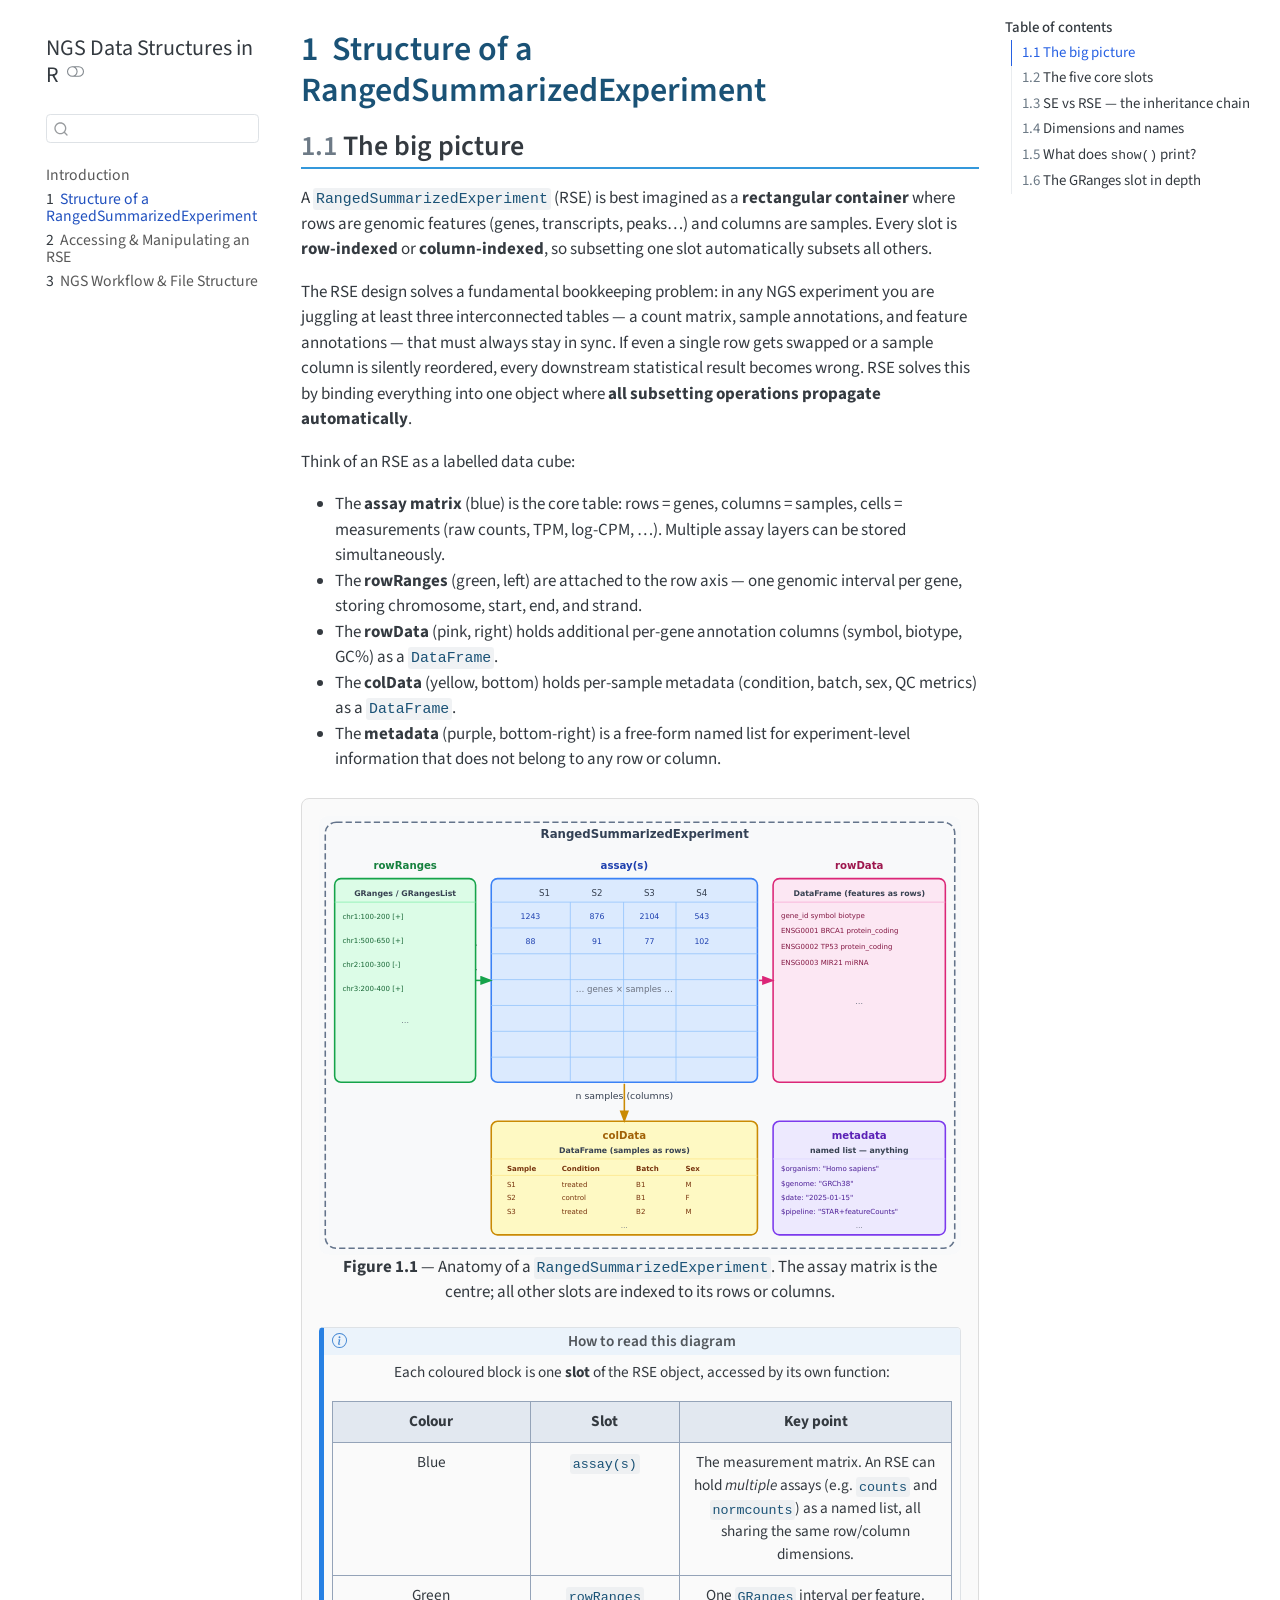
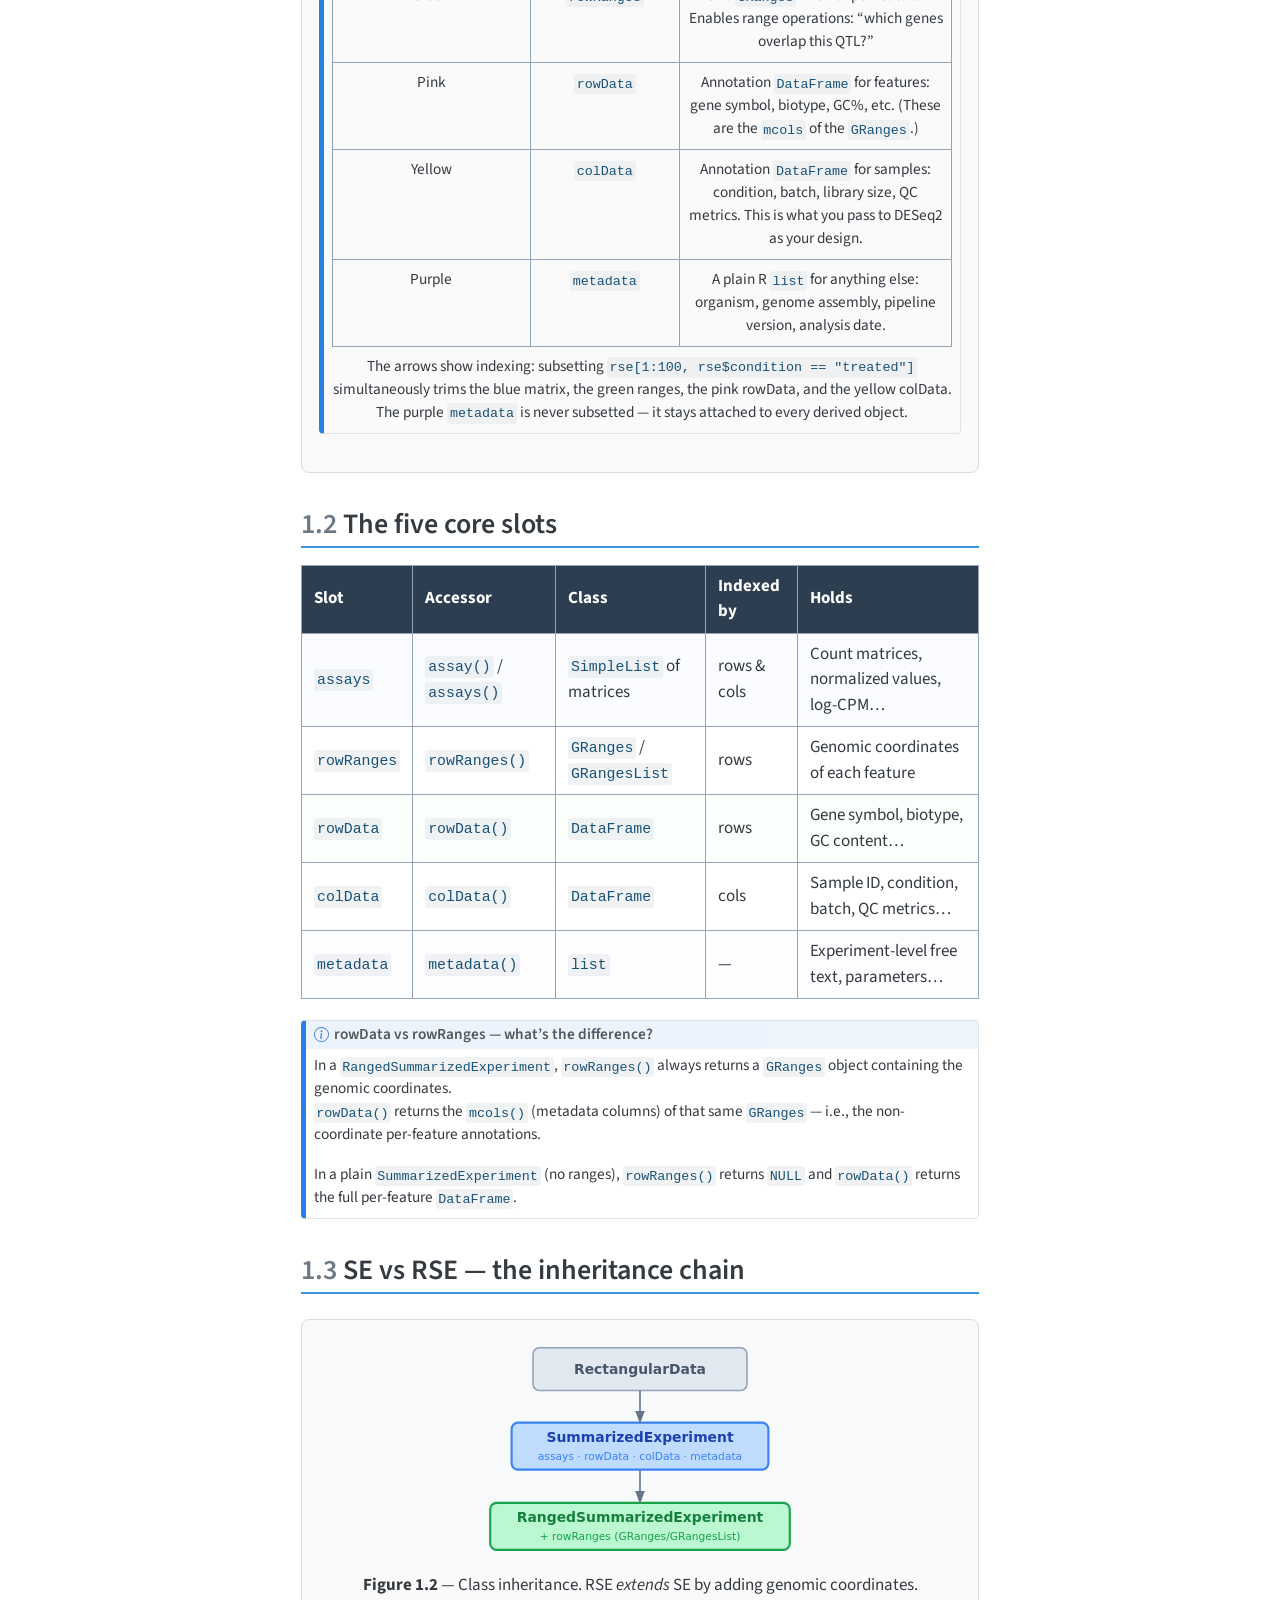
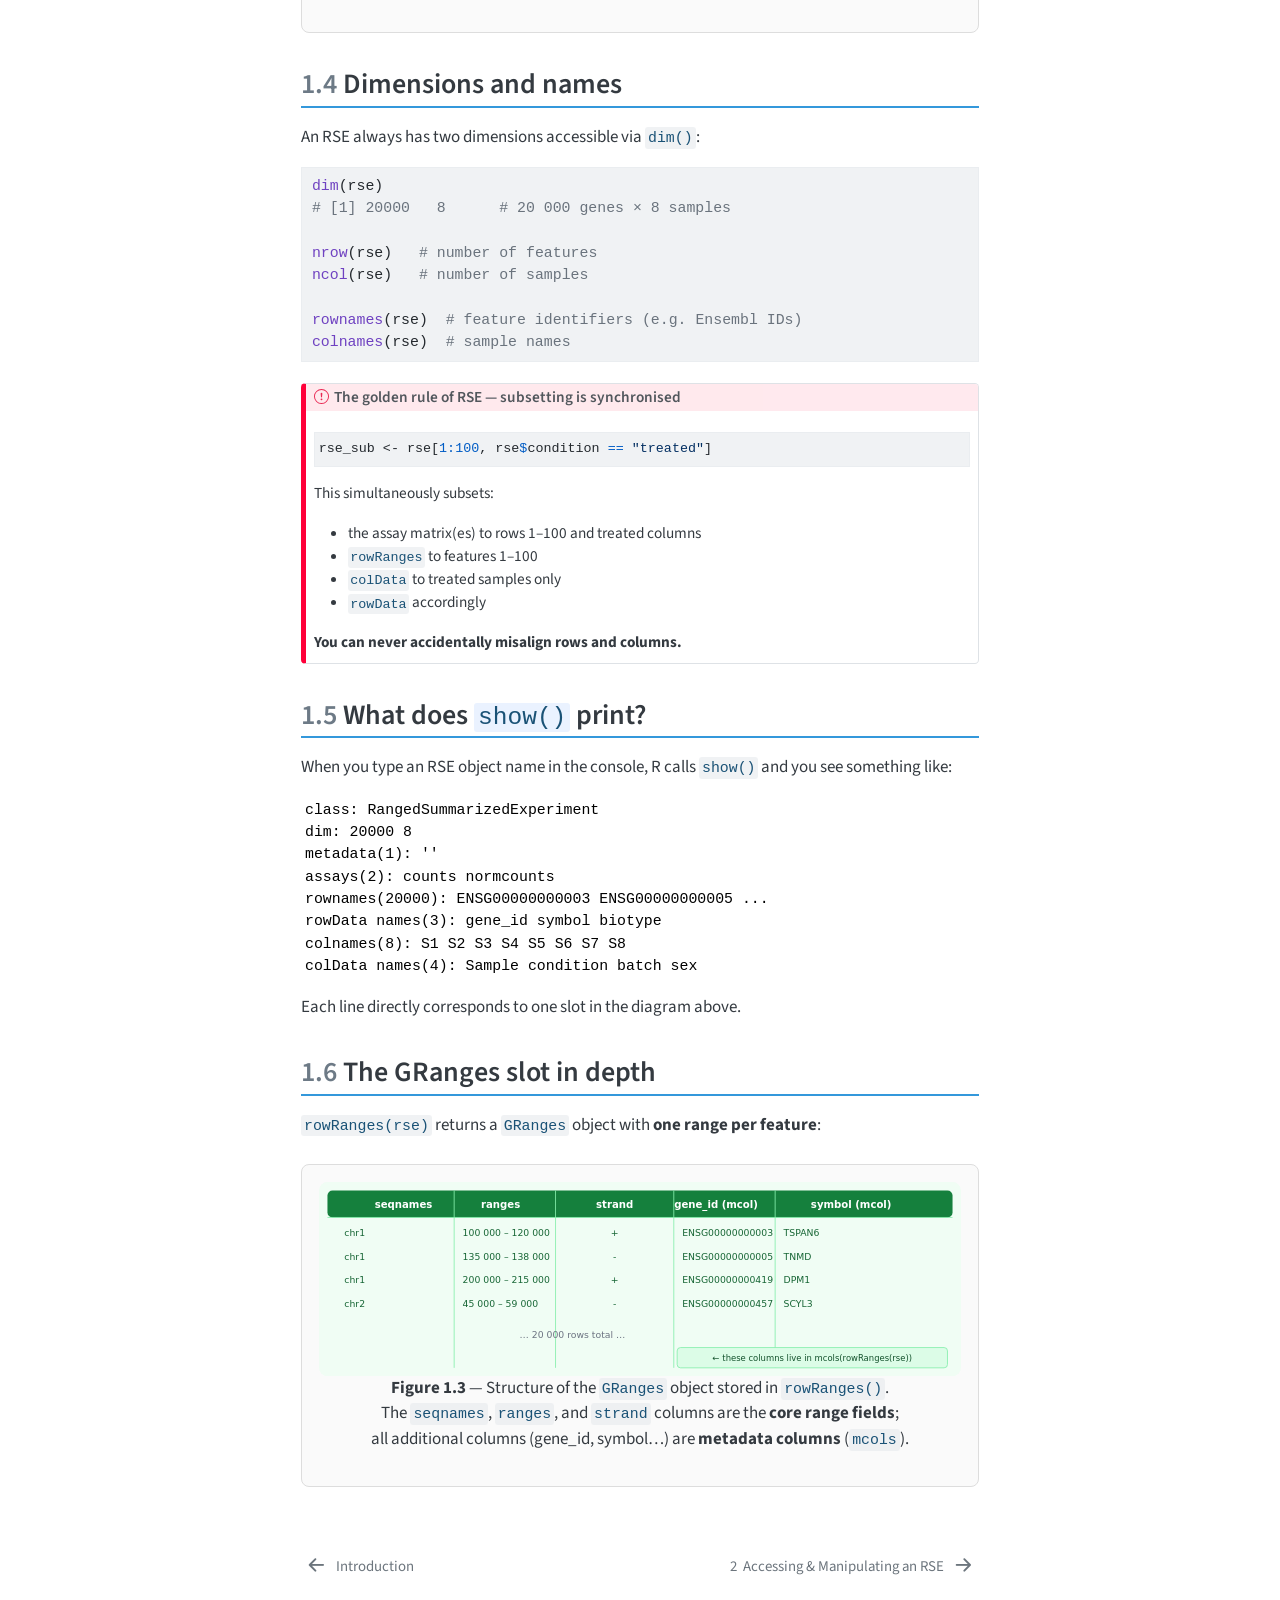
<file: docs/structure.html>
<!DOCTYPE html>
<html xmlns="http://www.w3.org/1999/xhtml" lang="en" xml:lang="en"><head>

<meta charset="utf-8">
<meta name="generator" content="quarto-1.9.32">

<meta name="viewport" content="width=device-width, initial-scale=1.0, user-scalable=yes">


<title>1&nbsp; Structure of a RangedSummarizedExperiment – NGS Data Structures in R</title>
<style>
/* Default styles provided by pandoc.
** See https://pandoc.org/MANUAL.html#variables-for-html for config info.
*/
code{white-space: pre-wrap;}
span.smallcaps{font-variant: small-caps;}
div.columns{display: flex; gap: min(4vw, 1.5em);}
div.column{flex: auto; overflow-x: auto;}
div.hanging-indent{margin-left: 1.5em; text-indent: -1.5em;}
ul.task-list{list-style: none;}
ul.task-list li input[type="checkbox"] {
  width: 0.8em;
  margin: 0 0.8em 0.2em -1em; /* quarto-specific, see https://github.com/quarto-dev/quarto-cli/issues/4556 */ 
  vertical-align: middle;
}
/* CSS for syntax highlighting */
html { -webkit-text-size-adjust: 100%; }
pre > code.sourceCode { white-space: pre; position: relative; }
pre > code.sourceCode > span { display: inline-block; line-height: 1.25; }
pre > code.sourceCode > span:empty { height: 1.2em; }
.sourceCode { overflow: visible; }
code.sourceCode > span { color: inherit; text-decoration: inherit; }
div.sourceCode { margin: 1em 0; }
pre.sourceCode { margin: 0; }
@media screen {
div.sourceCode { overflow: auto; }
}
@media print {
pre > code.sourceCode { white-space: pre-wrap; }
pre > code.sourceCode > span { text-indent: -5em; padding-left: 5em; }
}
pre.numberSource code
  { counter-reset: source-line 0; }
pre.numberSource code > span
  { position: relative; left: -4em; counter-increment: source-line; }
pre.numberSource code > span > a:first-child::before
  { content: counter(source-line);
    position: relative; left: -1em; text-align: right; vertical-align: baseline;
    border: none; display: inline-block;
    -webkit-touch-callout: none; -webkit-user-select: none;
    -khtml-user-select: none; -moz-user-select: none;
    -ms-user-select: none; user-select: none;
    padding: 0 4px; width: 4em;
  }
pre.numberSource { margin-left: 3em;  padding-left: 4px; }
div.sourceCode
  {   }
@media screen {
pre > code.sourceCode > span > a:first-child::before { text-decoration: underline; }
}
</style>


<script src="site_libs/quarto-nav/quarto-nav.js"></script>
<script src="site_libs/quarto-nav/headroom.min.js"></script>
<script src="site_libs/clipboard/clipboard.min.js"></script>
<script src="site_libs/quarto-search/autocomplete.umd.js"></script>
<script src="site_libs/quarto-search/fuse.min.js"></script>
<script src="site_libs/quarto-search/quarto-search.js"></script>
<meta name="quarto:offset" content="./">
<link href="./access.html" rel="next">
<link href="./index.html" rel="prev">
<script src="site_libs/quarto-html/quarto.js" type="module"></script>
<script src="site_libs/quarto-html/tabsets/tabsets.js" type="module"></script>
<script src="site_libs/quarto-html/popper.min.js"></script>
<script src="site_libs/quarto-html/tippy.umd.min.js"></script>
<script src="site_libs/quarto-html/anchor.min.js"></script>
<link href="site_libs/quarto-html/tippy.css" rel="stylesheet">
<link href="site_libs/quarto-html/quarto-syntax-highlighting-78d360bbbb051b54ba6524039cd92434.css" rel="stylesheet" class="quarto-color-scheme" id="quarto-text-highlighting-styles">
<link href="site_libs/quarto-html/quarto-syntax-highlighting-dark-ac77edcadb1a687b57028bebcfcb9da9.css" rel="stylesheet" class="quarto-color-scheme quarto-color-alternate" id="quarto-text-highlighting-styles">
<link href="site_libs/quarto-html/quarto-syntax-highlighting-78d360bbbb051b54ba6524039cd92434.css" rel="stylesheet" class="quarto-color-scheme-extra" id="quarto-text-highlighting-styles">
<script src="site_libs/bootstrap/bootstrap.min.js"></script>
<link href="site_libs/bootstrap/bootstrap-icons.css" rel="stylesheet">
<link href="site_libs/bootstrap/bootstrap-abfa4615eba2ed0d4bb7fb949ed9c296.min.css" rel="stylesheet" append-hash="true" class="quarto-color-scheme" id="quarto-bootstrap" data-mode="light">
<link href="site_libs/bootstrap/bootstrap-dark-ded87e99f929cbe3c176321ddefb79bd.min.css" rel="stylesheet" append-hash="true" class="quarto-color-scheme quarto-color-alternate" id="quarto-bootstrap" data-mode="dark">
<link href="site_libs/bootstrap/bootstrap-abfa4615eba2ed0d4bb7fb949ed9c296.min.css" rel="stylesheet" append-hash="true" class="quarto-color-scheme-extra" id="quarto-bootstrap" data-mode="light">
<script id="quarto-search-options" type="application/json">{
  "location": "sidebar",
  "copy-button": false,
  "collapse-after": 3,
  "panel-placement": "start",
  "type": "textbox",
  "limit": 50,
  "keyboard-shortcut": [
    "f",
    "/",
    "s"
  ],
  "show-item-context": false,
  "language": {
    "search-no-results-text": "No results",
    "search-matching-documents-text": "matching documents",
    "search-copy-link-title": "Copy link to search",
    "search-hide-matches-text": "Hide additional matches",
    "search-more-match-text": "more match in this document",
    "search-more-matches-text": "more matches in this document",
    "search-clear-button-title": "Clear",
    "search-text-placeholder": "",
    "search-detached-cancel-button-title": "Cancel",
    "search-submit-button-title": "Submit",
    "search-label": "Search"
  }
}</script>
<style>html{ scroll-behavior: smooth; }</style>


<link rel="stylesheet" href="custom.css">
</head>

<body class="nav-sidebar floating quarto-light"><script id="quarto-html-before-body" type="application/javascript">
    const toggleBodyColorMode = (bsSheetEl) => {
      const mode = bsSheetEl.getAttribute("data-mode");
      const bodyEl = window.document.querySelector("body");
      if (mode === "dark") {
        bodyEl.classList.add("quarto-dark");
        bodyEl.classList.remove("quarto-light");
      } else {
        bodyEl.classList.add("quarto-light");
        bodyEl.classList.remove("quarto-dark");
      }
    }
    const toggleBodyColorPrimary = () => {
      const bsSheetEl = window.document.querySelector("link#quarto-bootstrap:not([rel=disabled-stylesheet])");
      if (bsSheetEl) {
        toggleBodyColorMode(bsSheetEl);
      }
    }
    const setColorSchemeToggle = (alternate) => {
      const toggles = window.document.querySelectorAll('.quarto-color-scheme-toggle');
      for (let i=0; i < toggles.length; i++) {
        const toggle = toggles[i];
        if (toggle) {
          if (alternate) {
            toggle.classList.add("alternate");
          } else {
            toggle.classList.remove("alternate");
          }
        }
      }
    };
    const toggleColorMode = (alternate) => {
      // Switch the stylesheets
      const primaryStylesheets = window.document.querySelectorAll('link.quarto-color-scheme:not(.quarto-color-alternate)');
      const alternateStylesheets = window.document.querySelectorAll('link.quarto-color-scheme.quarto-color-alternate');
      manageTransitions('#quarto-margin-sidebar .nav-link', false);
      if (alternate) {
        // note: dark is layered on light, we don't disable primary!
        enableStylesheet(alternateStylesheets);
        for (const sheetNode of alternateStylesheets) {
          if (sheetNode.id === "quarto-bootstrap") {
            toggleBodyColorMode(sheetNode);
          }
        }
      } else {
        disableStylesheet(alternateStylesheets);
        enableStylesheet(primaryStylesheets)
        toggleBodyColorPrimary();
      }
      manageTransitions('#quarto-margin-sidebar .nav-link', true);
      // Switch the toggles
      setColorSchemeToggle(alternate)
      // Hack to workaround the fact that safari doesn't
      // properly recolor the scrollbar when toggling (#1455)
      if (navigator.userAgent.indexOf('Safari') > 0 && navigator.userAgent.indexOf('Chrome') == -1) {
        manageTransitions("body", false);
        window.scrollTo(0, 1);
        setTimeout(() => {
          window.scrollTo(0, 0);
          manageTransitions("body", true);
        }, 40);
      }
    }
    const disableStylesheet = (stylesheets) => {
      for (let i=0; i < stylesheets.length; i++) {
        const stylesheet = stylesheets[i];
        stylesheet.rel = 'disabled-stylesheet';
      }
    }
    const enableStylesheet = (stylesheets) => {
      for (let i=0; i < stylesheets.length; i++) {
        const stylesheet = stylesheets[i];
        if(stylesheet.rel !== 'stylesheet') { // for Chrome, which will still FOUC without this check
          stylesheet.rel = 'stylesheet';
        }
      }
    }
    const manageTransitions = (selector, allowTransitions) => {
      const els = window.document.querySelectorAll(selector);
      for (let i=0; i < els.length; i++) {
        const el = els[i];
        if (allowTransitions) {
          el.classList.remove('notransition');
        } else {
          el.classList.add('notransition');
        }
      }
    }
    const isFileUrl = () => {
      return window.location.protocol === 'file:';
    }
    const hasAlternateSentinel = () => {
      let styleSentinel = getColorSchemeSentinel();
      if (styleSentinel !== null) {
        return styleSentinel === "alternate";
      } else {
        return false;
      }
    }
    const setStyleSentinel = (alternate) => {
      const value = alternate ? "alternate" : "default";
      if (!isFileUrl()) {
        window.localStorage.setItem("quarto-color-scheme", value);
      } else {
        localAlternateSentinel = value;
      }
    }
    const getColorSchemeSentinel = () => {
      if (!isFileUrl()) {
        const storageValue = window.localStorage.getItem("quarto-color-scheme");
        return storageValue != null ? storageValue : localAlternateSentinel;
      } else {
        return localAlternateSentinel;
      }
    }
    const toggleGiscusIfUsed = (isAlternate, darkModeDefault) => {
      const baseTheme = document.querySelector('#giscus-base-theme')?.value ?? 'light';
      const alternateTheme = document.querySelector('#giscus-alt-theme')?.value ?? 'dark';
      let newTheme = '';
      if(authorPrefersDark) {
        newTheme = isAlternate ? baseTheme : alternateTheme;
      } else {
        newTheme = isAlternate ? alternateTheme : baseTheme;
      }
      const changeGiscusTheme = () => {
        // From: https://github.com/giscus/giscus/issues/336
        const sendMessage = (message) => {
          const iframe = document.querySelector('iframe.giscus-frame');
          if (!iframe) return;
          iframe.contentWindow.postMessage({ giscus: message }, 'https://giscus.app');
        }
        sendMessage({
          setConfig: {
            theme: newTheme
          }
        });
      }
      const isGiscussLoaded = window.document.querySelector('iframe.giscus-frame') !== null;
      if (isGiscussLoaded) {
        changeGiscusTheme();
      }
    };
    const authorPrefersDark = false;
    const darkModeDefault = authorPrefersDark;
      document.querySelector('link#quarto-text-highlighting-styles.quarto-color-scheme-extra').rel = 'disabled-stylesheet';
      document.querySelector('link#quarto-bootstrap.quarto-color-scheme-extra').rel = 'disabled-stylesheet';
    let localAlternateSentinel = darkModeDefault ? 'alternate' : 'default';
    // Dark / light mode switch
    window.quartoToggleColorScheme = () => {
      // Read the current dark / light value
      let toAlternate = !hasAlternateSentinel();
      toggleColorMode(toAlternate);
      setStyleSentinel(toAlternate);
      toggleGiscusIfUsed(toAlternate, darkModeDefault);
      window.dispatchEvent(new Event('resize'));
    };
    // Switch to dark mode if need be
    if (hasAlternateSentinel()) {
      toggleColorMode(true);
    } else {
      toggleColorMode(false);
    }
  </script>

<div id="quarto-search-results"></div>
  <header id="quarto-header" class="headroom fixed-top">
  <nav class="quarto-secondary-nav">
    <div class="container-fluid d-flex">
      <button type="button" class="quarto-btn-toggle btn" data-bs-toggle="collapse" role="button" data-bs-target=".quarto-sidebar-collapse-item" aria-controls="quarto-sidebar" aria-expanded="false" aria-label="Toggle sidebar navigation" onclick="if (window.quartoToggleHeadroom) { window.quartoToggleHeadroom(); }">
        <i class="bi bi-layout-text-sidebar-reverse"></i>
      </button>
        <nav class="quarto-page-breadcrumbs" aria-label="breadcrumb"><ol class="breadcrumb"><li class="breadcrumb-item"><a href="./structure.html"><span class="chapter-number">1</span>&nbsp; <span class="chapter-title">Structure of a RangedSummarizedExperiment</span></a></li></ol></nav>
        <a class="flex-grow-1" role="navigation" data-bs-toggle="collapse" data-bs-target=".quarto-sidebar-collapse-item" aria-controls="quarto-sidebar" aria-expanded="false" aria-label="Toggle sidebar navigation" onclick="if (window.quartoToggleHeadroom) { window.quartoToggleHeadroom(); }">      
        </a>
      <button type="button" class="btn quarto-search-button" aria-label="Search" onclick="window.quartoOpenSearch();">
        <i class="bi bi-search"></i>
      </button>
    </div>
  </nav>
</header>
<!-- content -->
<div id="quarto-content" class="quarto-container page-columns page-rows-contents page-layout-article">
<!-- sidebar -->
  <nav id="quarto-sidebar" class="sidebar collapse collapse-horizontal quarto-sidebar-collapse-item sidebar-navigation floating overflow-auto">
    <div class="pt-lg-2 mt-2 text-left sidebar-header">
    <div class="sidebar-title mb-0 py-0">
      <a href="./">NGS Data Structures in R</a> 
        <div class="sidebar-tools-main">
  <a href="" class="quarto-color-scheme-toggle quarto-navigation-tool  px-1" onclick="window.quartoToggleColorScheme(); return false;" title="Toggle dark mode"><i class="bi"></i></a>
</div>
    </div>
      </div>
        <div class="mt-2 flex-shrink-0 align-items-center">
        <div class="sidebar-search">
        <div id="quarto-search" class="" title="Search"></div>
        </div>
        </div>
    <div class="sidebar-menu-container"> 
    <ul class="list-unstyled mt-1">
        <li class="sidebar-item">
  <div class="sidebar-item-container"> 
  <a href="./index.html" class="sidebar-item-text sidebar-link">
 <span class="menu-text">Introduction</span></a>
  </div>
</li>
        <li class="sidebar-item">
  <div class="sidebar-item-container"> 
  <a href="./structure.html" class="sidebar-item-text sidebar-link active">
 <span class="menu-text"><span class="chapter-number">1</span>&nbsp; <span class="chapter-title">Structure of a RangedSummarizedExperiment</span></span></a>
  </div>
</li>
        <li class="sidebar-item">
  <div class="sidebar-item-container"> 
  <a href="./access.html" class="sidebar-item-text sidebar-link">
 <span class="menu-text"><span class="chapter-number">2</span>&nbsp; <span class="chapter-title">Accessing &amp; Manipulating an RSE</span></span></a>
  </div>
</li>
        <li class="sidebar-item">
  <div class="sidebar-item-container"> 
  <a href="./workflow.html" class="sidebar-item-text sidebar-link">
 <span class="menu-text"><span class="chapter-number">3</span>&nbsp; <span class="chapter-title">NGS Workflow &amp; File Structure</span></span></a>
  </div>
</li>
    </ul>
    </div>
</nav>
<div id="quarto-sidebar-glass" class="quarto-sidebar-collapse-item" data-bs-toggle="collapse" data-bs-target=".quarto-sidebar-collapse-item"></div>
<!-- margin-sidebar -->
    <div id="quarto-margin-sidebar" class="sidebar margin-sidebar">
        <nav id="TOC" role="doc-toc" class="toc-active">
    <h2 id="toc-title">Table of contents</h2>
   
  <ul>
  <li><a href="#the-big-picture" id="toc-the-big-picture" class="nav-link active" data-scroll-target="#the-big-picture"><span class="header-section-number">1.1</span> The big picture</a></li>
  <li><a href="#the-five-core-slots" id="toc-the-five-core-slots" class="nav-link" data-scroll-target="#the-five-core-slots"><span class="header-section-number">1.2</span> The five core slots</a></li>
  <li><a href="#se-vs-rse-the-inheritance-chain" id="toc-se-vs-rse-the-inheritance-chain" class="nav-link" data-scroll-target="#se-vs-rse-the-inheritance-chain"><span class="header-section-number">1.3</span> SE vs RSE — the inheritance chain</a></li>
  <li><a href="#dimensions-and-names" id="toc-dimensions-and-names" class="nav-link" data-scroll-target="#dimensions-and-names"><span class="header-section-number">1.4</span> Dimensions and names</a></li>
  <li><a href="#what-does-show-print" id="toc-what-does-show-print" class="nav-link" data-scroll-target="#what-does-show-print"><span class="header-section-number">1.5</span> What does <code>show()</code> print?</a></li>
  <li><a href="#the-granges-slot-in-depth" id="toc-the-granges-slot-in-depth" class="nav-link" data-scroll-target="#the-granges-slot-in-depth"><span class="header-section-number">1.6</span> The GRanges slot in depth</a></li>
  </ul>
</nav>
    </div>
<!-- main -->
<main class="content" id="quarto-document-content">


<header id="title-block-header" class="quarto-title-block default">
<div class="quarto-title">
<h1 class="title"><span class="chapter-number">1</span>&nbsp; <span class="chapter-title">Structure of a RangedSummarizedExperiment</span></h1>
</div>



<div class="quarto-title-meta">

    
  
    
  </div>
  


</header>


<section id="the-big-picture" class="level2" data-number="1.1">
<h2 data-number="1.1" class="anchored" data-anchor-id="the-big-picture"><span class="header-section-number">1.1</span> The big picture</h2>
<p>A <code>RangedSummarizedExperiment</code> (RSE) is best imagined as a <strong>rectangular container</strong> where rows are genomic features (genes, transcripts, peaks…) and columns are samples. Every slot is <strong>row-indexed</strong> or <strong>column-indexed</strong>, so subsetting one slot automatically subsets all others.</p>
<p>The RSE design solves a fundamental bookkeeping problem: in any NGS experiment you are juggling at least three interconnected tables — a count matrix, sample annotations, and feature annotations — that must always stay in sync. If even a single row gets swapped or a sample column is silently reordered, every downstream statistical result becomes wrong. RSE solves this by binding everything into one object where <strong>all subsetting operations propagate automatically</strong>.</p>
<p>Think of an RSE as a labelled data cube:</p>
<ul>
<li>The <strong>assay matrix</strong> (blue) is the core table: rows = genes, columns = samples, cells = measurements (raw counts, TPM, log-CPM, …). Multiple assay layers can be stored simultaneously.</li>
<li>The <strong>rowRanges</strong> (green, left) are attached to the row axis — one genomic interval per gene, storing chromosome, start, end, and strand.</li>
<li>The <strong>rowData</strong> (pink, right) holds additional per-gene annotation columns (symbol, biotype, GC%) as a <code>DataFrame</code>.</li>
<li>The <strong>colData</strong> (yellow, bottom) holds per-sample metadata (condition, batch, sex, QC metrics) as a <code>DataFrame</code>.</li>
<li>The <strong>metadata</strong> (purple, bottom-right) is a free-form named list for experiment-level information that does not belong to any row or column.</li>
</ul>
<div class="diagram-container">
<svg viewbox="0 0 820 560" xmlns="http://www.w3.org/2000/svg" style="max-width:100%;font-family:system-ui,sans-serif;">

  <!-- ── background ── -->
  <rect width="820" height="560" rx="12" fill="#f8f9fa"></rect>

  <!-- ── ASSAY MATRIX (centre) ── -->
  <rect x="220" y="80" width="340" height="260" rx="8" fill="#dbeafe" stroke="#3b82f6" stroke-width="2"></rect>
  <text x="390" y="68" text-anchor="middle" font-size="13" font-weight="bold" fill="#1e40af">assay(s)</text>
  <!-- column headers -->
  <text x="288" y="102" text-anchor="middle" font-size="11" fill="#374151">S1</text>
  <text x="355" y="102" text-anchor="middle" font-size="11" fill="#374151">S2</text>
  <text x="422" y="102" text-anchor="middle" font-size="11" fill="#374151">S3</text>
  <text x="489" y="102" text-anchor="middle" font-size="11" fill="#374151">S4</text>
  <!-- grid lines -->
  <line x1="220" y1="110" x2="560" y2="110" stroke="#93c5fd" stroke-width="1"></line>
  <line x1="220" y1="143" x2="560" y2="143" stroke="#93c5fd" stroke-width="1"></line>
  <line x1="220" y1="176" x2="560" y2="176" stroke="#93c5fd" stroke-width="1"></line>
  <line x1="220" y1="209" x2="560" y2="209" stroke="#93c5fd" stroke-width="1"></line>
  <line x1="220" y1="242" x2="560" y2="242" stroke="#93c5fd" stroke-width="1"></line>
  <line x1="220" y1="275" x2="560" y2="275" stroke="#93c5fd" stroke-width="1"></line>
  <line x1="220" y1="308" x2="560" y2="308" stroke="#93c5fd" stroke-width="1"></line>
  <line x1="321" y1="110" x2="321" y2="340" stroke="#93c5fd" stroke-width="1"></line>
  <line x1="389" y1="110" x2="389" y2="340" stroke="#93c5fd" stroke-width="1"></line>
  <line x1="456" y1="110" x2="456" y2="340" stroke="#93c5fd" stroke-width="1"></line>
  <!-- sample values -->
  <text x="270" y="131" text-anchor="middle" font-size="10" fill="#1e40af">1243</text>
  <text x="355" y="131" text-anchor="middle" font-size="10" fill="#1e40af">876</text>
  <text x="422" y="131" text-anchor="middle" font-size="10" fill="#1e40af">2104</text>
  <text x="489" y="131" text-anchor="middle" font-size="10" fill="#1e40af">543</text>
  <text x="270" y="164" text-anchor="middle" font-size="10" fill="#1e40af">88</text>
  <text x="355" y="164" text-anchor="middle" font-size="10" fill="#1e40af">91</text>
  <text x="422" y="164" text-anchor="middle" font-size="10" fill="#1e40af">77</text>
  <text x="489" y="164" text-anchor="middle" font-size="10" fill="#1e40af">102</text>
  <text x="390" y="225" font-size="11" fill="#6b7280" text-anchor="middle">… genes × samples …</text>
  <!-- axis labels -->
  <text x="390" y="362" text-anchor="middle" font-size="12" fill="#374151">n samples (columns)</text>
  <text x="200" y="215" text-anchor="middle" font-size="12" fill="#374151" transform="rotate(-90,200,215)">m features (rows)</text>

  <!-- ── rowRanges (left) ── -->
  <rect x="20" y="80" width="180" height="260" rx="8" fill="#dcfce7" stroke="#16a34a" stroke-width="2"></rect>
  <text x="110" y="68" text-anchor="middle" font-size="13" font-weight="bold" fill="#15803d">rowRanges</text>
  <text x="110" y="102" text-anchor="middle" font-size="10" font-weight="bold" fill="#374151">GRanges / GRangesList</text>
  <line x1="20" y1="110" x2="200" y2="110" stroke="#86efac" stroke-width="1"></line>
  <!-- rows -->
  <text x="30" y="131" font-size="9" fill="#166534">chr1:100-200 [+]</text>
  <text x="30" y="162" font-size="9" fill="#166534">chr1:500-650 [+]</text>
  <text x="30" y="193" font-size="9" fill="#166534">chr2:100-300 [-]</text>
  <text x="30" y="224" font-size="9" fill="#166534">chr3:200-400 [+]</text>
  <text x="110" y="265" text-anchor="middle" font-size="10" fill="#6b7280">…</text>
  <!-- connecting arrow -->
  <line x1="200" y1="210" x2="218" y2="210" stroke="#16a34a" stroke-width="2" marker-end="url(#arr-green)"></line>

  <!-- ── colData (bottom, below assay) ── -->
  <rect x="220" y="390" width="340" height="145" rx="8" fill="#fef9c3" stroke="#ca8a04" stroke-width="2"></rect>
  <text x="390" y="412" text-anchor="middle" font-size="13" font-weight="bold" fill="#a16207">colData</text>
  <text x="390" y="430" text-anchor="middle" font-size="10" font-weight="bold" fill="#374151">DataFrame  (samples as rows)</text>
  <line x1="220" y1="438" x2="560" y2="438" stroke="#fde68a" stroke-width="1"></line>
  <text x="240" y="453" font-size="9" font-weight="bold" fill="#78350f">Sample</text>
  <text x="310" y="453" font-size="9" font-weight="bold" fill="#78350f">Condition</text>
  <text x="405" y="453" font-size="9" font-weight="bold" fill="#78350f">Batch</text>
  <text x="468" y="453" font-size="9" font-weight="bold" fill="#78350f">Sex</text>
  <line x1="220" y1="459" x2="560" y2="459" stroke="#fde68a" stroke-width="1"></line>
  <text x="240" y="474" font-size="9" fill="#78350f">S1</text>
  <text x="310" y="474" font-size="9" fill="#78350f">treated</text>
  <text x="405" y="474" font-size="9" fill="#78350f">B1</text>
  <text x="468" y="474" font-size="9" fill="#78350f">M</text>
  <text x="240" y="491" font-size="9" fill="#78350f">S2</text>
  <text x="310" y="491" font-size="9" fill="#78350f">control</text>
  <text x="405" y="491" font-size="9" fill="#78350f">B1</text>
  <text x="468" y="491" font-size="9" fill="#78350f">F</text>
  <text x="240" y="508" font-size="9" fill="#78350f">S3</text>
  <text x="310" y="508" font-size="9" fill="#78350f">treated</text>
  <text x="405" y="508" font-size="9" fill="#78350f">B2</text>
  <text x="468" y="508" font-size="9" fill="#78350f">M</text>
  <text x="390" y="526" text-anchor="middle" font-size="9" fill="#6b7280">…</text>
  <!-- connecting arrow (assay bottom → colData top) -->
  <line x1="390" y1="342" x2="390" y2="388" stroke="#ca8a04" stroke-width="2" marker-end="url(#arr-yellow)"></line>

  <!-- ── rowData (right) ── -->
  <rect x="580" y="80" width="220" height="260" rx="8" fill="#fce7f3" stroke="#db2777" stroke-width="2"></rect>
  <text x="690" y="68" text-anchor="middle" font-size="13" font-weight="bold" fill="#9d174d">rowData</text>
  <text x="690" y="102" text-anchor="middle" font-size="10" font-weight="bold" fill="#374151">DataFrame (features as rows)</text>
  <line x1="580" y1="110" x2="800" y2="110" stroke="#f9a8d4" stroke-width="1"></line>
  <text x="590" y="130" font-size="9" fill="#831843">gene_id   symbol  biotype</text>
  <text x="590" y="150" font-size="9" fill="#831843">ENSG0001  BRCA1   protein_coding</text>
  <text x="590" y="170" font-size="9" fill="#831843">ENSG0002  TP53    protein_coding</text>
  <text x="590" y="190" font-size="9" fill="#831843">ENSG0003  MIR21   miRNA</text>
  <text x="690" y="240" text-anchor="middle" font-size="10" fill="#6b7280">…</text>
  <!-- connecting arrow -->
  <line x1="562" y1="210" x2="578" y2="210" stroke="#db2777" stroke-width="2" marker-end="url(#arr-pink)"></line>

  <!-- ── metadata (bottom right) ── -->
  <rect x="580" y="390" width="220" height="145" rx="8" fill="#ede9fe" stroke="#7c3aed" stroke-width="2"></rect>
  <text x="690" y="412" text-anchor="middle" font-size="13" font-weight="bold" fill="#5b21b6">metadata</text>
  <text x="690" y="430" text-anchor="middle" font-size="10" font-weight="bold" fill="#374151">named list — anything</text>
  <line x1="580" y1="438" x2="800" y2="438" stroke="#ddd6fe" stroke-width="1"></line>
  <text x="590" y="454" font-size="9" fill="#4c1d95">$organism: "Homo sapiens"</text>
  <text x="590" y="472" font-size="9" fill="#4c1d95">$genome:   "GRCh38"</text>
  <text x="590" y="490" font-size="9" fill="#4c1d95">$date:     "2025-01-15"</text>
  <text x="590" y="508" font-size="9" fill="#4c1d95">$pipeline: "STAR+featureCounts"</text>
  <text x="690" y="526" text-anchor="middle" font-size="9" fill="#6b7280">…</text>

  <!-- ── outer RSE border ── -->
  <rect x="8" y="8" width="804" height="544" rx="14" fill="none" stroke="#64748b" stroke-width="2" stroke-dasharray="8 4"></rect>
  <text x="416" y="28" text-anchor="middle" font-size="15" font-weight="bold" fill="#334155">RangedSummarizedExperiment</text>

  <!-- ── arrow markers ── -->
  <defs>
    <marker id="arr-green" markerwidth="8" markerheight="8" refx="6" refy="3" orient="auto">
      <path d="M0,0 L0,6 L8,3 z" fill="#16a34a"></path>
    </marker>
    <marker id="arr-yellow" markerwidth="8" markerheight="8" refx="6" refy="3" orient="auto">
      <path d="M0,0 L0,6 L8,3 z" fill="#ca8a04"></path>
    </marker>
    <marker id="arr-pink" markerwidth="8" markerheight="8" refx="6" refy="3" orient="auto">
      <path d="M0,0 L0,6 L8,3 z" fill="#db2777"></path>
    </marker>
  </defs>
</svg>
<p><strong>Figure 1.1</strong> — Anatomy of a <code>RangedSummarizedExperiment</code>. The assay matrix is the centre; all other slots are indexed to its rows or columns.</p>
<div class="callout callout-style-default callout-note callout-titled">
<div class="callout-header d-flex align-content-center">
<div class="callout-icon-container">
<i class="callout-icon"></i>
</div>
<div class="callout-title-container flex-fill">
<span class="screen-reader-only">Note</span>How to read this diagram
</div>
</div>
<div class="callout-body-container callout-body">
<p>Each coloured block is one <strong>slot</strong> of the RSE object, accessed by its own function:</p>
<table class="caption-top table">
<colgroup>
<col style="width: 32%">
<col style="width: 24%">
<col style="width: 44%">
</colgroup>
<thead>
<tr class="header">
<th>Colour</th>
<th>Slot</th>
<th>Key point</th>
</tr>
</thead>
<tbody>
<tr class="odd">
<td>Blue</td>
<td><code>assay(s)</code></td>
<td>The measurement matrix. An RSE can hold <em>multiple</em> assays (e.g.&nbsp;<code>counts</code> and <code>normcounts</code>) as a named list, all sharing the same row/column dimensions.</td>
</tr>
<tr class="even">
<td>Green</td>
<td><code>rowRanges</code></td>
<td>One <code>GRanges</code> interval per feature. Enables range operations: “which genes overlap this QTL?”</td>
</tr>
<tr class="odd">
<td>Pink</td>
<td><code>rowData</code></td>
<td>Annotation <code>DataFrame</code> for features: gene symbol, biotype, GC%, etc. (These are the <code>mcols</code> of the <code>GRanges</code>.)</td>
</tr>
<tr class="even">
<td>Yellow</td>
<td><code>colData</code></td>
<td>Annotation <code>DataFrame</code> for samples: condition, batch, library size, QC metrics. This is what you pass to DESeq2 as your design.</td>
</tr>
<tr class="odd">
<td>Purple</td>
<td><code>metadata</code></td>
<td>A plain R <code>list</code> for anything else: organism, genome assembly, pipeline version, analysis date.</td>
</tr>
</tbody>
</table>
<p>The arrows show indexing: subsetting <code>rse[1:100, rse$condition == "treated"]</code> simultaneously trims the blue matrix, the green ranges, the pink rowData, and the yellow colData. The purple <code>metadata</code> is never subsetted — it stays attached to every derived object.</p>
</div>
</div>
</div>
</section>
<section id="the-five-core-slots" class="level2" data-number="1.2">
<h2 data-number="1.2" class="anchored" data-anchor-id="the-five-core-slots"><span class="header-section-number">1.2</span> The five core slots</h2>
<table class="slot-table" style="width:100%;border-collapse:collapse;">
<thead>
<tr>
<th style="padding:8px 12px;">
Slot
</th>
<th style="padding:8px 12px;">
Accessor
</th>
<th style="padding:8px 12px;">
Class
</th>
<th style="padding:8px 12px;">
Indexed by
</th>
<th style="padding:8px 12px;">
Holds
</th>
</tr>
</thead>
<tbody>
<tr style="background:#dbeafe22;">
<td style="padding:8px 12px;font-weight:bold;color:#1e40af;">
<code>assays</code>
</td>
<td style="padding:8px 12px;">
<code>assay()</code> / <code>assays()</code>
</td>
<td style="padding:8px 12px;">
<code>SimpleList</code> of matrices
</td>
<td style="padding:8px 12px;">
rows &amp; cols
</td>
<td style="padding:8px 12px;">
Count matrices, normalized values, log-CPM…
</td>
</tr>
<tr>
<td style="padding:8px 12px;font-weight:bold;color:#15803d;">
<code>rowRanges</code>
</td>
<td style="padding:8px 12px;">
<code>rowRanges()</code>
</td>
<td style="padding:8px 12px;">
<code>GRanges</code> / <code>GRangesList</code>
</td>
<td style="padding:8px 12px;">
rows
</td>
<td style="padding:8px 12px;">
Genomic coordinates of each feature
</td>
</tr>
<tr style="background:#dcfce722;">
<td style="padding:8px 12px;font-weight:bold;color:#9d174d;">
<code>rowData</code>
</td>
<td style="padding:8px 12px;">
<code>rowData()</code>
</td>
<td style="padding:8px 12px;">
<code>DataFrame</code>
</td>
<td style="padding:8px 12px;">
rows
</td>
<td style="padding:8px 12px;">
Gene symbol, biotype, GC content…
</td>
</tr>
<tr>
<td style="padding:8px 12px;font-weight:bold;color:#a16207;">
<code>colData</code>
</td>
<td style="padding:8px 12px;">
<code>colData()</code>
</td>
<td style="padding:8px 12px;">
<code>DataFrame</code>
</td>
<td style="padding:8px 12px;">
cols
</td>
<td style="padding:8px 12px;">
Sample ID, condition, batch, QC metrics…
</td>
</tr>
<tr style="background:#ede9fe22;">
<td style="padding:8px 12px;font-weight:bold;color:#5b21b6;">
<code>metadata</code>
</td>
<td style="padding:8px 12px;">
<code>metadata()</code>
</td>
<td style="padding:8px 12px;">
<code>list</code>
</td>
<td style="padding:8px 12px;">
—
</td>
<td style="padding:8px 12px;">
Experiment-level free text, parameters…
</td>
</tr>
</tbody>
</table>
<div class="callout callout-style-default callout-note callout-titled">
<div class="callout-header d-flex align-content-center">
<div class="callout-icon-container">
<i class="callout-icon"></i>
</div>
<div class="callout-title-container flex-fill">
<span class="screen-reader-only">Note</span>rowData vs rowRanges — what’s the difference?
</div>
</div>
<div class="callout-body-container callout-body">
<p>In a <code>RangedSummarizedExperiment</code>, <strong><code>rowRanges()</code></strong> always returns a <code>GRanges</code> object containing the genomic coordinates.<br>
<strong><code>rowData()</code></strong> returns the <code>mcols()</code> (metadata columns) of that same <code>GRanges</code> — i.e., the non-coordinate per-feature annotations.</p>
<p>In a plain <code>SummarizedExperiment</code> (no ranges), <code>rowRanges()</code> returns <code>NULL</code> and <code>rowData()</code> returns the full per-feature <code>DataFrame</code>.</p>
</div>
</div>
</section>
<section id="se-vs-rse-the-inheritance-chain" class="level2" data-number="1.3">
<h2 data-number="1.3" class="anchored" data-anchor-id="se-vs-rse-the-inheritance-chain"><span class="header-section-number">1.3</span> SE vs RSE — the inheritance chain</h2>
<div class="diagram-container">
<svg viewbox="0 0 600 220" xmlns="http://www.w3.org/2000/svg" style="max-width:100%;font-family:system-ui,sans-serif;">
  <rect width="600" height="220" rx="10" fill="#f8f9fa"></rect>

  <!-- RectangularData -->
  <rect x="200" y="10" width="200" height="40" rx="6" fill="#e2e8f0" stroke="#94a3b8" stroke-width="1.5"></rect>
  <text x="300" y="35" text-anchor="middle" font-size="13" font-weight="bold" fill="#475569">RectangularData</text>

  <!-- SummarizedExperiment -->
  <rect x="180" y="80" width="240" height="44" rx="6" fill="#bfdbfe" stroke="#3b82f6" stroke-width="2"></rect>
  <text x="300" y="98" text-anchor="middle" font-size="13" font-weight="bold" fill="#1e40af">SummarizedExperiment</text>
  <text x="300" y="115" text-anchor="middle" font-size="10" fill="#3b82f6">assays · rowData · colData · metadata</text>

  <!-- RangedSummarizedExperiment -->
  <rect x="160" y="155" width="280" height="44" rx="6" fill="#bbf7d0" stroke="#16a34a" stroke-width="2"></rect>
  <text x="300" y="173" text-anchor="middle" font-size="13" font-weight="bold" fill="#15803d">RangedSummarizedExperiment</text>
  <text x="300" y="190" text-anchor="middle" font-size="10" fill="#16a34a">+ rowRanges (GRanges/GRangesList)</text>

  <!-- arrows -->
  <line x1="300" y1="50" x2="300" y2="78" stroke="#64748b" stroke-width="1.5" marker-end="url(#arr-grey)"></line>
  <line x1="300" y1="124" x2="300" y2="153" stroke="#64748b" stroke-width="1.5" marker-end="url(#arr-grey)"></line>

  <defs>
    <marker id="arr-grey" markerwidth="8" markerheight="8" refx="6" refy="3" orient="auto">
      <path d="M0,0 L0,6 L8,3 z" fill="#64748b"></path>
    </marker>
  </defs>
</svg>
<p><strong>Figure 1.2</strong> — Class inheritance. RSE <em>extends</em> SE by adding genomic coordinates.</p>
</div>
</section>
<section id="dimensions-and-names" class="level2" data-number="1.4">
<h2 data-number="1.4" class="anchored" data-anchor-id="dimensions-and-names"><span class="header-section-number">1.4</span> Dimensions and names</h2>
<p>An RSE always has two dimensions accessible via <code>dim()</code>:</p>
<div class="code-copy-outer-scaffold"><div class="sourceCode" id="cb1"><pre class="sourceCode r code-with-copy"><code class="sourceCode r"><span id="cb1-1"><a href="#cb1-1" aria-hidden="true" tabindex="-1"></a><span class="fu">dim</span>(rse)</span>
<span id="cb1-2"><a href="#cb1-2" aria-hidden="true" tabindex="-1"></a><span class="co"># [1] 20000   8      # 20 000 genes × 8 samples</span></span>
<span id="cb1-3"><a href="#cb1-3" aria-hidden="true" tabindex="-1"></a></span>
<span id="cb1-4"><a href="#cb1-4" aria-hidden="true" tabindex="-1"></a><span class="fu">nrow</span>(rse)   <span class="co"># number of features</span></span>
<span id="cb1-5"><a href="#cb1-5" aria-hidden="true" tabindex="-1"></a><span class="fu">ncol</span>(rse)   <span class="co"># number of samples</span></span>
<span id="cb1-6"><a href="#cb1-6" aria-hidden="true" tabindex="-1"></a></span>
<span id="cb1-7"><a href="#cb1-7" aria-hidden="true" tabindex="-1"></a><span class="fu">rownames</span>(rse)  <span class="co"># feature identifiers (e.g. Ensembl IDs)</span></span>
<span id="cb1-8"><a href="#cb1-8" aria-hidden="true" tabindex="-1"></a><span class="fu">colnames</span>(rse)  <span class="co"># sample names</span></span></code></pre></div><button title="Copy to Clipboard" class="code-copy-button"><i class="bi"></i></button></div>
<div class="callout callout-style-default callout-important callout-titled">
<div class="callout-header d-flex align-content-center">
<div class="callout-icon-container">
<i class="callout-icon"></i>
</div>
<div class="callout-title-container flex-fill">
<span class="screen-reader-only">Important</span>The golden rule of RSE — subsetting is synchronised
</div>
</div>
<div class="callout-body-container callout-body">
<div class="code-copy-outer-scaffold"><div class="sourceCode" id="cb2"><pre class="sourceCode r code-with-copy"><code class="sourceCode r"><span id="cb2-1"><a href="#cb2-1" aria-hidden="true" tabindex="-1"></a>rse_sub <span class="ot">&lt;-</span> rse[<span class="dv">1</span><span class="sc">:</span><span class="dv">100</span>, rse<span class="sc">$</span>condition <span class="sc">==</span> <span class="st">"treated"</span>]</span></code></pre></div><button title="Copy to Clipboard" class="code-copy-button"><i class="bi"></i></button></div>
<p>This simultaneously subsets:</p>
<ul>
<li>the assay matrix(es) to rows 1–100 and treated columns</li>
<li><code>rowRanges</code> to features 1–100</li>
<li><code>colData</code> to treated samples only</li>
<li><code>rowData</code> accordingly</li>
</ul>
<p><strong>You can never accidentally misalign rows and columns.</strong></p>
</div>
</div>
</section>
<section id="what-does-show-print" class="level2" data-number="1.5">
<h2 data-number="1.5" class="anchored" data-anchor-id="what-does-show-print"><span class="header-section-number">1.5</span> What does <code>show()</code> print?</h2>
<p>When you type an RSE object name in the console, R calls <code>show()</code> and you see something like:</p>
<pre><code>class: RangedSummarizedExperiment 
dim: 20000 8 
metadata(1): ''
assays(2): counts normcounts
rownames(20000): ENSG00000000003 ENSG00000000005 ...
rowData names(3): gene_id symbol biotype
colnames(8): S1 S2 S3 S4 S5 S6 S7 S8
colData names(4): Sample condition batch sex</code></pre>
<p>Each line directly corresponds to one slot in the diagram above.</p>
</section>
<section id="the-granges-slot-in-depth" class="level2" data-number="1.6">
<h2 data-number="1.6" class="anchored" data-anchor-id="the-granges-slot-in-depth"><span class="header-section-number">1.6</span> The GRanges slot in depth</h2>
<p><code>rowRanges(rse)</code> returns a <code>GRanges</code> object with <strong>one range per feature</strong>:</p>
<div class="diagram-container">
<svg viewbox="0 0 760 230" xmlns="http://www.w3.org/2000/svg" style="max-width:100%;font-family:system-ui,sans-serif;">
  <rect width="760" height="230" rx="10" fill="#f0fdf4"></rect>

  <!-- header row -->
  <rect x="10" y="10" width="740" height="32" rx="6" fill="#15803d"></rect>
  <text x="100" y="31" text-anchor="middle" font-size="12" font-weight="bold" fill="white">seqnames</text>
  <text x="215" y="31" text-anchor="middle" font-size="12" font-weight="bold" fill="white">ranges</text>
  <text x="350" y="31" text-anchor="middle" font-size="12" font-weight="bold" fill="white">strand</text>
  <text x="470" y="31" text-anchor="middle" font-size="12" font-weight="bold" fill="white">gene_id (mcol)</text>
  <text x="630" y="31" text-anchor="middle" font-size="12" font-weight="bold" fill="white">symbol (mcol)</text>

  <!-- grid lines -->
  <line x1="10" y1="42" x2="750" y2="42" stroke="#86efac" stroke-width="1"></line>
  <line x1="160" y1="10" x2="160" y2="220" stroke="#86efac" stroke-width="1"></line>
  <line x1="280" y1="10" x2="280" y2="220" stroke="#86efac" stroke-width="1"></line>
  <line x1="420" y1="10" x2="420" y2="220" stroke="#86efac" stroke-width="1"></line>
  <line x1="540" y1="10" x2="540" y2="220" stroke="#86efac" stroke-width="1"></line>

  <!-- data rows -->
  <text x="30" y="64" font-size="11" fill="#166534">chr1</text>
  <text x="170" y="64" font-size="11" fill="#166534">100 000 – 120 000</text>
  <text x="350" y="64" text-anchor="middle" font-size="11" fill="#166534">+</text>
  <text x="430" y="64" font-size="11" fill="#166534">ENSG00000000003</text>
  <text x="550" y="64" font-size="11" fill="#166534">TSPAN6</text>

  <text x="30" y="92" font-size="11" fill="#166534">chr1</text>
  <text x="170" y="92" font-size="11" fill="#166534">135 000 – 138 000</text>
  <text x="350" y="92" text-anchor="middle" font-size="11" fill="#166534">-</text>
  <text x="430" y="92" font-size="11" fill="#166534">ENSG00000000005</text>
  <text x="550" y="92" font-size="11" fill="#166534">TNMD</text>

  <text x="30" y="120" font-size="11" fill="#166534">chr1</text>
  <text x="170" y="120" font-size="11" fill="#166534">200 000 – 215 000</text>
  <text x="350" y="120" text-anchor="middle" font-size="11" fill="#166534">+</text>
  <text x="430" y="120" font-size="11" fill="#166534">ENSG00000000419</text>
  <text x="550" y="120" font-size="11" fill="#166534">DPM1</text>

  <text x="30" y="148" font-size="11" fill="#166534">chr2</text>
  <text x="170" y="148" font-size="11" fill="#166534">45 000 – 59 000</text>
  <text x="350" y="148" text-anchor="middle" font-size="11" fill="#166534">-</text>
  <text x="430" y="148" font-size="11" fill="#166534">ENSG00000000457</text>
  <text x="550" y="148" font-size="11" fill="#166534">SCYL3</text>

  <text x="300" y="185" text-anchor="middle" font-size="11" fill="#6b7280">… 20 000 rows total …</text>

  <!-- mcols label -->
  <rect x="424" y="196" width="320" height="24" rx="4" fill="#dcfce7" stroke="#86efac"></rect>
  <text x="584" y="212" text-anchor="middle" font-size="10" fill="#14532d">← these columns live in mcols(rowRanges(rse))</text>
</svg>
<p><strong>Figure 1.3</strong> — Structure of the <code>GRanges</code> object stored in <code>rowRanges()</code>.<br>
The <code>seqnames</code>, <code>ranges</code>, and <code>strand</code> columns are the <strong>core range fields</strong>;<br>
all additional columns (gene_id, symbol…) are <strong>metadata columns</strong> (<code>mcols</code>).</p>
</div>


</section>

</main> <!-- /main -->
<script id="quarto-html-after-body" type="application/javascript">
  window.document.addEventListener("DOMContentLoaded", function (event) {
    // Ensure there is a toggle, if there isn't float one in the top right
    if (window.document.querySelector('.quarto-color-scheme-toggle') === null) {
      const a = window.document.createElement('a');
      a.classList.add('top-right');
      a.classList.add('quarto-color-scheme-toggle');
      a.href = "";
      a.onclick = function() { try { window.quartoToggleColorScheme(); } catch {} return false; };
      const i = window.document.createElement("i");
      i.classList.add('bi');
      a.appendChild(i);
      window.document.body.appendChild(a);
    }
    setColorSchemeToggle(hasAlternateSentinel())
    const icon = "";
    const anchorJS = new window.AnchorJS();
    anchorJS.options = {
      placement: 'right',
      icon: icon
    };
    anchorJS.add('.anchored');
    const isCodeAnnotation = (el) => {
      for (const clz of el.classList) {
        if (clz.startsWith('code-annotation-')) {                     
          return true;
        }
      }
      return false;
    }
    const onCopySuccess = function(e) {
      // button target
      const button = e.trigger;
      // don't keep focus
      button.blur();
      // flash "checked"
      button.classList.add('code-copy-button-checked');
      var currentTitle = button.getAttribute("title");
      button.setAttribute("title", "Copied!");
      let tooltip;
      if (window.bootstrap) {
        button.setAttribute("data-bs-toggle", "tooltip");
        button.setAttribute("data-bs-placement", "left");
        button.setAttribute("data-bs-title", "Copied!");
        tooltip = new bootstrap.Tooltip(button, 
          { trigger: "manual", 
            customClass: "code-copy-button-tooltip",
            offset: [0, -8]});
        tooltip.show();    
      }
      setTimeout(function() {
        if (tooltip) {
          tooltip.hide();
          button.removeAttribute("data-bs-title");
          button.removeAttribute("data-bs-toggle");
          button.removeAttribute("data-bs-placement");
        }
        button.setAttribute("title", currentTitle);
        button.classList.remove('code-copy-button-checked');
      }, 1000);
      // clear code selection
      e.clearSelection();
    }
    const getTextToCopy = function(trigger) {
      const outerScaffold = trigger.parentElement.cloneNode(true);
      const codeEl = outerScaffold.querySelector('code');
      for (const childEl of codeEl.children) {
        if (isCodeAnnotation(childEl)) {
          childEl.remove();
        }
      }
      return codeEl.innerText;
    }
    const clipboard = new window.ClipboardJS('.code-copy-button:not([data-in-quarto-modal])', {
      text: getTextToCopy
    });
    clipboard.on('success', onCopySuccess);
    if (window.document.getElementById('quarto-embedded-source-code-modal')) {
      const clipboardModal = new window.ClipboardJS('.code-copy-button[data-in-quarto-modal]', {
        text: getTextToCopy,
        container: window.document.getElementById('quarto-embedded-source-code-modal')
      });
      clipboardModal.on('success', onCopySuccess);
    }
      var localhostRegex = new RegExp(/^(?:http|https):\/\/localhost\:?[0-9]*\//);
      var mailtoRegex = new RegExp(/^mailto:/);
        var filterRegex = new RegExp('/' + window.location.host + '/');
      var isInternal = (href) => {
          return filterRegex.test(href) || localhostRegex.test(href) || mailtoRegex.test(href);
      }
      // Inspect non-navigation links and adorn them if external
     var links = window.document.querySelectorAll('a[href]:not(.nav-link):not(.navbar-brand):not(.toc-action):not(.sidebar-link):not(.sidebar-item-toggle):not(.pagination-link):not(.no-external):not([aria-hidden]):not(.dropdown-item):not(.quarto-navigation-tool):not(.about-link)');
      for (var i=0; i<links.length; i++) {
        const link = links[i];
        if (!isInternal(link.href)) {
          // undo the damage that might have been done by quarto-nav.js in the case of
          // links that we want to consider external
          if (link.dataset.originalHref !== undefined) {
            link.href = link.dataset.originalHref;
          }
        }
      }
    function tippyHover(el, contentFn, onTriggerFn, onUntriggerFn) {
      const config = {
        allowHTML: true,
        maxWidth: 500,
        delay: 100,
        arrow: false,
        appendTo: function(el) {
            return el.parentElement;
        },
        interactive: true,
        interactiveBorder: 10,
        theme: 'quarto',
        placement: 'bottom-start',
      };
      if (contentFn) {
        config.content = contentFn;
      }
      if (onTriggerFn) {
        config.onTrigger = onTriggerFn;
      }
      if (onUntriggerFn) {
        config.onUntrigger = onUntriggerFn;
      }
      window.tippy(el, config); 
    }
    const noterefs = window.document.querySelectorAll('a[role="doc-noteref"]');
    for (var i=0; i<noterefs.length; i++) {
      const ref = noterefs[i];
      tippyHover(ref, function() {
        // use id or data attribute instead here
        let href = ref.getAttribute('data-footnote-href') || ref.getAttribute('href');
        try { href = new URL(href).hash; } catch {}
        const id = href.replace(/^#\/?/, "");
        const note = window.document.getElementById(id);
        if (note) {
          return note.innerHTML;
        } else {
          return "";
        }
      });
    }
    const xrefs = window.document.querySelectorAll('a.quarto-xref');
    const processXRef = (id, note) => {
      // Strip column container classes
      const stripColumnClz = (el) => {
        el.classList.remove("page-full", "page-columns");
        if (el.children) {
          for (const child of el.children) {
            stripColumnClz(child);
          }
        }
      }
      stripColumnClz(note)
      if (id === null || id.startsWith('sec-')) {
        // Special case sections, only their first couple elements
        const container = document.createElement("div");
        if (note.children && note.children.length > 2) {
          container.appendChild(note.children[0].cloneNode(true));
          for (let i = 1; i < note.children.length; i++) {
            const child = note.children[i];
            if (child.tagName === "P" && child.innerText === "") {
              continue;
            } else {
              container.appendChild(child.cloneNode(true));
              break;
            }
          }
          if (window.Quarto?.typesetMath) {
            window.Quarto.typesetMath(container);
          }
          return container.innerHTML
        } else {
          if (window.Quarto?.typesetMath) {
            window.Quarto.typesetMath(note);
          }
          return note.innerHTML;
        }
      } else {
        // Remove any anchor links if they are present
        const anchorLink = note.querySelector('a.anchorjs-link');
        if (anchorLink) {
          anchorLink.remove();
        }
        if (window.Quarto?.typesetMath) {
          window.Quarto.typesetMath(note);
        }
        if (note.classList.contains("callout")) {
          return note.outerHTML;
        } else {
          return note.innerHTML;
        }
      }
    }
    for (var i=0; i<xrefs.length; i++) {
      const xref = xrefs[i];
      tippyHover(xref, undefined, function(instance) {
        instance.disable();
        let url = xref.getAttribute('href');
        let hash = undefined; 
        if (url.startsWith('#')) {
          hash = url;
        } else {
          try { hash = new URL(url).hash; } catch {}
        }
        if (hash) {
          const id = hash.replace(/^#\/?/, "");
          const note = window.document.getElementById(id);
          if (note !== null) {
            try {
              const html = processXRef(id, note.cloneNode(true));
              instance.setContent(html);
            } finally {
              instance.enable();
              instance.show();
            }
          } else {
            // See if we can fetch this
            fetch(url.split('#')[0])
            .then(res => res.text())
            .then(html => {
              const parser = new DOMParser();
              const htmlDoc = parser.parseFromString(html, "text/html");
              const note = htmlDoc.getElementById(id);
              if (note !== null) {
                const html = processXRef(id, note);
                instance.setContent(html);
              } 
            }).finally(() => {
              instance.enable();
              instance.show();
            });
          }
        } else {
          // See if we can fetch a full url (with no hash to target)
          // This is a special case and we should probably do some content thinning / targeting
          fetch(url)
          .then(res => res.text())
          .then(html => {
            const parser = new DOMParser();
            const htmlDoc = parser.parseFromString(html, "text/html");
            const note = htmlDoc.querySelector('main.content');
            if (note !== null) {
              // This should only happen for chapter cross references
              // (since there is no id in the URL)
              // remove the first header
              if (note.children.length > 0 && note.children[0].tagName === "HEADER") {
                note.children[0].remove();
              }
              const html = processXRef(null, note);
              instance.setContent(html);
            } 
          }).finally(() => {
            instance.enable();
            instance.show();
          });
        }
      }, function(instance) {
      });
    }
        let selectedAnnoteEl;
        const selectorForAnnotation = ( cell, annotation) => {
          let cellAttr = 'data-code-cell="' + cell + '"';
          let lineAttr = 'data-code-annotation="' +  annotation + '"';
          const selector = 'span[' + cellAttr + '][' + lineAttr + ']';
          return selector;
        }
        const selectCodeLines = (annoteEl) => {
          const doc = window.document;
          const targetCell = annoteEl.getAttribute("data-target-cell");
          const targetAnnotation = annoteEl.getAttribute("data-target-annotation");
          const annoteSpan = window.document.querySelector(selectorForAnnotation(targetCell, targetAnnotation));
          const lines = annoteSpan.getAttribute("data-code-lines").split(",");
          const lineIds = lines.map((line) => {
            return targetCell + "-" + line;
          })
          let top = null;
          let height = null;
          let parent = null;
          if (lineIds.length > 0) {
              //compute the position of the single el (top and bottom and make a div)
              const el = window.document.getElementById(lineIds[0]);
              top = el.offsetTop;
              height = el.offsetHeight;
              parent = el.parentElement.parentElement;
            if (lineIds.length > 1) {
              const lastEl = window.document.getElementById(lineIds[lineIds.length - 1]);
              const bottom = lastEl.offsetTop + lastEl.offsetHeight;
              height = bottom - top;
            }
            if (top !== null && height !== null && parent !== null) {
              // cook up a div (if necessary) and position it 
              let div = window.document.getElementById("code-annotation-line-highlight");
              if (div === null) {
                div = window.document.createElement("div");
                div.setAttribute("id", "code-annotation-line-highlight");
                div.style.position = 'absolute';
                parent.appendChild(div);
              }
              div.style.top = top - 2 + "px";
              div.style.height = height + 4 + "px";
              div.style.left = 0;
              let gutterDiv = window.document.getElementById("code-annotation-line-highlight-gutter");
              if (gutterDiv === null) {
                gutterDiv = window.document.createElement("div");
                gutterDiv.setAttribute("id", "code-annotation-line-highlight-gutter");
                gutterDiv.style.position = 'absolute';
                const codeCell = window.document.getElementById(targetCell);
                const gutter = codeCell.querySelector('.code-annotation-gutter');
                gutter.appendChild(gutterDiv);
              }
              gutterDiv.style.top = top - 2 + "px";
              gutterDiv.style.height = height + 4 + "px";
            }
            selectedAnnoteEl = annoteEl;
          }
        };
        const unselectCodeLines = () => {
          const elementsIds = ["code-annotation-line-highlight", "code-annotation-line-highlight-gutter"];
          elementsIds.forEach((elId) => {
            const div = window.document.getElementById(elId);
            if (div) {
              div.remove();
            }
          });
          selectedAnnoteEl = undefined;
        };
          // Handle positioning of the toggle
      window.addEventListener(
        "resize",
        throttle(() => {
          elRect = undefined;
          if (selectedAnnoteEl) {
            selectCodeLines(selectedAnnoteEl);
          }
        }, 10)
      );
      function throttle(fn, ms) {
      let throttle = false;
      let timer;
        return (...args) => {
          if(!throttle) { // first call gets through
              fn.apply(this, args);
              throttle = true;
          } else { // all the others get throttled
              if(timer) clearTimeout(timer); // cancel #2
              timer = setTimeout(() => {
                fn.apply(this, args);
                timer = throttle = false;
              }, ms);
          }
        };
      }
        // Attach click handler to the DT
        const annoteDls = window.document.querySelectorAll('dt[data-target-cell]');
        for (const annoteDlNode of annoteDls) {
          annoteDlNode.addEventListener('click', (event) => {
            const clickedEl = event.target;
            if (clickedEl !== selectedAnnoteEl) {
              unselectCodeLines();
              const activeEl = window.document.querySelector('dt[data-target-cell].code-annotation-active');
              if (activeEl) {
                activeEl.classList.remove('code-annotation-active');
              }
              selectCodeLines(clickedEl);
              clickedEl.classList.add('code-annotation-active');
            } else {
              // Unselect the line
              unselectCodeLines();
              clickedEl.classList.remove('code-annotation-active');
            }
          });
        }
    const findCites = (el) => {
      const parentEl = el.parentElement;
      if (parentEl) {
        const cites = parentEl.dataset.cites;
        if (cites) {
          return {
            el,
            cites: cites.split(' ')
          };
        } else {
          return findCites(el.parentElement)
        }
      } else {
        return undefined;
      }
    };
    var bibliorefs = window.document.querySelectorAll('a[role="doc-biblioref"]');
    for (var i=0; i<bibliorefs.length; i++) {
      const ref = bibliorefs[i];
      const citeInfo = findCites(ref);
      if (citeInfo) {
        tippyHover(citeInfo.el, function() {
          var popup = window.document.createElement('div');
          citeInfo.cites.forEach(function(cite) {
            var citeDiv = window.document.createElement('div');
            citeDiv.classList.add('hanging-indent');
            citeDiv.classList.add('csl-entry');
            var biblioDiv = window.document.getElementById('ref-' + cite);
            if (biblioDiv) {
              citeDiv.innerHTML = biblioDiv.innerHTML;
            }
            popup.appendChild(citeDiv);
          });
          return popup.innerHTML;
        });
      }
    }
  });
  </script>
<nav class="page-navigation">
  <div class="nav-page nav-page-previous">
      <a href="./index.html" class="pagination-link" aria-label="Introduction">
        <i class="bi bi-arrow-left-short"></i> <span class="nav-page-text">Introduction</span>
      </a>          
  </div>
  <div class="nav-page nav-page-next">
      <a href="./access.html" class="pagination-link" aria-label="Accessing &amp; Manipulating an RSE">
        <span class="nav-page-text"><span class="chapter-number">2</span>&nbsp; <span class="chapter-title">Accessing &amp; Manipulating an RSE</span></span> <i class="bi bi-arrow-right-short"></i>
      </a>
  </div>
</nav>
</div> <!-- /content -->




<script src="site_libs/quarto-html/zenscroll-min.js"></script>
</body></html>
</file>
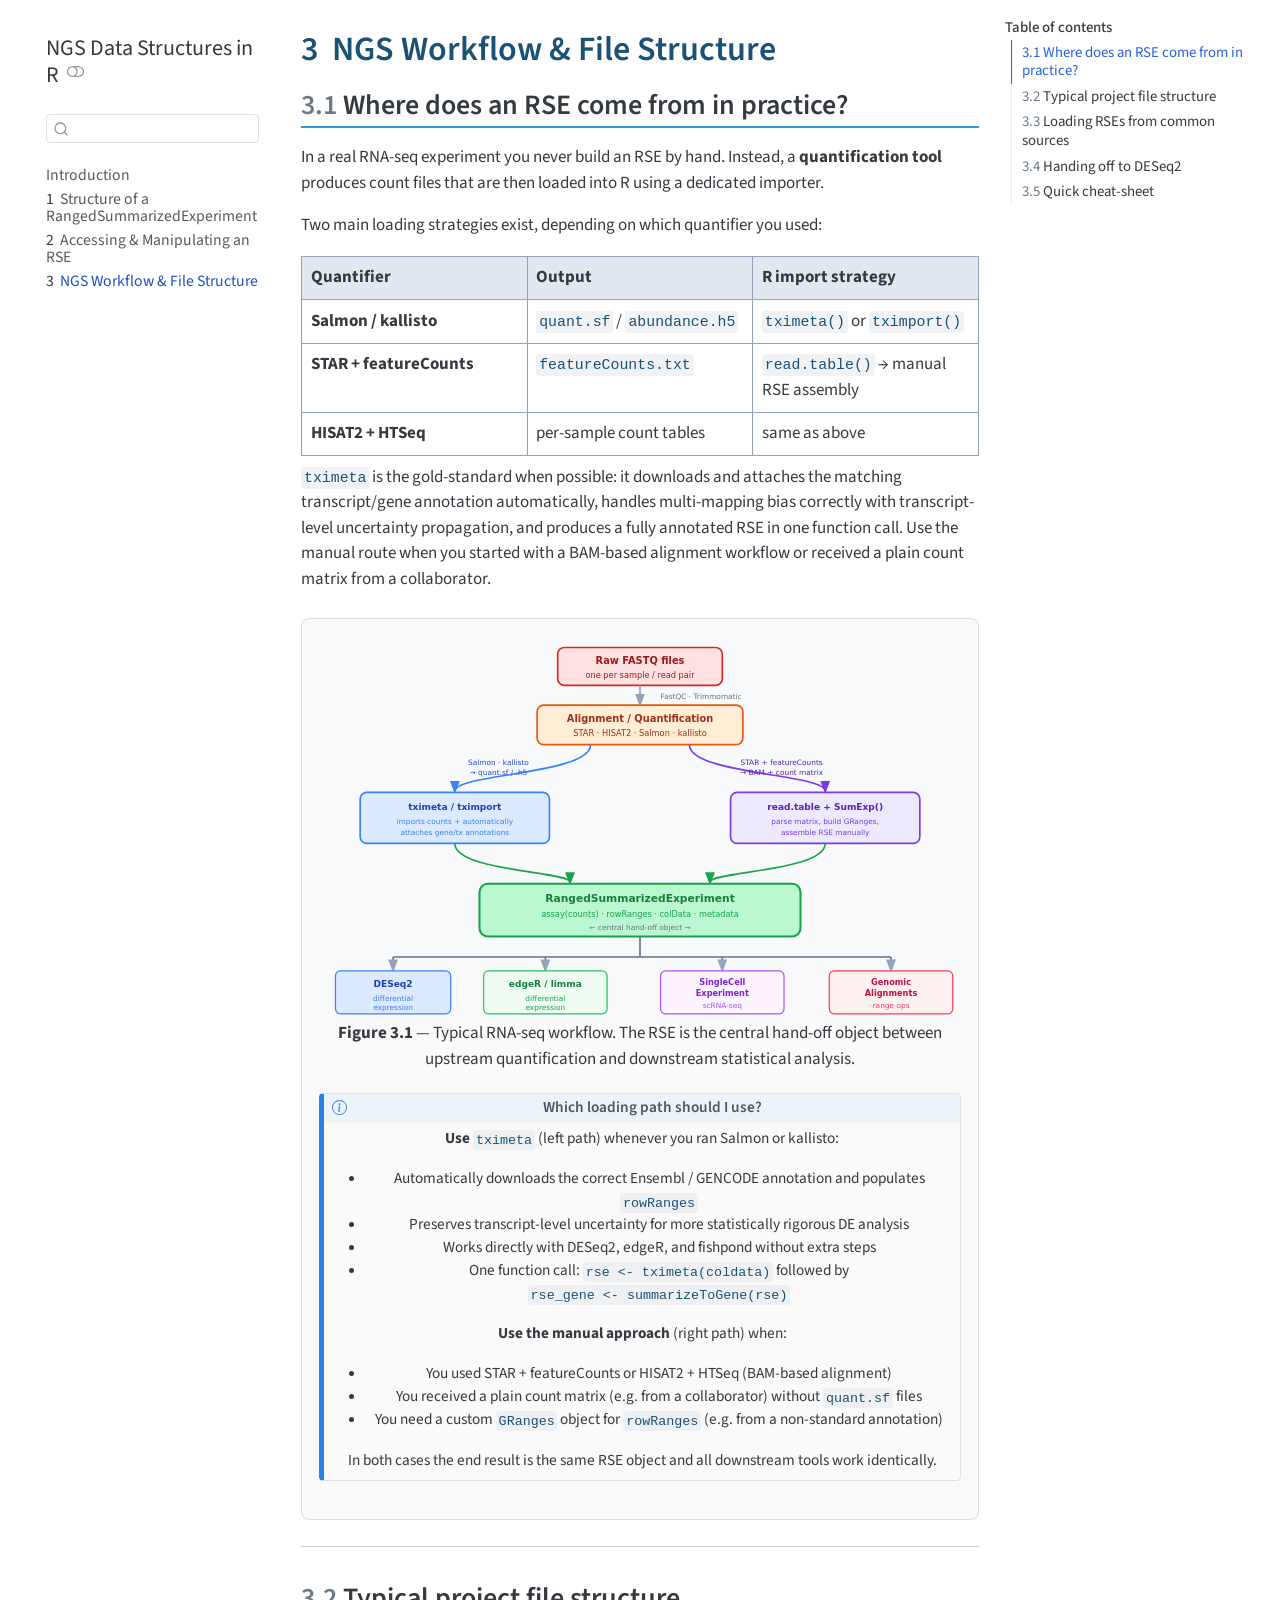
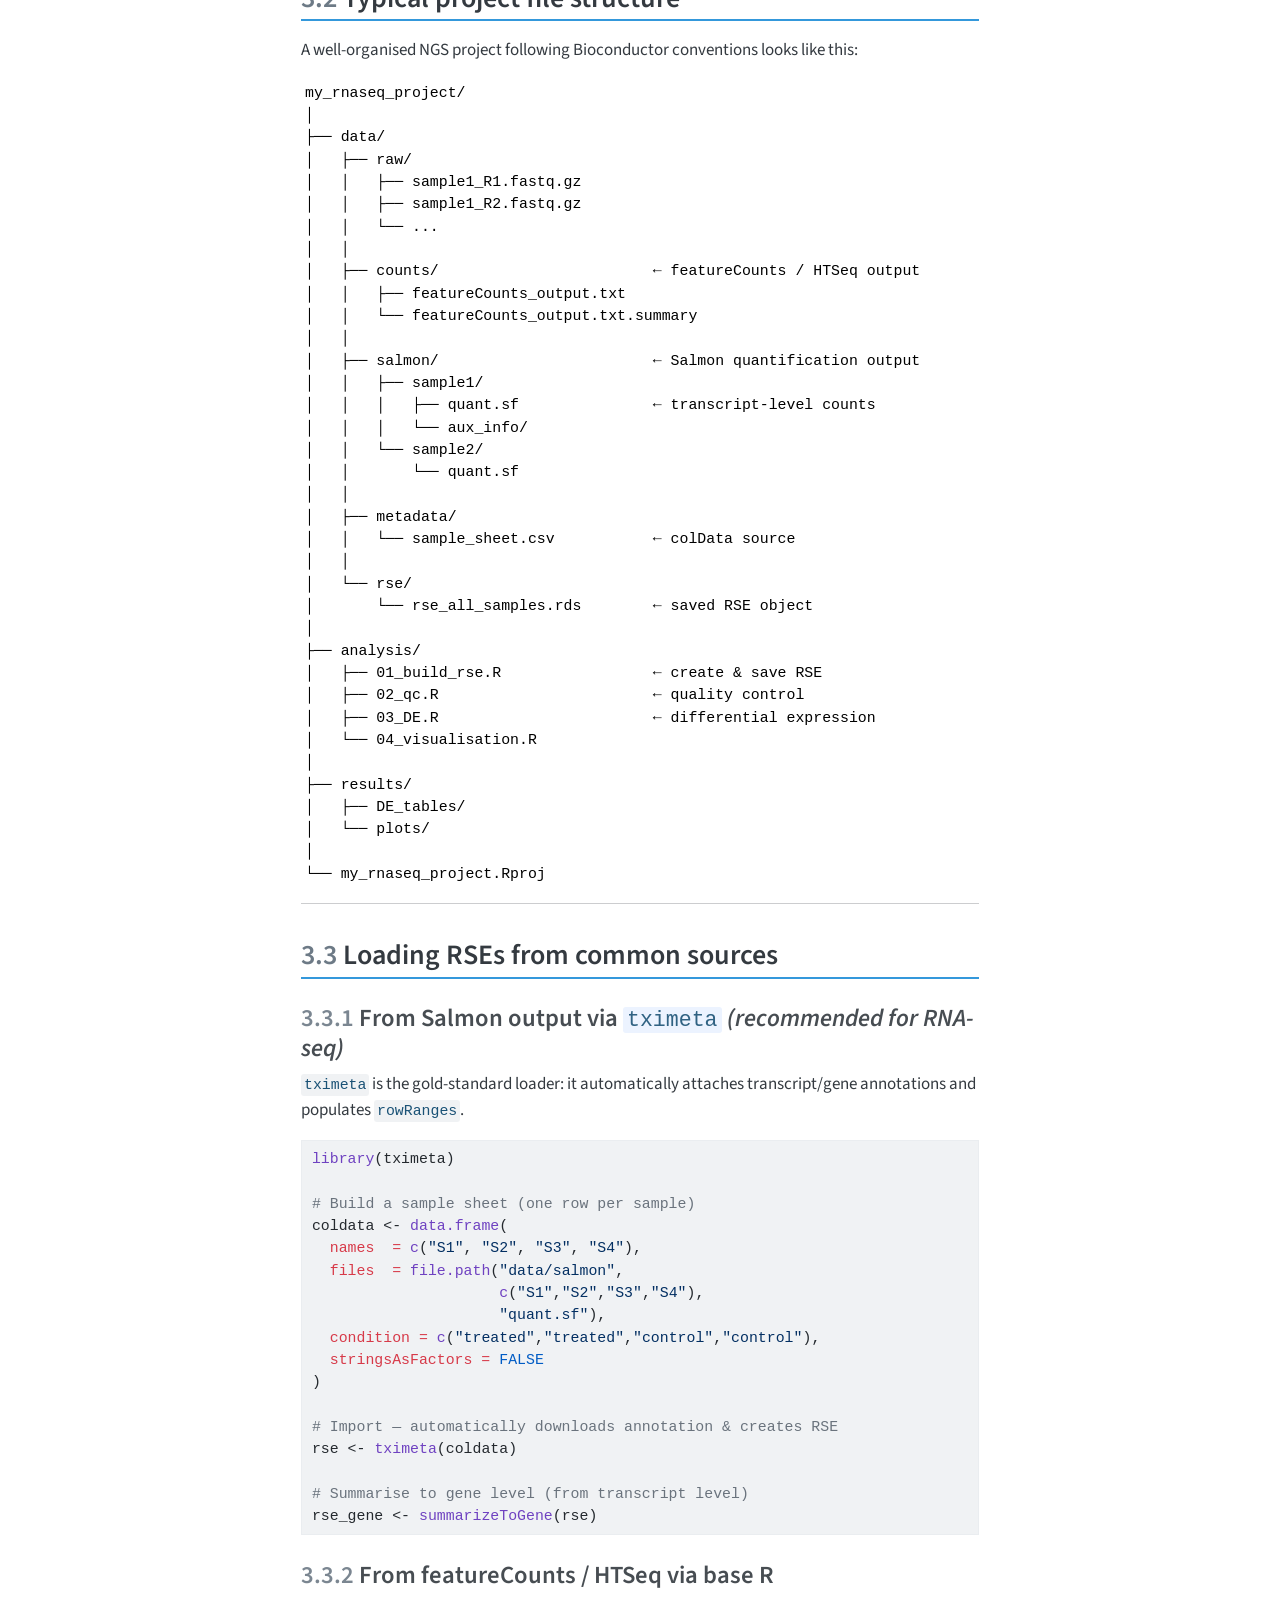
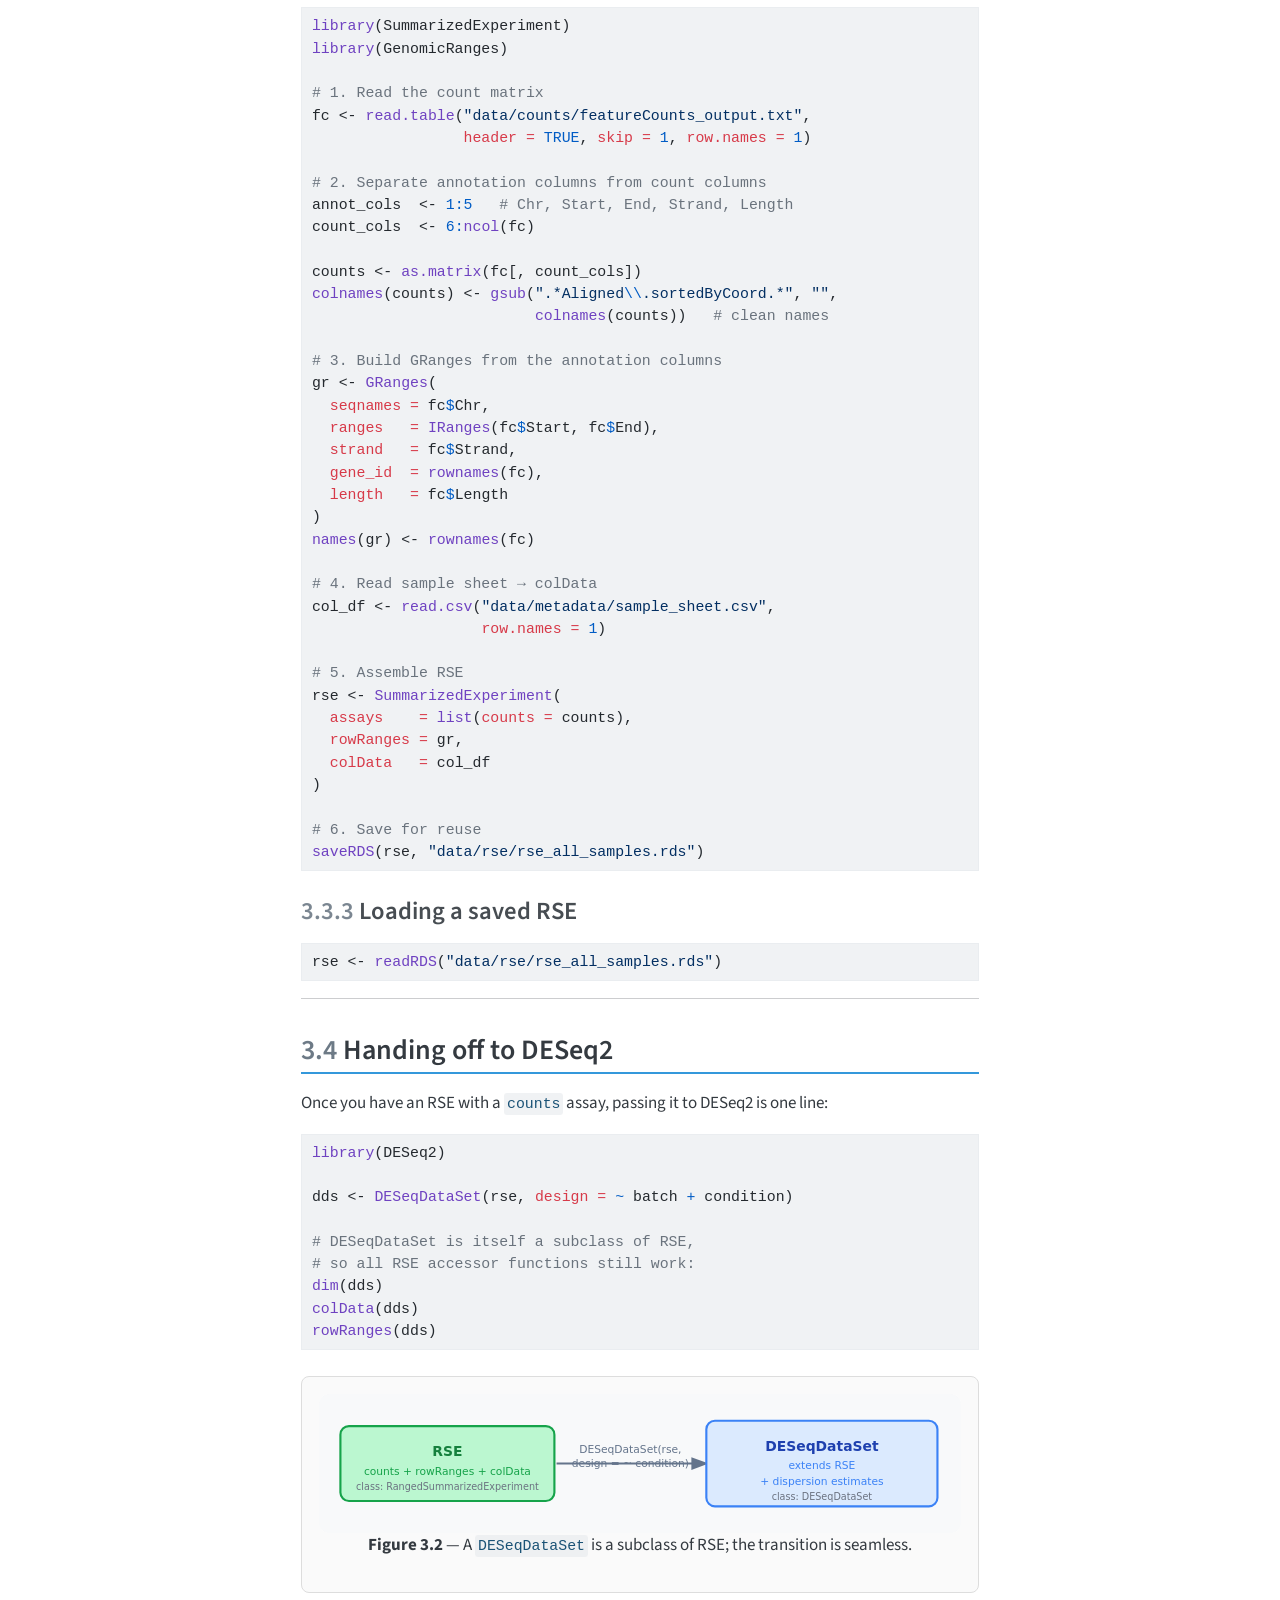
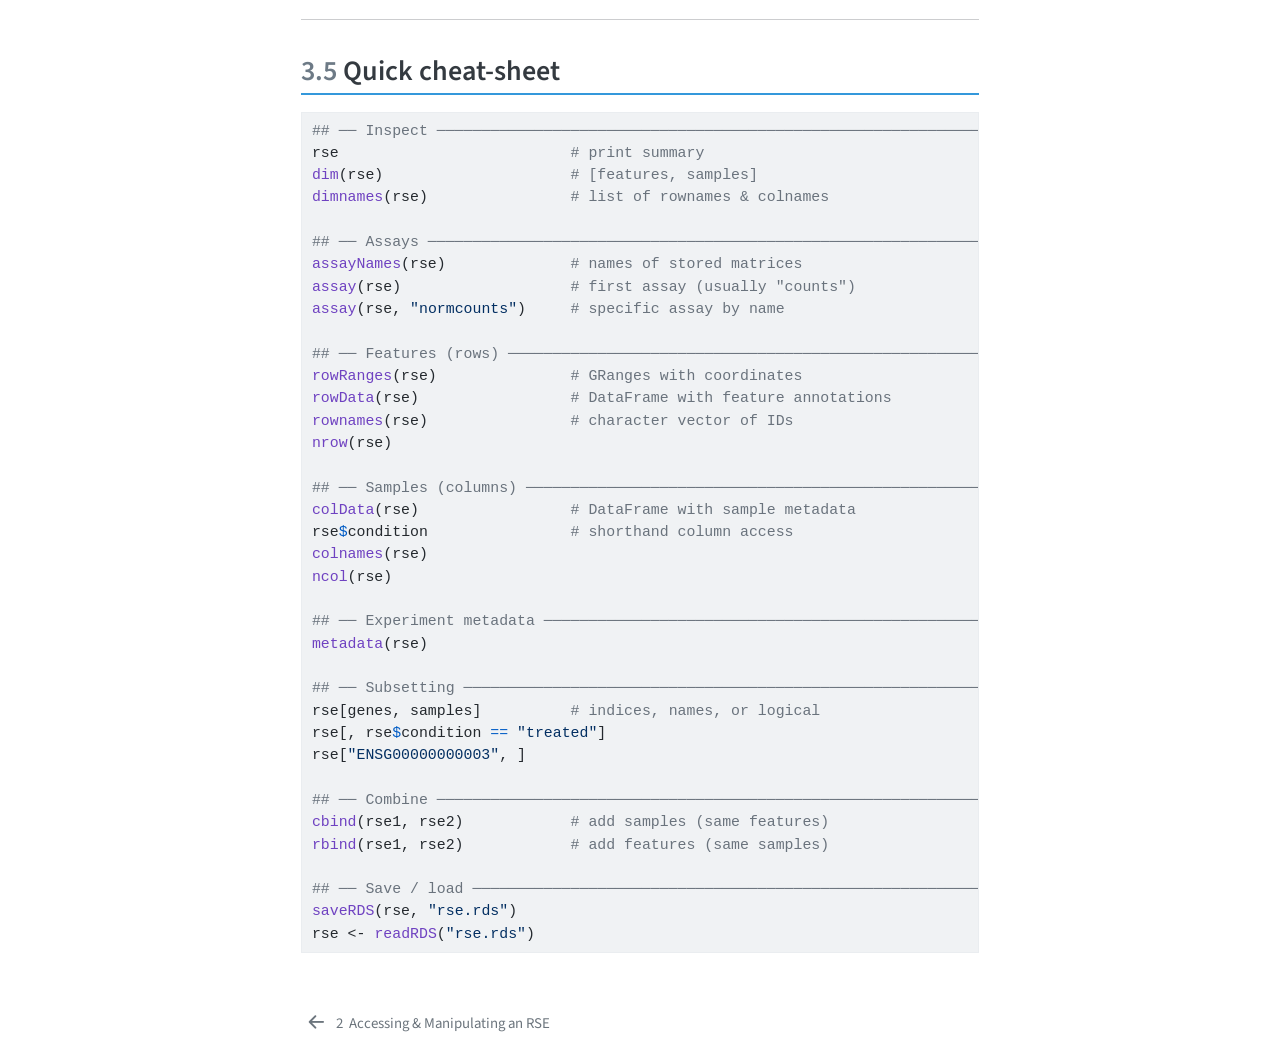
<file: docs/workflow.html>
<!DOCTYPE html>
<html xmlns="http://www.w3.org/1999/xhtml" lang="en" xml:lang="en"><head>

<meta charset="utf-8">
<meta name="generator" content="quarto-1.9.32">

<meta name="viewport" content="width=device-width, initial-scale=1.0, user-scalable=yes">


<title>3&nbsp; NGS Workflow &amp; File Structure – NGS Data Structures in R</title>
<style>
/* Default styles provided by pandoc.
** See https://pandoc.org/MANUAL.html#variables-for-html for config info.
*/
code{white-space: pre-wrap;}
span.smallcaps{font-variant: small-caps;}
div.columns{display: flex; gap: min(4vw, 1.5em);}
div.column{flex: auto; overflow-x: auto;}
div.hanging-indent{margin-left: 1.5em; text-indent: -1.5em;}
ul.task-list{list-style: none;}
ul.task-list li input[type="checkbox"] {
  width: 0.8em;
  margin: 0 0.8em 0.2em -1em; /* quarto-specific, see https://github.com/quarto-dev/quarto-cli/issues/4556 */ 
  vertical-align: middle;
}
/* CSS for syntax highlighting */
html { -webkit-text-size-adjust: 100%; }
pre > code.sourceCode { white-space: pre; position: relative; }
pre > code.sourceCode > span { display: inline-block; line-height: 1.25; }
pre > code.sourceCode > span:empty { height: 1.2em; }
.sourceCode { overflow: visible; }
code.sourceCode > span { color: inherit; text-decoration: inherit; }
div.sourceCode { margin: 1em 0; }
pre.sourceCode { margin: 0; }
@media screen {
div.sourceCode { overflow: auto; }
}
@media print {
pre > code.sourceCode { white-space: pre-wrap; }
pre > code.sourceCode > span { text-indent: -5em; padding-left: 5em; }
}
pre.numberSource code
  { counter-reset: source-line 0; }
pre.numberSource code > span
  { position: relative; left: -4em; counter-increment: source-line; }
pre.numberSource code > span > a:first-child::before
  { content: counter(source-line);
    position: relative; left: -1em; text-align: right; vertical-align: baseline;
    border: none; display: inline-block;
    -webkit-touch-callout: none; -webkit-user-select: none;
    -khtml-user-select: none; -moz-user-select: none;
    -ms-user-select: none; user-select: none;
    padding: 0 4px; width: 4em;
  }
pre.numberSource { margin-left: 3em;  padding-left: 4px; }
div.sourceCode
  {   }
@media screen {
pre > code.sourceCode > span > a:first-child::before { text-decoration: underline; }
}
</style>


<script src="site_libs/quarto-nav/quarto-nav.js"></script>
<script src="site_libs/quarto-nav/headroom.min.js"></script>
<script src="site_libs/clipboard/clipboard.min.js"></script>
<script src="site_libs/quarto-search/autocomplete.umd.js"></script>
<script src="site_libs/quarto-search/fuse.min.js"></script>
<script src="site_libs/quarto-search/quarto-search.js"></script>
<meta name="quarto:offset" content="./">
<link href="./access.html" rel="prev">
<script src="site_libs/quarto-html/quarto.js" type="module"></script>
<script src="site_libs/quarto-html/tabsets/tabsets.js" type="module"></script>
<script src="site_libs/quarto-html/popper.min.js"></script>
<script src="site_libs/quarto-html/tippy.umd.min.js"></script>
<script src="site_libs/quarto-html/anchor.min.js"></script>
<link href="site_libs/quarto-html/tippy.css" rel="stylesheet">
<link href="site_libs/quarto-html/quarto-syntax-highlighting-78d360bbbb051b54ba6524039cd92434.css" rel="stylesheet" class="quarto-color-scheme" id="quarto-text-highlighting-styles">
<link href="site_libs/quarto-html/quarto-syntax-highlighting-dark-ac77edcadb1a687b57028bebcfcb9da9.css" rel="stylesheet" class="quarto-color-scheme quarto-color-alternate" id="quarto-text-highlighting-styles">
<link href="site_libs/quarto-html/quarto-syntax-highlighting-78d360bbbb051b54ba6524039cd92434.css" rel="stylesheet" class="quarto-color-scheme-extra" id="quarto-text-highlighting-styles">
<script src="site_libs/bootstrap/bootstrap.min.js"></script>
<link href="site_libs/bootstrap/bootstrap-icons.css" rel="stylesheet">
<link href="site_libs/bootstrap/bootstrap-abfa4615eba2ed0d4bb7fb949ed9c296.min.css" rel="stylesheet" append-hash="true" class="quarto-color-scheme" id="quarto-bootstrap" data-mode="light">
<link href="site_libs/bootstrap/bootstrap-dark-ded87e99f929cbe3c176321ddefb79bd.min.css" rel="stylesheet" append-hash="true" class="quarto-color-scheme quarto-color-alternate" id="quarto-bootstrap" data-mode="dark">
<link href="site_libs/bootstrap/bootstrap-abfa4615eba2ed0d4bb7fb949ed9c296.min.css" rel="stylesheet" append-hash="true" class="quarto-color-scheme-extra" id="quarto-bootstrap" data-mode="light">
<script id="quarto-search-options" type="application/json">{
  "location": "sidebar",
  "copy-button": false,
  "collapse-after": 3,
  "panel-placement": "start",
  "type": "textbox",
  "limit": 50,
  "keyboard-shortcut": [
    "f",
    "/",
    "s"
  ],
  "show-item-context": false,
  "language": {
    "search-no-results-text": "No results",
    "search-matching-documents-text": "matching documents",
    "search-copy-link-title": "Copy link to search",
    "search-hide-matches-text": "Hide additional matches",
    "search-more-match-text": "more match in this document",
    "search-more-matches-text": "more matches in this document",
    "search-clear-button-title": "Clear",
    "search-text-placeholder": "",
    "search-detached-cancel-button-title": "Cancel",
    "search-submit-button-title": "Submit",
    "search-label": "Search"
  }
}</script>
<style>html{ scroll-behavior: smooth; }</style>


<link rel="stylesheet" href="custom.css">
</head>

<body class="nav-sidebar floating quarto-light"><script id="quarto-html-before-body" type="application/javascript">
    const toggleBodyColorMode = (bsSheetEl) => {
      const mode = bsSheetEl.getAttribute("data-mode");
      const bodyEl = window.document.querySelector("body");
      if (mode === "dark") {
        bodyEl.classList.add("quarto-dark");
        bodyEl.classList.remove("quarto-light");
      } else {
        bodyEl.classList.add("quarto-light");
        bodyEl.classList.remove("quarto-dark");
      }
    }
    const toggleBodyColorPrimary = () => {
      const bsSheetEl = window.document.querySelector("link#quarto-bootstrap:not([rel=disabled-stylesheet])");
      if (bsSheetEl) {
        toggleBodyColorMode(bsSheetEl);
      }
    }
    const setColorSchemeToggle = (alternate) => {
      const toggles = window.document.querySelectorAll('.quarto-color-scheme-toggle');
      for (let i=0; i < toggles.length; i++) {
        const toggle = toggles[i];
        if (toggle) {
          if (alternate) {
            toggle.classList.add("alternate");
          } else {
            toggle.classList.remove("alternate");
          }
        }
      }
    };
    const toggleColorMode = (alternate) => {
      // Switch the stylesheets
      const primaryStylesheets = window.document.querySelectorAll('link.quarto-color-scheme:not(.quarto-color-alternate)');
      const alternateStylesheets = window.document.querySelectorAll('link.quarto-color-scheme.quarto-color-alternate');
      manageTransitions('#quarto-margin-sidebar .nav-link', false);
      if (alternate) {
        // note: dark is layered on light, we don't disable primary!
        enableStylesheet(alternateStylesheets);
        for (const sheetNode of alternateStylesheets) {
          if (sheetNode.id === "quarto-bootstrap") {
            toggleBodyColorMode(sheetNode);
          }
        }
      } else {
        disableStylesheet(alternateStylesheets);
        enableStylesheet(primaryStylesheets)
        toggleBodyColorPrimary();
      }
      manageTransitions('#quarto-margin-sidebar .nav-link', true);
      // Switch the toggles
      setColorSchemeToggle(alternate)
      // Hack to workaround the fact that safari doesn't
      // properly recolor the scrollbar when toggling (#1455)
      if (navigator.userAgent.indexOf('Safari') > 0 && navigator.userAgent.indexOf('Chrome') == -1) {
        manageTransitions("body", false);
        window.scrollTo(0, 1);
        setTimeout(() => {
          window.scrollTo(0, 0);
          manageTransitions("body", true);
        }, 40);
      }
    }
    const disableStylesheet = (stylesheets) => {
      for (let i=0; i < stylesheets.length; i++) {
        const stylesheet = stylesheets[i];
        stylesheet.rel = 'disabled-stylesheet';
      }
    }
    const enableStylesheet = (stylesheets) => {
      for (let i=0; i < stylesheets.length; i++) {
        const stylesheet = stylesheets[i];
        if(stylesheet.rel !== 'stylesheet') { // for Chrome, which will still FOUC without this check
          stylesheet.rel = 'stylesheet';
        }
      }
    }
    const manageTransitions = (selector, allowTransitions) => {
      const els = window.document.querySelectorAll(selector);
      for (let i=0; i < els.length; i++) {
        const el = els[i];
        if (allowTransitions) {
          el.classList.remove('notransition');
        } else {
          el.classList.add('notransition');
        }
      }
    }
    const isFileUrl = () => {
      return window.location.protocol === 'file:';
    }
    const hasAlternateSentinel = () => {
      let styleSentinel = getColorSchemeSentinel();
      if (styleSentinel !== null) {
        return styleSentinel === "alternate";
      } else {
        return false;
      }
    }
    const setStyleSentinel = (alternate) => {
      const value = alternate ? "alternate" : "default";
      if (!isFileUrl()) {
        window.localStorage.setItem("quarto-color-scheme", value);
      } else {
        localAlternateSentinel = value;
      }
    }
    const getColorSchemeSentinel = () => {
      if (!isFileUrl()) {
        const storageValue = window.localStorage.getItem("quarto-color-scheme");
        return storageValue != null ? storageValue : localAlternateSentinel;
      } else {
        return localAlternateSentinel;
      }
    }
    const toggleGiscusIfUsed = (isAlternate, darkModeDefault) => {
      const baseTheme = document.querySelector('#giscus-base-theme')?.value ?? 'light';
      const alternateTheme = document.querySelector('#giscus-alt-theme')?.value ?? 'dark';
      let newTheme = '';
      if(authorPrefersDark) {
        newTheme = isAlternate ? baseTheme : alternateTheme;
      } else {
        newTheme = isAlternate ? alternateTheme : baseTheme;
      }
      const changeGiscusTheme = () => {
        // From: https://github.com/giscus/giscus/issues/336
        const sendMessage = (message) => {
          const iframe = document.querySelector('iframe.giscus-frame');
          if (!iframe) return;
          iframe.contentWindow.postMessage({ giscus: message }, 'https://giscus.app');
        }
        sendMessage({
          setConfig: {
            theme: newTheme
          }
        });
      }
      const isGiscussLoaded = window.document.querySelector('iframe.giscus-frame') !== null;
      if (isGiscussLoaded) {
        changeGiscusTheme();
      }
    };
    const authorPrefersDark = false;
    const darkModeDefault = authorPrefersDark;
      document.querySelector('link#quarto-text-highlighting-styles.quarto-color-scheme-extra').rel = 'disabled-stylesheet';
      document.querySelector('link#quarto-bootstrap.quarto-color-scheme-extra').rel = 'disabled-stylesheet';
    let localAlternateSentinel = darkModeDefault ? 'alternate' : 'default';
    // Dark / light mode switch
    window.quartoToggleColorScheme = () => {
      // Read the current dark / light value
      let toAlternate = !hasAlternateSentinel();
      toggleColorMode(toAlternate);
      setStyleSentinel(toAlternate);
      toggleGiscusIfUsed(toAlternate, darkModeDefault);
      window.dispatchEvent(new Event('resize'));
    };
    // Switch to dark mode if need be
    if (hasAlternateSentinel()) {
      toggleColorMode(true);
    } else {
      toggleColorMode(false);
    }
  </script>

<div id="quarto-search-results"></div>
  <header id="quarto-header" class="headroom fixed-top">
  <nav class="quarto-secondary-nav">
    <div class="container-fluid d-flex">
      <button type="button" class="quarto-btn-toggle btn" data-bs-toggle="collapse" role="button" data-bs-target=".quarto-sidebar-collapse-item" aria-controls="quarto-sidebar" aria-expanded="false" aria-label="Toggle sidebar navigation" onclick="if (window.quartoToggleHeadroom) { window.quartoToggleHeadroom(); }">
        <i class="bi bi-layout-text-sidebar-reverse"></i>
      </button>
        <nav class="quarto-page-breadcrumbs" aria-label="breadcrumb"><ol class="breadcrumb"><li class="breadcrumb-item"><a href="./workflow.html"><span class="chapter-number">3</span>&nbsp; <span class="chapter-title">NGS Workflow &amp; File Structure</span></a></li></ol></nav>
        <a class="flex-grow-1" role="navigation" data-bs-toggle="collapse" data-bs-target=".quarto-sidebar-collapse-item" aria-controls="quarto-sidebar" aria-expanded="false" aria-label="Toggle sidebar navigation" onclick="if (window.quartoToggleHeadroom) { window.quartoToggleHeadroom(); }">      
        </a>
      <button type="button" class="btn quarto-search-button" aria-label="Search" onclick="window.quartoOpenSearch();">
        <i class="bi bi-search"></i>
      </button>
    </div>
  </nav>
</header>
<!-- content -->
<div id="quarto-content" class="quarto-container page-columns page-rows-contents page-layout-article">
<!-- sidebar -->
  <nav id="quarto-sidebar" class="sidebar collapse collapse-horizontal quarto-sidebar-collapse-item sidebar-navigation floating overflow-auto">
    <div class="pt-lg-2 mt-2 text-left sidebar-header">
    <div class="sidebar-title mb-0 py-0">
      <a href="./">NGS Data Structures in R</a> 
        <div class="sidebar-tools-main">
  <a href="" class="quarto-color-scheme-toggle quarto-navigation-tool  px-1" onclick="window.quartoToggleColorScheme(); return false;" title="Toggle dark mode"><i class="bi"></i></a>
</div>
    </div>
      </div>
        <div class="mt-2 flex-shrink-0 align-items-center">
        <div class="sidebar-search">
        <div id="quarto-search" class="" title="Search"></div>
        </div>
        </div>
    <div class="sidebar-menu-container"> 
    <ul class="list-unstyled mt-1">
        <li class="sidebar-item">
  <div class="sidebar-item-container"> 
  <a href="./index.html" class="sidebar-item-text sidebar-link">
 <span class="menu-text">Introduction</span></a>
  </div>
</li>
        <li class="sidebar-item">
  <div class="sidebar-item-container"> 
  <a href="./structure.html" class="sidebar-item-text sidebar-link">
 <span class="menu-text"><span class="chapter-number">1</span>&nbsp; <span class="chapter-title">Structure of a RangedSummarizedExperiment</span></span></a>
  </div>
</li>
        <li class="sidebar-item">
  <div class="sidebar-item-container"> 
  <a href="./access.html" class="sidebar-item-text sidebar-link">
 <span class="menu-text"><span class="chapter-number">2</span>&nbsp; <span class="chapter-title">Accessing &amp; Manipulating an RSE</span></span></a>
  </div>
</li>
        <li class="sidebar-item">
  <div class="sidebar-item-container"> 
  <a href="./workflow.html" class="sidebar-item-text sidebar-link active">
 <span class="menu-text"><span class="chapter-number">3</span>&nbsp; <span class="chapter-title">NGS Workflow &amp; File Structure</span></span></a>
  </div>
</li>
    </ul>
    </div>
</nav>
<div id="quarto-sidebar-glass" class="quarto-sidebar-collapse-item" data-bs-toggle="collapse" data-bs-target=".quarto-sidebar-collapse-item"></div>
<!-- margin-sidebar -->
    <div id="quarto-margin-sidebar" class="sidebar margin-sidebar">
        <nav id="TOC" role="doc-toc" class="toc-active">
    <h2 id="toc-title">Table of contents</h2>
   
  <ul>
  <li><a href="#where-does-an-rse-come-from-in-practice" id="toc-where-does-an-rse-come-from-in-practice" class="nav-link active" data-scroll-target="#where-does-an-rse-come-from-in-practice"><span class="header-section-number">3.1</span> Where does an RSE come from in practice?</a></li>
  <li><a href="#typical-project-file-structure" id="toc-typical-project-file-structure" class="nav-link" data-scroll-target="#typical-project-file-structure"><span class="header-section-number">3.2</span> Typical project file structure</a></li>
  <li><a href="#loading-rses-from-common-sources" id="toc-loading-rses-from-common-sources" class="nav-link" data-scroll-target="#loading-rses-from-common-sources"><span class="header-section-number">3.3</span> Loading RSEs from common sources</a>
  <ul class="collapse">
  <li><a href="#from-salmon-output-via-tximeta-recommended-for-rna-seq" id="toc-from-salmon-output-via-tximeta-recommended-for-rna-seq" class="nav-link" data-scroll-target="#from-salmon-output-via-tximeta-recommended-for-rna-seq"><span class="header-section-number">3.3.1</span> From Salmon output via <code>tximeta</code> <em>(recommended for RNA-seq)</em></a></li>
  <li><a href="#from-featurecounts-htseq-via-base-r" id="toc-from-featurecounts-htseq-via-base-r" class="nav-link" data-scroll-target="#from-featurecounts-htseq-via-base-r"><span class="header-section-number">3.3.2</span> From featureCounts / HTSeq via base R</a></li>
  <li><a href="#loading-a-saved-rse" id="toc-loading-a-saved-rse" class="nav-link" data-scroll-target="#loading-a-saved-rse"><span class="header-section-number">3.3.3</span> Loading a saved RSE</a></li>
  </ul></li>
  <li><a href="#handing-off-to-deseq2" id="toc-handing-off-to-deseq2" class="nav-link" data-scroll-target="#handing-off-to-deseq2"><span class="header-section-number">3.4</span> Handing off to DESeq2</a></li>
  <li><a href="#quick-cheat-sheet" id="toc-quick-cheat-sheet" class="nav-link" data-scroll-target="#quick-cheat-sheet"><span class="header-section-number">3.5</span> Quick cheat-sheet</a></li>
  </ul>
</nav>
    </div>
<!-- main -->
<main class="content" id="quarto-document-content">


<header id="title-block-header" class="quarto-title-block default">
<div class="quarto-title">
<h1 class="title"><span id="sec-workflow" class="quarto-section-identifier"><span class="chapter-number">3</span>&nbsp; <span class="chapter-title">NGS Workflow &amp; File Structure</span></span></h1>
</div>



<div class="quarto-title-meta">

    
  
    
  </div>
  


</header>


<section id="where-does-an-rse-come-from-in-practice" class="level2" data-number="3.1">
<h2 data-number="3.1" class="anchored" data-anchor-id="where-does-an-rse-come-from-in-practice"><span class="header-section-number">3.1</span> Where does an RSE come from in practice?</h2>
<p>In a real RNA-seq experiment you never build an RSE by hand. Instead, a <strong>quantification tool</strong> produces count files that are then loaded into R using a dedicated importer.</p>
<p>Two main loading strategies exist, depending on which quantifier you used:</p>
<table class="caption-top table">
<colgroup>
<col style="width: 33%">
<col style="width: 33%">
<col style="width: 33%">
</colgroup>
<thead>
<tr class="header">
<th>Quantifier</th>
<th>Output</th>
<th>R import strategy</th>
</tr>
</thead>
<tbody>
<tr class="odd">
<td><strong>Salmon / kallisto</strong></td>
<td><code>quant.sf</code> / <code>abundance.h5</code></td>
<td><code>tximeta()</code> or <code>tximport()</code></td>
</tr>
<tr class="even">
<td><strong>STAR + featureCounts</strong></td>
<td><code>featureCounts.txt</code></td>
<td><code>read.table()</code> → manual RSE assembly</td>
</tr>
<tr class="odd">
<td><strong>HISAT2 + HTSeq</strong></td>
<td>per-sample count tables</td>
<td>same as above</td>
</tr>
</tbody>
</table>
<p><code>tximeta</code> is the gold-standard when possible: it downloads and attaches the matching transcript/gene annotation automatically, handles multi-mapping bias correctly with transcript-level uncertainty propagation, and produces a fully annotated RSE in one function call. Use the manual route when you started with a BAM-based alignment workflow or received a plain count matrix from a collaborator.</p>
<div class="diagram-container">
<svg viewbox="0 0 780 468" xmlns="http://www.w3.org/2000/svg" style="max-width:100%;font-family:system-ui,sans-serif;">
  <rect width="780" height="468" rx="10" fill="#f8f9fa"></rect>

  <!-- ══ 1. Raw FASTQ ══ -->
  <rect x="290" y="14" width="200" height="46" rx="8" fill="#fee2e2" stroke="#dc2626" stroke-width="2"></rect>
  <text x="390" y="34" text-anchor="middle" font-size="12" font-weight="bold" fill="#991b1b">Raw FASTQ files</text>
  <text x="390" y="51" text-anchor="middle" font-size="10" fill="#991b1b">one per sample / read pair</text>

  <!-- arrow ↓ -->
  <line x1="390" y1="60" x2="390" y2="82" stroke="#94a3b8" stroke-width="2" marker-end="url(#arr-g)"></line>
  <text x="415" y="77" font-size="9" fill="#64748b">FastQC · Trimmomatic</text>

  <!-- ══ 2. Alignment / Quantification ══ -->
  <rect x="265" y="84" width="250" height="48" rx="8" fill="#ffedd5" stroke="#ea580c" stroke-width="2"></rect>
  <text x="390" y="104" text-anchor="middle" font-size="12" font-weight="bold" fill="#9a3412">Alignment / Quantification</text>
  <text x="390" y="121" text-anchor="middle" font-size="10" fill="#9a3412">STAR · HISAT2 · Salmon · kallisto</text>

  <!-- ══ TWO DIVERGING PATHS ══ -->
  <!-- left: Salmon/kallisto -->
  <path d="M330 132 C330 168 165 168 165 188" stroke="#3b82f6" stroke-width="2" fill="none" marker-end="url(#arr-blue)"></path>
  <text x="218" y="157" text-anchor="middle" font-size="9" fill="#1d4ed8">Salmon · kallisto</text>
  <text x="218" y="169" text-anchor="middle" font-size="9" fill="#1d4ed8">→ quant.sf / .h5</text>

  <!-- right: STAR + featureCounts -->
  <path d="M450 132 C450 168 615 168 615 188" stroke="#7c3aed" stroke-width="2" fill="none" marker-end="url(#arr-purple)"></path>
  <text x="562" y="157" text-anchor="middle" font-size="9" fill="#5b21b6">STAR + featureCounts</text>
  <text x="562" y="169" text-anchor="middle" font-size="9" fill="#5b21b6">→ BAM + count matrix</text>

  <!-- ══ left box: tximeta ══ -->
  <rect x="50" y="190" width="230" height="62" rx="8" fill="#dbeafe" stroke="#3b82f6" stroke-width="2"></rect>
  <text x="165" y="211" text-anchor="middle" font-size="11" font-weight="bold" fill="#1e40af">tximeta / tximport</text>
  <text x="165" y="228" text-anchor="middle" font-size="9" fill="#3b82f6">imports counts + automatically</text>
  <text x="165" y="242" text-anchor="middle" font-size="9" fill="#3b82f6">attaches gene/tx annotations</text>

  <!-- ══ right box: manual assembly ══ -->
  <rect x="500" y="190" width="230" height="62" rx="8" fill="#ede9fe" stroke="#7c3aed" stroke-width="2"></rect>
  <text x="615" y="211" text-anchor="middle" font-size="11" font-weight="bold" fill="#5b21b6">read.table + SumExp()</text>
  <text x="615" y="228" text-anchor="middle" font-size="9" fill="#7c3aed">parse matrix, build GRanges,</text>
  <text x="615" y="242" text-anchor="middle" font-size="9" fill="#7c3aed">assemble RSE manually</text>

  <!-- converging arrows → RSE -->
  <path d="M165 252 C165 286 305 286 305 299" stroke="#16a34a" stroke-width="2" fill="none" marker-end="url(#arr-green)"></path>
  <path d="M615 252 C615 286 475 286 475 299" stroke="#16a34a" stroke-width="2" fill="none" marker-end="url(#arr-green)"></path>

  <!-- ══ RSE central box ══ -->
  <rect x="195" y="301" width="390" height="64" rx="10" fill="#bbf7d0" stroke="#16a34a" stroke-width="2.5"></rect>
  <text x="390" y="323" text-anchor="middle" font-size="13" font-weight="bold" fill="#15803d">RangedSummarizedExperiment</text>
  <text x="390" y="341" text-anchor="middle" font-size="10" fill="#16a34a">assay(counts) · rowRanges · colData · metadata</text>
  <text x="390" y="357" text-anchor="middle" font-size="9" fill="#6b7280">← central hand-off object →</text>

  <!-- ══ downstream fan ══ -->
  <!-- vertical stem -->
  <line x1="390" y1="365" x2="390" y2="390" stroke="#64748b" stroke-width="2"></line>
  <!-- horizontal bus -->
  <line x1="90" y1="390" x2="695" y2="390" stroke="#64748b" stroke-width="2"></line>
  <!-- verticals to boxes -->
  <line x1="90" y1="390" x2="90" y2="405" stroke="#64748b" stroke-width="2" marker-end="url(#arr-g)"></line>
  <line x1="275" y1="390" x2="275" y2="405" stroke="#64748b" stroke-width="2" marker-end="url(#arr-g)"></line>
  <line x1="490" y1="390" x2="490" y2="405" stroke="#64748b" stroke-width="2" marker-end="url(#arr-g)"></line>
  <line x1="695" y1="390" x2="695" y2="405" stroke="#64748b" stroke-width="2" marker-end="url(#arr-g)"></line>

  <!-- DESeq2 -->
  <rect x="20" y="407" width="140" height="52" rx="6" fill="#dbeafe" stroke="#3b82f6" stroke-width="1.5"></rect>
  <text x="90" y="427" text-anchor="middle" font-size="11" font-weight="bold" fill="#1e40af">DESeq2</text>
  <text x="90" y="443" text-anchor="middle" font-size="9" fill="#3b82f6">differential</text>
  <text x="90" y="454" text-anchor="middle" font-size="9" fill="#3b82f6">expression</text>

  <!-- edgeR / limma -->
  <rect x="200" y="407" width="150" height="52" rx="6" fill="#f0fdf4" stroke="#22c55e" stroke-width="1.5"></rect>
  <text x="275" y="427" text-anchor="middle" font-size="11" font-weight="bold" fill="#15803d">edgeR / limma</text>
  <text x="275" y="443" text-anchor="middle" font-size="9" fill="#16a34a">differential</text>
  <text x="275" y="454" text-anchor="middle" font-size="9" fill="#16a34a">expression</text>

  <!-- SingleCellExperiment -->
  <rect x="415" y="407" width="150" height="52" rx="6" fill="#fdf4ff" stroke="#a855f7" stroke-width="1.5"></rect>
  <text x="490" y="424" text-anchor="middle" font-size="10" font-weight="bold" fill="#7e22ce">SingleCell</text>
  <text x="490" y="438" text-anchor="middle" font-size="10" font-weight="bold" fill="#7e22ce">Experiment</text>
  <text x="490" y="452" text-anchor="middle" font-size="9" fill="#a855f7">scRNA-seq</text>

  <!-- GenomicAlignments -->
  <rect x="620" y="407" width="150" height="52" rx="6" fill="#fff1f2" stroke="#f43f5e" stroke-width="1.5"></rect>
  <text x="695" y="424" text-anchor="middle" font-size="10" font-weight="bold" fill="#be123c">Genomic</text>
  <text x="695" y="438" text-anchor="middle" font-size="10" font-weight="bold" fill="#be123c">Alignments</text>
  <text x="695" y="452" text-anchor="middle" font-size="9" fill="#f43f5e">range ops</text>

  <defs>
    <marker id="arr-g" markerwidth="8" markerheight="8" refx="6" refy="3" orient="auto">
      <path d="M0,0 L0,6 L8,3 z" fill="#94a3b8"></path>
    </marker>
    <marker id="arr-blue" markerwidth="8" markerheight="8" refx="6" refy="3" orient="auto">
      <path d="M0,0 L0,6 L8,3 z" fill="#3b82f6"></path>
    </marker>
    <marker id="arr-purple" markerwidth="8" markerheight="8" refx="6" refy="3" orient="auto">
      <path d="M0,0 L0,6 L8,3 z" fill="#7c3aed"></path>
    </marker>
    <marker id="arr-green" markerwidth="8" markerheight="8" refx="6" refy="3" orient="auto">
      <path d="M0,0 L0,6 L8,3 z" fill="#16a34a"></path>
    </marker>
  </defs>
</svg>
<p><strong>Figure 3.1</strong> — Typical RNA-seq workflow. The RSE is the central hand-off object between upstream quantification and downstream statistical analysis.</p>
<div class="callout callout-style-default callout-note callout-titled">
<div class="callout-header d-flex align-content-center">
<div class="callout-icon-container">
<i class="callout-icon"></i>
</div>
<div class="callout-title-container flex-fill">
<span class="screen-reader-only">Note</span>Which loading path should I use?
</div>
</div>
<div class="callout-body-container callout-body">
<p><strong>Use <code>tximeta</code></strong> (left path) whenever you ran Salmon or kallisto:</p>
<ul>
<li>Automatically downloads the correct Ensembl / GENCODE annotation and populates <code>rowRanges</code></li>
<li>Preserves transcript-level uncertainty for more statistically rigorous DE analysis</li>
<li>Works directly with DESeq2, edgeR, and fishpond without extra steps</li>
<li>One function call: <code>rse &lt;- tximeta(coldata)</code> followed by <code>rse_gene &lt;- summarizeToGene(rse)</code></li>
</ul>
<p><strong>Use the manual approach</strong> (right path) when:</p>
<ul>
<li>You used STAR + featureCounts or HISAT2 + HTSeq (BAM-based alignment)</li>
<li>You received a plain count matrix (e.g.&nbsp;from a collaborator) without <code>quant.sf</code> files</li>
<li>You need a custom <code>GRanges</code> object for <code>rowRanges</code> (e.g.&nbsp;from a non-standard annotation)</li>
</ul>
<p>In both cases the end result is the same RSE object and all downstream tools work identically.</p>
</div>
</div>
</div>
<hr>
</section>
<section id="typical-project-file-structure" class="level2" data-number="3.2">
<h2 data-number="3.2" class="anchored" data-anchor-id="typical-project-file-structure"><span class="header-section-number">3.2</span> Typical project file structure</h2>
<p>A well-organised NGS project following Bioconductor conventions looks like this:</p>
<pre><code>my_rnaseq_project/
│
├── data/
│   ├── raw/
│   │   ├── sample1_R1.fastq.gz
│   │   ├── sample1_R2.fastq.gz
│   │   └── ...
│   │
│   ├── counts/                        ← featureCounts / HTSeq output
│   │   ├── featureCounts_output.txt
│   │   └── featureCounts_output.txt.summary
│   │
│   ├── salmon/                        ← Salmon quantification output
│   │   ├── sample1/
│   │   │   ├── quant.sf               ← transcript-level counts
│   │   │   └── aux_info/
│   │   └── sample2/
│   │       └── quant.sf
│   │
│   ├── metadata/
│   │   └── sample_sheet.csv           ← colData source
│   │
│   └── rse/
│       └── rse_all_samples.rds        ← saved RSE object
│
├── analysis/
│   ├── 01_build_rse.R                 ← create &amp; save RSE
│   ├── 02_qc.R                        ← quality control
│   ├── 03_DE.R                        ← differential expression
│   └── 04_visualisation.R
│
├── results/
│   ├── DE_tables/
│   └── plots/
│
└── my_rnaseq_project.Rproj</code></pre>
<hr>
</section>
<section id="loading-rses-from-common-sources" class="level2" data-number="3.3">
<h2 data-number="3.3" class="anchored" data-anchor-id="loading-rses-from-common-sources"><span class="header-section-number">3.3</span> Loading RSEs from common sources</h2>
<section id="from-salmon-output-via-tximeta-recommended-for-rna-seq" class="level3" data-number="3.3.1">
<h3 data-number="3.3.1" class="anchored" data-anchor-id="from-salmon-output-via-tximeta-recommended-for-rna-seq"><span class="header-section-number">3.3.1</span> From Salmon output via <code>tximeta</code> <em>(recommended for RNA-seq)</em></h3>
<p><code>tximeta</code> is the gold-standard loader: it automatically attaches transcript/gene annotations and populates <code>rowRanges</code>.</p>
<div class="code-copy-outer-scaffold"><div class="sourceCode" id="cb2"><pre class="sourceCode r code-with-copy"><code class="sourceCode r"><span id="cb2-1"><a href="#cb2-1" aria-hidden="true" tabindex="-1"></a><span class="fu">library</span>(tximeta)</span>
<span id="cb2-2"><a href="#cb2-2" aria-hidden="true" tabindex="-1"></a></span>
<span id="cb2-3"><a href="#cb2-3" aria-hidden="true" tabindex="-1"></a><span class="co"># Build a sample sheet (one row per sample)</span></span>
<span id="cb2-4"><a href="#cb2-4" aria-hidden="true" tabindex="-1"></a>coldata <span class="ot">&lt;-</span> <span class="fu">data.frame</span>(</span>
<span id="cb2-5"><a href="#cb2-5" aria-hidden="true" tabindex="-1"></a>  <span class="at">names  =</span> <span class="fu">c</span>(<span class="st">"S1"</span>, <span class="st">"S2"</span>, <span class="st">"S3"</span>, <span class="st">"S4"</span>),</span>
<span id="cb2-6"><a href="#cb2-6" aria-hidden="true" tabindex="-1"></a>  <span class="at">files  =</span> <span class="fu">file.path</span>(<span class="st">"data/salmon"</span>,</span>
<span id="cb2-7"><a href="#cb2-7" aria-hidden="true" tabindex="-1"></a>                     <span class="fu">c</span>(<span class="st">"S1"</span>,<span class="st">"S2"</span>,<span class="st">"S3"</span>,<span class="st">"S4"</span>),</span>
<span id="cb2-8"><a href="#cb2-8" aria-hidden="true" tabindex="-1"></a>                     <span class="st">"quant.sf"</span>),</span>
<span id="cb2-9"><a href="#cb2-9" aria-hidden="true" tabindex="-1"></a>  <span class="at">condition =</span> <span class="fu">c</span>(<span class="st">"treated"</span>,<span class="st">"treated"</span>,<span class="st">"control"</span>,<span class="st">"control"</span>),</span>
<span id="cb2-10"><a href="#cb2-10" aria-hidden="true" tabindex="-1"></a>  <span class="at">stringsAsFactors =</span> <span class="cn">FALSE</span></span>
<span id="cb2-11"><a href="#cb2-11" aria-hidden="true" tabindex="-1"></a>)</span>
<span id="cb2-12"><a href="#cb2-12" aria-hidden="true" tabindex="-1"></a></span>
<span id="cb2-13"><a href="#cb2-13" aria-hidden="true" tabindex="-1"></a><span class="co"># Import — automatically downloads annotation &amp; creates RSE</span></span>
<span id="cb2-14"><a href="#cb2-14" aria-hidden="true" tabindex="-1"></a>rse <span class="ot">&lt;-</span> <span class="fu">tximeta</span>(coldata)</span>
<span id="cb2-15"><a href="#cb2-15" aria-hidden="true" tabindex="-1"></a></span>
<span id="cb2-16"><a href="#cb2-16" aria-hidden="true" tabindex="-1"></a><span class="co"># Summarise to gene level (from transcript level)</span></span>
<span id="cb2-17"><a href="#cb2-17" aria-hidden="true" tabindex="-1"></a>rse_gene <span class="ot">&lt;-</span> <span class="fu">summarizeToGene</span>(rse)</span></code></pre></div><button title="Copy to Clipboard" class="code-copy-button"><i class="bi"></i></button></div>
</section>
<section id="from-featurecounts-htseq-via-base-r" class="level3" data-number="3.3.2">
<h3 data-number="3.3.2" class="anchored" data-anchor-id="from-featurecounts-htseq-via-base-r"><span class="header-section-number">3.3.2</span> From featureCounts / HTSeq via base R</h3>
<div class="code-copy-outer-scaffold"><div class="sourceCode" id="cb3"><pre class="sourceCode r code-with-copy"><code class="sourceCode r"><span id="cb3-1"><a href="#cb3-1" aria-hidden="true" tabindex="-1"></a><span class="fu">library</span>(SummarizedExperiment)</span>
<span id="cb3-2"><a href="#cb3-2" aria-hidden="true" tabindex="-1"></a><span class="fu">library</span>(GenomicRanges)</span>
<span id="cb3-3"><a href="#cb3-3" aria-hidden="true" tabindex="-1"></a></span>
<span id="cb3-4"><a href="#cb3-4" aria-hidden="true" tabindex="-1"></a><span class="co"># 1. Read the count matrix</span></span>
<span id="cb3-5"><a href="#cb3-5" aria-hidden="true" tabindex="-1"></a>fc <span class="ot">&lt;-</span> <span class="fu">read.table</span>(<span class="st">"data/counts/featureCounts_output.txt"</span>,</span>
<span id="cb3-6"><a href="#cb3-6" aria-hidden="true" tabindex="-1"></a>                 <span class="at">header =</span> <span class="cn">TRUE</span>, <span class="at">skip =</span> <span class="dv">1</span>, <span class="at">row.names =</span> <span class="dv">1</span>)</span>
<span id="cb3-7"><a href="#cb3-7" aria-hidden="true" tabindex="-1"></a></span>
<span id="cb3-8"><a href="#cb3-8" aria-hidden="true" tabindex="-1"></a><span class="co"># 2. Separate annotation columns from count columns</span></span>
<span id="cb3-9"><a href="#cb3-9" aria-hidden="true" tabindex="-1"></a>annot_cols  <span class="ot">&lt;-</span> <span class="dv">1</span><span class="sc">:</span><span class="dv">5</span>   <span class="co"># Chr, Start, End, Strand, Length</span></span>
<span id="cb3-10"><a href="#cb3-10" aria-hidden="true" tabindex="-1"></a>count_cols  <span class="ot">&lt;-</span> <span class="dv">6</span><span class="sc">:</span><span class="fu">ncol</span>(fc)</span>
<span id="cb3-11"><a href="#cb3-11" aria-hidden="true" tabindex="-1"></a></span>
<span id="cb3-12"><a href="#cb3-12" aria-hidden="true" tabindex="-1"></a>counts <span class="ot">&lt;-</span> <span class="fu">as.matrix</span>(fc[, count_cols])</span>
<span id="cb3-13"><a href="#cb3-13" aria-hidden="true" tabindex="-1"></a><span class="fu">colnames</span>(counts) <span class="ot">&lt;-</span> <span class="fu">gsub</span>(<span class="st">".*Aligned</span><span class="sc">\\</span><span class="st">.sortedByCoord.*"</span>, <span class="st">""</span>,</span>
<span id="cb3-14"><a href="#cb3-14" aria-hidden="true" tabindex="-1"></a>                         <span class="fu">colnames</span>(counts))   <span class="co"># clean names</span></span>
<span id="cb3-15"><a href="#cb3-15" aria-hidden="true" tabindex="-1"></a></span>
<span id="cb3-16"><a href="#cb3-16" aria-hidden="true" tabindex="-1"></a><span class="co"># 3. Build GRanges from the annotation columns</span></span>
<span id="cb3-17"><a href="#cb3-17" aria-hidden="true" tabindex="-1"></a>gr <span class="ot">&lt;-</span> <span class="fu">GRanges</span>(</span>
<span id="cb3-18"><a href="#cb3-18" aria-hidden="true" tabindex="-1"></a>  <span class="at">seqnames =</span> fc<span class="sc">$</span>Chr,</span>
<span id="cb3-19"><a href="#cb3-19" aria-hidden="true" tabindex="-1"></a>  <span class="at">ranges   =</span> <span class="fu">IRanges</span>(fc<span class="sc">$</span>Start, fc<span class="sc">$</span>End),</span>
<span id="cb3-20"><a href="#cb3-20" aria-hidden="true" tabindex="-1"></a>  <span class="at">strand   =</span> fc<span class="sc">$</span>Strand,</span>
<span id="cb3-21"><a href="#cb3-21" aria-hidden="true" tabindex="-1"></a>  <span class="at">gene_id  =</span> <span class="fu">rownames</span>(fc),</span>
<span id="cb3-22"><a href="#cb3-22" aria-hidden="true" tabindex="-1"></a>  <span class="at">length   =</span> fc<span class="sc">$</span>Length</span>
<span id="cb3-23"><a href="#cb3-23" aria-hidden="true" tabindex="-1"></a>)</span>
<span id="cb3-24"><a href="#cb3-24" aria-hidden="true" tabindex="-1"></a><span class="fu">names</span>(gr) <span class="ot">&lt;-</span> <span class="fu">rownames</span>(fc)</span>
<span id="cb3-25"><a href="#cb3-25" aria-hidden="true" tabindex="-1"></a></span>
<span id="cb3-26"><a href="#cb3-26" aria-hidden="true" tabindex="-1"></a><span class="co"># 4. Read sample sheet → colData</span></span>
<span id="cb3-27"><a href="#cb3-27" aria-hidden="true" tabindex="-1"></a>col_df <span class="ot">&lt;-</span> <span class="fu">read.csv</span>(<span class="st">"data/metadata/sample_sheet.csv"</span>,</span>
<span id="cb3-28"><a href="#cb3-28" aria-hidden="true" tabindex="-1"></a>                   <span class="at">row.names =</span> <span class="dv">1</span>)</span>
<span id="cb3-29"><a href="#cb3-29" aria-hidden="true" tabindex="-1"></a></span>
<span id="cb3-30"><a href="#cb3-30" aria-hidden="true" tabindex="-1"></a><span class="co"># 5. Assemble RSE</span></span>
<span id="cb3-31"><a href="#cb3-31" aria-hidden="true" tabindex="-1"></a>rse <span class="ot">&lt;-</span> <span class="fu">SummarizedExperiment</span>(</span>
<span id="cb3-32"><a href="#cb3-32" aria-hidden="true" tabindex="-1"></a>  <span class="at">assays    =</span> <span class="fu">list</span>(<span class="at">counts =</span> counts),</span>
<span id="cb3-33"><a href="#cb3-33" aria-hidden="true" tabindex="-1"></a>  <span class="at">rowRanges =</span> gr,</span>
<span id="cb3-34"><a href="#cb3-34" aria-hidden="true" tabindex="-1"></a>  <span class="at">colData   =</span> col_df</span>
<span id="cb3-35"><a href="#cb3-35" aria-hidden="true" tabindex="-1"></a>)</span>
<span id="cb3-36"><a href="#cb3-36" aria-hidden="true" tabindex="-1"></a></span>
<span id="cb3-37"><a href="#cb3-37" aria-hidden="true" tabindex="-1"></a><span class="co"># 6. Save for reuse</span></span>
<span id="cb3-38"><a href="#cb3-38" aria-hidden="true" tabindex="-1"></a><span class="fu">saveRDS</span>(rse, <span class="st">"data/rse/rse_all_samples.rds"</span>)</span></code></pre></div><button title="Copy to Clipboard" class="code-copy-button"><i class="bi"></i></button></div>
</section>
<section id="loading-a-saved-rse" class="level3" data-number="3.3.3">
<h3 data-number="3.3.3" class="anchored" data-anchor-id="loading-a-saved-rse"><span class="header-section-number">3.3.3</span> Loading a saved RSE</h3>
<div class="code-copy-outer-scaffold"><div class="sourceCode" id="cb4"><pre class="sourceCode r code-with-copy"><code class="sourceCode r"><span id="cb4-1"><a href="#cb4-1" aria-hidden="true" tabindex="-1"></a>rse <span class="ot">&lt;-</span> <span class="fu">readRDS</span>(<span class="st">"data/rse/rse_all_samples.rds"</span>)</span></code></pre></div><button title="Copy to Clipboard" class="code-copy-button"><i class="bi"></i></button></div>
<hr>
</section>
</section>
<section id="handing-off-to-deseq2" class="level2" data-number="3.4">
<h2 data-number="3.4" class="anchored" data-anchor-id="handing-off-to-deseq2"><span class="header-section-number">3.4</span> Handing off to DESeq2</h2>
<p>Once you have an RSE with a <code>counts</code> assay, passing it to DESeq2 is one line:</p>
<div class="code-copy-outer-scaffold"><div class="sourceCode" id="cb5"><pre class="sourceCode r code-with-copy"><code class="sourceCode r"><span id="cb5-1"><a href="#cb5-1" aria-hidden="true" tabindex="-1"></a><span class="fu">library</span>(DESeq2)</span>
<span id="cb5-2"><a href="#cb5-2" aria-hidden="true" tabindex="-1"></a></span>
<span id="cb5-3"><a href="#cb5-3" aria-hidden="true" tabindex="-1"></a>dds <span class="ot">&lt;-</span> <span class="fu">DESeqDataSet</span>(rse, <span class="at">design =</span> <span class="sc">~</span> batch <span class="sc">+</span> condition)</span>
<span id="cb5-4"><a href="#cb5-4" aria-hidden="true" tabindex="-1"></a></span>
<span id="cb5-5"><a href="#cb5-5" aria-hidden="true" tabindex="-1"></a><span class="co"># DESeqDataSet is itself a subclass of RSE,</span></span>
<span id="cb5-6"><a href="#cb5-6" aria-hidden="true" tabindex="-1"></a><span class="co"># so all RSE accessor functions still work:</span></span>
<span id="cb5-7"><a href="#cb5-7" aria-hidden="true" tabindex="-1"></a><span class="fu">dim</span>(dds)</span>
<span id="cb5-8"><a href="#cb5-8" aria-hidden="true" tabindex="-1"></a><span class="fu">colData</span>(dds)</span>
<span id="cb5-9"><a href="#cb5-9" aria-hidden="true" tabindex="-1"></a><span class="fu">rowRanges</span>(dds)</span></code></pre></div><button title="Copy to Clipboard" class="code-copy-button"><i class="bi"></i></button></div>
<div class="diagram-container">
<svg viewbox="0 0 600 130" xmlns="http://www.w3.org/2000/svg" style="max-width:100%;font-family:system-ui,sans-serif;">
  <rect width="600" height="130" rx="10" fill="#f8f9fa"></rect>

  <rect x="20" y="30" width="200" height="70" rx="8" fill="#bbf7d0" stroke="#16a34a" stroke-width="2"></rect>
  <text x="120" y="58" text-anchor="middle" font-size="13" font-weight="bold" fill="#15803d">RSE</text>
  <text x="120" y="76" text-anchor="middle" font-size="10" fill="#16a34a">counts + rowRanges + colData</text>
  <text x="120" y="90" text-anchor="middle" font-size="9" fill="#6b7280">class: RangedSummarizedExperiment</text>

  <!-- arrow -->
  <line x1="222" y1="65" x2="360" y2="65" stroke="#64748b" stroke-width="2" marker-end="url(#arr-gry2)"></line>
  <text x="291" y="55" text-anchor="middle" font-size="10" fill="#64748b">DESeqDataSet(rse,</text>
  <text x="291" y="68" text-anchor="middle" font-size="10" fill="#64748b">design = ~ condition)</text>

  <rect x="362" y="25" width="216" height="80" rx="8" fill="#dbeafe" stroke="#3b82f6" stroke-width="2"></rect>
  <text x="470" y="53" text-anchor="middle" font-size="13" font-weight="bold" fill="#1e40af">DESeqDataSet</text>
  <text x="470" y="70" text-anchor="middle" font-size="10" fill="#3b82f6">extends RSE</text>
  <text x="470" y="85" text-anchor="middle" font-size="10" fill="#3b82f6">+ dispersion estimates</text>
  <text x="470" y="99" text-anchor="middle" font-size="9" fill="#6b7280">class: DESeqDataSet</text>

  <defs>
    <marker id="arr-gry2" markerwidth="8" markerheight="8" refx="6" refy="3" orient="auto">
      <path d="M0,0 L0,6 L8,3 z" fill="#64748b"></path>
    </marker>
  </defs>
</svg>
<p><strong>Figure 3.2</strong> — A <code>DESeqDataSet</code> is a subclass of RSE; the transition is seamless.</p>
</div>
<hr>
</section>
<section id="quick-cheat-sheet" class="level2" data-number="3.5">
<h2 data-number="3.5" class="anchored" data-anchor-id="quick-cheat-sheet"><span class="header-section-number">3.5</span> Quick cheat-sheet</h2>
<div class="code-copy-outer-scaffold"><div class="sourceCode" id="cb6"><pre class="sourceCode r code-with-copy"><code class="sourceCode r"><span id="cb6-1"><a href="#cb6-1" aria-hidden="true" tabindex="-1"></a><span class="do">## ── Inspect ────────────────────────────────────────────────────────────────</span></span>
<span id="cb6-2"><a href="#cb6-2" aria-hidden="true" tabindex="-1"></a>rse                          <span class="co"># print summary</span></span>
<span id="cb6-3"><a href="#cb6-3" aria-hidden="true" tabindex="-1"></a><span class="fu">dim</span>(rse)                     <span class="co"># [features, samples]</span></span>
<span id="cb6-4"><a href="#cb6-4" aria-hidden="true" tabindex="-1"></a><span class="fu">dimnames</span>(rse)                <span class="co"># list of rownames &amp; colnames</span></span>
<span id="cb6-5"><a href="#cb6-5" aria-hidden="true" tabindex="-1"></a></span>
<span id="cb6-6"><a href="#cb6-6" aria-hidden="true" tabindex="-1"></a><span class="do">## ── Assays ─────────────────────────────────────────────────────────────────</span></span>
<span id="cb6-7"><a href="#cb6-7" aria-hidden="true" tabindex="-1"></a><span class="fu">assayNames</span>(rse)              <span class="co"># names of stored matrices</span></span>
<span id="cb6-8"><a href="#cb6-8" aria-hidden="true" tabindex="-1"></a><span class="fu">assay</span>(rse)                   <span class="co"># first assay (usually "counts")</span></span>
<span id="cb6-9"><a href="#cb6-9" aria-hidden="true" tabindex="-1"></a><span class="fu">assay</span>(rse, <span class="st">"normcounts"</span>)     <span class="co"># specific assay by name</span></span>
<span id="cb6-10"><a href="#cb6-10" aria-hidden="true" tabindex="-1"></a></span>
<span id="cb6-11"><a href="#cb6-11" aria-hidden="true" tabindex="-1"></a><span class="do">## ── Features (rows) ────────────────────────────────────────────────────────</span></span>
<span id="cb6-12"><a href="#cb6-12" aria-hidden="true" tabindex="-1"></a><span class="fu">rowRanges</span>(rse)               <span class="co"># GRanges with coordinates</span></span>
<span id="cb6-13"><a href="#cb6-13" aria-hidden="true" tabindex="-1"></a><span class="fu">rowData</span>(rse)                 <span class="co"># DataFrame with feature annotations</span></span>
<span id="cb6-14"><a href="#cb6-14" aria-hidden="true" tabindex="-1"></a><span class="fu">rownames</span>(rse)                <span class="co"># character vector of IDs</span></span>
<span id="cb6-15"><a href="#cb6-15" aria-hidden="true" tabindex="-1"></a><span class="fu">nrow</span>(rse)</span>
<span id="cb6-16"><a href="#cb6-16" aria-hidden="true" tabindex="-1"></a></span>
<span id="cb6-17"><a href="#cb6-17" aria-hidden="true" tabindex="-1"></a><span class="do">## ── Samples (columns) ──────────────────────────────────────────────────────</span></span>
<span id="cb6-18"><a href="#cb6-18" aria-hidden="true" tabindex="-1"></a><span class="fu">colData</span>(rse)                 <span class="co"># DataFrame with sample metadata</span></span>
<span id="cb6-19"><a href="#cb6-19" aria-hidden="true" tabindex="-1"></a>rse<span class="sc">$</span>condition                <span class="co"># shorthand column access</span></span>
<span id="cb6-20"><a href="#cb6-20" aria-hidden="true" tabindex="-1"></a><span class="fu">colnames</span>(rse)</span>
<span id="cb6-21"><a href="#cb6-21" aria-hidden="true" tabindex="-1"></a><span class="fu">ncol</span>(rse)</span>
<span id="cb6-22"><a href="#cb6-22" aria-hidden="true" tabindex="-1"></a></span>
<span id="cb6-23"><a href="#cb6-23" aria-hidden="true" tabindex="-1"></a><span class="do">## ── Experiment metadata ────────────────────────────────────────────────────</span></span>
<span id="cb6-24"><a href="#cb6-24" aria-hidden="true" tabindex="-1"></a><span class="fu">metadata</span>(rse)</span>
<span id="cb6-25"><a href="#cb6-25" aria-hidden="true" tabindex="-1"></a></span>
<span id="cb6-26"><a href="#cb6-26" aria-hidden="true" tabindex="-1"></a><span class="do">## ── Subsetting ─────────────────────────────────────────────────────────────</span></span>
<span id="cb6-27"><a href="#cb6-27" aria-hidden="true" tabindex="-1"></a>rse[genes, samples]          <span class="co"># indices, names, or logical</span></span>
<span id="cb6-28"><a href="#cb6-28" aria-hidden="true" tabindex="-1"></a>rse[, rse<span class="sc">$</span>condition <span class="sc">==</span> <span class="st">"treated"</span>]</span>
<span id="cb6-29"><a href="#cb6-29" aria-hidden="true" tabindex="-1"></a>rse[<span class="st">"ENSG00000000003"</span>, ]</span>
<span id="cb6-30"><a href="#cb6-30" aria-hidden="true" tabindex="-1"></a></span>
<span id="cb6-31"><a href="#cb6-31" aria-hidden="true" tabindex="-1"></a><span class="do">## ── Combine ────────────────────────────────────────────────────────────────</span></span>
<span id="cb6-32"><a href="#cb6-32" aria-hidden="true" tabindex="-1"></a><span class="fu">cbind</span>(rse1, rse2)            <span class="co"># add samples (same features)</span></span>
<span id="cb6-33"><a href="#cb6-33" aria-hidden="true" tabindex="-1"></a><span class="fu">rbind</span>(rse1, rse2)            <span class="co"># add features (same samples)</span></span>
<span id="cb6-34"><a href="#cb6-34" aria-hidden="true" tabindex="-1"></a></span>
<span id="cb6-35"><a href="#cb6-35" aria-hidden="true" tabindex="-1"></a><span class="do">## ── Save / load ────────────────────────────────────────────────────────────</span></span>
<span id="cb6-36"><a href="#cb6-36" aria-hidden="true" tabindex="-1"></a><span class="fu">saveRDS</span>(rse, <span class="st">"rse.rds"</span>)</span>
<span id="cb6-37"><a href="#cb6-37" aria-hidden="true" tabindex="-1"></a>rse <span class="ot">&lt;-</span> <span class="fu">readRDS</span>(<span class="st">"rse.rds"</span>)</span></code></pre></div><button title="Copy to Clipboard" class="code-copy-button"><i class="bi"></i></button></div>


</section>

</main> <!-- /main -->
<script id="quarto-html-after-body" type="application/javascript">
  window.document.addEventListener("DOMContentLoaded", function (event) {
    // Ensure there is a toggle, if there isn't float one in the top right
    if (window.document.querySelector('.quarto-color-scheme-toggle') === null) {
      const a = window.document.createElement('a');
      a.classList.add('top-right');
      a.classList.add('quarto-color-scheme-toggle');
      a.href = "";
      a.onclick = function() { try { window.quartoToggleColorScheme(); } catch {} return false; };
      const i = window.document.createElement("i");
      i.classList.add('bi');
      a.appendChild(i);
      window.document.body.appendChild(a);
    }
    setColorSchemeToggle(hasAlternateSentinel())
    const icon = "";
    const anchorJS = new window.AnchorJS();
    anchorJS.options = {
      placement: 'right',
      icon: icon
    };
    anchorJS.add('.anchored');
    const isCodeAnnotation = (el) => {
      for (const clz of el.classList) {
        if (clz.startsWith('code-annotation-')) {                     
          return true;
        }
      }
      return false;
    }
    const onCopySuccess = function(e) {
      // button target
      const button = e.trigger;
      // don't keep focus
      button.blur();
      // flash "checked"
      button.classList.add('code-copy-button-checked');
      var currentTitle = button.getAttribute("title");
      button.setAttribute("title", "Copied!");
      let tooltip;
      if (window.bootstrap) {
        button.setAttribute("data-bs-toggle", "tooltip");
        button.setAttribute("data-bs-placement", "left");
        button.setAttribute("data-bs-title", "Copied!");
        tooltip = new bootstrap.Tooltip(button, 
          { trigger: "manual", 
            customClass: "code-copy-button-tooltip",
            offset: [0, -8]});
        tooltip.show();    
      }
      setTimeout(function() {
        if (tooltip) {
          tooltip.hide();
          button.removeAttribute("data-bs-title");
          button.removeAttribute("data-bs-toggle");
          button.removeAttribute("data-bs-placement");
        }
        button.setAttribute("title", currentTitle);
        button.classList.remove('code-copy-button-checked');
      }, 1000);
      // clear code selection
      e.clearSelection();
    }
    const getTextToCopy = function(trigger) {
      const outerScaffold = trigger.parentElement.cloneNode(true);
      const codeEl = outerScaffold.querySelector('code');
      for (const childEl of codeEl.children) {
        if (isCodeAnnotation(childEl)) {
          childEl.remove();
        }
      }
      return codeEl.innerText;
    }
    const clipboard = new window.ClipboardJS('.code-copy-button:not([data-in-quarto-modal])', {
      text: getTextToCopy
    });
    clipboard.on('success', onCopySuccess);
    if (window.document.getElementById('quarto-embedded-source-code-modal')) {
      const clipboardModal = new window.ClipboardJS('.code-copy-button[data-in-quarto-modal]', {
        text: getTextToCopy,
        container: window.document.getElementById('quarto-embedded-source-code-modal')
      });
      clipboardModal.on('success', onCopySuccess);
    }
      var localhostRegex = new RegExp(/^(?:http|https):\/\/localhost\:?[0-9]*\//);
      var mailtoRegex = new RegExp(/^mailto:/);
        var filterRegex = new RegExp('/' + window.location.host + '/');
      var isInternal = (href) => {
          return filterRegex.test(href) || localhostRegex.test(href) || mailtoRegex.test(href);
      }
      // Inspect non-navigation links and adorn them if external
     var links = window.document.querySelectorAll('a[href]:not(.nav-link):not(.navbar-brand):not(.toc-action):not(.sidebar-link):not(.sidebar-item-toggle):not(.pagination-link):not(.no-external):not([aria-hidden]):not(.dropdown-item):not(.quarto-navigation-tool):not(.about-link)');
      for (var i=0; i<links.length; i++) {
        const link = links[i];
        if (!isInternal(link.href)) {
          // undo the damage that might have been done by quarto-nav.js in the case of
          // links that we want to consider external
          if (link.dataset.originalHref !== undefined) {
            link.href = link.dataset.originalHref;
          }
        }
      }
    function tippyHover(el, contentFn, onTriggerFn, onUntriggerFn) {
      const config = {
        allowHTML: true,
        maxWidth: 500,
        delay: 100,
        arrow: false,
        appendTo: function(el) {
            return el.parentElement;
        },
        interactive: true,
        interactiveBorder: 10,
        theme: 'quarto',
        placement: 'bottom-start',
      };
      if (contentFn) {
        config.content = contentFn;
      }
      if (onTriggerFn) {
        config.onTrigger = onTriggerFn;
      }
      if (onUntriggerFn) {
        config.onUntrigger = onUntriggerFn;
      }
      window.tippy(el, config); 
    }
    const noterefs = window.document.querySelectorAll('a[role="doc-noteref"]');
    for (var i=0; i<noterefs.length; i++) {
      const ref = noterefs[i];
      tippyHover(ref, function() {
        // use id or data attribute instead here
        let href = ref.getAttribute('data-footnote-href') || ref.getAttribute('href');
        try { href = new URL(href).hash; } catch {}
        const id = href.replace(/^#\/?/, "");
        const note = window.document.getElementById(id);
        if (note) {
          return note.innerHTML;
        } else {
          return "";
        }
      });
    }
    const xrefs = window.document.querySelectorAll('a.quarto-xref');
    const processXRef = (id, note) => {
      // Strip column container classes
      const stripColumnClz = (el) => {
        el.classList.remove("page-full", "page-columns");
        if (el.children) {
          for (const child of el.children) {
            stripColumnClz(child);
          }
        }
      }
      stripColumnClz(note)
      if (id === null || id.startsWith('sec-')) {
        // Special case sections, only their first couple elements
        const container = document.createElement("div");
        if (note.children && note.children.length > 2) {
          container.appendChild(note.children[0].cloneNode(true));
          for (let i = 1; i < note.children.length; i++) {
            const child = note.children[i];
            if (child.tagName === "P" && child.innerText === "") {
              continue;
            } else {
              container.appendChild(child.cloneNode(true));
              break;
            }
          }
          if (window.Quarto?.typesetMath) {
            window.Quarto.typesetMath(container);
          }
          return container.innerHTML
        } else {
          if (window.Quarto?.typesetMath) {
            window.Quarto.typesetMath(note);
          }
          return note.innerHTML;
        }
      } else {
        // Remove any anchor links if they are present
        const anchorLink = note.querySelector('a.anchorjs-link');
        if (anchorLink) {
          anchorLink.remove();
        }
        if (window.Quarto?.typesetMath) {
          window.Quarto.typesetMath(note);
        }
        if (note.classList.contains("callout")) {
          return note.outerHTML;
        } else {
          return note.innerHTML;
        }
      }
    }
    for (var i=0; i<xrefs.length; i++) {
      const xref = xrefs[i];
      tippyHover(xref, undefined, function(instance) {
        instance.disable();
        let url = xref.getAttribute('href');
        let hash = undefined; 
        if (url.startsWith('#')) {
          hash = url;
        } else {
          try { hash = new URL(url).hash; } catch {}
        }
        if (hash) {
          const id = hash.replace(/^#\/?/, "");
          const note = window.document.getElementById(id);
          if (note !== null) {
            try {
              const html = processXRef(id, note.cloneNode(true));
              instance.setContent(html);
            } finally {
              instance.enable();
              instance.show();
            }
          } else {
            // See if we can fetch this
            fetch(url.split('#')[0])
            .then(res => res.text())
            .then(html => {
              const parser = new DOMParser();
              const htmlDoc = parser.parseFromString(html, "text/html");
              const note = htmlDoc.getElementById(id);
              if (note !== null) {
                const html = processXRef(id, note);
                instance.setContent(html);
              } 
            }).finally(() => {
              instance.enable();
              instance.show();
            });
          }
        } else {
          // See if we can fetch a full url (with no hash to target)
          // This is a special case and we should probably do some content thinning / targeting
          fetch(url)
          .then(res => res.text())
          .then(html => {
            const parser = new DOMParser();
            const htmlDoc = parser.parseFromString(html, "text/html");
            const note = htmlDoc.querySelector('main.content');
            if (note !== null) {
              // This should only happen for chapter cross references
              // (since there is no id in the URL)
              // remove the first header
              if (note.children.length > 0 && note.children[0].tagName === "HEADER") {
                note.children[0].remove();
              }
              const html = processXRef(null, note);
              instance.setContent(html);
            } 
          }).finally(() => {
            instance.enable();
            instance.show();
          });
        }
      }, function(instance) {
      });
    }
        let selectedAnnoteEl;
        const selectorForAnnotation = ( cell, annotation) => {
          let cellAttr = 'data-code-cell="' + cell + '"';
          let lineAttr = 'data-code-annotation="' +  annotation + '"';
          const selector = 'span[' + cellAttr + '][' + lineAttr + ']';
          return selector;
        }
        const selectCodeLines = (annoteEl) => {
          const doc = window.document;
          const targetCell = annoteEl.getAttribute("data-target-cell");
          const targetAnnotation = annoteEl.getAttribute("data-target-annotation");
          const annoteSpan = window.document.querySelector(selectorForAnnotation(targetCell, targetAnnotation));
          const lines = annoteSpan.getAttribute("data-code-lines").split(",");
          const lineIds = lines.map((line) => {
            return targetCell + "-" + line;
          })
          let top = null;
          let height = null;
          let parent = null;
          if (lineIds.length > 0) {
              //compute the position of the single el (top and bottom and make a div)
              const el = window.document.getElementById(lineIds[0]);
              top = el.offsetTop;
              height = el.offsetHeight;
              parent = el.parentElement.parentElement;
            if (lineIds.length > 1) {
              const lastEl = window.document.getElementById(lineIds[lineIds.length - 1]);
              const bottom = lastEl.offsetTop + lastEl.offsetHeight;
              height = bottom - top;
            }
            if (top !== null && height !== null && parent !== null) {
              // cook up a div (if necessary) and position it 
              let div = window.document.getElementById("code-annotation-line-highlight");
              if (div === null) {
                div = window.document.createElement("div");
                div.setAttribute("id", "code-annotation-line-highlight");
                div.style.position = 'absolute';
                parent.appendChild(div);
              }
              div.style.top = top - 2 + "px";
              div.style.height = height + 4 + "px";
              div.style.left = 0;
              let gutterDiv = window.document.getElementById("code-annotation-line-highlight-gutter");
              if (gutterDiv === null) {
                gutterDiv = window.document.createElement("div");
                gutterDiv.setAttribute("id", "code-annotation-line-highlight-gutter");
                gutterDiv.style.position = 'absolute';
                const codeCell = window.document.getElementById(targetCell);
                const gutter = codeCell.querySelector('.code-annotation-gutter');
                gutter.appendChild(gutterDiv);
              }
              gutterDiv.style.top = top - 2 + "px";
              gutterDiv.style.height = height + 4 + "px";
            }
            selectedAnnoteEl = annoteEl;
          }
        };
        const unselectCodeLines = () => {
          const elementsIds = ["code-annotation-line-highlight", "code-annotation-line-highlight-gutter"];
          elementsIds.forEach((elId) => {
            const div = window.document.getElementById(elId);
            if (div) {
              div.remove();
            }
          });
          selectedAnnoteEl = undefined;
        };
          // Handle positioning of the toggle
      window.addEventListener(
        "resize",
        throttle(() => {
          elRect = undefined;
          if (selectedAnnoteEl) {
            selectCodeLines(selectedAnnoteEl);
          }
        }, 10)
      );
      function throttle(fn, ms) {
      let throttle = false;
      let timer;
        return (...args) => {
          if(!throttle) { // first call gets through
              fn.apply(this, args);
              throttle = true;
          } else { // all the others get throttled
              if(timer) clearTimeout(timer); // cancel #2
              timer = setTimeout(() => {
                fn.apply(this, args);
                timer = throttle = false;
              }, ms);
          }
        };
      }
        // Attach click handler to the DT
        const annoteDls = window.document.querySelectorAll('dt[data-target-cell]');
        for (const annoteDlNode of annoteDls) {
          annoteDlNode.addEventListener('click', (event) => {
            const clickedEl = event.target;
            if (clickedEl !== selectedAnnoteEl) {
              unselectCodeLines();
              const activeEl = window.document.querySelector('dt[data-target-cell].code-annotation-active');
              if (activeEl) {
                activeEl.classList.remove('code-annotation-active');
              }
              selectCodeLines(clickedEl);
              clickedEl.classList.add('code-annotation-active');
            } else {
              // Unselect the line
              unselectCodeLines();
              clickedEl.classList.remove('code-annotation-active');
            }
          });
        }
    const findCites = (el) => {
      const parentEl = el.parentElement;
      if (parentEl) {
        const cites = parentEl.dataset.cites;
        if (cites) {
          return {
            el,
            cites: cites.split(' ')
          };
        } else {
          return findCites(el.parentElement)
        }
      } else {
        return undefined;
      }
    };
    var bibliorefs = window.document.querySelectorAll('a[role="doc-biblioref"]');
    for (var i=0; i<bibliorefs.length; i++) {
      const ref = bibliorefs[i];
      const citeInfo = findCites(ref);
      if (citeInfo) {
        tippyHover(citeInfo.el, function() {
          var popup = window.document.createElement('div');
          citeInfo.cites.forEach(function(cite) {
            var citeDiv = window.document.createElement('div');
            citeDiv.classList.add('hanging-indent');
            citeDiv.classList.add('csl-entry');
            var biblioDiv = window.document.getElementById('ref-' + cite);
            if (biblioDiv) {
              citeDiv.innerHTML = biblioDiv.innerHTML;
            }
            popup.appendChild(citeDiv);
          });
          return popup.innerHTML;
        });
      }
    }
  });
  </script>
<nav class="page-navigation">
  <div class="nav-page nav-page-previous">
      <a href="./access.html" class="pagination-link" aria-label="Accessing &amp; Manipulating an RSE">
        <i class="bi bi-arrow-left-short"></i> <span class="nav-page-text"><span class="chapter-number">2</span>&nbsp; <span class="chapter-title">Accessing &amp; Manipulating an RSE</span></span>
      </a>          
  </div>
  <div class="nav-page nav-page-next">
  </div>
</nav>
</div> <!-- /content -->




<script src="site_libs/quarto-html/zenscroll-min.js"></script>
</body></html>
</file>
<file: site_libs/quarto-html/tippy.css>
.tippy-box[data-animation=fade][data-state=hidden]{opacity:0}[data-tippy-root]{max-width:calc(100vw - 10px)}.tippy-box{position:relative;background-color:#333;color:#fff;border-radius:4px;font-size:14px;line-height:1.4;white-space:normal;outline:0;transition-property:transform,visibility,opacity}.tippy-box[data-placement^=top]>.tippy-arrow{bottom:0}.tippy-box[data-placement^=top]>.tippy-arrow:before{bottom:-7px;left:0;border-width:8px 8px 0;border-top-color:initial;transform-origin:center top}.tippy-box[data-placement^=bottom]>.tippy-arrow{top:0}.tippy-box[data-placement^=bottom]>.tippy-arrow:before{top:-7px;left:0;border-width:0 8px 8px;border-bottom-color:initial;transform-origin:center bottom}.tippy-box[data-placement^=left]>.tippy-arrow{right:0}.tippy-box[data-placement^=left]>.tippy-arrow:before{border-width:8px 0 8px 8px;border-left-color:initial;right:-7px;transform-origin:center left}.tippy-box[data-placement^=right]>.tippy-arrow{left:0}.tippy-box[data-placement^=right]>.tippy-arrow:before{left:-7px;border-width:8px 8px 8px 0;border-right-color:initial;transform-origin:center right}.tippy-box[data-inertia][data-state=visible]{transition-timing-function:cubic-bezier(.54,1.5,.38,1.11)}.tippy-arrow{width:16px;height:16px;color:#333}.tippy-arrow:before{content:"";position:absolute;border-color:transparent;border-style:solid}.tippy-content{position:relative;padding:5px 9px;z-index:1}
</file>
<file: site_libs/quarto-html/quarto-syntax-highlighting-8b4baf804e461d9b72633f0de59a0cac.css>
/* quarto syntax highlight colors */
:root {
  --quarto-hl-al-color: #ff5555;
  --quarto-hl-an-color: #6a737d;
  --quarto-hl-at-color: #d73a49;
  --quarto-hl-bn-color: #005cc5;
  --quarto-hl-bu-color: #d73a49;
  --quarto-hl-ch-color: #032f62;
  --quarto-hl-co-color: #6a737d;
  --quarto-hl-cv-color: #6a737d;
  --quarto-hl-cn-color: #005cc5;
  --quarto-hl-cf-color: #d73a49;
  --quarto-hl-dt-color: #d73a49;
  --quarto-hl-dv-color: #005cc5;
  --quarto-hl-do-color: #6a737d;
  --quarto-hl-er-color: #ff5555;
  --quarto-hl-ex-color: #d73a49;
  --quarto-hl-fl-color: #005cc5;
  --quarto-hl-fu-color: #6f42c1;
  --quarto-hl-im-color: #032f62;
  --quarto-hl-in-color: #6a737d;
  --quarto-hl-kw-color: #d73a49;
  --quarto-hl-op-color: #24292e;
  --quarto-hl-pp-color: #d73a49;
  --quarto-hl-re-color: #6a737d;
  --quarto-hl-sc-color: #005cc5;
  --quarto-hl-ss-color: #032f62;
  --quarto-hl-st-color: #032f62;
  --quarto-hl-va-color: #e36209;
  --quarto-hl-vs-color: #032f62;
  --quarto-hl-wa-color: #ff5555;
}

/* other quarto variables */
:root {
  --quarto-font-monospace: SFMono-Regular, Menlo, Monaco, Consolas, "Liberation Mono", "Courier New", monospace;
}

/* syntax highlight based on Pandoc's rules */
pre > code.sourceCode > span {
  color: #24292e;
}

code.sourceCode > span {
  color: #24292e;
}

div.sourceCode,
div.sourceCode pre.sourceCode {
  color: #24292e;
}

/* Normal */
code span {
  color: #24292e;
}

/* Alert */
code span.al {
  font-weight: bold;
  color: #ff5555;
}

/* Annotation */
code span.an {
  color: #6a737d;
}

/* Attribute */
code span.at {
  color: #d73a49;
}

/* BaseN */
code span.bn {
  color: #005cc5;
}

/* BuiltIn */
code span.bu {
  color: #d73a49;
}

/* ControlFlow */
code span.cf {
  color: #d73a49;
}

/* Char */
code span.ch {
  color: #032f62;
}

/* Constant */
code span.cn {
  color: #005cc5;
}

/* Comment */
code span.co {
  color: #6a737d;
}

/* CommentVar */
code span.cv {
  color: #6a737d;
}

/* Documentation */
code span.do {
  color: #6a737d;
}

/* DataType */
code span.dt {
  color: #d73a49;
}

/* DecVal */
code span.dv {
  color: #005cc5;
}

/* Error */
code span.er {
  color: #ff5555;
  text-decoration: underline;
}

/* Extension */
code span.ex {
  font-weight: bold;
  color: #d73a49;
}

/* Float */
code span.fl {
  color: #005cc5;
}

/* Function */
code span.fu {
  color: #6f42c1;
}

/* Import */
code span.im {
  color: #032f62;
}

/* Information */
code span.in {
  color: #6a737d;
}

/* Keyword */
code span.kw {
  color: #d73a49;
}

/* Operator */
code span.op {
  color: #24292e;
}

/* Preprocessor */
code span.pp {
  color: #d73a49;
}

/* RegionMarker */
code span.re {
  color: #6a737d;
}

/* SpecialChar */
code span.sc {
  color: #005cc5;
}

/* SpecialString */
code span.ss {
  color: #032f62;
}

/* String */
code span.st {
  color: #032f62;
}

/* Variable */
code span.va {
  color: #e36209;
}

/* VerbatimString */
code span.vs {
  color: #032f62;
}

/* Warning */
code span.wa {
  color: #ff5555;
}

.prevent-inlining {
  content: "</";
}

/*# sourceMappingURL=d5869c7ef605691dccb382f9093b1d67.css.map */
</file>
<file: site_libs/quarto-html/quarto-syntax-highlighting-dark-f1aadacce99040138bbb613f9330654f.css>
/* quarto syntax highlight colors */
:root {
  --quarto-hl-al-color: #ff5555;
  --quarto-hl-an-color: #6a737d;
  --quarto-hl-at-color: #f97583;
  --quarto-hl-bn-color: #79b8ff;
  --quarto-hl-bu-color: #f97583;
  --quarto-hl-ch-color: #9ecbff;
  --quarto-hl-co-color: #6a737d;
  --quarto-hl-cv-color: #6a737d;
  --quarto-hl-cn-color: #79b8ff;
  --quarto-hl-cf-color: #f97583;
  --quarto-hl-dt-color: #f97583;
  --quarto-hl-dv-color: #79b8ff;
  --quarto-hl-do-color: #6a737d;
  --quarto-hl-er-color: #ff5555;
  --quarto-hl-ex-color: #f97583;
  --quarto-hl-fl-color: #79b8ff;
  --quarto-hl-fu-color: #b392f0;
  --quarto-hl-im-color: #9ecbff;
  --quarto-hl-in-color: #6a737d;
  --quarto-hl-kw-color: #f97583;
  --quarto-hl-op-color: #e1e4e8;
  --quarto-hl-pp-color: #f97583;
  --quarto-hl-re-color: #6a737d;
  --quarto-hl-sc-color: #79b8ff;
  --quarto-hl-ss-color: #9ecbff;
  --quarto-hl-st-color: #9ecbff;
  --quarto-hl-va-color: #ffab70;
  --quarto-hl-vs-color: #9ecbff;
  --quarto-hl-wa-color: #ff5555;
}

/* other quarto variables */
:root {
  --quarto-font-monospace: SFMono-Regular, Menlo, Monaco, Consolas, "Liberation Mono", "Courier New", monospace;
}

/* syntax highlight based on Pandoc's rules */
pre > code.sourceCode > span {
  color: #e1e4e8;
}

code.sourceCode > span {
  color: #e1e4e8;
}

div.sourceCode,
div.sourceCode pre.sourceCode {
  color: #e1e4e8;
}

/* Normal */
code span {
  color: #e1e4e8;
}

/* Alert */
code span.al {
  font-weight: bold;
  color: #ff5555;
}

/* Annotation */
code span.an {
  color: #6a737d;
}

/* Attribute */
code span.at {
  color: #f97583;
}

/* BaseN */
code span.bn {
  color: #79b8ff;
}

/* BuiltIn */
code span.bu {
  color: #f97583;
}

/* ControlFlow */
code span.cf {
  color: #f97583;
}

/* Char */
code span.ch {
  color: #9ecbff;
}

/* Constant */
code span.cn {
  color: #79b8ff;
}

/* Comment */
code span.co {
  color: #6a737d;
}

/* CommentVar */
code span.cv {
  color: #6a737d;
}

/* Documentation */
code span.do {
  color: #6a737d;
}

/* DataType */
code span.dt {
  color: #f97583;
}

/* DecVal */
code span.dv {
  color: #79b8ff;
}

/* Error */
code span.er {
  color: #ff5555;
  text-decoration: underline;
}

/* Extension */
code span.ex {
  font-weight: bold;
  color: #f97583;
}

/* Float */
code span.fl {
  color: #79b8ff;
}

/* Function */
code span.fu {
  color: #b392f0;
}

/* Import */
code span.im {
  color: #9ecbff;
}

/* Information */
code span.in {
  color: #6a737d;
}

/* Keyword */
code span.kw {
  color: #f97583;
}

/* Operator */
code span.op {
  color: #e1e4e8;
}

/* Preprocessor */
code span.pp {
  color: #f97583;
}

/* RegionMarker */
code span.re {
  color: #6a737d;
}

/* SpecialChar */
code span.sc {
  color: #79b8ff;
}

/* SpecialString */
code span.ss {
  color: #9ecbff;
}

/* String */
code span.st {
  color: #9ecbff;
}

/* Variable */
code span.va {
  color: #ffab70;
}

/* VerbatimString */
code span.vs {
  color: #9ecbff;
}

/* Warning */
code span.wa {
  color: #ff5555;
}

.prevent-inlining {
  content: "</";
}

/*# sourceMappingURL=c3afadac646de3ecfef9ec2fe23a75c1.css.map */
</file>
<file: custom.css>
/* ── Custom styles for NGS Notes ── */

/* Callout box colours */
.callout-tip    { border-left-color: #2ecc71; }
.callout-note   { border-left-color: #3498db; }
.callout-warning{ border-left-color: #e67e22; }
.callout-important { border-left-color: #e74c3c; }

/* Visible borders for ALL tables */
table {
  border-collapse: collapse !important;
  width: 100%;
}
table th, table td {
  border: 1px solid #94a3b8 !important;
  padding: 6px 10px;
}
table thead tr {
  background-color: #e2e8f0;
}
table tbody tr:hover {
  background-color: #f1f5f9;
}

/* Slot / component tables */
.slot-table th {
  background-color: #2c3e50;
  color: white;
}
.slot-table tr:hover { background-color: #ecf0f1; }

/* Diagram containers */
.diagram-container {
  background: #fafafa;
  border: 1px solid #ddd;
  border-radius: 8px;
  padding: 1rem;
  margin: 1.5rem 0;
  text-align: center;
}

/* Inline code badges */
code {
  background-color: #eaf2ff;
  color: #1a5276;
  border-radius: 3px;
  padding: 1px 4px;
}

/* Chapter headers */
h1.title { color: #1a5276; }
h2 { border-bottom: 2px solid #3498db; padding-bottom: 4px; }

/* Key-concept highlight */
.key-concept {
  background: linear-gradient(135deg, #667eea22, #764ba222);
  border-left: 4px solid #667eea;
  padding: 0.8rem 1rem;
  border-radius: 0 6px 6px 0;
  margin: 1rem 0;
}
</file>
<file: docs/site_libs/quarto-html/tippy.css>
.tippy-box[data-animation=fade][data-state=hidden]{opacity:0}[data-tippy-root]{max-width:calc(100vw - 10px)}.tippy-box{position:relative;background-color:#333;color:#fff;border-radius:4px;font-size:14px;line-height:1.4;white-space:normal;outline:0;transition-property:transform,visibility,opacity}.tippy-box[data-placement^=top]>.tippy-arrow{bottom:0}.tippy-box[data-placement^=top]>.tippy-arrow:before{bottom:-7px;left:0;border-width:8px 8px 0;border-top-color:initial;transform-origin:center top}.tippy-box[data-placement^=bottom]>.tippy-arrow{top:0}.tippy-box[data-placement^=bottom]>.tippy-arrow:before{top:-7px;left:0;border-width:0 8px 8px;border-bottom-color:initial;transform-origin:center bottom}.tippy-box[data-placement^=left]>.tippy-arrow{right:0}.tippy-box[data-placement^=left]>.tippy-arrow:before{border-width:8px 0 8px 8px;border-left-color:initial;right:-7px;transform-origin:center left}.tippy-box[data-placement^=right]>.tippy-arrow{left:0}.tippy-box[data-placement^=right]>.tippy-arrow:before{left:-7px;border-width:8px 8px 8px 0;border-right-color:initial;transform-origin:center right}.tippy-box[data-inertia][data-state=visible]{transition-timing-function:cubic-bezier(.54,1.5,.38,1.11)}.tippy-arrow{width:16px;height:16px;color:#333}.tippy-arrow:before{content:"";position:absolute;border-color:transparent;border-style:solid}.tippy-content{position:relative;padding:5px 9px;z-index:1}
</file>
<file: docs/site_libs/quarto-html/quarto-syntax-highlighting-78d360bbbb051b54ba6524039cd92434.css>
/* quarto syntax highlight colors */
:root {
  --quarto-hl-al-color: #ff5555;
  --quarto-hl-an-color: #6a737d;
  --quarto-hl-at-color: #d73a49;
  --quarto-hl-bn-color: #005cc5;
  --quarto-hl-bu-color: #d73a49;
  --quarto-hl-ch-color: #032f62;
  --quarto-hl-co-color: #6a737d;
  --quarto-hl-cv-color: #6a737d;
  --quarto-hl-cn-color: #005cc5;
  --quarto-hl-cf-color: #d73a49;
  --quarto-hl-dt-color: #d73a49;
  --quarto-hl-dv-color: #005cc5;
  --quarto-hl-do-color: #6a737d;
  --quarto-hl-er-color: #ff5555;
  --quarto-hl-ex-color: #d73a49;
  --quarto-hl-fl-color: #005cc5;
  --quarto-hl-fu-color: #6f42c1;
  --quarto-hl-im-color: #032f62;
  --quarto-hl-in-color: #6a737d;
  --quarto-hl-kw-color: #d73a49;
  --quarto-hl-op-color: #24292e;
  --quarto-hl-pp-color: #d73a49;
  --quarto-hl-re-color: #6a737d;
  --quarto-hl-sc-color: #005cc5;
  --quarto-hl-ss-color: #032f62;
  --quarto-hl-st-color: #032f62;
  --quarto-hl-va-color: #e36209;
  --quarto-hl-vs-color: #032f62;
  --quarto-hl-wa-color: #ff5555;
}

/* other quarto variables */
:root {
  --quarto-font-monospace: SFMono-Regular, Menlo, Monaco, Consolas, "Liberation Mono", "Courier New", monospace;
}

/* syntax highlight based on Pandoc's rules */
pre > code.sourceCode > span {
  color: #24292e;
}

code.sourceCode > span {
  color: #24292e;
}

div.sourceCode,
div.sourceCode pre.sourceCode {
  color: #24292e;
}

/* Normal */
code span {
  color: #24292e;
}

/* Alert */
code span.al {
  font-weight: bold;
  color: #ff5555;
}

/* Annotation */
code span.an {
  color: #6a737d;
}

/* Attribute */
code span.at {
  color: #d73a49;
}

/* BaseN */
code span.bn {
  color: #005cc5;
}

/* BuiltIn */
code span.bu {
  color: #d73a49;
}

/* ControlFlow */
code span.cf {
  color: #d73a49;
}

/* Char */
code span.ch {
  color: #032f62;
}

/* Constant */
code span.cn {
  color: #005cc5;
}

/* Comment */
code span.co {
  color: #6a737d;
}

/* CommentVar */
code span.cv {
  color: #6a737d;
}

/* Documentation */
code span.do {
  color: #6a737d;
}

/* DataType */
code span.dt {
  color: #d73a49;
}

/* DecVal */
code span.dv {
  color: #005cc5;
}

/* Error */
code span.er {
  color: #ff5555;
  text-decoration: underline;
}

/* Extension */
code span.ex {
  font-weight: bold;
  color: #d73a49;
}

/* Float */
code span.fl {
  color: #005cc5;
}

/* Function */
code span.fu {
  color: #6f42c1;
}

/* Import */
code span.im {
  color: #032f62;
}

/* Information */
code span.in {
  color: #6a737d;
}

/* Keyword */
code span.kw {
  color: #d73a49;
}

/* Operator */
code span.op {
  color: #24292e;
}

/* Preprocessor */
code span.pp {
  color: #d73a49;
}

/* RegionMarker */
code span.re {
  color: #6a737d;
}

/* SpecialChar */
code span.sc {
  color: #005cc5;
}

/* SpecialString */
code span.ss {
  color: #032f62;
}

/* String */
code span.st {
  color: #032f62;
}

/* Variable */
code span.va {
  color: #e36209;
}

/* VerbatimString */
code span.vs {
  color: #032f62;
}

/* Warning */
code span.wa {
  color: #ff5555;
}

.prevent-inlining {
  content: "</";
}

/*# sourceMappingURL=a03a16372625ec902fd51f5d98413c9d.css.map */
</file>
<file: docs/site_libs/quarto-html/quarto-syntax-highlighting-dark-ac77edcadb1a687b57028bebcfcb9da9.css>
/* quarto syntax highlight colors */
:root {
  --quarto-hl-al-color: #ff5555;
  --quarto-hl-an-color: #6a737d;
  --quarto-hl-at-color: #f97583;
  --quarto-hl-bn-color: #79b8ff;
  --quarto-hl-bu-color: #f97583;
  --quarto-hl-ch-color: #9ecbff;
  --quarto-hl-co-color: #6a737d;
  --quarto-hl-cv-color: #6a737d;
  --quarto-hl-cn-color: #79b8ff;
  --quarto-hl-cf-color: #f97583;
  --quarto-hl-dt-color: #f97583;
  --quarto-hl-dv-color: #79b8ff;
  --quarto-hl-do-color: #6a737d;
  --quarto-hl-er-color: #ff5555;
  --quarto-hl-ex-color: #f97583;
  --quarto-hl-fl-color: #79b8ff;
  --quarto-hl-fu-color: #b392f0;
  --quarto-hl-im-color: #9ecbff;
  --quarto-hl-in-color: #6a737d;
  --quarto-hl-kw-color: #f97583;
  --quarto-hl-op-color: #e1e4e8;
  --quarto-hl-pp-color: #f97583;
  --quarto-hl-re-color: #6a737d;
  --quarto-hl-sc-color: #79b8ff;
  --quarto-hl-ss-color: #9ecbff;
  --quarto-hl-st-color: #9ecbff;
  --quarto-hl-va-color: #ffab70;
  --quarto-hl-vs-color: #9ecbff;
  --quarto-hl-wa-color: #ff5555;
}

/* other quarto variables */
:root {
  --quarto-font-monospace: SFMono-Regular, Menlo, Monaco, Consolas, "Liberation Mono", "Courier New", monospace;
}

/* syntax highlight based on Pandoc's rules */
pre > code.sourceCode > span {
  color: #e1e4e8;
}

code.sourceCode > span {
  color: #e1e4e8;
}

div.sourceCode,
div.sourceCode pre.sourceCode {
  color: #e1e4e8;
}

/* Normal */
code span {
  color: #e1e4e8;
}

/* Alert */
code span.al {
  font-weight: bold;
  color: #ff5555;
}

/* Annotation */
code span.an {
  color: #6a737d;
}

/* Attribute */
code span.at {
  color: #f97583;
}

/* BaseN */
code span.bn {
  color: #79b8ff;
}

/* BuiltIn */
code span.bu {
  color: #f97583;
}

/* ControlFlow */
code span.cf {
  color: #f97583;
}

/* Char */
code span.ch {
  color: #9ecbff;
}

/* Constant */
code span.cn {
  color: #79b8ff;
}

/* Comment */
code span.co {
  color: #6a737d;
}

/* CommentVar */
code span.cv {
  color: #6a737d;
}

/* Documentation */
code span.do {
  color: #6a737d;
}

/* DataType */
code span.dt {
  color: #f97583;
}

/* DecVal */
code span.dv {
  color: #79b8ff;
}

/* Error */
code span.er {
  color: #ff5555;
  text-decoration: underline;
}

/* Extension */
code span.ex {
  font-weight: bold;
  color: #f97583;
}

/* Float */
code span.fl {
  color: #79b8ff;
}

/* Function */
code span.fu {
  color: #b392f0;
}

/* Import */
code span.im {
  color: #9ecbff;
}

/* Information */
code span.in {
  color: #6a737d;
}

/* Keyword */
code span.kw {
  color: #f97583;
}

/* Operator */
code span.op {
  color: #e1e4e8;
}

/* Preprocessor */
code span.pp {
  color: #f97583;
}

/* RegionMarker */
code span.re {
  color: #6a737d;
}

/* SpecialChar */
code span.sc {
  color: #79b8ff;
}

/* SpecialString */
code span.ss {
  color: #9ecbff;
}

/* String */
code span.st {
  color: #9ecbff;
}

/* Variable */
code span.va {
  color: #ffab70;
}

/* VerbatimString */
code span.vs {
  color: #9ecbff;
}

/* Warning */
code span.wa {
  color: #ff5555;
}

.prevent-inlining {
  content: "</";
}

/*# sourceMappingURL=f008aca5a81d9a083a51a5d09cae6de5.css.map */
</file>
<file: docs/custom.css>
/* ── Custom styles for NGS Notes ── */

/* Callout box colours */
.callout-tip    { border-left-color: #2ecc71; }
.callout-note   { border-left-color: #3498db; }
.callout-warning{ border-left-color: #e67e22; }
.callout-important { border-left-color: #e74c3c; }

/* Visible borders for ALL tables */
table {
  border-collapse: collapse !important;
  width: 100%;
}
table th, table td {
  border: 1px solid #94a3b8 !important;
  padding: 6px 10px;
}
table thead tr {
  background-color: #e2e8f0;
}
table tbody tr:hover {
  background-color: #f1f5f9;
}

/* Slot / component tables */
.slot-table th {
  background-color: #2c3e50;
  color: white;
}
.slot-table tr:hover { background-color: #ecf0f1; }

/* Diagram containers */
.diagram-container {
  background: #fafafa;
  border: 1px solid #ddd;
  border-radius: 8px;
  padding: 1rem;
  margin: 1.5rem 0;
  text-align: center;
}

/* Inline code badges */
code {
  background-color: #eaf2ff;
  color: #1a5276;
  border-radius: 3px;
  padding: 1px 4px;
}

/* Chapter headers */
h1.title { color: #1a5276; }
h2 { border-bottom: 2px solid #3498db; padding-bottom: 4px; }

/* Key-concept highlight */
.key-concept {
  background: linear-gradient(135deg, #667eea22, #764ba222);
  border-left: 4px solid #667eea;
  padding: 0.8rem 1rem;
  border-radius: 0 6px 6px 0;
  margin: 1rem 0;
}
</file>
